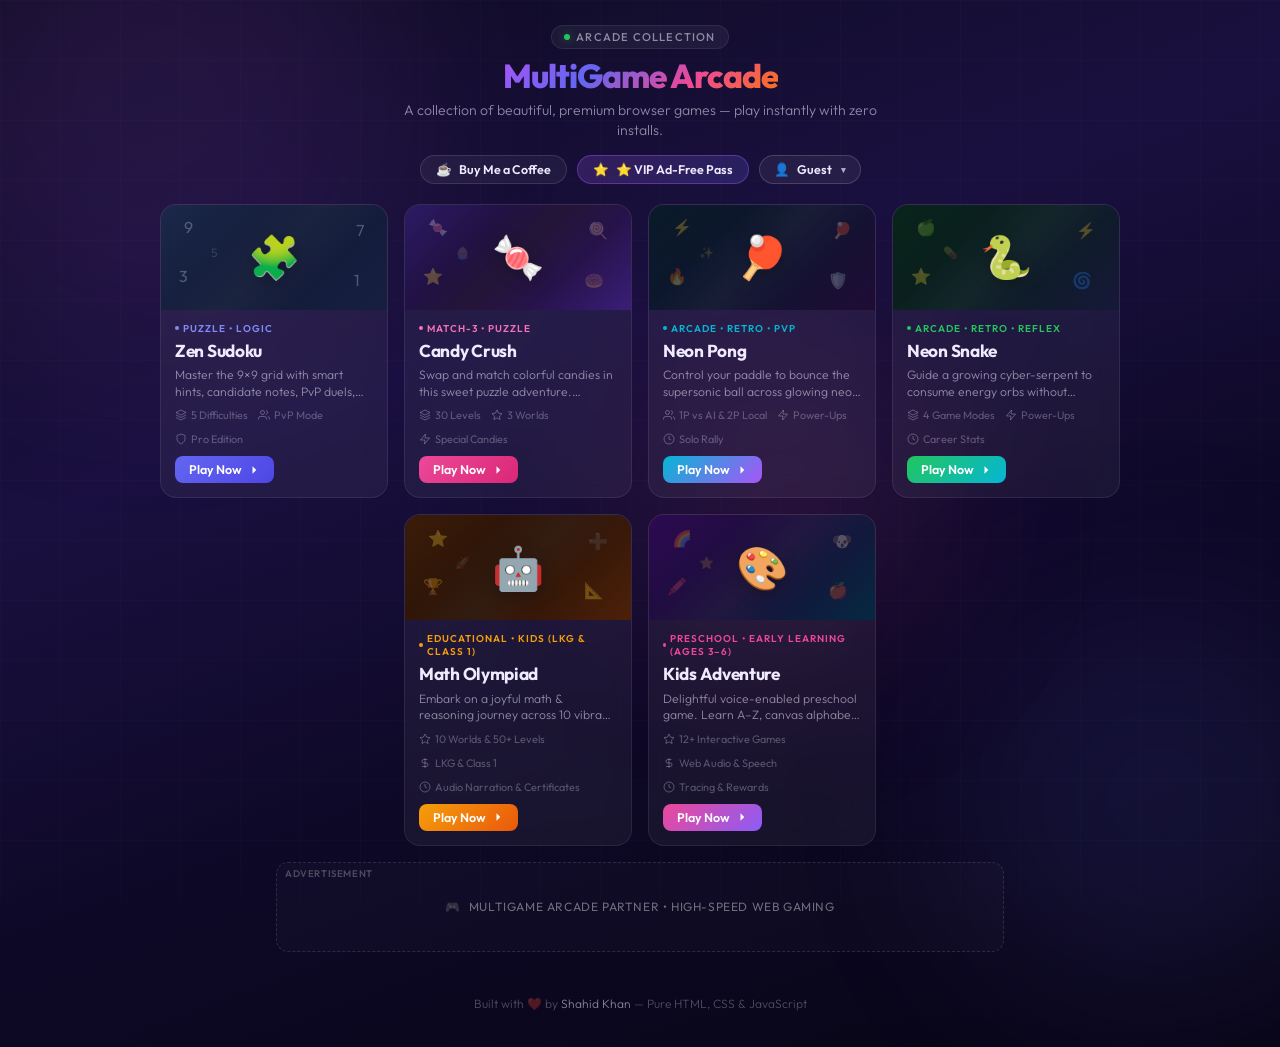
<file: index.html>
<!DOCTYPE html>
<html lang="en">

<head>
  <meta charset="UTF-8" />
  <meta name="viewport" content="width=device-width, initial-scale=1.0" />
  <meta name="description"
    content="MultiGame Arcade — Choose from a collection of beautiful, premium browser games including Zen Sudoku, Candy Crush, Neon Pong, and Neon Snake." />
  <title>MultiGame Arcade — Play Premium Browser Games</title>

  <link rel="preconnect" href="https://fonts.googleapis.com">
  <link rel="preconnect" href="https://fonts.gstatic.com" crossorigin>
  <link
    href="https://fonts.googleapis.com/css2?family=Outfit:wght@300;400;500;600;700;800&family=Fredoka:wght@400;500;600;700&display=swap"
    rel="stylesheet">
  <link rel="stylesheet" href="shared/arcade-ads.css" />

  <style>
    /* ============= Reset & Base ============= */
    *,
    *::before,
    *::after {
      margin: 0;
      padding: 0;
      box-sizing: border-box;
    }

    :root {
      --bg-deep: #0a0a1a;
      --bg-gradient: linear-gradient(160deg, #0e0b1f 0%, #1a1040 35%, #0d0825 65%, #080515 100%);
      --glass: rgba(255, 255, 255, 0.05);
      --glass-border: rgba(255, 255, 255, 0.08);
      --glass-hover: rgba(255, 255, 255, 0.1);
      --text: #f0eaff;
      --text-secondary: rgba(240, 234, 255, 0.55);
      --text-muted: rgba(240, 234, 255, 0.3);
      --accent-1: #a855f7;
      --accent-2: #6366f1;
      --accent-3: #ec4899;
      --font: 'Outfit', sans-serif;
      --font-display: 'Fredoka', sans-serif;
      --ease: cubic-bezier(0.4, 0, 0.2, 1);
      --ease-bounce: cubic-bezier(0.34, 1.56, 0.64, 1);
    }

    html {
      font-size: 16px;
      -webkit-text-size-adjust: 100%;
    }

    body {
      font-family: var(--font);
      background: var(--bg-gradient);
      color: var(--text);
      min-height: 100dvh;
      overflow-x: hidden;
      -webkit-font-smoothing: antialiased;
      display: flex;
      flex-direction: column;
      align-items: center;
      position: relative;
    }

    /* ============= Ambient Background ============= */
    .ambient-orb {
      position: fixed;
      border-radius: 50%;
      filter: blur(100px);
      opacity: 0.12;
      pointer-events: none;
      z-index: 0;
      animation: orbFloat 20s ease-in-out infinite alternate;
    }

    .orb-1 {
      width: 500px;
      height: 500px;
      background: var(--accent-1);
      top: -150px;
      left: -100px;
      animation-delay: 0s;
    }

    .orb-2 {
      width: 400px;
      height: 400px;
      background: var(--accent-2);
      bottom: -100px;
      right: -80px;
      animation-delay: -8s;
    }

    .orb-3 {
      width: 300px;
      height: 300px;
      background: var(--accent-3);
      top: 40%;
      left: 50%;
      animation-delay: -14s;
    }

    @keyframes orbFloat {
      0% {
        transform: translate(0, 0) scale(1);
      }

      33% {
        transform: translate(30px, -20px) scale(1.05);
      }

      66% {
        transform: translate(-20px, 15px) scale(0.95);
      }

      100% {
        transform: translate(10px, -10px) scale(1.02);
      }
    }

    /* Grid pattern overlay */
    .grid-pattern {
      position: fixed;
      inset: 0;
      background-image:
        linear-gradient(rgba(255, 255, 255, 0.015) 1px, transparent 1px),
        linear-gradient(90deg, rgba(255, 255, 255, 0.015) 1px, transparent 1px);
      background-size: 60px 60px;
      pointer-events: none;
      z-index: 0;
    }

    /* ============= Content ============= */
    .content {
      position: relative;
      z-index: 1;
      width: 100%;
      max-width: 1240px;
      padding: 24px 20px 36px;
      display: flex;
      flex-direction: column;
      align-items: center;
    }

    /* ============= Header ============= */
    .header {
      position: relative;
      z-index: 100;
      text-align: center;
      margin-bottom: 20px;
    }

    .header-badge {
      display: inline-flex;
      align-items: center;
      gap: 6px;
      padding: 4px 12px;
      background: var(--glass);
      border: 1px solid var(--glass-border);
      border-radius: 20px;
      font-size: 0.7rem;
      font-weight: 500;
      color: var(--text-secondary);
      letter-spacing: 1.2px;
      text-transform: uppercase;
      margin-bottom: 8px;
      backdrop-filter: blur(8px);
    }

    .header-badge .dot {
      width: 6px;
      height: 6px;
      background: #22c55e;
      border-radius: 50%;
      box-shadow: 0 0 8px rgba(34, 197, 94, 0.5);
      animation: dotPulse 2s ease-in-out infinite;
    }

    @keyframes dotPulse {

      0%,
      100% {
        opacity: 1;
        transform: scale(1);
      }

      50% {
        opacity: 0.6;
        transform: scale(0.8);
      }
    }

    .header h1 {
      font-family: var(--font);
      font-size: clamp(1.6rem, 2.6vw, 2.2rem);
      font-weight: 800;
      line-height: 1.15;
      letter-spacing: -1px;
      margin-bottom: 6px;
    }

    .header h1 .gradient-text {
      background: linear-gradient(135deg, #a855f7, #6366f1, #ec4899, #f97316);
      -webkit-background-clip: text;
      -webkit-text-fill-color: transparent;
      background-clip: text;
    }

    .header p {
      font-size: 0.88rem;
      color: var(--text-secondary);
      font-weight: 300;
      max-width: 480px;
      margin: 0 auto;
      line-height: 1.4;
    }

    /* ============= Game Cards Grid ============= */
    .games-grid {
      display: flex;
      flex-wrap: wrap;
      justify-content: center;
      gap: 16px;
      width: 100%;
    }

    /* ============= Game Card ============= */
    .game-card {
      position: relative;
      display: flex;
      flex-direction: column;
      flex: 0 1 228px;
      width: 228px;
      background: var(--glass);
      border: 1px solid var(--glass-border);
      border-radius: 16px;
      overflow: hidden;
      cursor: pointer;
      text-decoration: none;
      color: inherit;
      transition: all 0.3s var(--ease);
      backdrop-filter: blur(12px);
    }

    .game-card:hover {
      transform: translateY(-5px) scale(1.02);
      border-color: rgba(255, 255, 255, 0.18);
      box-shadow:
        0 14px 36px rgba(0, 0, 0, 0.35),
        0 0 24px var(--card-glow, rgba(168, 85, 247, 0.15));
    }

    .game-card:active {
      transform: translateY(-2px) scale(1.01);
    }

    /* Card preview area */
    .card-preview {
      position: relative;
      height: 105px;
      overflow: hidden;
      display: flex;
      align-items: center;
      justify-content: center;
    }

    .card-preview-bg {
      position: absolute;
      inset: 0;
      opacity: 0.9;
      transition: transform 0.5s var(--ease);
    }

    .game-card:hover .card-preview-bg {
      transform: scale(1.08);
    }

    /* Sudoku card preview */
    .card-sudoku .card-preview-bg {
      background: linear-gradient(135deg, #1a2a4a 0%, #0f1b35 50%, #162040 100%);
    }

    .card-candy .card-preview-bg {
      background: linear-gradient(135deg, #2d1b69 0%, #1a0a2e 50%, #3d1f7c 100%);
    }

    .card-pong .card-preview-bg {
      background: linear-gradient(135deg, #071b26 0%, #0c142b 50%, #1f0b35 100%);
    }

    .card-snake .card-preview-bg {
      background: linear-gradient(135deg, #052614 0%, #081d1e 50%, #151838 100%);
    }

    .card-olympiad .card-preview-bg {
      background: linear-gradient(135deg, #3d1c02 0%, #2b1202 50%, #522204 100%);
    }

    .card-kids-learning .card-preview-bg {
      background: linear-gradient(135deg, #2e0854 0%, #170d38 50%, #032b43 100%);
    }

    .card-preview-icon {
      position: relative;
      z-index: 2;
      font-size: 42px;
      line-height: 1;
      filter: drop-shadow(0 3px 8px rgba(0, 0, 0, 0.35));
      transition: transform 0.35s var(--ease-bounce);
    }

    .game-card:hover .card-preview-icon {
      transform: scale(1.12) rotate(-3deg);
    }

    /* Decorative floating elements in card preview */
    .card-decor {
      position: absolute;
      font-size: 16px;
      opacity: 0.28;
      animation: decorFloat 6s ease-in-out infinite alternate;
      pointer-events: none;
      z-index: 1;
    }

    .card-decor:nth-child(2) {
      top: 12%;
      left: 10%;
      animation-delay: -1s;
    }

    .card-decor:nth-child(3) {
      top: 58%;
      left: 8%;
      animation-delay: -3s;
    }

    .card-decor:nth-child(4) {
      top: 15%;
      right: 10%;
      animation-delay: -2s;
    }

    .card-decor:nth-child(5) {
      top: 62%;
      right: 12%;
      animation-delay: -4s;
    }

    .card-decor:nth-child(6) {
      top: 38%;
      left: 22%;
      animation-delay: -0.5s;
      font-size: 12px;
      opacity: 0.15;
    }

    @keyframes decorFloat {
      0% {
        transform: translateY(0) rotate(0deg);
      }

      100% {
        transform: translateY(-8px) rotate(12deg);
      }
    }

    /* Shimmer overlay on preview */
    .card-preview::after {
      content: '';
      position: absolute;
      inset: 0;
      background: linear-gradient(135deg,
          transparent 30%,
          rgba(255, 255, 255, 0.04) 50%,
          transparent 70%);
      z-index: 3;
    }

    /* Card body */
    .card-body {
      padding: 12px 14px 14px;
      display: flex;
      flex-direction: column;
      gap: 6px;
      flex-grow: 1;
    }

    .card-tag {
      display: inline-flex;
      align-items: center;
      gap: 4px;
      font-size: 0.62rem;
      font-weight: 600;
      letter-spacing: 1px;
      text-transform: uppercase;
      color: var(--tag-color, var(--accent-1));
      width: fit-content;
    }

    .card-tag .tag-dot {
      width: 4px;
      height: 4px;
      border-radius: 50%;
      background: currentColor;
    }

    .card-title {
      font-family: var(--font);
      font-size: 1.08rem;
      font-weight: 700;
      letter-spacing: -0.3px;
      line-height: 1.2;
    }

    .card-desc {
      font-size: 0.76rem;
      color: var(--text-secondary);
      line-height: 1.35;
      font-weight: 300;
      display: -webkit-box;
      -webkit-line-clamp: 2;
      -webkit-box-orient: vertical;
      overflow: hidden;
    }

    .card-meta {
      display: flex;
      gap: 10px;
      margin-top: 2px;
      flex-wrap: wrap;
    }

    .meta-item {
      display: flex;
      align-items: center;
      gap: 4px;
      font-size: 0.68rem;
      color: var(--text-muted);
      font-weight: 400;
    }

    .meta-item svg {
      width: 12px;
      height: 12px;
      stroke: currentColor;
      fill: none;
      stroke-width: 2;
    }

    /* Play button */
    .card-play {
      margin-top: 4px;
      display: inline-flex;
      align-items: center;
      justify-content: center;
      gap: 6px;
      padding: 6px 14px;
      background: var(--play-bg, linear-gradient(135deg, #a855f7, #6366f1));
      border: none;
      border-radius: 8px;
      color: white;
      font-family: var(--font);
      font-size: 0.78rem;
      font-weight: 600;
      cursor: pointer;
      transition: all 0.25s var(--ease);
      width: fit-content;
      pointer-events: none;
      /* Card click handles navigation */
    }

    .card-play svg {
      width: 12px;
      height: 12px;
      fill: currentColor;
      transition: transform 0.2s var(--ease);
    }

    .game-card:hover .card-play {
      box-shadow: 0 4px 14px rgba(168, 85, 247, 0.35);
    }

    .game-card:hover .card-play svg {
      transform: translateX(2px);
    }

    /* Card-specific glow colors */
    .card-sudoku {
      --card-glow: rgba(99, 102, 241, 0.15);
      --tag-color: #818cf8;
      --play-bg: linear-gradient(135deg, #6366f1, #4f46e5);
    }

    .card-candy {
      --card-glow: rgba(236, 72, 153, 0.15);
      --tag-color: #f472b6;
      --play-bg: linear-gradient(135deg, #ec4899, #db2777);
    }

    .card-pong {
      --card-glow: rgba(6, 182, 212, 0.2);
      --tag-color: #06b6d4;
      --play-bg: linear-gradient(135deg, #06b6d4, #a855f7);
    }

    .card-snake {
      --card-glow: rgba(34, 197, 94, 0.2);
      --tag-color: #22c55e;
      --play-bg: linear-gradient(135deg, #22c55e, #06b6d4);
    }

    .card-olympiad {
      --card-glow: rgba(245, 158, 11, 0.25);
      --tag-color: #f59e0b;
      --play-bg: linear-gradient(135deg, #f59e0b, #ea580c);
    }

    .card-kids-learning {
      --card-glow: rgba(236, 72, 153, 0.28);
      --tag-color: #ec4899;
      --play-bg: linear-gradient(135deg, #ec4899, #8b5cf6);
    }

    /* ============= Footer ============= */
    .footer {
      margin-top: 28px;
      text-align: center;
      color: var(--text-muted);
      font-size: 0.75rem;
      font-weight: 300;
    }

    .footer a {
      color: var(--text-secondary);
      text-decoration: none;
      transition: color 0.2s;
    }

    .footer a:hover {
      color: var(--accent-1);
    }

    /* ============= Animations ============= */
    .game-card {
      opacity: 0;
      transform: translateY(20px);
      animation: cardReveal 0.5s var(--ease) forwards;
    }

    .game-card:nth-child(1) {
      animation-delay: 0.08s;
    }

    .game-card:nth-child(2) {
      animation-delay: 0.16s;
    }

    .game-card:nth-child(3) {
      animation-delay: 0.24s;
    }

    .game-card:nth-child(4) {
      animation-delay: 0.32s;
    }

    @keyframes cardReveal {
      to {
        opacity: 1;
        transform: translateY(0);
      }
    }

    .header {
      opacity: 0;
      transform: translateY(16px);
      animation: fadeUp 0.4s var(--ease) 0s forwards;
    }

    @keyframes fadeUp {
      to {
        opacity: 1;
        transform: translateY(0);
      }
    }

    /* ============= Responsive Breakpoints ============= */
    @media (max-width: 1100px) {
      .games-grid {
        gap: 14px;
      }

      .game-card {
        flex: 0 1 210px;
        width: 210px;
      }
    }

    @media (max-width: 768px) {
      .content {
        padding: 16px 12px 24px;
      }

      .header {
        margin-bottom: 14px;
      }

      .header-badge {
        font-size: 0.62rem;
        padding: 3px 10px;
        margin-bottom: 6px;
      }

      .header h1 {
        font-size: 1.4rem;
        margin-bottom: 4px;
      }

      .header p {
        font-size: 0.76rem;
        line-height: 1.35;
      }

      .games-grid {
        gap: 10px;
      }

      .game-card {
        flex: 0 1 calc((100% - 12px) / 2);
        width: calc((100% - 12px) / 2);
        max-width: 200px;
        border-radius: 12px;
      }

      .card-preview {
        height: 72px;
      }

      .card-preview-icon {
        font-size: 30px;
      }

      .card-decor {
        font-size: 11px;
      }

      .card-body {
        padding: 8px 10px 10px;
        gap: 4px;
      }

      .card-tag {
        font-size: 0.55rem;
        letter-spacing: 0.5px;
      }

      .card-title {
        font-size: 0.88rem;
      }

      .card-desc {
        font-size: 0.68rem;
        -webkit-line-clamp: 1;
      }

      .card-meta {
        display: none;
      }

      .card-play {
        padding: 4px 10px;
        font-size: 0.7rem;
        border-radius: 6px;
        gap: 4px;
      }

      .card-play svg {
        width: 10px;
        height: 10px;
      }

      .footer {
        margin-top: 20px;
        font-size: 0.7rem;
      }
    }

    .header-monetization-row {
      display: flex;
      align-items: center;
      justify-content: center;
      gap: 10px;
      margin-top: 14px;
      flex-wrap: wrap;
    }

    .monetize-pill {
      display: inline-flex;
      align-items: center;
      gap: 7px;
      background: rgba(255, 255, 255, 0.05);
      border: 1px solid rgba(255, 255, 255, 0.12);
      border-radius: 999px;
      padding: 6px 15px;
      font-size: 0.78rem;
      font-weight: 600;
      color: var(--text);
      text-decoration: none;
      cursor: pointer;
      transition: all 0.25s var(--ease);
      font-family: var(--font);
    }

    .monetize-pill:hover {
      background: rgba(255, 255, 255, 0.12);
      transform: translateY(-1px);
    }

    .pill-coffee:hover {
      border-color: rgba(251, 191, 36, 0.5);
      box-shadow: 0 4px 14px rgba(251, 191, 36, 0.25);
    }

    .pill-vip {
      background: linear-gradient(135deg, rgba(168, 85, 247, 0.2), rgba(99, 102, 241, 0.2));
      border-color: rgba(168, 85, 247, 0.4);
    }

    .pill-vip:hover {
      box-shadow: 0 4px 14px rgba(168, 85, 247, 0.35);
    }

    /* User Profile Menu Dropdown */
    .user-menu-wrapper {
      position: relative;
      display: inline-block;
      z-index: 1000;
    }

    .pill-user {
      background: rgba(255, 255, 255, 0.06);
      border-color: rgba(255, 255, 255, 0.16);
      padding: 6px 14px;
      user-select: none;
    }

    .pill-user:hover {
      background: rgba(255, 255, 255, 0.12);
      border-color: rgba(255, 255, 255, 0.28);
    }

    .pill-user.pill-admin {
      background: linear-gradient(135deg, rgba(255, 215, 0, 0.15), rgba(245, 158, 11, 0.15));
      border-color: rgba(255, 215, 0, 0.45);
      color: #ffd700;
      box-shadow: 0 0 12px rgba(255, 215, 0, 0.2);
    }

    .user-dropdown-menu {
      position: absolute;
      top: calc(100% + 8px);
      right: 0;
      width: 250px;
      background: rgba(15, 19, 32, 0.95);
      backdrop-filter: blur(16px);
      border: 1px solid rgba(255, 255, 255, 0.12);
      border-radius: 14px;
      padding: 12px;
      box-shadow: 0 15px 35px rgba(0, 0, 0, 0.7), 0 0 20px rgba(0, 240, 255, 0.1);
      z-index: 99999;
      animation: dropdownFade 0.2s ease-out;
      display: flex;
      flex-direction: column;
      gap: 8px;
    }

    .user-dropdown-menu.hidden {
      display: none !important;
    }

    @keyframes dropdownFade {
      from {
        opacity: 0;
        transform: translateY(-6px);
      }

      to {
        opacity: 1;
        transform: translateY(0);
      }
    }

    .user-dropdown-header {
      display: flex;
      align-items: center;
      gap: 10px;
      padding: 6px 8px 10px 8px;
      border-bottom: 1px solid rgba(255, 255, 255, 0.08);
    }

    .user-dropdown-avatar {
      font-size: 24px;
      line-height: 1;
    }

    .user-dropdown-meta {
      display: flex;
      flex-direction: column;
      overflow: hidden;
    }

    .user-dropdown-meta strong {
      font-size: 0.85rem;
      color: #fff;
      white-space: nowrap;
      overflow: hidden;
      text-overflow: ellipsis;
    }

    .badge-role {
      font-size: 0.68rem;
      color: #94a3b8;
    }

    .badge-admin-role {
      color: #ffd700;
      font-weight: 700;
    }

    .user-dropdown-item {
      display: flex;
      align-items: center;
      gap: 10px;
      width: 100%;
      background: transparent;
      border: none;
      border-radius: 8px;
      padding: 9px 10px;
      color: #e2e8f0;
      font-family: inherit;
      font-size: 0.8rem;
      font-weight: 500;
      cursor: pointer;
      text-align: left;
      transition: all 0.2s;
    }

    .user-dropdown-item:hover {
      background: rgba(255, 255, 255, 0.08);
      color: #fff;
    }

    .btn-analytics-item {
      background: rgba(0, 240, 255, 0.08);
      border: 1px solid rgba(0, 240, 255, 0.25);
      color: #00f0ff;
    }

    .btn-analytics-item:hover {
      background: rgba(0, 240, 255, 0.16);
      border-color: #00f0ff;
      color: #fff;
    }

    .item-text {
      flex: 1;
    }

    .item-title {
      font-size: 0.8rem;
      font-weight: 700;
      color: #fff;
    }

    .item-sub {
      font-size: 0.68rem;
      color: #94a3b8;
    }

    .badge-admin {
      font-size: 0.62rem;
      font-weight: 800;
      background: rgba(255, 215, 0, 0.2);
      color: #ffd700;
      border: 1px solid rgba(255, 215, 0, 0.4);
      padding: 2px 5px;
      border-radius: 4px;
      letter-spacing: 0.5px;
    }

    .dropdown-divider {
      height: 1px;
      background: rgba(255, 255, 255, 0.08);
      margin: 2px 0;
    }

    @media (prefers-reduced-motion: reduce) {

      *,
      *::before,
      *::after {
        animation-duration: 0.01ms !important;
        transition-duration: 0.01ms !important;
      }
    }
  </style>
</head>

<body data-arcade-portal="true">

  <!-- Ambient background -->
  <div class="ambient-orb orb-1" aria-hidden="true"></div>
  <div class="ambient-orb orb-2" aria-hidden="true"></div>
  <div class="ambient-orb orb-3" aria-hidden="true"></div>
  <div class="grid-pattern" aria-hidden="true"></div>

  <div class="content">
    <!-- Header -->
    <header class="header">
      <div class="header-badge">
        <span class="dot"></span>
        <span>Arcade Collection</span>
      </div>
      <h1><span class="gradient-text">MultiGame Arcade</span></h1>
      <p>A collection of beautiful, premium browser games — play instantly with zero installs.</p>

      <div class="header-monetization-row">
        <a href="https://buymeacoffee.com/shahid.caps6" target="_blank" rel="noopener" class="monetize-pill pill-coffee"
          id="btn-coffee">
          <span>☕</span>
          <span>Buy Me a Coffee</span>
        </a>
        <button class="monetize-pill pill-vip" id="btn-vip-pass">
          <span>⭐</span>
          <span id="vip-pass-text">VIP Ad-Free Pass</span>
        </button>

        <!-- User Menu (Analytics option strictly visible only to shahid_adm) -->
        <div class="user-menu-wrapper" id="arcade-user-menu-wrap">
          <button class="monetize-pill pill-user" id="btn-user-pill" aria-haspopup="true" aria-expanded="false"
            title="Current Player">
            <span id="user-pill-icon">👤</span>
            <span id="user-pill-name">Guest</span>
            <span style="font-size: 0.7em; opacity: 0.7; margin-left: 2px;">▾</span>
          </button>
          <div class="user-dropdown-menu hidden" id="arcade-user-dropdown">
            <div class="user-dropdown-header">
              <span class="user-dropdown-avatar" id="dropdown-avatar">👤</span>
              <div class="user-dropdown-meta">
                <strong id="dropdown-username">Guest</strong>
                <span id="dropdown-badge" class="badge-role">Standard Player</span>
              </div>
            </div>

            <!-- ANALYTICS: STRICTLY DISPLAYED ONLY IF LOGGED IN AS shahid_adm -->
            <div id="dropdown-analytics-container" class="hidden">
              <button class="user-dropdown-item btn-analytics-item" id="btn-open-analytics-menu">
                <span style="font-size: 1.1rem;">📊</span>
                <div class="item-text">
                  <div class="item-title">Arcade Analytics</div>
                  <div class="item-sub">Game usage & popularity</div>
                </div>
                <span class="badge-admin">ADMIN</span>
              </button>
            </div>

            <div class="dropdown-divider"></div>
            <button class="user-dropdown-item" id="btn-user-auth">
              <span id="user-auth-icon">🔑</span>
              <span id="user-auth-label">Switch / Login User</span>
            </button>
          </div>
        </div>
      </div>
    </header>

    <!-- Game Cards -->
    <div class="games-grid">

      <!-- Zen Sudoku -->
      <a href="sudoku/" class="game-card card-sudoku" id="card-sudoku">
        <div class="card-preview">
          <div class="card-preview-bg"></div>
          <span class="card-decor">9</span>
          <span class="card-decor">3</span>
          <span class="card-decor">7</span>
          <span class="card-decor">1</span>
          <span class="card-decor">5</span>
          <div class="card-preview-icon">🧩</div>
        </div>
        <div class="card-body">
          <span class="card-tag"><span class="tag-dot"></span> Puzzle • Logic</span>
          <h2 class="card-title">Zen Sudoku</h2>
          <p class="card-desc">Master the 9×9 grid with smart hints, candidate notes, PvP duels, and 5 difficulty
            levels. Features ambient audio and career stats.</p>
          <div class="card-meta">
            <span class="meta-item">
              <svg viewBox="0 0 24 24">
                <path d="M12 2L2 7l10 5 10-5-10-5zM2 17l10 5 10-5M2 12l10 5 10-5" />
              </svg>
              5 Difficulties
            </span>
            <span class="meta-item">
              <svg viewBox="0 0 24 24">
                <path d="M17 21v-2a4 4 0 00-4-4H5a4 4 0 00-4 4v2" />
                <circle cx="9" cy="7" r="4" />
                <path d="M23 21v-2a4 4 0 00-3-3.87M16 3.13a4 4 0 010 7.75" />
              </svg>
              PvP Mode
            </span>
            <span class="meta-item">
              <svg viewBox="0 0 24 24">
                <path d="M12 22s8-4 8-10V5l-8-3-8 3v7c0 6 8 10 8 10z" />
              </svg>
              Pro Edition
            </span>
          </div>
          <div class="card-play">
            Play Now
            <svg viewBox="0 0 16 16">
              <path d="M6 3l5 5-5 5V3z" />
            </svg>
          </div>
        </div>
      </a>

      <!-- Candy Crush -->
      <a href="candy-crush/" class="game-card card-candy" id="card-candy">
        <div class="card-preview">
          <div class="card-preview-bg"></div>
          <span class="card-decor">🍬</span>
          <span class="card-decor">⭐</span>
          <span class="card-decor">🍭</span>
          <span class="card-decor">🍩</span>
          <span class="card-decor">🧁</span>
          <div class="card-preview-icon">🍬</div>
        </div>
        <div class="card-body">
          <span class="card-tag"><span class="tag-dot"></span> Match-3 • Puzzle</span>
          <h2 class="card-title">Candy Crush</h2>
          <p class="card-desc">Swap and match colorful candies in this sweet puzzle adventure. Cascade combos, special
            candies, and 30 levels of sugary fun.</p>
          <div class="card-meta">
            <span class="meta-item">
              <svg viewBox="0 0 24 24">
                <path d="M12 2L2 7l10 5 10-5-10-5zM2 17l10 5 10-5M2 12l10 5 10-5" />
              </svg>
              30 Levels
            </span>
            <span class="meta-item">
              <svg viewBox="0 0 24 24">
                <polygon
                  points="12 2 15.09 8.26 22 9.27 17 14.14 18.18 21.02 12 17.77 5.82 21.02 7 14.14 2 9.27 8.91 8.26 12 2" />
              </svg>
              3 Worlds
            </span>
            <span class="meta-item">
              <svg viewBox="0 0 24 24">
                <path d="M13 2L3 14h9l-1 8 10-12h-9l1-8z" />
              </svg>
              Special Candies
            </span>
          </div>
          <div class="card-play">
            Play Now
            <svg viewBox="0 0 16 16">
              <path d="M6 3l5 5-5 5V3z" />
            </svg>
          </div>
        </div>
      </a>

      <!-- Neon Pong -->
      <a href="pong/" class="game-card card-pong" id="card-pong">
        <div class="card-preview">
          <div class="card-preview-bg"></div>
          <span class="card-decor">⚡</span>
          <span class="card-decor">🔥</span>
          <span class="card-decor">🏓</span>
          <span class="card-decor">🛡️</span>
          <span class="card-decor">✨</span>
          <div class="card-preview-icon">🏓</div>
        </div>
        <div class="card-body">
          <span class="card-tag"><span class="tag-dot"></span> Arcade • Retro • PvP</span>
          <h2 class="card-title">Neon Pong</h2>
          <p class="card-desc">Control your paddle to bounce the supersonic ball across glowing neon arenas. Solo vs 4
            AI difficulties, 2-player local battle, and solo target rally with power-ups.</p>
          <div class="card-meta">
            <span class="meta-item">
              <svg viewBox="0 0 24 24">
                <path d="M17 21v-2a4 4 0 00-4-4H5a4 4 0 00-4 4v2" />
                <circle cx="9" cy="7" r="4" />
                <path d="M23 21v-2a4 4 0 00-3-3.87M16 3.13a4 4 0 010 7.75" />
              </svg>
              1P vs AI & 2P Local
            </span>
            <span class="meta-item">
              <svg viewBox="0 0 24 24">
                <polygon points="13 2 3 14 12 14 11 22 21 10 12 10 13 2" />
              </svg>
              Power-Ups
            </span>
            <span class="meta-item">
              <svg viewBox="0 0 24 24">
                <circle cx="12" cy="12" r="10" />
                <path d="M12 6v6l4 2" />
              </svg>
              Solo Rally
            </span>
          </div>
          <div class="card-play">
            Play Now
            <svg viewBox="0 0 16 16">
              <path d="M6 3l5 5-5 5V3z" />
            </svg>
          </div>
        </div>
      </a>

      <!-- Neon Snake -->
      <a href="snake/" class="game-card card-snake" id="card-snake">
        <div class="card-preview">
          <div class="card-preview-bg"></div>
          <span class="card-decor">🍏</span>
          <span class="card-decor">⭐</span>
          <span class="card-decor">⚡</span>
          <span class="card-decor">🌀</span>
          <span class="card-decor">💊</span>
          <div class="card-preview-icon">🐍</div>
        </div>
        <div class="card-body">
          <span class="card-tag"><span class="tag-dot"></span> Arcade • Retro • Reflex</span>
          <h2 class="card-title">Neon Snake</h2>
          <p class="card-desc">Guide a growing cyber-serpent to consume energy orbs without crashing into walls or
            itself. Features 4 game modes, power-ups, maze obstacles, and synthesized audio.</p>
          <div class="card-meta">
            <span class="meta-item">
              <svg viewBox="0 0 24 24">
                <path d="M12 2L2 7l10 5 10-5-10-5zM2 17l10 5 10-5M2 12l10 5 10-5" />
              </svg>
              4 Game Modes
            </span>
            <span class="meta-item">
              <svg viewBox="0 0 24 24">
                <polygon points="13 2 3 14 12 14 11 22 21 10 12 10 13 2" />
              </svg>
              Power-Ups
            </span>
            <span class="meta-item">
              <svg viewBox="0 0 24 24">
                <circle cx="12" cy="12" r="10" />
                <path d="M12 6v6l4 2" />
              </svg>
              Career Stats
            </span>
          </div>
          <div class="card-play">
            Play Now
            <svg viewBox="0 0 16 16">
              <path d="M6 3l5 5-5 5V3z" />
            </svg>
          </div>
        </div>
      </a>

      <!-- Math Olympiad Adventure -->
      <a href="math-olympiad/" class="game-card card-olympiad" id="card-olympiad">
        <div class="card-preview">
          <div class="card-preview-bg"></div>
          <span class="card-decor">⭐</span>
          <span class="card-decor">🏆</span>
          <span class="card-decor">➕</span>
          <span class="card-decor">📐</span>
          <span class="card-decor">🚀</span>
          <div class="card-preview-icon">🤖</div>
        </div>
        <div class="card-body">
          <span class="card-tag"><span class="tag-dot"></span> Educational • Kids (LKG & Class 1)</span>
          <h2 class="card-title">Math Olympiad</h2>
          <p class="card-desc">Embark on a joyful math & reasoning journey across 10 vibrant worlds. Features voice
            narration, animated mascots, 250+ challenges, daily quests, and official printable certificates.</p>
          <div class="card-meta">
            <span class="meta-item">
              <svg viewBox="0 0 24 24">
                <polygon
                  points="12 2 15.09 8.26 22 9.27 17 14.14 18.18 21.02 12 17.77 5.82 21.02 7 14.14 2 9.27 8.91 8.26 12 2" />
              </svg>
              10 Worlds & 50+ Levels
            </span>
            <span class="meta-item">
              <svg viewBox="0 0 24 24">
                <path d="M12 2v20M17 5H9.5a3.5 3.5 0 0 0 0 7h5a3.5 3.5 0 0 1 0 7H6" />
              </svg>
              LKG & Class 1
            </span>
            <span class="meta-item">
              <svg viewBox="0 0 24 24">
                <circle cx="12" cy="12" r="10" />
                <path d="M12 6v6l4 2" />
              </svg>
              Audio Narration & Certificates
            </span>
          </div>
          <div class="card-play">
            Play Now
            <svg viewBox="0 0 16 16">
              <path d="M6 3l5 5-5 5V3z" />
            </svg>
          </div>
        </div>
      </a>

      <!-- Kids Learning Adventure -->
      <a href="kids-learning/" class="game-card card-kids-learning" id="card-kids-learning">
        <div class="card-preview">
          <div class="card-preview-bg"></div>
          <span class="card-decor">🌈</span>
          <span class="card-decor">🖍️</span>
          <span class="card-decor">🐶</span>
          <span class="card-decor">🍎</span>
          <span class="card-decor">⭐</span>
          <div class="card-preview-icon">🎨</div>
        </div>
        <div class="card-body">
          <span class="card-tag"><span class="tag-dot"></span> Preschool • Early Learning (Ages 3–6)</span>
          <h2 class="card-title">Kids Adventure</h2>
          <p class="card-desc">Delightful voice-enabled preschool game. Learn A–Z, canvas alphabet tracing, 3-letter
            words, animal sounds, fruits, vegetables, colors, numbers, shapes, matching pairs, and daily challenges.</p>
          <div class="card-meta">
            <span class="meta-item">
              <svg viewBox="0 0 24 24">
                <polygon
                  points="12 2 15.09 8.26 22 9.27 17 14.14 18.18 21.02 12 17.77 5.82 21.02 7 14.14 2 9.27 8.91 8.26 12 2" />
              </svg>
              12+ Interactive Games
            </span>
            <span class="meta-item">
              <svg viewBox="0 0 24 24">
                <path d="M12 2v20M17 5H9.5a3.5 3.5 0 0 0 0 7h5a3.5 3.5 0 0 1 0 7H6" />
              </svg>
              Web Audio & Speech
            </span>
            <span class="meta-item">
              <svg viewBox="0 0 24 24">
                <circle cx="12" cy="12" r="10" />
                <path d="M12 6v6l4 2" />
              </svg>
              Tracing & Rewards
            </span>
          </div>
          <div class="card-play">
            Play Now
            <svg viewBox="0 0 16 16">
              <path d="M6 3l5 5-5 5V3z" />
            </svg>
          </div>
        </div>
      </a>

    </div>

    <!-- Responsive Banner Slot -->
    <div class="arcade-banner-slot" id="arcade-home-banner">
      <div style="display: flex; align-items: center; gap: 8px;">
        <span>🎮</span>
        <span>MultiGame Arcade Partner • High-Speed Web Gaming</span>
      </div>
    </div>

    <!-- Footer -->
    <footer class="footer">
      <p>Built with ❤️ by <a href="https://github.com/TechyShahid" target="_blank">Shahid Khan</a> — Pure HTML, CSS &
        JavaScript</p>
    </footer>
  </div>

  <!-- VIP Pass Modal -->
  <div id="modal-vip" class="arcade-reward-prompt-modal hidden">
    <div class="arcade-reward-card">
      <div class="arcade-reward-icon">⭐</div>
      <h3 class="arcade-reward-title">MultiGame VIP Pass</h3>
      <p class="arcade-reward-desc">Enjoy an ad-free arcade experience, unlimited Sudoku hints, and instant bonus
        revives across all games.</p>
      <div class="arcade-reward-actions">
        <button class="arcade-reward-btn-watch" id="btn-toggle-vip">⭐ Toggle VIP Mode</button>
        <button class="arcade-reward-btn-cancel" id="btn-close-vip">Close</button>
      </div>
    </div>
  </div>

  <script src="shared/arcade-ads.js"></script>
  <script src="shared/arcade-fullscreen.js"></script>
  <script src="shared/arcade-analytics.js"></script>
  <script>
    (function () {
      const btnVip = document.getElementById('btn-vip-pass');
      const modalVip = document.getElementById('modal-vip');
      const btnCloseVip = document.getElementById('btn-close-vip');
      const btnToggleVip = document.getElementById('btn-toggle-vip');
      const vipText = document.getElementById('vip-pass-text');

      function updateVipUI() {
        const isVip = window.ArcadeAds && window.ArcadeAds.isAdFree();
        if (vipText) vipText.textContent = isVip ? '⭐ VIP Active (Ad-Free)' : '⭐ VIP Ad-Free Pass';
        if (btnToggleVip) btnToggleVip.textContent = isVip ? 'Disable VIP (Enable Ads)' : '⭐ Activate Free VIP Preview';
      }

      btnVip?.addEventListener('click', () => {
        updateVipUI();
        modalVip?.classList.remove('hidden');
      });

      btnCloseVip?.addEventListener('click', () => {
        modalVip?.classList.add('hidden');
      });

      btnToggleVip?.addEventListener('click', () => {
        if (window.ArcadeAds) {
          const current = window.ArcadeAds.isAdFree();
          window.ArcadeAds.setAdFree(!current);
          updateVipUI();
        }
      });

      updateVipUI();
    })();
  </script>
</body>

</html>
</file>
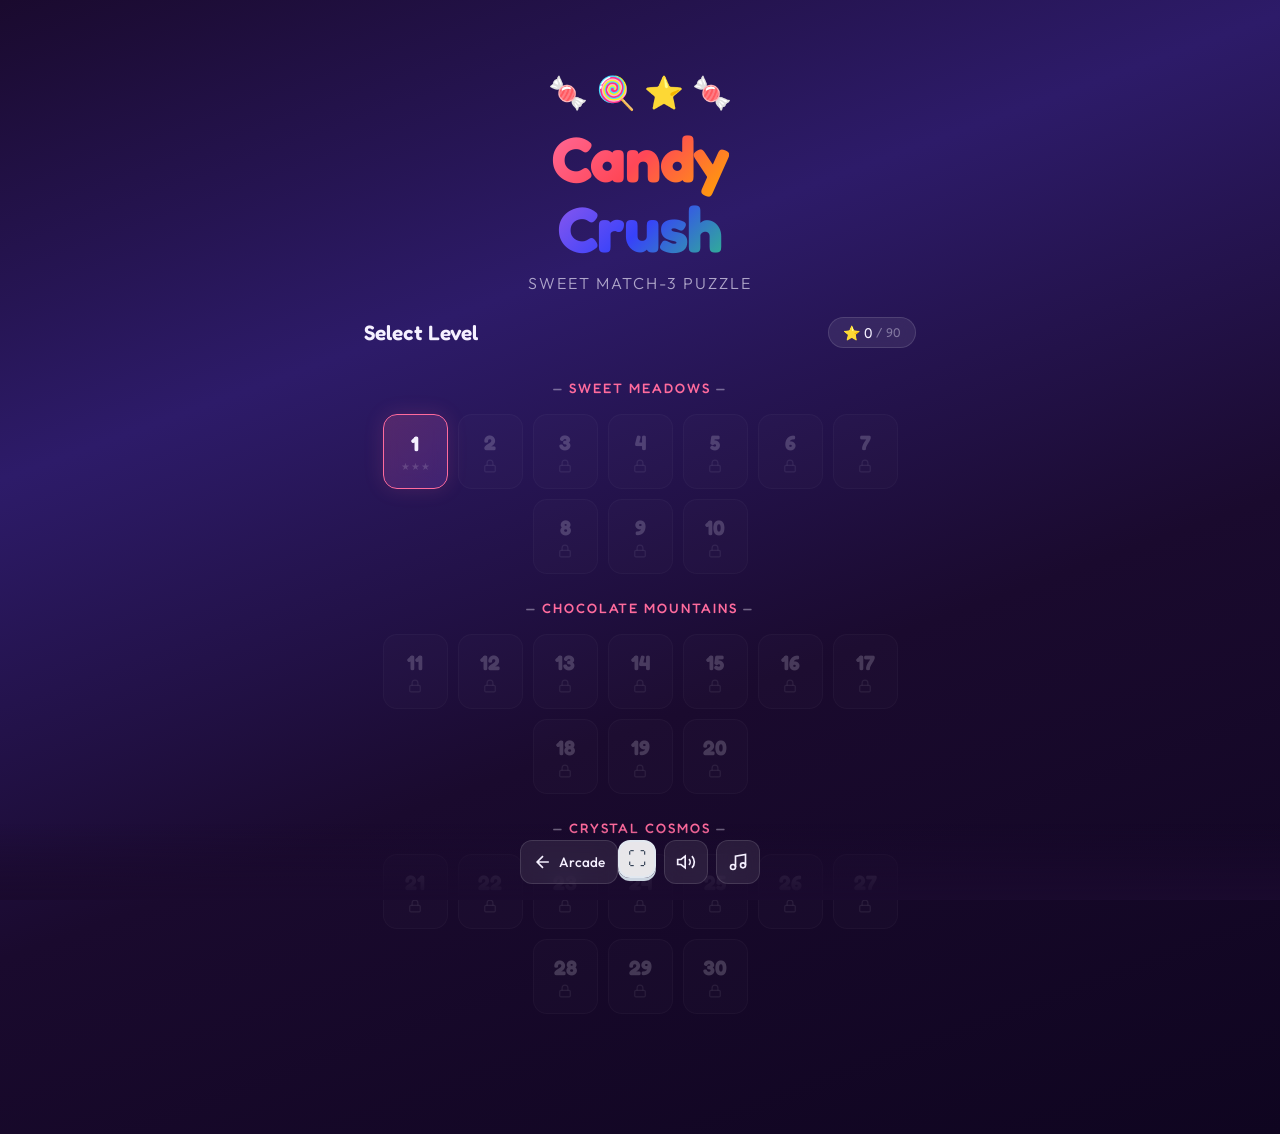
<file: candy-crush/index.html>
<!DOCTYPE html>
<html lang="en">
<head>
  <meta charset="UTF-8" />
  <meta name="viewport" content="width=device-width, initial-scale=1.0, maximum-scale=1.0, user-scalable=no" />
  <meta name="description" content="Candy Crush — A beautiful match-3 puzzle game with special candies, cascading combos, and 30 levels of sugary fun." />
  <title>Candy Crush — Sweet Match-3 Puzzle</title>

  <!-- Google Fonts -->
  <link rel="preconnect" href="https://fonts.googleapis.com">
  <link rel="preconnect" href="https://fonts.gstatic.com" crossorigin>
  <link href="https://fonts.googleapis.com/css2?family=Fredoka:wght@400;500;600;700&family=Outfit:wght@300;400;500;600;700&display=swap" rel="stylesheet">

  <link rel="stylesheet" href="style.css" />
  <link rel="stylesheet" href="../shared/arcade-ads.css" />
  <link rel="stylesheet" href="../shared/arcade-fullscreen.css" />
</head>
<body>
  <!-- Background candy particles -->
  <div id="bg-particles" class="bg-particles" aria-hidden="true"></div>

  <!-- Screen flash overlay -->
  <div id="screen-flash-overlay"></div>

  <div class="app-wrapper">

    <!-- ======================== -->
    <!-- SCREEN: Start / Level Map -->
    <!-- ======================== -->
    <div id="screen-start" class="screen screen-active">
      <div class="start-container">
        <div class="logo-section">
          <div class="logo-candy-wrapper">
            <span class="logo-candy c0">🍬</span>
            <span class="logo-candy c1">🍭</span>
            <span class="logo-candy c2">⭐</span>
            <span class="logo-candy c3">🍬</span>
          </div>
          <h1 class="game-title">
            <span class="title-candy">Candy</span>
            <span class="title-crush">Crush</span>
          </h1>
          <p class="game-subtitle">Sweet Match-3 Puzzle</p>
        </div>

        <div class="level-map-section">
          <div class="level-map-header">
            <h2>Select Level</h2>
            <div class="total-stars-badge">
              <span class="star-icon">⭐</span>
              <span id="total-stars-count">0</span>
              <span class="star-max">/ 90</span>
            </div>
          </div>

          <div id="level-map" class="level-map">
            <!-- Level buttons rendered by JS -->
          </div>
        </div>

        <div class="start-footer">
          <a href="../" class="icon-btn" title="Back to MultiGame Arcade" aria-label="Back to Arcade" style="text-decoration: none; color: inherit; display: inline-flex; align-items: center; justify-content: center; gap: 6px; padding: 0 12px; width: auto; font-size: 0.85rem; font-weight: 500;">
            <svg viewBox="0 0 24 24" width="18" height="18" fill="none" stroke="currentColor" stroke-width="2">
              <path d="M19 12H5M12 19l-7-7 7-7"/>
            </svg>
            <span>Arcade</span>
          </a>
          <div class="sound-toggles">
            <button class="icon-btn btn-arcade-fullscreen" title="Toggle Fullscreen Mode" aria-label="Toggle Fullscreen Mode">⛶</button>
            <button id="btn-sfx-toggle" class="icon-btn" aria-label="Toggle sound effects" title="Sound Effects">
              <svg viewBox="0 0 24 24" fill="none" stroke="currentColor" stroke-width="2">
                <path d="M11 5L6 9H2v6h4l5 4V5z"></path>
                <path d="M19.07 4.93a10 10 0 010 14.14M15.54 8.46a5 5 0 010 7.07"></path>
              </svg>
            </button>
            <button id="btn-music-toggle" class="icon-btn" aria-label="Toggle music" title="Music">
              <svg viewBox="0 0 24 24" fill="none" stroke="currentColor" stroke-width="2">
                <path d="M9 18V5l12-2v13"></path>
                <circle cx="6" cy="18" r="3"></circle>
                <circle cx="18" cy="16" r="3"></circle>
              </svg>
            </button>
          </div>
        </div>
      </div>
    </div>

    <!-- ======================== -->
    <!-- SCREEN: Game Board -->
    <!-- ======================== -->
    <div id="screen-game" class="screen">
      <!-- Game Header / HUD -->
      <header class="game-header">
        <a href="../" class="icon-btn" title="Exit to MultiGame Arcade" aria-label="Exit to Arcade" style="text-decoration: none; color: inherit; display: inline-flex; align-items: center; justify-content: center; font-size: 1.1rem;">🎮</a>
        <button id="btn-back" class="icon-btn" aria-label="Back to levels" title="Back to Levels">
          <svg viewBox="0 0 24 24" fill="none" stroke="currentColor" stroke-width="2">
            <path d="M19 12H5M12 19l-7-7 7-7"></path>
          </svg>
        </button>
        <button class="icon-btn btn-arcade-fullscreen" title="Toggle Fullscreen Mode" aria-label="Toggle Fullscreen Mode">⛶</button>

        <div class="hud-bar">
          <div class="hud-item hud-level">
            <span class="hud-label" id="level-number">Level 1</span>
            <span class="hud-value" id="level-name">Sweet Start</span>
          </div>

          <div class="hud-item hud-score">
            <span class="hud-label">Score</span>
            <span class="hud-value" id="score-value">0</span>
          </div>

          <div class="hud-item hud-moves">
            <span class="hud-label">Moves</span>
            <span class="hud-value" id="moves-value">30</span>
          </div>

          <div class="hud-item hud-target">
            <span class="hud-label">Target</span>
            <span class="hud-value" id="target-value">1000</span>
          </div>
        </div>
      </header>

      <!-- Progress Bar -->
      <div class="progress-container">
        <div class="progress-track">
          <div class="progress-fill" id="progress-fill"></div>
          <div class="progress-star progress-star-1">⭐</div>
          <div class="progress-star progress-star-2">⭐</div>
          <div class="progress-star progress-star-3">⭐</div>
        </div>
      </div>

      <!-- Combo Text -->
      <div id="combo-text" class="combo-text" aria-hidden="true"></div>

      <!-- Game Board -->
      <div class="board-wrapper">
        <div id="game-board" class="game-board"></div>
      </div>

      <!-- Shuffle hint -->
      <div id="shuffle-msg" class="shuffle-msg hidden">
        <span>No moves available!</span>
        <button id="btn-shuffle" class="btn btn-glow">Shuffle Board</button>
      </div>
    </div>

    <!-- ======================== -->
    <!-- MODAL: Level Complete -->
    <!-- ======================== -->
    <div id="modal-victory" class="modal-overlay">
      <div class="modal glass-panel modal-victory">
        <div class="confetti-container" id="confetti-container"></div>
        <h2 class="modal-title victory-title">Level Complete!</h2>
        <div id="victory-stars" class="victory-stars"></div>
        <div class="victory-score">
          <span class="label">Score</span>
          <span class="value" id="victory-score">0</span>
        </div>
        <div class="modal-actions">
          <button id="btn-next-level" class="btn btn-primary btn-glow">Next Level</button>
          <button id="btn-victory-replay" class="btn btn-secondary">Replay</button>
          <button id="btn-victory-menu" class="btn btn-ghost">Levels</button>
          <a href="../" class="btn btn-ghost" style="text-decoration: none; display: inline-flex; align-items: center; justify-content: center; gap: 6px;">🎮 Exit to Arcade</a>
        </div>
      </div>
    </div>

    <!-- ======================== -->
    <!-- MODAL: Game Over -->
    <!-- ======================== -->
    <div id="modal-gameover" class="modal-overlay">
      <div class="modal glass-panel modal-gameover">
        <h2 class="modal-title gameover-title">Out of Moves!</h2>
        <p class="gameover-subtitle">So close! Try again?</p>
        <div class="gameover-score">
          <span class="label">Score</span>
          <span class="value" id="gameover-score">0</span>
        </div>
        <div class="modal-actions">
          <button id="btn-gameover-ad-moves" class="btn btn-primary btn-glow" style="background: linear-gradient(135deg, #a855f7, #ec4899); margin-bottom: 8px;">🎁 Watch Ad for +5 Moves</button>
          <button id="btn-gameover-retry" class="btn btn-secondary">Try Again</button>
          <button id="btn-gameover-menu" class="btn btn-ghost">Levels</button>
          <a href="../" class="btn btn-ghost" style="text-decoration: none; display: inline-flex; align-items: center; justify-content: center; gap: 6px;">🎮 Exit to Arcade</a>
        </div>
      </div>
    </div>

  </div>

  <!-- App Script -->
  <script src="../shared/arcade-ads.js"></script>
  <script src="../shared/arcade-fullscreen.js"></script>
  <script src="../shared/arcade-analytics.js"></script>
  <script type="module" src="js/app.js"></script>
</body>
</html>
</file>
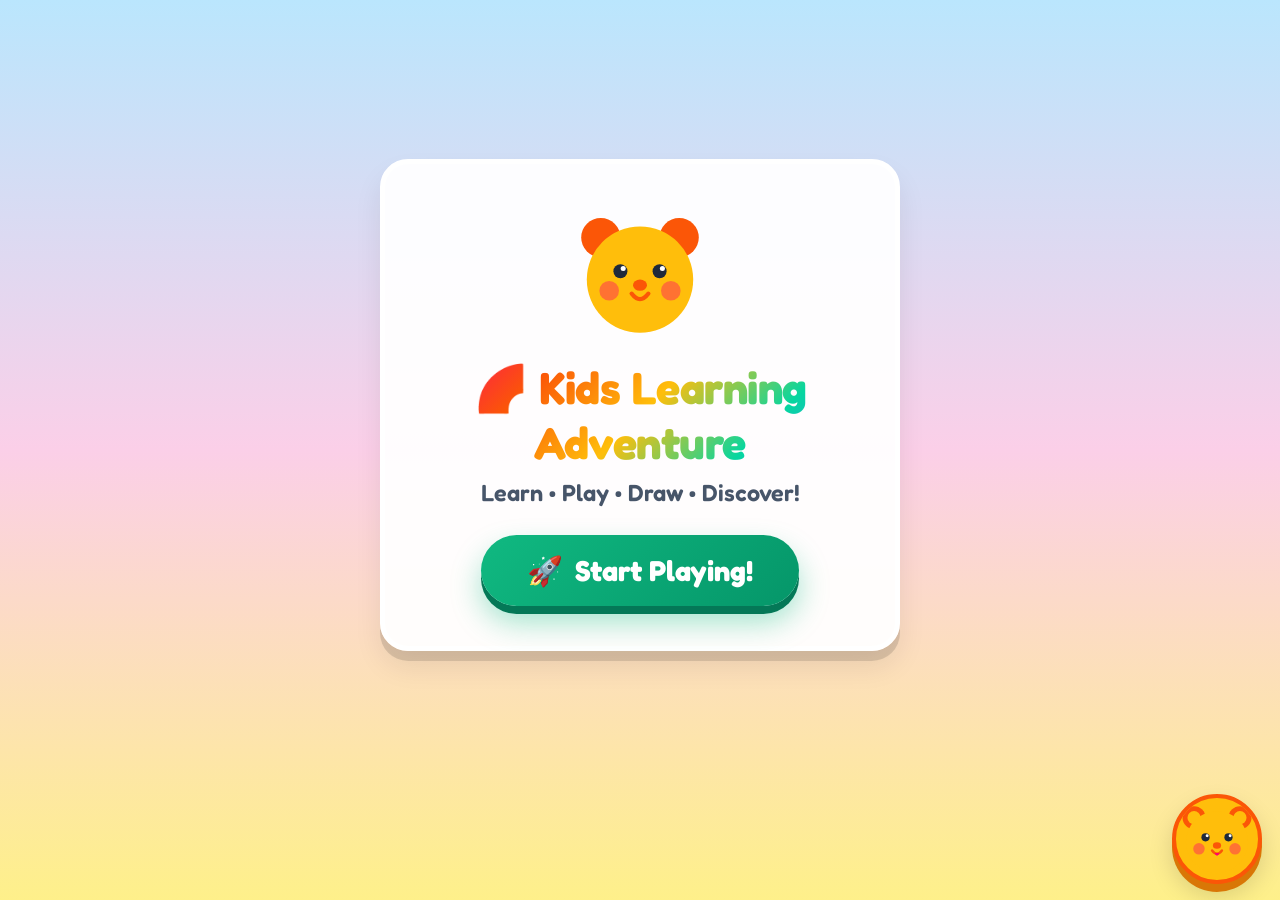
<file: kids-learning/index.html>
<!DOCTYPE html>
<html lang="en">
<head>
  <meta charset="UTF-8" />
  <meta name="viewport" content="width=device-width, initial-scale=1.0, maximum-scale=1.0, user-scalable=no" />
  <meta name="description" content="Kids Learning Adventure — Colorful, voice-enabled preschool educational game for children aged 3–6 years." />
  <title>Kids Learning Adventure 🌈 Learn • Play • Draw • Discover!</title>

  <!-- Google Fonts: Fredoka & Quicksand -->
  <link rel="preconnect" href="https://fonts.googleapis.com">
  <link rel="preconnect" href="https://fonts.gstatic.com" crossorigin>
  <link href="https://fonts.googleapis.com/css2?family=Fredoka:wght@400;500;600;700&family=Quicksand:wght@500;600;700;800&display=swap" rel="stylesheet">

  <link rel="stylesheet" href="style.css" />
  <link rel="stylesheet" href="../shared/arcade-fullscreen.css" onerror="this.remove()" />
</head>
<body>

  <!-- Sky Decoration: Floating Clouds -->
  <div class="sky-bg-decoration">
    <div class="cloud cloud-1"></div>
    <div class="cloud cloud-2"></div>
    <div class="cloud cloud-3"></div>
  </div>

  <!-- Confetti Canvas Overlay -->
  <canvas id="confetti-canvas"></canvas>

  <!-- Badge Toast Notification (Compact, Auto-dismissing, tap to close) -->
  <div id="badge-toast" class="badge-toast" title="Tap to close">
    <span id="badge-toast-icon" class="badge-toast-icon">🏆</span>
    <div class="badge-toast-body">
      <h4 id="badge-toast-title">Badge Unlocked!</h4>
      <p id="badge-toast-desc">Great job on your learning adventure!</p>
    </div>
    <button class="btn-toast-close" id="btn-toast-close" aria-label="Close notification">✕</button>
  </div>

  <!-- Global Header -->
  <header id="global-header" class="global-header" style="display:none;">
    <div class="header-left">
      <a href="../" class="header-btn btn-arcade-exit" id="btn-arcade-exit" title="Exit to Arcade">
        <span class="btn-icon">🎮</span>
        <span class="btn-text">Arcade</span>
      </a>
      <button class="header-btn btn-nav-home" id="btn-header-home" title="Go to Home Screen">
        <span class="btn-icon">🏠</span>
        <span class="btn-text">Home</span>
      </button>
      <button class="header-btn btn-nav-back" id="btn-header-back" title="Go Back">
        <span class="btn-icon">⬅️</span>
        <span class="btn-text">Back</span>
      </button>
    </div>

    <div class="header-right">
      <div class="header-star-chip" id="header-star-chip" title="My Rewards & Stars">
        <span>⭐</span>
        <span class="stat-star-count">0</span>
      </div>
      <button class="btn-toggle-audio active" id="btn-toggle-voice" title="Toggle Voice Narration">
        <span class="btn-icon">🗣️</span>
        <span class="btn-text">Voice</span>
      </button>
      <button class="btn-toggle-audio" id="btn-choose-voice" title="Choose Friendly Voice">
        <span class="btn-icon">🎙️</span>
        <span class="btn-text">Voices</span>
      </button>
      <button class="btn-toggle-audio active" id="btn-toggle-sound" title="Toggle Sound FX">
        <span class="btn-icon">🔔</span>
        <span class="btn-text">Sounds</span>
      </button>
      <button class="header-btn btn-parent-zone" id="btn-open-parent-zone" title="Parent Zone">
        <span class="btn-icon">👨‍👩‍👧</span>
        <span class="btn-text">Parents</span>
      </button>
    </div>
  </header>

  <!-- Mascot "Buddy" Widget -->
  <aside class="mascot-container" id="mascot-container">
    <div class="mascot-bubble" id="mascot-bubble">Hi! Let's learn and play! 🌈</div>
    <div class="mascot-avatar" id="mascot-buddy" title="Buddy the Mascot">
      <svg class="buddy-svg" viewBox="0 0 100 100">
        <!-- Ears -->
        <circle cx="22" cy="24" r="14" fill="#FB5607" />
        <circle cx="22" cy="24" r="8" fill="#FFBE0B" />
        <circle cx="78" cy="24" r="14" fill="#FB5607" />
        <circle cx="78" cy="24" r="8" fill="#FFBE0B" />
        <!-- Head -->
        <circle cx="50" cy="54" r="38" fill="#FFBE0B" />
        <!-- Cheeks -->
        <circle cx="28" cy="62" r="7" fill="#FF006E" opacity="0.4" />
        <circle cx="72" cy="62" r="7" fill="#FF006E" opacity="0.4" />
        <!-- Eyes -->
        <circle cx="36" cy="48" r="5" fill="#1E293B" />
        <circle cx="38" cy="46" r="1.8" fill="#ffffff" />
        <circle cx="64" cy="48" r="5" fill="#1E293B" />
        <circle cx="66" cy="46" r="1.8" fill="#ffffff" />
        <!-- Cute Nose & Smile -->
        <ellipse cx="50" cy="58" rx="5" ry="4" fill="#FB5607" />
        <path d="M 44 64 Q 50 72 56 64" stroke="#FB5607" stroke-width="3" fill="none" stroke-linecap="round" />
        <!-- Tongue -->
        <path d="M 47 67 Q 50 74 53 67 Z" fill="#FF006E" />
      </svg>
    </div>
  </aside>

  <!-- =============================================================
       SCREENS
       ============================================================= -->

  <!-- 1. SPLASH SCREEN -->
  <section class="app-screen" id="screen-splash">
    <div class="splash-logo-card">
      <div class="splash-mascot-img">
        <svg viewBox="0 0 100 100" style="width:100%;height:100%;">
          <circle cx="22" cy="24" r="14" fill="#FB5607" />
          <circle cx="78" cy="24" r="14" fill="#FB5607" />
          <circle cx="50" cy="54" r="38" fill="#FFBE0B" />
          <circle cx="28" cy="62" r="7" fill="#FF006E" opacity="0.4" />
          <circle cx="72" cy="62" r="7" fill="#FF006E" opacity="0.4" />
          <circle cx="36" cy="48" r="5" fill="#1E293B" />
          <circle cx="38" cy="46" r="1.8" fill="#ffffff" />
          <circle cx="64" cy="48" r="5" fill="#1E293B" />
          <circle cx="66" cy="46" r="1.8" fill="#ffffff" />
          <ellipse cx="50" cy="58" rx="5" ry="4" fill="#FB5607" />
          <path d="M 44 64 Q 50 72 56 64" stroke="#FB5607" stroke-width="3" fill="none" stroke-linecap="round" />
        </svg>
      </div>
      <h1 class="splash-title">🌈 Kids Learning Adventure</h1>
      <p class="splash-subtitle">Learn • Play • Draw • Discover!</p>
      <button class="btn-big-play" id="btn-splash-start">
        <span>🚀</span>
        <span>Start Playing!</span>
      </button>
    </div>
  </section>

  <!-- 2. HOME SCREEN -->
  <section class="app-screen" id="screen-home">
    <div class="home-hero">
      <h1 class="home-title">🌈 Kids Learning Adventure</h1>
      <p class="home-subtitle">Learn • Play • Draw • Discover!</p>
    </div>

    <!-- Daily Challenge Banner -->
    <div class="daily-challenge-banner" id="btn-daily-challenge">
      <div class="daily-banner-info">
        <h3>🌟 Today's 5-Mission Challenge</h3>
        <p>Complete 5 fun preschool activities and win +10 Stars!</p>
      </div>
      <button class="btn-play-daily">Play Now ⭐</button>
    </div>

    <!-- 13 Fun Categories Grid -->
    <div class="category-grid">
      <!-- 1. Learn ABC -->
      <div class="category-card card-abc" data-route="screen-learn-abc">
        <div class="category-icon-wrap">✏️</div>
        <h3 class="category-name">Learn ABC</h3>
        <p class="category-desc">A–Z with pictures & voice</p>
      </div>

      <!-- 2. Draw ABC -->
      <div class="category-card card-draw" data-route="screen-draw-abc">
        <div class="category-icon-wrap">🖍️</div>
        <h3 class="category-name">Draw ABC</h3>
        <p class="category-desc">Trace letters on canvas</p>
      </div>

      <!-- 3. 3 Letter Words -->
      <div class="category-card card-words" data-route="screen-words">
        <div class="category-icon-wrap">🔤</div>
        <h3 class="category-name">3 Letter Words</h3>
        <p class="category-desc">CAT, DOG, SUN & trace</p>
      </div>

      <!-- 4. Animals -->
      <div class="category-card card-animals" data-route="screen-quiz" data-quiz-category="animals">
        <div class="category-icon-wrap">🐶</div>
        <h3 class="category-name">Animals</h3>
        <p class="category-desc">Identify 15+ cute animals</p>
      </div>

      <!-- 5. Animal Sounds -->
      <div class="category-card card-sounds" data-route="screen-animal-sounds">
        <div class="category-icon-wrap">🔊</div>
        <h3 class="category-name">Animal Sounds</h3>
        <p class="category-desc">Listen and guess who made it</p>
      </div>

      <!-- 6. Fruits -->
      <div class="category-card card-fruits" data-route="screen-quiz" data-quiz-category="fruits">
        <div class="category-icon-wrap">🍎</div>
        <h3 class="category-name">Fruits</h3>
        <p class="category-desc">Yummy apples, bananas, mangoes</p>
      </div>

      <!-- 7. Vegetables -->
      <div class="category-card card-veggies" data-route="screen-quiz" data-quiz-category="vegetables">
        <div class="category-icon-wrap">🥕</div>
        <h3 class="category-name">Vegetables</h3>
        <p class="category-desc">Healthy carrots, corn, peas</p>
      </div>

      <!-- 8. Colors -->
      <div class="category-card card-colors" data-route="screen-quiz" data-quiz-category="colors">
        <div class="category-icon-wrap">🎨</div>
        <h3 class="category-name">Colors</h3>
        <p class="category-desc">Red, Blue, Yellow, Green & more</p>
      </div>

      <!-- 9. Numbers -->
      <div class="category-card card-numbers" data-route="screen-numbers">
        <div class="category-icon-wrap">🔢</div>
        <h3 class="category-name">Numbers</h3>
        <p class="category-desc">Count stars & solve 1–20</p>
      </div>

      <!-- 10. Shapes -->
      <div class="category-card card-shapes" data-route="screen-quiz" data-quiz-category="shapes">
        <div class="category-icon-wrap">🔺</div>
        <h3 class="category-name">Shapes</h3>
        <p class="category-desc">Circle, Square, Star, Heart</p>
      </div>

      <!-- 11. General Knowledge -->
      <div class="category-card card-gk" data-route="screen-quiz" data-quiz-category="gk">
        <div class="category-icon-wrap">🧠</div>
        <h3 class="category-name">General Knowledge</h3>
        <p class="category-desc">Fun questions for little minds</p>
      </div>

      <!-- 12. Match & Connect -->
      <div class="category-card card-match" data-route="screen-matching">
        <div class="category-icon-wrap">🧩</div>
        <h3 class="category-name">Match Pairs</h3>
        <p class="category-desc">Connect pictures with words</p>
      </div>

      <!-- 13. Memory Flip -->
      <div class="category-card card-memory" data-route="screen-memory">
        <div class="category-icon-wrap">🃏</div>
        <h3 class="category-name">Memory Game</h3>
        <p class="category-desc">Flip cards & find matching pairs</p>
      </div>
    </div>
  </section>

  <!-- 3. LEARN ABC FLASHCARD SCREEN -->
  <section class="app-screen" id="screen-learn-abc">
    <div class="learn-abc-container">
      <div class="flashcard">
        <div class="flashcard-top">
          <span class="flashcard-counter" id="abc-card-counter">1 / 26</span>
          <button class="btn-flashcard-picker" id="btn-abc-open-picker">🔤 All Letters</button>
        </div>
        <div class="flashcard-letter" id="abc-card-letter">A</div>
        <div class="flashcard-emoji" id="abc-card-emoji">🍎</div>
        <h2 class="flashcard-word" id="abc-card-word">Apple</h2>
        <p class="flashcard-phonics" id="abc-card-phonics">A is for Apple! Crunchy sweet apple!</p>

        <div class="flashcard-nav">
          <button class="btn-circle-nav" id="btn-abc-prev" title="Previous Letter">⬅️</button>
          <button class="btn-speak-action" id="btn-abc-speak">
            <span>🔊</span>
            <span>Listen</span>
          </button>
          <button class="btn-circle-nav" id="btn-abc-next" title="Next Letter">➡️</button>
        </div>
      </div>
    </div>
  </section>

  <!-- 4. DRAW / TRACE ABC SCREEN -->
  <section class="app-screen" id="screen-draw-abc">
    <div class="draw-screen-wrap">
      <div class="draw-top-bar">
        <div class="draw-title-area">
          <button class="btn-circle-nav" id="btn-draw-prev-letter" style="width:46px;height:46px;font-size:1.2rem;">⬅️</button>
          <span class="draw-title-text">Trace the Letter</span>
          <button class="btn-circle-nav" id="btn-draw-next-letter" style="width:46px;height:46px;font-size:1.2rem;">➡️</button>
        </div>
        <div class="draw-progress-bar">
          <div class="draw-progress-fill" id="draw-progress-fill"></div>
        </div>
      </div>

      <div class="canvas-tablet-container">
        <canvas id="draw-letter-canvas"></canvas>
        <div class="tracing-guide-hand" id="tracing-guide-hand">👉</div>
      </div>

      <div class="draw-toolbar">
        <div class="draw-palette">
          <button class="draw-color-btn btn-rainbow active" data-color="rainbow" title="Magic Rainbow"></button>
          <button class="draw-color-btn" data-color="#FF4D6D" style="background:#FF4D6D;" title="Cherry Red"></button>
          <button class="draw-color-btn" data-color="#3A86FF" style="background:#3A86FF;" title="Sky Blue"></button>
          <button class="draw-color-btn" data-color="#06D6A0" style="background:#06D6A0;" title="Mint Green"></button>
          <button class="draw-color-btn" data-color="#FFB703" style="background:#FFB703;" title="Sun Yellow"></button>
          <button class="draw-color-btn" data-color="#8338EC" style="background:#8338EC;" title="Violet"></button>
        </div>
        <div class="draw-actions">
          <button class="btn-tool-action btn-draw-undo" id="btn-draw-undo">↩️ Undo</button>
          <button class="btn-tool-action btn-draw-clear" id="btn-draw-clear">🧹 Clear</button>
        </div>
      </div>
    </div>
  </section>

  <!-- 5. DRAW 3-LETTER WORDS SCREEN -->
  <section class="app-screen" id="screen-words">
    <div class="draw-screen-wrap">
      <div class="draw-top-bar">
        <div class="draw-title-area">
          <button class="btn-circle-nav" id="btn-words-prev" style="width:46px;height:46px;font-size:1.2rem;" title="Previous Word">⬅️</button>
          <div class="draw-word-header">
            <span class="draw-word-emoji" id="draw-word-emoji">🐱</span>
            <span class="draw-title-text" id="draw-word-title">CAT</span>
          </div>
          <button class="btn-circle-nav" id="btn-words-next" style="width:46px;height:46px;font-size:1.2rem;" title="Next Word">➡️</button>
        </div>
        <div id="draw-word-indicator" class="draw-word-indicator"></div>
        <div class="draw-progress-bar" style="max-width:140px;">
          <div class="draw-progress-fill" id="draw-words-progress-fill"></div>
        </div>
      </div>

      <div class="words-quick-list" id="words-quick-list"></div>

      <div class="canvas-tablet-container" style="margin-top:8px;">
        <canvas id="draw-words-canvas"></canvas>
        <div class="tracing-guide-hand" id="words-guide-hand">👉</div>
      </div>

      <div class="draw-toolbar">
        <div class="draw-palette">
          <button class="draw-color-btn btn-rainbow active" data-color="rainbow" title="Magic Rainbow"></button>
          <button class="draw-color-btn" data-color="#FF4D6D" style="background:#FF4D6D;" title="Cherry Red"></button>
          <button class="draw-color-btn" data-color="#3A86FF" style="background:#3A86FF;" title="Sky Blue"></button>
          <button class="draw-color-btn" data-color="#06D6A0" style="background:#06D6A0;" title="Mint Green"></button>
          <button class="draw-color-btn" data-color="#FFB703" style="background:#FFB703;" title="Sun Yellow"></button>
          <button class="draw-color-btn" data-color="#8338EC" style="background:#8338EC;" title="Violet"></button>
        </div>
        <div class="draw-actions">
          <button class="btn-tool-action btn-draw-next-step" id="btn-words-next-step" title="Next Letter or Word">Next ➡️</button>
          <button class="btn-tool-action btn-draw-undo" id="btn-words-undo">↩️ Undo</button>
          <button class="btn-tool-action btn-draw-clear" id="btn-words-clear">🧹 Clear</button>
        </div>
      </div>
    </div>
  </section>

  <!-- 6. MULTIPLE CHOICE QUIZ SCREEN (Animals, Fruits, Veggies, Colors, Shapes, GK) -->
  <section class="app-screen" id="screen-quiz">
    <div class="quiz-container">
      <div class="game-nav-bar">
        <button class="btn-circle-nav" id="btn-quiz-prev" style="width:46px;height:46px;font-size:1.2rem;" title="Previous Question">⬅️</button>
        <span class="game-nav-counter" id="quiz-counter">Question 1</span>
        <button class="btn-circle-nav" id="btn-quiz-next" style="width:46px;height:46px;font-size:1.2rem;" title="Next Question">➡️</button>
      </div>
      <div class="quiz-card">
        <h2 class="quiz-title" id="quiz-title">Who is this?</h2>
        <p class="quiz-prompt" id="quiz-prompt">What animal is this?</p>
        <div class="quiz-display-emoji" id="quiz-display-emoji">🐘</div>
        <div class="quiz-options-grid" id="quiz-options-grid"></div>
        <div class="quiz-nav-footer">
          <button class="btn-quiz-next-action" id="btn-quiz-next-action">Next Question ➡️</button>
        </div>
      </div>
    </div>
  </section>

  <!-- 7. ANIMAL SOUNDS SCREEN -->
  <section class="app-screen" id="screen-animal-sounds">
    <div class="sound-game-card">
      <div class="game-nav-bar">
        <button class="btn-circle-nav" id="btn-sound-prev" style="width:46px;height:46px;font-size:1.2rem;" title="Previous Sound">⬅️</button>
        <span class="game-nav-counter" id="sound-counter">Round 1</span>
        <button class="btn-circle-nav" id="btn-sound-next" style="width:46px;height:46px;font-size:1.2rem;" title="Next Sound">➡️</button>
      </div>
      <h2 class="quiz-title">🔊 Guess the Animal!</h2>
      <p class="quiz-prompt">Tap the button to hear the sound, then choose the animal!</p>
      <button class="btn-listen-sound" id="btn-play-animal-sound" title="Play Animal Sound">
        <span>🔊</span>
      </button>
      <div class="sound-options-grid" id="sound-options-grid"></div>
      <div class="quiz-nav-footer">
        <button class="btn-quiz-next-action" id="btn-sound-next-action">Next Animal ➡️</button>
      </div>
    </div>
  </section>

  <!-- 8. NUMBERS & COUNTING SCREEN -->
  <section class="app-screen" id="screen-numbers">
    <div class="numbers-card">
      <div class="game-nav-bar">
        <button class="btn-circle-nav" id="btn-numbers-prev" style="width:46px;height:46px;font-size:1.2rem;" title="Previous Number">⬅️</button>
        <span class="game-nav-counter" id="numbers-counter">Question 1</span>
        <button class="btn-circle-nav" id="btn-numbers-next" style="width:46px;height:46px;font-size:1.2rem;" title="Next Number">➡️</button>
      </div>
      <h2 class="quiz-title">🔢 Numbers Adventure</h2>
      <p class="quiz-prompt" id="numbers-prompt">How many can you count?</p>
      <div class="numbers-display-area" id="numbers-display-area"></div>
      <div class="numbers-options-grid" id="numbers-options-grid"></div>
      <div class="quiz-nav-footer">
        <button class="btn-quiz-next-action" id="btn-numbers-next-action">Next ➡️</button>
      </div>
    </div>
  </section>

  <!-- 9. MATCHING & CONNECT SCREEN -->
  <section class="app-screen" id="screen-matching">
    <div class="matching-container" style="max-width:680px;margin:0 auto;width:100%;">
      <div class="game-nav-bar">
        <button class="btn-circle-nav" id="btn-match-prev" style="width:46px;height:46px;font-size:1.2rem;" title="Previous Round">⬅️</button>
        <span class="game-nav-counter" id="match-counter">Round 1</span>
        <button class="btn-circle-nav" id="btn-match-next" style="width:46px;height:46px;font-size:1.2rem;" title="Next Round">➡️</button>
      </div>
      <div style="text-align:center;margin-bottom:18px;">
        <h2 class="quiz-title">🧩 Match & Connect</h2>
        <p class="quiz-prompt">Tap an item on the left, then find its matching pair on the right!</p>
      </div>
      <div class="matching-board">
        <div class="match-column" id="match-left-col"></div>
        <div class="match-column" id="match-right-col"></div>
      </div>
      <div class="quiz-nav-footer">
        <button class="btn-quiz-next-action" id="btn-match-next-action">Next Round ➡️</button>
      </div>
    </div>
  </section>

  <!-- 10. MEMORY FLIP CARDS SCREEN -->
  <section class="app-screen" id="screen-memory">
    <div class="memory-container" style="max-width:580px;margin:0 auto;width:100%;">
      <div class="game-nav-bar">
        <button class="btn-circle-nav" id="btn-memory-prev" style="width:46px;height:46px;font-size:1.2rem;" title="Previous Game">⬅️</button>
        <span class="game-nav-counter" id="memory-counter">Round 1</span>
        <button class="btn-circle-nav" id="btn-memory-next" style="width:46px;height:46px;font-size:1.2rem;" title="Next Game">➡️</button>
      </div>
      <div style="text-align:center;margin-bottom:18px;">
        <h2 class="quiz-title">🃏 Memory Match</h2>
        <p class="quiz-prompt">Flip cards and find the matching pairs!</p>
      </div>
      <div class="memory-board-wrap">
        <div class="memory-cards-grid" id="memory-cards-grid"></div>
      </div>
      <div class="quiz-nav-footer">
        <button class="btn-quiz-next-action" id="btn-memory-next-action">Next Game ➡️</button>
      </div>
    </div>
  </section>

  <!-- 11. TODAY'S DAILY CHALLENGE SCREEN -->
  <section class="app-screen" id="screen-daily">
    <div style="text-align:center;margin-bottom:18px;">
      <div class="game-nav-bar" style="max-width:540px;margin:0 auto 10px;">
        <button class="btn-circle-nav" id="btn-daily-prev" style="width:46px;height:46px;font-size:1.2rem;" title="Previous Mission">⬅️</button>
        <span class="game-nav-counter" id="daily-counter">Mission 1 of 5</span>
        <button class="btn-circle-nav" id="btn-daily-next" style="width:46px;height:46px;font-size:1.2rem;" title="Next Mission">➡️</button>
      </div>
      <div class="draw-progress-bar" style="margin:10px auto;max-width:320px;">
        <div class="draw-progress-fill" id="daily-challenge-progress-fill" style="width:20%;"></div>
      </div>
    </div>
    <div class="quiz-container" id="daily-interactive-container">
      <div class="quiz-card">
        <h2 class="quiz-title" id="daily-step-title">Mission</h2>
        <p class="quiz-prompt" id="daily-step-prompt">Ready to learn?</p>
        <div class="quiz-display-emoji" id="daily-step-emoji">⭐</div>
        <div class="quiz-options-grid" id="daily-step-options"></div>
        <div class="quiz-nav-footer">
          <button class="btn-quiz-next-action" id="btn-daily-next-action">Next Mission ➡️</button>
        </div>
      </div>
    </div>
  </section>

  <!-- =============================================================
       MODALS
       ============================================================= -->

  <!-- Modal: Rewards & Badges -->
  <div class="app-modal" id="modal-rewards">
    <div class="modal-content-card">
      <button class="btn-modal-close" id="btn-close-rewards">✕</button>
      <h2 class="quiz-title">⭐ My Rewards & Badges</h2>
      <p class="quiz-prompt">You have earned <strong class="stat-star-count" style="color:#B45309;font-size:1.6rem;">0</strong> Stars!</p>
      <div class="badges-grid" id="rewards-badges-grid"></div>
    </div>
  </div>

  <!-- Modal: Parent Gate (Math Question) -->
  <div class="app-modal" id="modal-parent-gate">
    <div class="modal-content-card">
      <button class="btn-modal-close" id="btn-close-parent-gate">✕</button>
      <h2 class="quiz-title">👨‍👩‍👧 Parent Zone Gate</h2>
      <p class="quiz-prompt" id="parent-gate-question">Parents Only: What is 4 + 4?</p>
      <div class="gate-options-row" id="parent-gate-options"></div>
    </div>
  </div>

  <!-- Modal: Parent Zone Dashboard -->
  <div class="app-modal" id="modal-parent-zone">
    <div class="modal-content-card">
      <button class="btn-modal-close" id="btn-close-parent-zone">✕</button>
      <div style="font-size:4rem;margin-bottom:6px;">👨‍👩‍👧‍👦 📊</div>
      <h2 class="quiz-title">Grown-Up Dashboard</h2>
      <p class="quiz-prompt">Track your child's educational progress</p>
      <div class="parent-stats-list" id="parent-zone-stats-list"></div>
      <button class="btn-reset-danger" id="btn-parent-reset-progress">🗑️ Reset Learning Progress</button>
    </div>
  </div>

  <!-- Modal: Tracing Success -->
  <div class="app-modal" id="modal-tracing-success">
    <div class="modal-content-card">
      <div style="font-size:5rem;margin-bottom:8px;">🌟 ⭐ 🌟</div>
      <h2 class="quiz-title" id="tracing-modal-title">Great Tracing!</h2>
      <p class="quiz-prompt" id="tracing-modal-sub">You earned 3 Stars!</p>
      <div style="display:flex;gap:12px;justify-content:center;margin-top:16px;flex-wrap:wrap;">
        <button class="btn-tool-action" id="btn-tracing-prev" style="padding:12px 24px;font-size:1.1rem;background:#64748B;color:#fff;">⬅️ Previous Letter</button>
        <button class="btn-big-play" id="btn-tracing-next" style="padding:12px 30px;font-size:1.15rem;">Next Letter ➡️</button>
      </div>
    </div>
  </div>

  <!-- Modal: Word Assembly Animation (C + A + T -> CAT) -->
  <div class="app-modal" id="modal-word-assembly">
    <div class="modal-content-card">
      <div id="assembly-emoji" style="font-size:5.5rem;">🐱</div>
      <div class="assembly-letters-row" id="assembly-letters"></div>
      <div class="assembly-result-word" id="assembly-result">CAT</div>
      <p class="quiz-prompt" style="margin-top:10px;">C - A - T makes CAT!</p>
      <div style="display:flex;gap:12px;justify-content:center;margin-top:16px;flex-wrap:wrap;">
        <button class="btn-tool-action" id="btn-words-assembly-prev" style="padding:12px 24px;font-size:1.1rem;background:#64748B;color:#fff;">⬅️ Prev Word</button>
        <button class="btn-big-play" id="btn-close-word-assembly" style="padding:12px 30px;font-size:1.15rem;">Next Word ➡️</button>
      </div>
    </div>
  </div>

  <!-- Modal: Daily Challenge Completed -->
  <div class="app-modal" id="modal-daily-complete">
    <div class="modal-content-card">
      <div style="font-size:5.5rem;">🎉 🏆 🎉</div>
      <h2 class="quiz-title">Today's Challenge Complete!</h2>
      <p class="quiz-prompt">Hooray! You finished all 5 missions and won <strong style="color:#B45309;font-size:1.5rem;">+10 Stars</strong>!</p>
      <button class="btn-big-play" id="btn-close-daily-modal" style="margin-top:16px;padding:14px 36px;font-size:1.3rem;">Back to Home 🏠</button>
    </div>
  </div>

  <!-- Modal: All Alphabet Letters Picker -->
  <div class="app-modal" id="modal-abc-picker">
    <div class="modal-content-card" style="max-width:680px;">
      <button class="btn-modal-close" id="btn-close-abc-picker">✕</button>
      <h2 class="quiz-title">Choose Any Letter</h2>
      <div class="abc-picker-grid" id="abc-picker-grid" style="display:grid;grid-template-columns:repeat(auto-fill,minmax(70px,1fr));gap:10px;margin-top:16px;"></div>
    </div>
  </div>

  <!-- Modal: Choose Cheerful Voice -->
  <div class="app-modal" id="modal-voice-picker">
    <div class="modal-content-card" style="max-width:540px;">
      <button class="btn-modal-close" id="btn-close-voice-picker">✕</button>
      <div style="font-size:3.5rem;margin-bottom:6px;">🎙️ ✨</div>
      <h2 class="quiz-title">Choose Cheerful Voice</h2>
      <div id="voice-picker-list" class="voice-picker-list" style="display:flex;flex-direction:column;gap:12px;margin-top:16px;max-height:280px;overflow-y:auto;padding:4px;"></div>

      <!-- Speaking Pace Controls -->
      <div style="margin-top:16px;padding:12px 16px;background:#F8FAFC;border-radius:18px;border:2px dashed #CBD5E1;text-align:center;">
        <div style="font-weight:800;font-size:0.95rem;color:#475569;margin-bottom:8px;">🗣️ Speaking Pace:</div>
        <div id="voice-speed-buttons" style="display:flex;justify-content:center;gap:8px;flex-wrap:wrap;">
          <button class="btn-tool-action btn-speed-choice" data-speed="0.75" style="padding:8px 14px;font-size:0.88rem;background:#E2E8F0;color:#334155;">🐢 Very Slow</button>
          <button class="btn-tool-action btn-speed-choice active-speed" data-speed="0.82" style="padding:8px 14px;font-size:0.88rem;background:#10B981;color:#ffffff;">🌟 Gentle & Clear</button>
          <button class="btn-tool-action btn-speed-choice" data-speed="0.94" style="padding:8px 14px;font-size:0.88rem;background:#E2E8F0;color:#334155;">🐰 Normal</button>
        </div>
      </div>
    </div>
  </div>

  <!-- =============================================================
       SCRIPTS
       ============================================================= -->
  <script src="js/data.js"></script>
  <script src="js/audio.js"></script>
  <script src="js/mascot.js"></script>
  <script src="js/drawing.js"></script>
  <script src="js/rewards.js"></script>
  <script src="js/games.js"></script>
  <script src="js/app.js"></script>
  <script src="../shared/arcade-fullscreen.js" onerror="this.remove()"></script>
  <script src="../shared/arcade-analytics.js" onerror="this.remove()"></script>
</body>
</html>
</file>
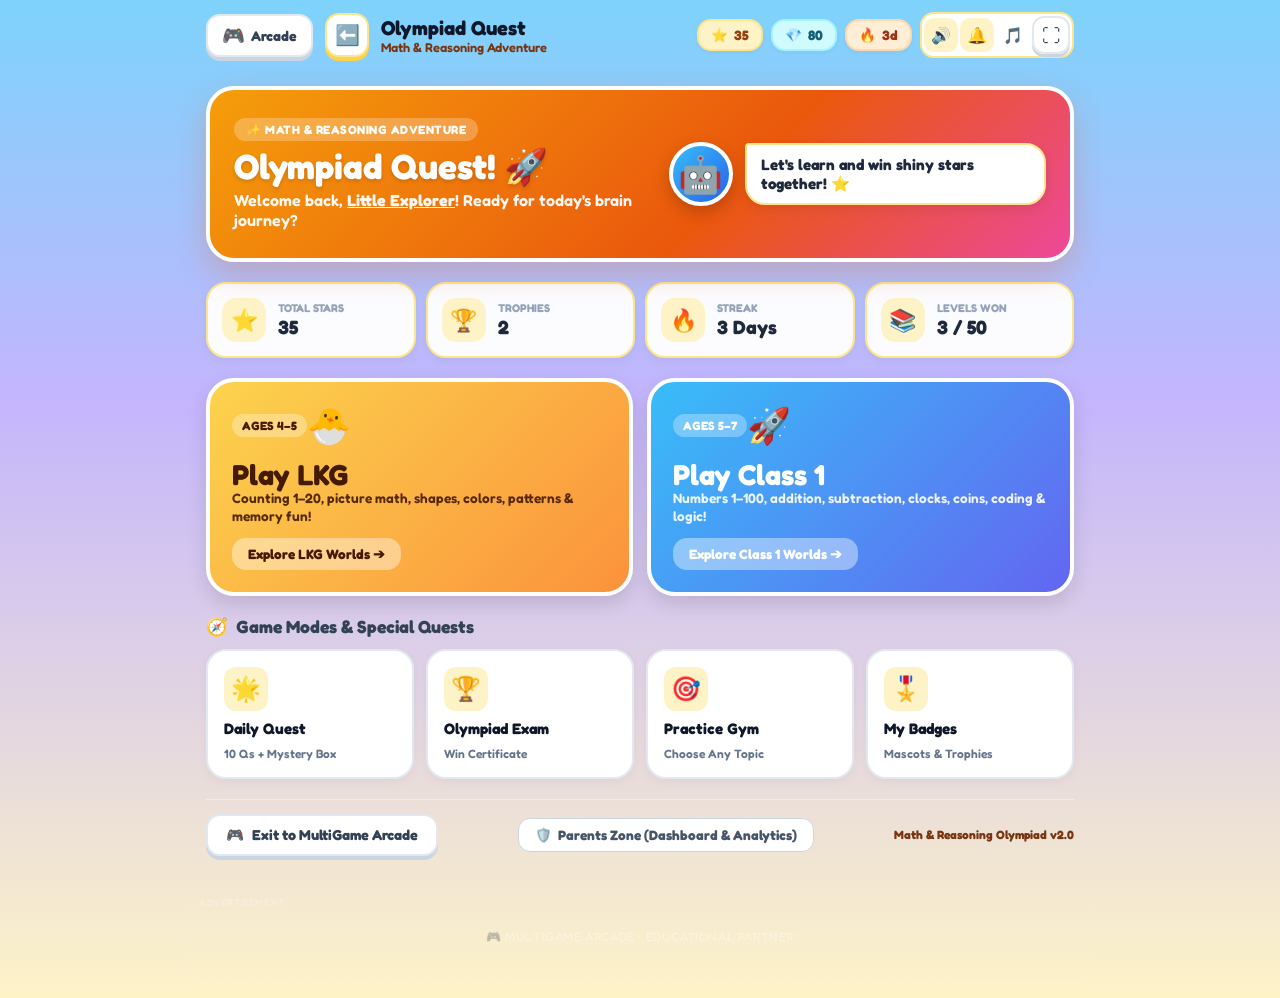
<file: math-olympiad/index.html>
<!DOCTYPE html>
<html lang="en">
<head>
  <meta charset="UTF-8" />
  <meta name="viewport" content="width=device-width, initial-scale=1.0, maximum-scale=1.0, user-scalable=no" />
  <meta name="description" content="Math & Reasoning Olympiad Adventure — Educational learning game for LKG and Class 1 kids." />
  <title>Math & Reasoning Olympiad Adventure — Kids Fun Learning Game</title>

  <!-- Google Fonts: Fredoka & Quicksand -->
  <link rel="preconnect" href="https://fonts.googleapis.com">
  <link rel="preconnect" href="https://fonts.gstatic.com" crossorigin>
  <link href="https://fonts.googleapis.com/css2?family=Fredoka:wght@400;500;600;700&family=Quicksand:wght@500;600;700&display=swap" rel="stylesheet">

  <link rel="stylesheet" href="style.css?v=2.1" />
  <link rel="stylesheet" href="../shared/arcade-ads.css" />
  <link rel="stylesheet" href="../shared/arcade-fullscreen.css" />
</head>
<body>

  <!-- ======================== -->
  <!-- GLOBAL HEADER            -->
  <!-- ======================== -->
  <header id="game-header" class="game-header">
    <div class="header-left">
      <a href="../" class="btn-arcade-exit" id="btn-arcade-exit" title="Exit to MultiGame Arcade">
        <span class="exit-icon">🎮</span>
        <span class="exit-text">Arcade</span>
      </a>
      <button id="btn-header-back" class="btn-back" title="Go Back">⬅️</button>
      <div class="header-titles">
        <h2 id="header-title">Olympiad Quest</h2>
        <p id="header-subtitle">Math & Reasoning Adventure</p>
      </div>
    </div>

    <div class="header-stats">
      <div class="stat-chip stars">
        <span>⭐</span>
        <span id="stat-stars">0</span>
      </div>
      <div class="stat-chip gems">
        <span>💎</span>
        <span id="stat-gems">0</span>
      </div>
      <div class="stat-chip streak">
        <span>🔥</span>
        <span id="stat-streak">1d</span>
      </div>

      <div class="header-audio-controls">
        <button id="btn-toggle-speech" class="btn-icon-toggle active" title="Toggle Voice Narration">🔊</button>
        <button id="btn-toggle-sound" class="btn-icon-toggle active" title="Toggle Sound Effects">🔔</button>
        <button id="btn-toggle-music" class="btn-icon-toggle" title="Toggle Soft Music">🎵</button>
        <button id="btn-header-fullscreen" class="btn-arcade-fullscreen" title="Toggle Fullscreen Mode">⛶</button>
      </div>
    </div>
  </header>

  <!-- ======================== -->
  <!-- SCREEN: HOME             -->
  <!-- ======================== -->
  <main id="screen-home" class="screen screen-active">
    <div class="hero-card">
      <div>
        <span class="hero-tag">✨ Math & Reasoning Adventure</span>
        <h1>Olympiad Quest! 🚀</h1>
        <p>Welcome back, <strong id="home-child-name" style="text-decoration: underline;">Little Explorer</strong>! Ready for today's brain journey?</p>
      </div>
      <div class="mascot-box" id="home-mascot-box">
        <div class="mascot-avatar animate-bounce" id="home-mascot-avatar">🤖</div>
        <div class="mascot-bubble" id="home-mascot-bubble">
          Let's learn and win shiny stars together! ⭐
        </div>
      </div>
    </div>

    <!-- Overview Ribbon -->
    <div class="overview-grid">
      <div class="overview-card">
        <div class="overview-icon">⭐</div>
        <div class="overview-info">
          <span>Total Stars</span>
          <strong id="overview-stars">0</strong>
        </div>
      </div>
      <div class="overview-card">
        <div class="overview-icon">🏆</div>
        <div class="overview-info">
          <span>Trophies</span>
          <strong id="overview-trophies">0</strong>
        </div>
      </div>
      <div class="overview-card">
        <div class="overview-icon">🔥</div>
        <div class="overview-info">
          <span>Streak</span>
          <strong id="overview-streak">1 Day</strong>
        </div>
      </div>
      <div class="overview-card">
        <div class="overview-icon">📚</div>
        <div class="overview-info">
          <span>Levels Won</span>
          <strong id="overview-levels">0 / 50</strong>
        </div>
      </div>
    </div>

    <!-- Grade Selectors -->
    <div class="grade-launcher">
      <button id="btn-play-lkg" class="btn-grade lkg">
        <div class="grade-top">
          <span class="grade-age">Ages 4–5</span>
          <span class="grade-emoji">🐣</span>
        </div>
        <div>
          <h2>Play LKG</h2>
          <p>Counting 1–20, picture math, shapes, colors, patterns & memory fun!</p>
        </div>
        <div class="grade-cta">
          <span>Explore LKG Worlds ➔</span>
        </div>
      </button>

      <button id="btn-play-class1" class="btn-grade class1">
        <div class="grade-top">
          <span class="grade-age">Ages 5–7</span>
          <span class="grade-emoji">🚀</span>
        </div>
        <div>
          <h2>Play Class 1</h2>
          <p>Numbers 1–100, addition, subtraction, clocks, coins, coding & logic!</p>
        </div>
        <div class="grade-cta">
          <span>Explore Class 1 Worlds ➔</span>
        </div>
      </button>
    </div>

    <!-- Modes Section -->
    <div class="modes-section">
      <h3><span>🧭</span> Game Modes & Special Quests</h3>
      <div class="modes-grid">
        <button id="btn-mode-daily" class="mode-btn">
          <div class="mode-icon">🌟</div>
          <h4>Daily Quest</h4>
          <p>10 Qs + Mystery Box</p>
        </button>

        <button id="btn-mode-olympiad" class="mode-btn">
          <div class="mode-icon">🏆</div>
          <h4>Olympiad Exam</h4>
          <p>Win Certificate</p>
        </button>

        <button id="btn-mode-practice" class="mode-btn">
          <div class="mode-icon">🎯</div>
          <h4>Practice Gym</h4>
          <p>Choose Any Topic</p>
        </button>

        <button id="btn-mode-badges" class="mode-btn">
          <div class="mode-icon">🎖️</div>
          <h4>My Badges</h4>
          <p>Mascots & Trophies</p>
        </button>
      </div>
    </div>

    <!-- Footer links -->
    <div class="home-footer-row">
      <a href="../" class="btn-arcade-exit-bottom" id="btn-home-exit" title="Exit to MultiGame Arcade">
        <span>🎮</span> Exit to MultiGame Arcade
      </a>
      <button id="btn-mode-parent" style="background: white; border: 1px solid #cbd5e1; padding: 8px 16px; border-radius: 12px; font-weight: 800; font-size: 0.85rem; color: #475569; display: flex; align-items: center; gap: 6px;">
        <span>🛡️</span> Parents Zone (Dashboard & Analytics)
      </button>
      <span style="font-size: 0.75rem; font-weight: 700; color: #78350f;">Math & Reasoning Olympiad v2.0</span>
    </div>
  </main>

  <!-- ======================== -->
  <!-- SCREEN: WORLDS MAP       -->
  <!-- ======================== -->
  <main id="screen-worlds" class="screen">
    <div style="width: 100%; background: white; border: 4px solid #fde68a; border-radius: 24px; padding: 18px 24px; display: flex; justify-content: space-between; align-items: center; box-shadow: 0 4px 12px rgba(0,0,0,0.06);">
      <div>
        <span style="font-size: 0.75rem; font-weight: 900; text-transform: uppercase; color: #d97706;">Adventure Map</span>
        <h2 id="worlds-map-title" style="font-size: 1.8rem; font-weight: 900; color: #1e293b;">LKG Adventure Worlds 🗺️</h2>
        <p style="font-size: 0.85rem; font-weight: 600; color: #64748b;">Complete levels to unlock new worlds and collect golden trophies!</p>
      </div>
      <div class="stat-chip stars" style="font-size: 1rem; padding: 8px 16px;">
        <span>⭐</span> <span id="worlds-total-stars">0 Stars</span>
      </div>
    </div>

    <div id="worlds-list" class="worlds-container">
      <!-- Worlds rendered by JS -->
    </div>
  </main>

  <!-- ======================== -->
  <!-- SCREEN: ACTIVE GAMEPLAY  -->
  <!-- ======================== -->
  <main id="screen-game" class="screen">
    <div class="progress-container">
      <div style="display: flex; align-items: center; gap: 8px;">
        <span id="game-progress-text" style="font-size: 0.85rem; font-weight: 900; background: white; padding: 4px 12px; border-radius: 999px; border: 1px solid #fde68a;">Question 1 / 5</span>
        <span id="game-stars-preview" style="font-size: 16px;">⭐⭐⭐</span>
      </div>
      <div style="display: flex; align-items: center; gap: 8px;">
        <span id="game-score-badge" style="font-size: 0.85rem; font-weight: 900; background: #ecfdf5; color: #047857; padding: 4px 10px; border-radius: 999px; border: 1px solid #a7f3d0;">+0 pts</span>
        <button id="btn-game-hint" class="btn-hint">💡 Hint (3)</button>
      </div>
    </div>

    <div class="progress-track" style="width: 100%; max-width: 680px;">
      <div id="game-progress-fill" class="progress-fill" style="width: 20%;"></div>
    </div>

    <div class="game-play-card">
      <div class="question-top">
        <h3 id="game-q-text" class="question-text">How many red apples can you count?</h3>
        <div class="question-actions">
          <button id="btn-game-speak" class="btn-speak" title="Read Question Aloud (Voice Narration)" aria-label="Read question aloud">🗣️</button>
          <button id="btn-game-mute" class="btn-game-mute" title="Mute Audio (Silence Voice & Sounds)" aria-label="Mute audio">🔊</button>
        </div>
      </div>

      <div id="game-visual-arena" class="visual-arena">
        <!-- Visual counting / Picture math rendered by JS -->
      </div>

      <div id="game-answers-grid" class="answers-grid">
        <!-- Answer buttons rendered by JS -->
      </div>

      <div id="game-feedback-box" class="feedback-box correct" style="display: none;">
        <div class="feedback-top">
          <div id="feedback-icon" class="feedback-icon">🎉</div>
          <div class="feedback-msg">
            <h4 id="feedback-title">Awesome Job! ⭐</h4>
            <p id="feedback-desc">There are 3 delicious red apples!</p>
          </div>
        </div>
        <button id="btn-game-next" class="btn-next-q">Next Question ➔</button>
      </div>
    </div>

    <div class="mascot-box" style="margin-top: 6px;">
      <div class="mascot-avatar" id="game-mascot-avatar" style="width: 48px; height: 48px; font-size: 26px;">🤖</div>
      <div class="mascot-bubble" id="game-mascot-msg" style="font-size: 0.85rem;">
        Take your time, tap the answer when you are ready!
      </div>
    </div>
  </main>

  <!-- ======================== -->
  <!-- SCREEN: OLYMPIAD EXAM    -->
  <!-- ======================== -->
  <main id="screen-olympiad" class="screen">
    <!-- Intro state -->
    <div id="olympiad-intro" class="hero-card" style="background: linear-gradient(135deg, #8b5cf6, #ec4899); text-align: center; align-items: center; max-width: 680px;">
      <div style="width: 80px; height: 80px; border-radius: 50%; background: white; font-size: 44px; display: flex; align-items: center; justify-content: center; box-shadow: 0 6px 16px rgba(0,0,0,0.2);">
        🏆
      </div>
      <div>
        <span class="hero-tag" style="background: rgba(255,255,255,0.2);">Official Kids Challenge</span>
        <h1 style="font-size: 2.2rem; margin-top: 8px;">Grand Olympiad Exam</h1>
        <p style="margin: 6px auto; font-size: 0.95rem;">Test your brain power across Math, Logic, Patterns, and Shapes. Complete the challenge to earn an official certificate!</p>
      </div>

      <div style="display: flex; gap: 12px; margin: 12px 0;">
        <div style="background: rgba(255,255,255,0.2); padding: 10px 18px; border-radius: 14px; text-align: center;">
          <span style="font-size: 0.75rem; font-weight: 800; display: block; opacity: 0.9;">QUESTIONS</span>
          <strong id="oly-intro-count" style="font-size: 1.4rem;">20 Challenges</strong>
        </div>
        <div style="background: rgba(255,255,255,0.2); padding: 10px 18px; border-radius: 14px; text-align: center;">
          <span style="font-size: 0.75rem; font-weight: 800; display: block; opacity: 0.9;">PACING</span>
          <strong style="font-size: 1.4rem;">Fun & Gentle ⏱️</strong>
        </div>
      </div>

      <button id="btn-start-olympiad-exam" style="background: white; color: #6b21a8; font-weight: 900; font-size: 1.2rem; padding: 16px 36px; border-radius: 20px; box-shadow: 0 6px 0 rgba(0,0,0,0.15); display: flex; align-items: center; gap: 8px;">
        <span>Begin Olympiad Exam 🚀</span>
      </button>
    </div>

    <!-- Exam Results -->
    <div id="olympiad-results" class="hero-card" style="background: white; color: #1e293b; border: 4px solid #fde68a; text-align: center; align-items: center; max-width: 680px; display: none;">
      <div style="font-size: 60px;">🎖️</div>
      <h2 style="font-size: 2rem; font-weight: 900;">Olympiad Completed! 🎉</h2>
      <p id="oly-res-rank" style="font-size: 1.2rem; font-weight: 900; color: #7c3aed;">Junior Math Wizard 🏆</p>

      <div style="display: grid; grid-template-columns: repeat(3, 1fr); gap: 10px; width: 100%; margin: 16px 0;">
        <div style="background: #fef3c7; border: 2px solid #fde68a; padding: 12px; border-radius: 16px;">
          <span style="font-size: 0.75rem; font-weight: 800; color: #92400e;">SCORE</span>
          <div id="oly-res-score" style="font-size: 1.4rem; font-weight: 900; color: #78350f;">190 pts</div>
        </div>
        <div style="background: #ecfdf5; border: 2px solid #a7f3d0; padding: 12px; border-radius: 16px;">
          <span style="font-size: 0.75rem; font-weight: 800; color: #065f46;">ACCURACY</span>
          <div id="oly-res-acc" style="font-size: 1.4rem; font-weight: 900; color: #047857;">95%</div>
        </div>
        <div style="background: #e0f2fe; border: 2px solid #bae6fd; padding: 12px; border-radius: 16px;">
          <span style="font-size: 0.75rem; font-weight: 800; color: #0369a1;">CORRECT</span>
          <div id="oly-res-correct" style="font-size: 1.4rem; font-weight: 900; color: #0284c7;">19 / 20</div>
        </div>
      </div>

      <div style="display: flex; gap: 12px; width: 100%; justify-content: center;">
        <button id="btn-view-certificate" style="background: linear-gradient(135deg, #f59e0b, #ea580c); color: white; padding: 14px 28px; border-radius: 16px; font-weight: 900; font-size: 1.1rem; box-shadow: 0 4px 0 #d97706; display: flex; align-items: center; gap: 8px;">
          <span>📜 View / Print Certificate</span>
        </button>
        <button id="btn-oly-back-home" style="background: #f1f5f9; color: #334155; padding: 14px 24px; border-radius: 16px; font-weight: 800; font-size: 1rem;">
          Back Home
        </button>
      </div>
    </div>
  </main>

  <!-- ======================== -->
  <!-- SCREEN: PRACTICE GYM     -->
  <!-- ======================== -->
  <main id="screen-practice" class="screen">
    <div style="width: 100%; max-width: 680px; background: white; border: 4px solid #10b981; border-radius: 28px; padding: 24px; box-shadow: 0 8px 24px rgba(0,0,0,0.08); display: flex; flex-direction: column; gap: 18px;">
      <h2 style="font-size: 1.6rem; font-weight: 900; color: #065f46;">🎯 Practice Gym</h2>

      <!-- Grade Selection -->
      <div>
        <label style="font-size: 0.8rem; font-weight: 900; text-transform: uppercase; color: #047857; display: block; margin-bottom: 8px;">1. Select Grade:</label>
        <div style="display: flex; gap: 10px;">
          <button id="practice-grade-lkg" class="btn-grade lkg" style="flex: 1; padding: 12px; border-radius: 16px; font-size: 1.1rem; font-weight: 900; text-align: center;">🐣 LKG (Ages 4–5)</button>
          <button id="practice-grade-class1" class="btn-grade class1" style="flex: 1; padding: 12px; border-radius: 16px; font-size: 1.1rem; font-weight: 900; text-align: center; opacity: 0.6;">🚀 Class 1 (Ages 5–7)</button>
        </div>
      </div>

      <!-- Topic Selection -->
      <div>
        <label style="font-size: 0.8rem; font-weight: 900; text-transform: uppercase; color: #047857; display: block; margin-bottom: 8px;">2. Choose Topic:</label>
        <div id="practice-topics-grid" style="display: grid; grid-template-columns: repeat(2, 1fr); gap: 8px;">
          <!-- Topics rendered by JS -->
        </div>
      </div>

      <!-- Difficulty Selection -->
      <div>
        <label style="font-size: 0.8rem; font-weight: 900; text-transform: uppercase; color: #047857; display: block; margin-bottom: 8px;">3. Select Difficulty:</label>
        <div style="display: flex; gap: 8px;">
          <button id="diff-easy" class="btn-icon-toggle active" style="flex: 1; height: 42px; border-radius: 12px; font-weight: 900; font-size: 1rem;">🌱 Easy</button>
          <button id="diff-medium" class="btn-icon-toggle" style="flex: 1; height: 42px; border-radius: 12px; font-weight: 900; font-size: 1rem;">⚡ Medium</button>
          <button id="diff-hard" class="btn-icon-toggle" style="flex: 1; height: 42px; border-radius: 12px; font-weight: 900; font-size: 1rem;">🔥 Hard</button>
        </div>
      </div>

      <button id="btn-start-practice-run" style="width: 100%; padding: 16px; background: linear-gradient(135deg, #10b981, #059669); color: white; border-radius: 18px; font-weight: 900; font-size: 1.2rem; box-shadow: 0 5px 0 #047857;">
        Start Practice Workout! 🚀
      </button>
    </div>
  </main>

  <!-- ======================== -->
  <!-- SCREEN: DAILY CHALLENGE  -->
  <!-- ======================== -->
  <main id="screen-daily" class="screen">
    <div class="hero-card" style="background: linear-gradient(135deg, #f59e0b, #ea580c); text-align: center; align-items: center; max-width: 640px;">
      <div style="font-size: 60px;">🎁</div>
      <span class="hero-tag">Special Daily Workout</span>
      <h1 style="font-size: 2.2rem; margin-top: 6px;">Today's 11-Question Quest</h1>
      <p style="font-size: 0.95rem; max-width: 440px;">Complete 5 Math questions + 5 Reasoning challenges + 1 Mystery Bonus Puzzle to open the Daily Mystery Gift!</p>

      <div style="display: flex; gap: 8px; width: 100%; margin: 12px 0;">
        <div style="flex: 1; background: rgba(255,255,255,0.2); padding: 10px; border-radius: 14px;">
          <span style="font-size: 0.75rem; font-weight: 800; display: block;">PART 1</span>
          <strong>5 Math ➕</strong>
        </div>
        <div style="flex: 1; background: rgba(255,255,255,0.2); padding: 10px; border-radius: 14px;">
          <span style="font-size: 0.75rem; font-weight: 800; display: block;">PART 2</span>
          <strong>5 Logic 🧩</strong>
        </div>
        <div style="flex: 1; background: rgba(255,255,255,0.2); padding: 10px; border-radius: 14px;">
          <span style="font-size: 0.75rem; font-weight: 800; display: block;">PART 3</span>
          <strong>1 Bonus 🎁</strong>
        </div>
      </div>

      <button id="btn-start-daily-quest" style="background: white; color: #ea580c; font-weight: 900; font-size: 1.2rem; padding: 16px 36px; border-radius: 18px; box-shadow: 0 5px 0 rgba(0,0,0,0.15);">
        Start Daily Quest! 🌟
      </button>
    </div>
  </main>

  <!-- ======================== -->
  <!-- SCREEN: BADGES & MASCOTS -->
  <!-- ======================== -->
  <main id="screen-badges" class="screen">
    <div style="width: 100%; max-width: 760px; background: white; border: 4px solid #f472b6; border-radius: 28px; padding: 24px; box-shadow: 0 8px 24px rgba(0,0,0,0.06); display: flex; flex-direction: column; gap: 20px;">
      <!-- Profile Header -->
      <div style="display: flex; justify-content: space-between; align-items: center; padding-bottom: 14px; border-bottom: 2px solid #fdf2f8;">
        <div style="display: flex; align-items: center; gap: 12px;">
          <div id="badges-mascot-avatar" style="width: 56px; height: 56px; border-radius: 16px; background: #fef3c7; border: 2px solid #fde68a; display: flex; align-items: center; justify-content: center; font-size: 32px;">🤖</div>
          <div>
            <span style="font-size: 0.75rem; font-weight: 800; color: #94a3b8; text-transform: uppercase;">Explorer Name</span>
            <div style="display: flex; align-items: center; gap: 8px;">
              <input id="input-child-name" type="text" value="Little Explorer" maxlength="20" style="font-family: inherit; font-size: 1.3rem; font-weight: 900; color: #1e293b; border: 2px solid #fde68a; border-radius: 10px; padding: 2px 8px; width: 180px;" />
              <button id="btn-save-child-name" style="background: #10b981; color: white; padding: 6px 12px; border-radius: 10px; font-weight: 800; font-size: 0.8rem;">Save</button>
            </div>
          </div>
        </div>
      </div>

      <!-- Mascots list -->
      <div>
        <h4 style="font-size: 1rem; font-weight: 900; color: #be185d; margin-bottom: 8px;">Choose Your Mascot Companion:</h4>
        <div id="mascots-picker-grid" style="display: grid; grid-template-columns: repeat(2, 1fr); gap: 10px;">
          <!-- Rendered by JS -->
        </div>
      </div>

      <!-- Badges Grid -->
      <div>
        <h4 style="font-size: 1rem; font-weight: 900; color: #be185d; margin-bottom: 8px;">Earned Badges & Achievements:</h4>
        <div id="badges-showcase-grid" style="display: grid; grid-template-columns: repeat(2, 1fr); gap: 10px;">
          <!-- Rendered by JS -->
        </div>
      </div>
    </div>
  </main>

  <!-- ======================== -->
  <!-- SCREEN: PARENT DASHBOARD -->
  <!-- ======================== -->
  <main id="screen-parent" class="screen">
    <div style="width: 100%; max-width: 760px; background: white; border: 4px solid #94a3b8; border-radius: 28px; padding: 24px; box-shadow: 0 8px 24px rgba(0,0,0,0.06); display: flex; flex-direction: column; gap: 20px;">
      <div style="display: flex; justify-content: space-between; align-items: center; padding-bottom: 12px; border-bottom: 1px solid #e2e8f0;">
        <div>
          <span style="font-size: 0.75rem; font-weight: 800; color: #94a3b8; text-transform: uppercase;">Parent Zone • Analytics</span>
          <h2 id="parent-student-name" style="font-size: 1.6rem; font-weight: 900; color: #0f172a;">Little Explorer</h2>
          <p id="parent-grade-label" style="font-size: 0.85rem; font-weight: 600; color: #64748b;">Grade: Lower Kindergarten (LKG)</p>
        </div>
        <div style="text-align: right;">
          <span style="font-size: 0.75rem; font-weight: 800; color: #94a3b8; text-transform: uppercase;">Learning Time</span>
          <div id="parent-learning-time" style="font-size: 1.4rem; font-weight: 900; color: #0f172a;">12 mins</div>
        </div>
      </div>

      <!-- Metrics 3 columns -->
      <div style="display: grid; grid-template-columns: repeat(3, 1fr); gap: 10px;">
        <div style="background: #ecfdf5; border: 2px solid #a7f3d0; border-radius: 16px; padding: 12px;">
          <span style="font-size: 0.75rem; font-weight: 800; color: #065f46; text-transform: uppercase;">Overall Accuracy</span>
          <div id="parent-stat-acc" style="font-size: 1.6rem; font-weight: 900; color: #047857;">88%</div>
        </div>
        <div style="background: #fef3c7; border: 2px solid #fde68a; border-radius: 16px; padding: 12px;">
          <span style="font-size: 0.75rem; font-weight: 800; color: #92400e; text-transform: uppercase;">Strongest Topic</span>
          <div id="parent-stat-strong" style="font-size: 1.1rem; font-weight: 900; color: #78350f;">Shapes ⭐</div>
        </div>
        <div style="background: #f3e8ff; border: 2px solid #e9d5ff; border-radius: 16px; padding: 12px;">
          <span style="font-size: 0.75rem; font-weight: 800; color: #6b21a8; text-transform: uppercase;">Practice Focus</span>
          <div id="parent-stat-weak" style="font-size: 1.1rem; font-weight: 900; color: #581c87;">Patterns 📚</div>
        </div>
      </div>

      <!-- Topics Breakdown -->
      <div>
        <h4 style="font-size: 0.95rem; font-weight: 900; color: #334155; margin-bottom: 8px;">Topic Mastery Breakdown:</h4>
        <div id="parent-topics-bars" style="display: flex; flex-direction: column; gap: 8px;">
          <!-- Bars rendered by JS -->
        </div>
      </div>

      <!-- Reset Option -->
      <div style="display: flex; justify-content: space-between; align-items: center; padding-top: 14px; border-top: 1px solid #e2e8f0;">
        <span style="font-size: 0.75rem; font-weight: 600; color: #94a3b8;">Local data stored securely in browser.</span>
        <button id="btn-parent-reset" style="background: #fef2f2; color: #dc2626; border: 1px solid #fecaca; border-radius: 10px; padding: 6px 14px; font-size: 0.8rem; font-weight: 800;">
          Reset Child Progress
        </button>
      </div>
    </div>
  </main>

  <!-- ======================== -->
  <!-- MODAL: HINT              -->
  <!-- ======================== -->
  <div id="modal-hint" class="modal-overlay" style="display: none;">
    <div class="modal-dialog">
      <button id="btn-close-hint" class="btn-close-modal">✕</button>
      <div style="width: 56px; height: 56px; border-radius: 18px; background: #fef3c7; border: 2px solid #fde68a; display: flex; align-items: center; justify-content: center; font-size: 28px;">
        💡
      </div>
      <h3 style="font-size: 1.4rem; font-weight: 900; color: #78350f;">Friendly Hint! 💡</h3>
      <p id="hint-modal-text" style="font-size: 1rem; font-weight: 700; color: #334155; line-height: 1.4;">
        Count all the apples together!
      </p>
      <button id="btn-hint-confirm" style="width: 100%; padding: 14px; background: linear-gradient(135deg, #f59e0b, #ea580c); color: white; border-radius: 16px; font-weight: 900; font-size: 1.1rem; box-shadow: 0 4px 0 #d97706;">
        Got it! I can do this! 🚀
      </button>
    </div>
  </div>

  <!-- ======================== -->
  <!-- MODAL: LEVEL REWARD      -->
  <!-- ======================== -->
  <div id="modal-reward" class="modal-overlay" style="display: none;">
    <div class="modal-dialog">
      <div style="font-size: 60px; margin-top: -10px;">⭐</div>
      <h2 id="reward-modal-title" style="font-size: 1.8rem; font-weight: 900; color: #0f172a;">Level Completed! 🌟</h2>
      <p id="reward-modal-subtitle" style="font-size: 0.95rem; font-weight: 700; color: #d97706; margin-top: -8px;">Number Land • Level 1</p>

      <div id="reward-modal-stars" style="font-size: 36px; margin: 4px 0;">⭐⭐⭐</div>

      <div style="display: flex; gap: 10px; width: 100%;">
        <div style="flex: 1; background: #fef3c7; border: 2px solid #fde68a; border-radius: 14px; padding: 10px;">
          <span style="font-size: 0.75rem; font-weight: 800; color: #92400e;">SCORE</span>
          <div id="reward-modal-score" style="font-size: 1.3rem; font-weight: 900; color: #78350f;">+50</div>
        </div>
        <div style="flex: 1; background: #cffafe; border: 2px solid #a5f3fc; border-radius: 14px; padding: 10px;">
          <span style="font-size: 0.75rem; font-weight: 800; color: #155e75;">GEMS</span>
          <div id="reward-modal-gems" style="font-size: 1.3rem; font-weight: 900; color: #0891b2;">+10 💎</div>
        </div>
      </div>

      <div style="display: flex; flex-direction: column; gap: 8px; width: 100%; margin-top: 6px;">
        <button id="btn-reward-next-level" style="width: 100%; padding: 14px; background: linear-gradient(135deg, #10b981, #059669); color: white; border-radius: 16px; font-weight: 900; font-size: 1.15rem; box-shadow: 0 4px 0 #047857;">
          Next Level ➔
        </button>
        <button id="btn-reward-world-map" style="width: 100%; padding: 10px; background: #fef3c7; color: #78350f; border: 2px solid #fde68a; border-radius: 14px; font-weight: 800; font-size: 0.95rem;">
          Back to Worlds Map
        </button>
      </div>
    </div>
  </div>

  <!-- ======================== -->
  <!-- MODAL: PARENT GATE       -->
  <!-- ======================== -->
  <div id="modal-parent-gate" class="modal-overlay" style="display: none;">
    <div class="modal-dialog">
      <button id="btn-close-parent-gate" class="btn-close-modal">✕</button>
      <div style="width: 56px; height: 56px; border-radius: 18px; background: #f1f5f9; display: flex; align-items: center; justify-content: center; font-size: 26px;">
        🔒
      </div>
      <h3 style="font-size: 1.4rem; font-weight: 900; color: #0f172a;">Parents Zone Check</h3>
      <p style="font-size: 0.85rem; font-weight: 600; color: #64748b; margin-top: -6px;">
        Please solve this math question to confirm you are an adult:
      </p>

      <div id="parent-gate-question" style="font-size: 2rem; font-weight: 900; color: #0f172a; background: #f8fafc; border: 2px solid #e2e8f0; border-radius: 16px; padding: 10px 24px;">
        7 × 8 = ?
      </div>

      <div id="parent-gate-input" style="width: 180px; height: 48px; background: #fff; border: 2px solid #cbd5e1; border-radius: 12px; font-size: 1.6rem; font-weight: 900; display: flex; align-items: center; justify-content: center; letter-spacing: 4px;">
        --
      </div>

      <!-- Keypad -->
      <div style="display: grid; grid-template-columns: repeat(3, 1fr); gap: 6px; width: 220px;">
        <button class="btn-gate-key" data-digit="1" style="padding: 10px; background: #f1f5f9; border-radius: 10px; font-size: 1.2rem; font-weight: 900;">1</button>
        <button class="btn-gate-key" data-digit="2" style="padding: 10px; background: #f1f5f9; border-radius: 10px; font-size: 1.2rem; font-weight: 900;">2</button>
        <button class="btn-gate-key" data-digit="3" style="padding: 10px; background: #f1f5f9; border-radius: 10px; font-size: 1.2rem; font-weight: 900;">3</button>
        <button class="btn-gate-key" data-digit="4" style="padding: 10px; background: #f1f5f9; border-radius: 10px; font-size: 1.2rem; font-weight: 900;">4</button>
        <button class="btn-gate-key" data-digit="5" style="padding: 10px; background: #f1f5f9; border-radius: 10px; font-size: 1.2rem; font-weight: 900;">5</button>
        <button class="btn-gate-key" data-digit="6" style="padding: 10px; background: #f1f5f9; border-radius: 10px; font-size: 1.2rem; font-weight: 900;">6</button>
        <button class="btn-gate-key" data-digit="7" style="padding: 10px; background: #f1f5f9; border-radius: 10px; font-size: 1.2rem; font-weight: 900;">7</button>
        <button class="btn-gate-key" data-digit="8" style="padding: 10px; background: #f1f5f9; border-radius: 10px; font-size: 1.2rem; font-weight: 900;">8</button>
        <button class="btn-gate-key" data-digit="9" style="padding: 10px; background: #f1f5f9; border-radius: 10px; font-size: 1.2rem; font-weight: 900;">9</button>
        <button id="btn-gate-clear" style="padding: 10px; background: #fee2e2; color: #b91c1c; border-radius: 10px; font-size: 0.9rem; font-weight: 900;">C</button>
        <button class="btn-gate-key" data-digit="0" style="padding: 10px; background: #f1f5f9; border-radius: 10px; font-size: 1.2rem; font-weight: 900;">0</button>
        <button id="btn-gate-submit" style="padding: 10px; background: #10b981; color: white; border-radius: 10px; font-size: 1.2rem; font-weight: 900;">✓</button>
      </div>
    </div>
  </div>

  <!-- ======================== -->
  <!-- MODAL: CERTIFICATE       -->
  <!-- ======================== -->
  <div id="modal-certificate" class="modal-overlay" style="display: none;">
    <div class="modal-dialog" style="max-width: 640px;">
      <button id="btn-close-cert" class="btn-close-modal">✕</button>

      <!-- Printable Certificate Frame -->
      <div id="certificate-print-zone" class="certificate-frame">
        <div style="font-size: 40px; margin-bottom: 4px;">🏆</div>
        <span style="font-size: 0.8rem; font-weight: 900; text-transform: uppercase; color: #b45309; letter-spacing: 1px;">Official Distinction Certificate</span>
        <h2 class="cert-title">Math & Reasoning Olympiad</h2>
        <p style="font-size: 0.95rem; font-style: italic; color: #64748b; margin-top: 4px;">This certificate of excellence is proudly presented to</p>
        <div id="cert-child-name" class="cert-name">Little Explorer</div>
        <p style="font-size: 0.95rem; font-weight: 700; color: #475569; max-width: 440px; margin: 0 auto;">
          For outstanding critical reasoning, logic, and mathematical excellence in <strong id="cert-grade-title">Lower Kindergarten (LKG)</strong>.
        </p>

        <div class="cert-stats">
          <div>
            <span style="font-size: 0.7rem; font-weight: 800; color: #94a3b8; display: block;">SCORE</span>
            <strong id="cert-score-val" style="font-size: 1.2rem; color: #d97706;">190 pts</strong>
          </div>
          <div style="border-left: 1px solid #fde68a; border-right: 1px solid #fde68a; padding: 0 16px;">
            <span style="font-size: 0.7rem; font-weight: 800; color: #94a3b8; display: block;">RATING</span>
            <strong style="font-size: 1.2rem; color: #d97706;">⭐⭐⭐</strong>
          </div>
          <div>
            <span style="font-size: 0.7rem; font-weight: 800; color: #94a3b8; display: block;">HONOR</span>
            <strong id="cert-honor-val" style="font-size: 1.2rem; color: #7c3aed;">Math Prodigy</strong>
          </div>
        </div>

        <div style="display: flex; justify-content: space-between; align-items: center; margin-top: 14px; font-size: 0.85rem; font-weight: 700; color: #64748b; padding: 0 10px;">
          <span>📅 Date: <strong id="cert-date-val">Today</strong></span>
          <span>Seal of Honor: 🏅 Certified</span>
        </div>
      </div>

      <div style="display: flex; gap: 10px; width: 100%;">
        <button id="btn-print-certificate" style="flex: 1; padding: 14px; background: linear-gradient(135deg, #f59e0b, #ea580c); color: white; border-radius: 16px; font-weight: 900; font-size: 1.1rem; box-shadow: 0 4px 0 #d97706;">
          🖨️ Print / Save PDF
        </button>
        <button id="btn-dismiss-cert" style="padding: 14px 20px; background: #f1f5f9; color: #475569; border-radius: 16px; font-weight: 800;">
          Close
        </button>
      </div>
    </div>
  </div>

  <!-- Shared Arcade Ads Placeholder (Matches other games in multigame) -->
  <div class="arcade-banner-slot" style="margin-top: 20px; max-width: 900px; width: 100%;">
    <span>🎮 MultiGame Arcade • Educational Partner</span>
  </div>

  <!-- Arcade Fullscreen & Zoom Lock Controller -->
  <script src="../shared/arcade-fullscreen.js"></script>
  <script src="../shared/arcade-analytics.js"></script>

  <!-- Vanilla App Script -->
  <script type="module" src="js/app.js?v=2.1"></script>
</body>
</html>
</file>
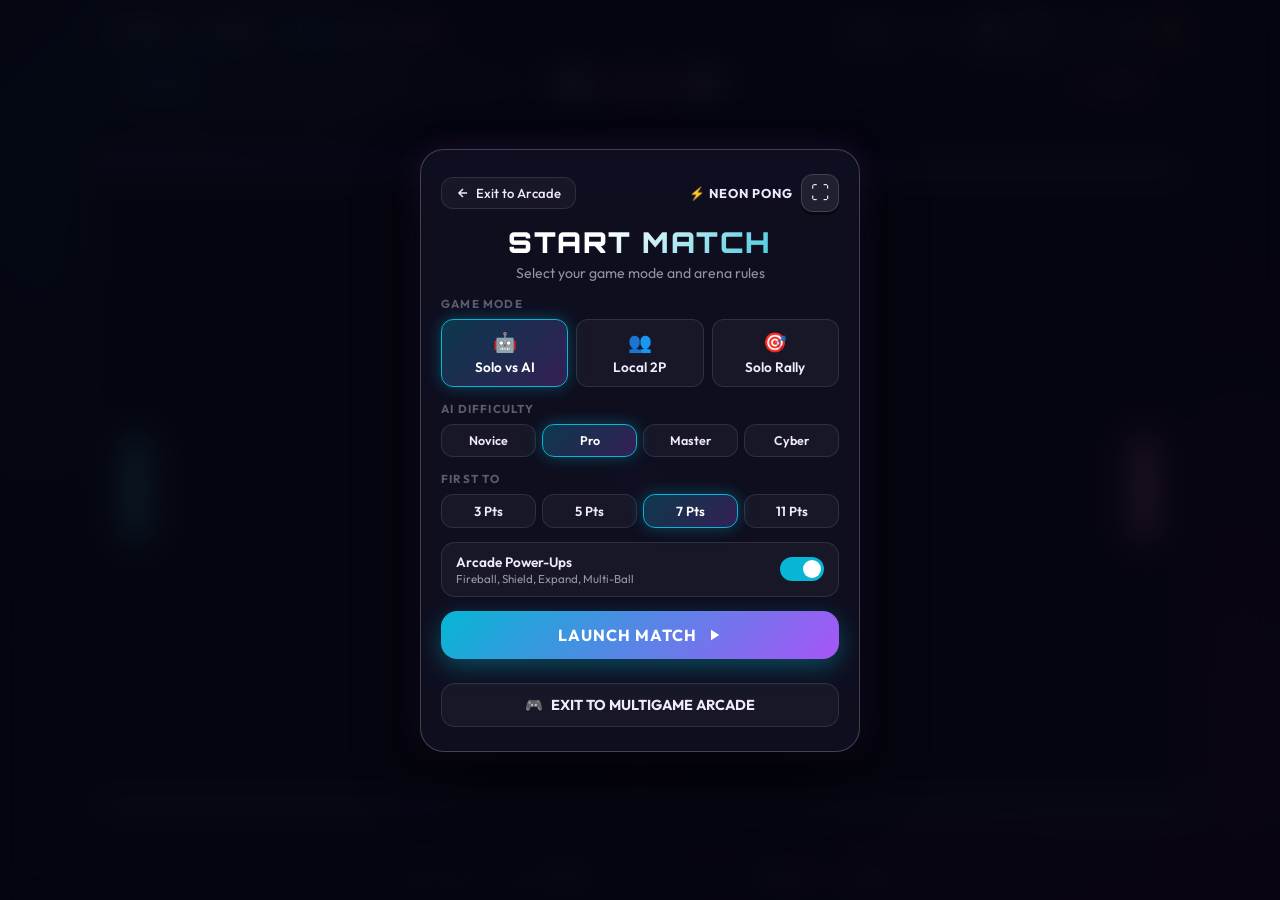
<file: pong/index.html>
<!DOCTYPE html>
<html lang="en">
<head>
  <meta charset="UTF-8" />
  <meta name="viewport" content="width=device-width, initial-scale=1.0, maximum-scale=1.0, user-scalable=no, viewport-fit=cover" />
  <meta name="description" content="Neon Pong — Control your paddle to bounce the supersonic ball across glowing arcade arenas. Features Solo vs AI, Local 2-Player, Target Rally, power-ups, and retro synthesized audio." />
  <title>Neon Pong — MultiGame Arcade</title>

  <!-- Google Fonts -->
  <link rel="preconnect" href="https://fonts.googleapis.com">
  <link rel="preconnect" href="https://fonts.gstatic.com" crossorigin>
  <link href="https://fonts.googleapis.com/css2?family=Fredoka:wght@500;600;700&family=Orbitron:wght@500;700;900&family=Outfit:wght@300;400;500;600;700;800&display=swap" rel="stylesheet">

  <link rel="stylesheet" href="style.css" />
  <link rel="stylesheet" href="../shared/arcade-ads.css" />
  <link rel="stylesheet" href="../shared/arcade-fullscreen.css" />
</head>
<body data-theme="neon">

  <!-- Ambient lighting orbs -->
  <div class="ambient-lighting" aria-hidden="true">
    <div class="orb orb-left"></div>
    <div class="orb orb-right"></div>
  </div>

  <!-- CRT scanline overlay -->
  <div id="crt-overlay" aria-hidden="true"></div>

  <div class="app-viewport">

    <!-- Top Navigation Bar -->
    <header class="top-nav">
      <div class="nav-left">
        <a href="../" class="btn-arcade-back" title="Back to MultiGame Arcade" id="btn-back-arcade">
          <svg viewBox="0 0 24 24"><path d="M19 12H5M12 19l-7-7 7-7"/></svg>
          <span class="back-text">Arcade</span>
        </a>
        <button id="btn-top-back-menu" class="btn-arcade-back" title="Back to Launch Menu" style="cursor: pointer;" onclick="document.getElementById('modal-start')?.classList.remove('hidden')">
          <span>⚙️ Menu</span>
        </button>
        <div class="logo-badge">
          <span class="title">NEON PONG</span>
        </div>
      </div>

      <div class="nav-right">
        <!-- Visual Theme Dropdown -->
        <select id="select-theme" class="theme-dropdown" aria-label="Visual Theme">
          <option value="neon">⚡ Neon</option>
          <option value="synthwave">🌅 Synthwave</option>
          <option value="crt">📟 1972 CRT</option>
          <option value="electric">🌌 Electric</option>
        </select>

        <!-- Stats button -->
        <button id="btn-stats-open" class="icon-btn" title="Career Statistics" aria-label="Career Statistics">
          📊
        </button>

        <!-- Audio Toggles -->
        <button id="btn-sfx-toggle" class="icon-btn active" title="Toggle Sound FX" aria-label="Toggle Sound FX">
          🔊
        </button>
        <button id="btn-music-toggle" class="icon-btn" title="Toggle Synthwave Beat" aria-label="Toggle Synthwave Beat">
          🎵
        </button>

        <!-- Fullscreen toggle -->
        <button id="btn-fullscreen" class="icon-btn btn-arcade-fullscreen" title="Toggle Fullscreen" aria-label="Toggle Fullscreen">
          ⛶
        </button>

        <!-- Pause button -->
        <button id="btn-pause-toggle" class="icon-btn" title="Pause Match (P / Esc)" aria-label="Pause Match">
          ⏸️
        </button>
      </div>
    </header>

    <!-- Scoreboard HUD -->
    <section class="hud-bar" aria-label="Scoreboard">
      <div class="hud-player left">
        <span class="player-label" id="label-p1">PLAYER</span>
      </div>

      <!-- PvP Score display -->
      <div class="score-display" id="pvp-scores">
        <span class="score-val" id="score-left">0</span>
        <div class="hud-center">
          <div class="rally-badge">
            <span>RALLY</span>
            <span class="num" id="hud-rally">0</span>
          </div>
        </div>
        <span class="score-val" id="score-right">0</span>
      </div>

      <!-- Solo Rally HUD -->
      <div class="rally-hud hidden" id="rally-mode-hud">
        <div class="rally-points">
          <span id="rally-score">0</span> <span style="font-size: 0.8rem; color: var(--text-dim);">PTS</span>
        </div>
        <div class="rally-lives" id="rally-lives">❤️❤️❤️</div>
      </div>

      <div class="hud-player right">
        <span class="player-label" id="label-p2">AI (PRO)</span>
      </div>
    </section>

    <!-- Arena Court Container -->
    <main class="arena-wrapper" id="arena-container">
      <canvas id="pong-canvas"></canvas>
    </main>

    <!-- Match Start Modal (Global Overlay) -->
    <div class="modal-overlay" id="modal-start">
      <div class="modal-card">
        <div class="modal-header">
          <div style="display: flex; justify-content: space-between; align-items: center; margin-bottom: 12px; gap: 8px;">
            <a href="../" class="btn-arcade-back" id="btn-modal-exit-arcade" title="Exit to MultiGame Arcade">
              <svg viewBox="0 0 24 24"><path d="M19 12H5M12 19l-7-7 7-7"/></svg>
              <span>Exit to Arcade</span>
            </a>
            <div style="display: flex; align-items: center; gap: 8px;">
              <span style="font-size: 0.8rem; font-weight: 700; color: var(--accent-neon); letter-spacing: 1px;">⚡ NEON PONG</span>
              <button class="icon-btn btn-arcade-fullscreen" title="Toggle Fullscreen Mode" aria-label="Toggle Fullscreen Mode">⛶</button>
            </div>
          </div>
          <h2>START MATCH</h2>
          <p>Select your game mode and arena rules</p>
        </div>

        <!-- Mode Select -->
        <div class="config-group">
          <span class="group-label">Game Mode</span>
          <div class="pill-grid">
            <button class="pill-btn mode-btn active" data-mode="1p" id="mode-1p">
              <span class="icon">🤖</span>
              <span>Solo vs AI</span>
            </button>
            <button class="pill-btn mode-btn" data-mode="2p" id="mode-2p">
              <span class="icon">👥</span>
              <span>Local 2P</span>
            </button>
            <button class="pill-btn mode-btn" data-mode="rally" id="mode-rally">
              <span class="icon">🎯</span>
              <span>Solo Rally</span>
            </button>
          </div>
        </div>

        <!-- AI Difficulty -->
        <div class="config-group" id="difficulty-section">
          <span class="group-label">AI Difficulty</span>
          <div class="pill-grid-4">
            <button class="pill-btn diff-btn" data-diff="novice">Novice</button>
            <button class="pill-btn diff-btn active" data-diff="pro">Pro</button>
            <button class="pill-btn diff-btn" data-diff="master">Master</button>
            <button class="pill-btn diff-btn" data-diff="cyber">Cyber</button>
          </div>
        </div>

        <!-- Target Score -->
        <div class="config-group" id="target-score-section">
          <span class="group-label">First To</span>
          <div class="pill-grid-score">
            <button class="pill-btn score-btn" data-score="3">3 Pts</button>
            <button class="pill-btn score-btn" data-score="5">5 Pts</button>
            <button class="pill-btn score-btn active" data-score="7">7 Pts</button>
            <button class="pill-btn score-btn" data-score="11">11 Pts</button>
          </div>
        </div>

        <!-- Power-ups switch -->
        <div class="toggle-row">
          <div class="toggle-info">
            <span class="toggle-title">Arcade Power-Ups</span>
            <span class="toggle-desc">Fireball, Shield, Expand, Multi-Ball</span>
          </div>
          <label class="switch">
            <input type="checkbox" id="toggle-powerups" checked />
            <span class="slider"></span>
          </label>
        </div>

        <!-- Launch Button -->
        <button class="btn-primary" id="btn-start-match">
          <span>LAUNCH MATCH</span>
          <svg width="18" height="18" viewBox="0 0 24 24" fill="currentColor"><path d="M8 5v14l11-7z"/></svg>
        </button>

        <!-- Exit Button directly on the launch card -->
        <a href="../" class="btn-secondary" id="btn-start-exit-arcade" style="margin-top: 10px; text-decoration: none; display: flex; align-items: center; justify-content: center; gap: 8px; width: 100%; padding: 12px; font-weight: 700;" title="Exit to MultiGame Arcade">
          <span>🎮</span> EXIT TO MULTIGAME ARCADE
        </a>
      </div>
    </div>

    <!-- Pause Modal (Global Overlay) -->
    <div class="modal-overlay hidden" id="modal-pause">
      <div class="modal-card" style="max-width: 360px;">
        <div class="modal-header">
          <h2>MATCH PAUSED</h2>
          <p>Take a breath</p>
        </div>
        <button class="btn-primary" id="btn-resume">RESUME</button>
        <button class="btn-secondary" id="btn-restart">RESTART MATCH</button>
        <button class="btn-secondary" id="btn-quit">QUIT TO MENU</button>
        <a href="../" class="btn-secondary" style="text-decoration: none; display: flex; align-items: center; justify-content: center; gap: 8px; margin-top: 8px;" title="Exit to MultiGame Arcade">
          <span>🎮</span> EXIT TO ARCADE
        </a>
      </div>
    </div>

    <!-- Game Over Modal (Global Overlay) -->
    <div class="modal-overlay hidden" id="modal-gameover">
      <div class="modal-card" style="max-width: 400px;">
        <div class="modal-header">
          <h2 id="gameover-title">VICTORY!</h2>
          <p id="gameover-subtitle">A legendary performance</p>
        </div>

        <div style="text-align: center; margin: 4px 0;">
          <div id="gameover-final-score" style="font-family: var(--font-main); font-size: 2.5rem; font-weight: 900; color: var(--p1-color);">
            7 - 4
          </div>
        </div>

        <div class="stats-grid">
          <div class="stat-box">
            <span class="stat-label">Longest Rally</span>
            <span class="stat-value" id="stat-max-rally">14</span>
          </div>
          <div class="stat-box">
            <span class="stat-label">Peak Speed</span>
            <span class="stat-value" id="stat-top-speed">15.2 px/f</span>
          </div>
        </div>

        <button class="btn-primary" id="btn-pong-revive" style="background: linear-gradient(135deg, #a855f7, #6366f1); margin-bottom: 8px; display: none;">⚡ CONTINUE RALLY (WATCH AD)</button>
        <button class="btn-primary" id="btn-play-again">PLAY AGAIN</button>
        <button class="btn-secondary" id="btn-gameover-menu" style="margin-top: 8px;">BACK TO MENU</button>
        <a href="../" class="btn-secondary" style="text-decoration: none; display: flex; align-items: center; justify-content: center; gap: 8px; margin-top: 8px;" title="Exit to MultiGame Arcade">
          <span>🎮</span> EXIT TO ARCADE
        </a>
      </div>
    </div>

    <!-- Career Statistics Modal (Global Overlay) -->
    <div class="modal-overlay hidden" id="modal-stats">
      <div class="modal-card" style="max-width: 420px;">
        <div class="modal-header">
          <h2>CAREER STATS</h2>
          <p>Your lifetime Pong achievements</p>
        </div>

        <div class="stats-grid">
          <div class="stat-box">
            <span class="stat-label">Matches Played</span>
            <span class="stat-value" id="stat-played">0</span>
          </div>
          <div class="stat-box">
            <span class="stat-label">Player Wins</span>
            <span class="stat-value" id="stat-wins">0</span>
          </div>
          <div class="stat-box">
            <span class="stat-label">Best Rally Record</span>
            <span class="stat-value" id="stat-best-rally">0</span>
          </div>
          <div class="stat-box">
            <span class="stat-label">Record Ball Speed</span>
            <span class="stat-value" id="stat-record-speed">0</span>
          </div>
          <div class="stat-box" style="grid-column: span 2;">
            <span class="stat-label">Rally Mode High Score</span>
            <span class="stat-value" id="stat-high-rally" style="color: #fbbf24;">0</span>
          </div>
        </div>

        <button class="btn-secondary" id="btn-stats-close">CLOSE</button>
      </div>
    </div>

    <!-- Mobile Virtual Touch Controls (ergonomic vertical touch area on phones) -->
    <div class="mobile-controls-panel" id="mobile-controls">
      <!-- Player 1 Controls -->
      <div class="mobile-ctrl-group p1-ctrls" id="ctrls-p1">
        <div class="touch-slider-wrapper" id="touch-track-p1">
          <div class="touch-slider-track vertical-track">
            <div class="track-center-line"></div>
            <div class="touch-slider-handle vertical-handle" id="touch-handle-p1"></div>
          </div>
          <span class="touch-slider-label">↕ SLIDE PADDLE</span>
        </div>
        <div class="touch-btn-pair vertical-btns">
          <button class="touch-action-btn" id="btn-touch-up-p1" aria-label="Move Up">▲</button>
          <button class="touch-action-btn" id="btn-touch-down-p1" aria-label="Move Down">▼</button>
        </div>
      </div>

      <!-- Player 2 Controls (Active in Local 2P Mode) -->
      <div class="mobile-ctrl-group p2-ctrls hidden" id="ctrls-p2">
        <div class="touch-btn-pair vertical-btns">
          <button class="touch-action-btn p2-btn" id="btn-touch-up-p2" aria-label="Player 2 Move Up">▲</button>
          <button class="touch-action-btn p2-btn" id="btn-touch-down-p2" aria-label="Player 2 Move Down">▼</button>
        </div>
        <div class="touch-slider-wrapper" id="touch-track-p2">
          <div class="touch-slider-track vertical-track p2-track">
            <div class="track-center-line"></div>
            <div class="touch-slider-handle vertical-handle p2-handle" id="touch-handle-p2"></div>
          </div>
          <span class="touch-slider-label">↕ P2 SLIDE</span>
        </div>
      </div>
    </div>

    <!-- Mobile Landscape Orientation Tip Banner -->
    <div class="rotate-hint-banner" id="rotate-hint">
      <span>🔄 Tip: Rotate to Landscape for wide arcade view</span>
      <button class="btn-dismiss-hint" id="btn-dismiss-rotate" aria-label="Dismiss">✕</button>
    </div>

    <!-- Footer Controls Guide -->
    <footer class="footer-hint">
      <span>Controls: <span class="kbd-badge">W</span> / <span class="kbd-badge">S</span> or <span class="kbd-badge">↑</span> / <span class="kbd-badge">↓</span> • <span class="kbd-badge">Mouse</span> • Touch drag sides on mobile • <span class="kbd-badge">Space</span> Serve • <span class="kbd-badge">Esc</span> Pause</span>
    </footer>

  </div>

  <script src="../shared/arcade-ads.js"></script>
  <script src="../shared/arcade-fullscreen.js"></script>
  <script src="../shared/arcade-analytics.js"></script>
  <script type="module" src="js/app.js"></script>
</body>
</html>
</file>
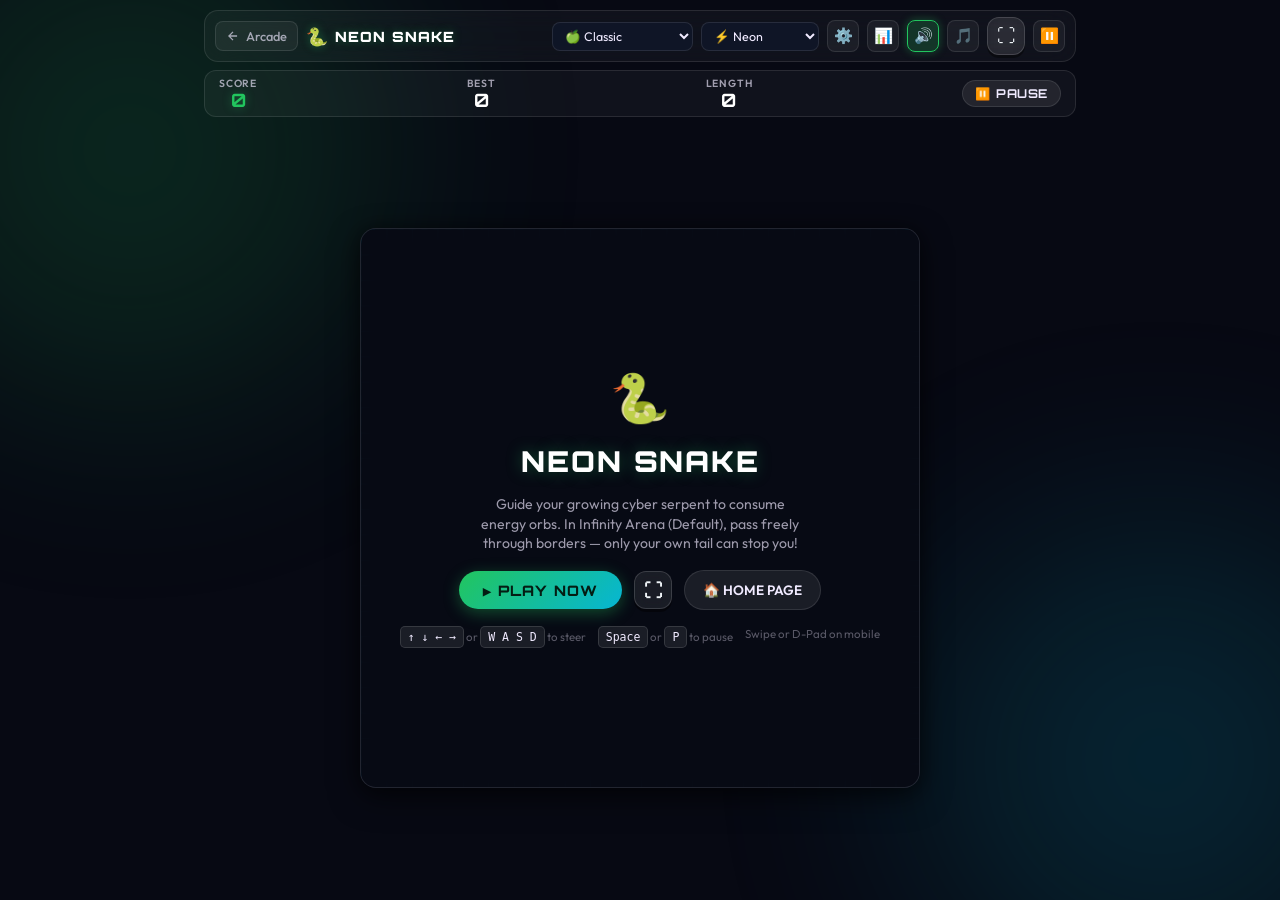
<file: snake/index.html>
<!DOCTYPE html>
<html lang="en">
<head>
  <meta charset="UTF-8" />
  <meta name="viewport" content="width=device-width, initial-scale=1.0, maximum-scale=1.0, user-scalable=no, viewport-fit=cover" />
  <meta name="description" content="Neon Snake — Guide a growing cyber-serpent to consume energy orbs, dodge obstacles and laser walls, and claim high-score supremacy in this premium arcade game." />
  <title>Neon Snake — MultiGame Arcade</title>

  <!-- Google Fonts -->
  <link rel="preconnect" href="https://fonts.googleapis.com">
  <link rel="preconnect" href="https://fonts.gstatic.com" crossorigin>
  <link href="https://fonts.googleapis.com/css2?family=Fredoka:wght@500;600;700&family=Orbitron:wght@500;700;900&family=Outfit:wght@300;400;500;600;700;800&display=swap" rel="stylesheet">

  <link rel="stylesheet" href="style.css" />
  <link rel="stylesheet" href="../shared/arcade-ads.css" />
  <link rel="stylesheet" href="../shared/arcade-fullscreen.css" />
</head>
<body data-theme="neon">

  <!-- Ambient lighting orbs -->
  <div class="ambient-lighting" aria-hidden="true">
    <div class="orb orb-left"></div>
    <div class="orb orb-right"></div>
  </div>

  <!-- CRT scanline overlay -->
  <div id="crt-overlay" aria-hidden="true"></div>

  <div class="app-viewport">

    <!-- Top Navigation Bar -->
    <header class="top-nav">
      <div class="nav-left">
        <a href="../" class="btn-arcade-back" title="Back to MultiGame Arcade" id="btn-back-arcade">
          <svg viewBox="0 0 24 24"><path d="M19 12H5M12 19l-7-7 7-7"/></svg>
          <span class="back-text">Arcade</span>
        </a>
        <div class="logo-badge">
          <span class="logo-icon">🐍</span>
          <span class="title">NEON SNAKE</span>
        </div>
      </div>

      <div class="nav-right">
        <!-- Game Mode Selector -->
        <select id="select-mode" class="mode-dropdown" aria-label="Game Mode">
          <option value="classic">🍏 Classic</option>
          <option value="arcade">⚡ Arcade Power</option>
          <option value="maze">🌀 Maze & Portals</option>
          <option value="timeattack">⏱️ Time Attack</option>
        </select>

        <!-- Visual Theme Dropdown -->
        <select id="select-theme" class="theme-dropdown" aria-label="Visual Theme">
          <option value="neon">⚡ Neon</option>
          <option value="synthwave">🌅 Synthwave</option>
          <option value="crt">📟 1997 CRT</option>
          <option value="ember">🔥 Ember</option>
        </select>

        <!-- Settings button -->
        <button id="btn-settings-open" class="icon-btn" title="Game Settings" aria-label="Game Settings">
          ⚙️
        </button>

        <!-- Stats button -->
        <button id="btn-stats-open" class="icon-btn" title="Career Statistics" aria-label="Career Statistics">
          📊
        </button>

        <!-- Audio Toggles -->
        <button id="btn-sfx-toggle" class="icon-btn active" title="Toggle Sound FX (M)" aria-label="Toggle Sound FX">
          🔊
        </button>
        <button id="btn-music-toggle" class="icon-btn" title="Toggle Synthwave Beat" aria-label="Toggle Synthwave Beat">
          🎵
        </button>

        <!-- Fullscreen toggle -->
        <button id="btn-fullscreen" class="icon-btn btn-arcade-fullscreen" title="Toggle Fullscreen" aria-label="Toggle Fullscreen">
          ⛶
        </button>

        <!-- Pause button -->
        <button id="btn-pause-toggle" class="icon-btn" title="Pause Match (Space / P)" aria-label="Pause Match">
          ⏸️
        </button>
      </div>
    </header>

    <!-- Scoreboard HUD -->
    <section class="hud-bar" aria-label="Scoreboard">
      <div class="hud-stat">
        <span class="hud-label">Score</span>
        <span class="hud-val" id="hud-score">0</span>
      </div>

      <div class="hud-stat">
        <span class="hud-label">Best</span>
        <span class="hud-val" id="hud-high-score">0</span>
      </div>

      <div class="hud-stat">
        <span class="hud-label">Length</span>
        <span class="hud-val" id="hud-length">4</span>
      </div>

      <!-- Dedicated HUD Pause Button -->
      <button id="btn-hud-pause" class="btn-hud-pause" title="Pause / Resume Game (Space / P)" aria-label="Pause Game">
        <span class="pause-icon" id="hud-pause-icon">⏸️</span>
        <span class="pause-text" id="hud-pause-text">PAUSE</span>
      </button>

      <!-- Combo Indicator -->
      <div class="combo-badge hidden" id="combo-badge">
        <span>COMBO</span>
        <span id="combo-val">×2</span>
      </div>

      <!-- Time Attack Timer -->
      <div class="timeattack-hud hidden" id="timeattack-hud">
        ⏱️ <span id="timeattack-val">1:30</span>
      </div>
    </section>

    <!-- Active Power-up Progress Bar -->
    <div class="powerup-banner hidden" id="powerup-hud">
      <span id="powerup-name">⚡ TURBO BOOST</span>
      <div class="powerup-bar">
        <div class="powerup-bar-fill" id="powerup-bar-fill"></div>
      </div>
    </div>

    <!-- Main Game Area -->
    <main class="game-area">
      <div class="canvas-container" id="canvas-container">
        <canvas id="game-canvas"></canvas>

        <!-- Start Overlay -->
        <div class="overlay-screen" id="start-overlay">
          <div style="font-size: 3rem;">🐍</div>
          <h1>NEON SNAKE</h1>
          <p>Guide your growing cyber serpent to consume energy orbs. In Infinity Arena (Default), pass freely through borders — only your own tail can stop you!</p>
          <div class="start-actions-row">
            <button class="btn-primary" id="btn-start-game">
              <span>▶ PLAY NOW</span>
            </button>
            <button class="btn-secondary btn-arcade-fullscreen" title="Toggle Fullscreen Mode" aria-label="Toggle Fullscreen Mode" style="cursor: pointer;">
              ⛶
            </button>
            <a href="../" class="btn-secondary btn-home-link" id="btn-home-start" title="Return to MultiGame Arcade">
              <span>🏠 HOME PAGE</span>
            </a>
          </div>
          <div class="controls-hint">
            <span><span class="key-chip">↑ ↓ ← →</span> or <span class="key-chip">W A S D</span> to steer</span>
            <span><span class="key-chip">Space</span> or <span class="key-chip">P</span> to pause</span>
            <span>Swipe or D-Pad on mobile</span>
          </div>
        </div>
      </div>

      <!-- On-Screen Virtual D-Pad for Mobile & Tablets -->
      <div class="mobile-controls" id="mobile-controls" aria-label="Touch D-Pad">
        <div class="dpad-container">
          <button class="dpad-btn" id="dpad-up" aria-label="Up">▲</button>
          <button class="dpad-btn" id="dpad-left" aria-label="Left">◀</button>
          <button class="dpad-btn dpad-pause-btn" id="dpad-pause" title="Pause Game" aria-label="Pause">⏸️</button>
          <button class="dpad-btn" id="dpad-right" aria-label="Right">▶</button>
          <button class="dpad-btn" id="dpad-down" aria-label="Down">▼</button>
        </div>
      </div>
    </main>

  </div>

  <!-- Game Over Modal -->
  <div class="modal-overlay hidden" id="modal-gameover" role="dialog" aria-modal="true" aria-labelledby="gameover-title">
    <div class="modal-content">
      <div style="font-size: 2.5rem;">💥</div>
      <h2 class="modal-title" id="gameover-title">GAME OVER</h2>
      <p class="modal-subtitle" id="gameover-reason">Crashed into perimeter wall!</p>

      <div id="gameover-high-notice" style="display: none; color: var(--accent-gold); font-weight: 700; font-size: 0.9rem;">
        🏆 NEW HIGH SCORE!
      </div>

      <div class="stats-grid">
        <div class="stat-box">
          <span class="stat-box-label">Final Score</span>
          <span class="stat-box-val" id="gameover-score">0</span>
        </div>
        <div class="stat-box">
          <span class="stat-box-label">Final Length</span>
          <span class="stat-box-val" id="gameover-length">0</span>
        </div>
        <div class="stat-box">
          <span class="stat-box-label">Orbs Eaten</span>
          <span class="stat-box-val" id="gameover-food">0</span>
        </div>
        <div class="stat-box">
          <span class="stat-box-label">Best Record</span>
          <span class="stat-box-val" id="hud-high-score-copy">--</span>
        </div>
      </div>

      <div class="modal-actions-stacked">
        <button class="btn-primary" id="btn-revive-gameover" style="background: linear-gradient(135deg, #a855f7, #6366f1); margin-bottom: 8px;">
          ⚡ REVIVE SNAKE (WATCH AD)
        </button>
        <button class="btn-primary" id="btn-restart-gameover">
          🔄 PLAY AGAIN
        </button>
        <div class="modal-actions-row">
          <button class="btn-secondary" id="btn-quit-gameover" title="Quit to Main Menu">
            🚪 QUIT GAME
          </button>
          <a href="../" class="btn-secondary btn-home-link" id="btn-home-gameover" title="Return to MultiGame Arcade">
            🏠 HOME PAGE
          </a>
        </div>
      </div>
    </div>
  </div>

  <!-- Pause Modal -->
  <div class="modal-overlay hidden" id="modal-pause" role="dialog" aria-modal="true">
    <div class="modal-content">
      <div style="font-size: 2.5rem;">⏸️</div>
      <h2 class="modal-title">MATCH PAUSED</h2>
      <p class="modal-subtitle">Take a breather, neon pilot.</p>
      <div class="modal-actions-stacked">
        <div class="modal-actions-row">
          <button class="btn-primary" id="btn-resume">▶ RESUME</button>
          <button class="btn-secondary" id="btn-restart-pause">🔄 RESTART</button>
        </div>
        <div class="modal-actions-row">
          <button class="btn-secondary" id="btn-quit-pause" title="Quit to Main Menu">
            🚪 QUIT GAME
          </button>
          <a href="../" class="btn-secondary btn-home-link" id="btn-home-pause" title="Return to MultiGame Arcade">
            🏠 HOME PAGE
          </a>
        </div>
      </div>
    </div>
  </div>

  <!-- Career Statistics Modal -->
  <div class="modal-overlay hidden" id="modal-stats" role="dialog" aria-modal="true">
    <div class="modal-content">
      <h2 class="modal-title">📊 CAREER STATS</h2>
      <p class="modal-subtitle">Your all-time cyber serpent records</p>

      <div class="stats-grid">
        <div class="stat-box">
          <span class="stat-box-label">Games Played</span>
          <span class="stat-box-val" id="stat-games-played">0</span>
        </div>
        <div class="stat-box">
          <span class="stat-box-label">Max Length</span>
          <span class="stat-box-val" id="stat-max-length">4</span>
        </div>
        <div class="stat-box">
          <span class="stat-box-label">Classic Best</span>
          <span class="stat-box-val" id="stat-high-classic">0</span>
        </div>
        <div class="stat-box">
          <span class="stat-box-label">Arcade Best</span>
          <span class="stat-box-val" id="stat-high-arcade">0</span>
        </div>
        <div class="stat-box">
          <span class="stat-box-label">Maze Best</span>
          <span class="stat-box-val" id="stat-high-maze">0</span>
        </div>
        <div class="stat-box">
          <span class="stat-box-label">Time Attack Best</span>
          <span class="stat-box-val" id="stat-high-timeattack">0</span>
        </div>
        <div class="stat-box">
          <span class="stat-box-label">Energy Orbs</span>
          <span class="stat-box-val" id="stat-total-food">0</span>
        </div>
        <div class="stat-box">
          <span class="stat-box-label">Golden Stars</span>
          <span class="stat-box-val" id="stat-total-golden">0</span>
        </div>
      </div>

      <button class="btn-secondary" id="btn-stats-close">CLOSE</button>
    </div>
  </div>

  <!-- Settings Modal -->
  <div class="modal-overlay hidden" id="modal-settings" role="dialog" aria-modal="true">
    <div class="modal-content">
      <h2 class="modal-title">⚙️ GAME SETTINGS</h2>
      <p class="modal-subtitle">Configure arena rules & difficulty</p>

      <div class="settings-list">
        <div class="setting-item">
          <label for="setting-difficulty">Game Speed / Difficulty</label>
          <select id="setting-difficulty">
            <option value="chill">Chill (Casual)</option>
            <option value="normal" selected>Normal (Classic)</option>
            <option value="hard">Insane (Turbo)</option>
            <option value="dynamic">Dynamic (Ramps up)</option>
          </select>
        </div>

        <div class="setting-item">
          <label for="setting-map">Arena Layout</label>
          <select id="setting-map">
            <option value="infinity" selected>🌌 Infinity (No Walls — Wrap)</option>
            <option value="open">🛡️ Classic (Solid Walls)</option>
            <option value="box">📦 The Box (Corner Blocks)</option>
            <option value="cross">➕ Crossroads</option>
            <option value="pillars">🏛️ Twin Pillars</option>
            <option value="portals">🌀 Wormhole Portals</option>
          </select>
        </div>

        <div class="setting-item">
          <label for="setting-walls">Solid Perimeter Walls</label>
          <label class="toggle-switch">
            <input type="checkbox" id="setting-walls">
            <span class="slider"></span>
          </label>
        </div>
      </div>

      <button class="btn-primary" id="btn-settings-close">SAVE & CLOSE</button>
    </div>
  </div>

  <!-- JavaScript Modules -->
  <script src="../shared/arcade-ads.js"></script>
  <script src="../shared/arcade-fullscreen.js"></script>
  <script src="../shared/arcade-analytics.js"></script>
  <script src="js/audio.js"></script>
  <script src="js/particles.js"></script>
  <script src="js/game.js"></script>
  <script src="js/app.js"></script>
</body>
</html>
</file>
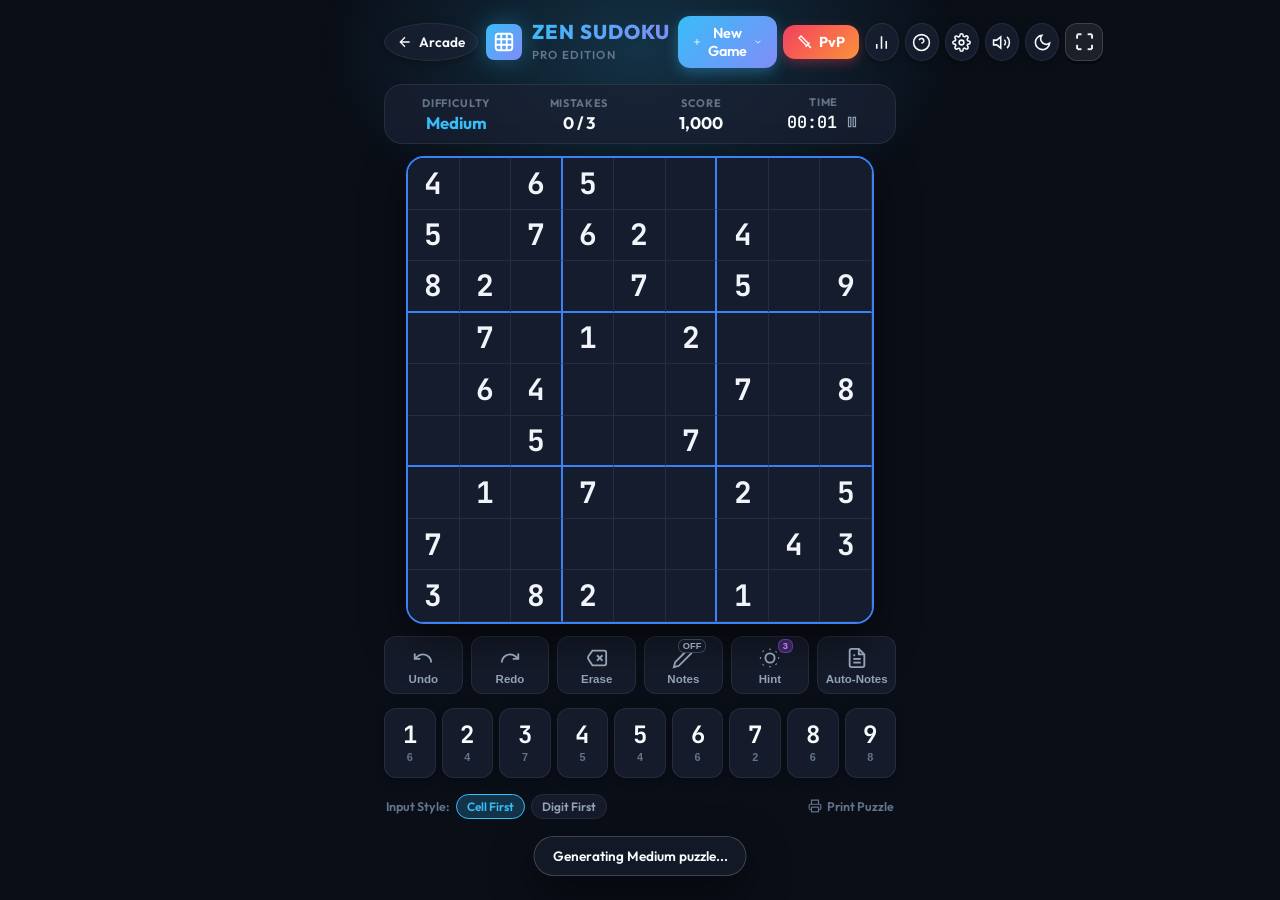
<file: sudoku/index.html>
<!DOCTYPE html>
<html lang="en" data-theme="dark">
<head>
  <meta charset="UTF-8" />
  <meta name="viewport" content="width=device-width, initial-scale=1.0, maximum-scale=1.0, user-scalable=no" />
  <meta name="description" content="Zen Sudoku — Modern, beautiful, and intelligent Sudoku game with procedural puzzle generation, candidate notes, smart hints, and statistics." />
  <title>Zen Sudoku — Master the 9x9 Grid</title>
  
  <!-- Modern Google Fonts -->
  <link rel="preconnect" href="https://fonts.googleapis.com">
  <link rel="preconnect" href="https://fonts.gstatic.com" crossorigin>
  <link href="https://fonts.googleapis.com/css2?family=JetBrains+Mono:wght@400;500;600;700&family=Outfit:wght@300;400;500;600;700;800&display=swap" rel="stylesheet">
  
  <link rel="stylesheet" href="style.css?v=2.1" />
  <link rel="stylesheet" href="../shared/arcade-ads.css" />
  <link rel="stylesheet" href="../shared/arcade-fullscreen.css" />
</head>
<body>
  <!-- Confetti Canvas overlay for game victory -->
  <canvas id="confetti-canvas"></canvas>

  <div class="app-container">
    <!-- Top App Navigation Header -->
    <header class="app-header">
      <div class="header-left">
        <a href="../" id="btn-exit-game" class="btn btn-icon btn-exit" title="Exit to MultiGame Arcade" aria-label="Exit to MultiGame Arcade" style="width: auto; padding: 0 12px; gap: 6px; display: inline-flex; align-items: center; text-decoration: none;">
          <svg viewBox="0 0 24 24" fill="none" stroke="currentColor" stroke-width="2" style="width: 16px; height: 16px;">
            <path d="M19 12H5M12 19l-7-7 7-7"/>
          </svg>
          <span style="font-size: 0.85rem; font-weight: 600;">Arcade</span>
        </a>
        <a href="../" class="brand" title="Back to MultiGame Arcade" style="text-decoration: none; color: inherit;">
          <div class="brand-icon">
            <svg viewBox="0 0 24 24" fill="none" stroke="currentColor" stroke-width="2">
              <rect x="3" y="3" width="18" height="18" rx="3"></rect>
              <path d="M3 9h18M3 15h18M9 3v18M15 3v18"></path>
            </svg>
          </div>
          <div class="brand-text">
            <h1>ZEN SUDOKU</h1>
            <span class="brand-subtitle">Pro Edition</span>
          </div>
        </a>
      </div>

      <div class="header-actions">
        <!-- New Game Dropdown -->
        <div class="dropdown-wrapper">
          <button id="btn-new-game-dropdown" class="btn btn-primary" aria-label="Start a new game">
            <svg class="icon" viewBox="0 0 24 24" fill="none" stroke="currentColor" stroke-width="2">
              <path d="M12 5v14M5 12h14"></path>
            </svg>
            <span>New Game</span>
            <svg class="chevron" viewBox="0 0 24 24" fill="none" stroke="currentColor" stroke-width="2">
              <path d="M6 9l6 6 6-6"></path>
            </svg>
          </button>
          <div id="difficulty-menu" class="dropdown-menu">
            <button class="dropdown-item" data-diff="beginner">
              <span class="diff-title">Beginner</span>
              <span class="diff-desc">50 clues • Relaxed</span>
            </button>
            <button class="dropdown-item" data-diff="easy">
              <span class="diff-title">Easy</span>
              <span class="diff-desc">40 clues • Casual</span>
            </button>
            <button class="dropdown-item active" data-diff="medium">
              <span class="diff-title">Medium</span>
              <span class="diff-desc">33 clues • Standard</span>
            </button>
            <button class="dropdown-item" data-diff="hard">
              <span class="diff-title">Hard</span>
              <span class="diff-desc">28 clues • Challenging</span>
            </button>
            <button class="dropdown-item" data-diff="expert">
              <span class="diff-title">Expert</span>
              <span class="diff-desc">24 clues • Master</span>
            </button>
            <div class="dropdown-divider"></div>
            <button class="dropdown-item" id="btn-custom-board-trigger">
              <span class="diff-title">Custom / Solver</span>
              <span class="diff-desc">Input your own puzzle</span>
            </button>
          </div>
        </div>

        <!-- PvP Mode Button -->
        <button id="btn-pvp-mode" class="btn btn-pvp desktop-only" title="Player vs Player" aria-label="Player vs Player">
          <svg class="icon" viewBox="0 0 24 24" fill="none" stroke="currentColor" stroke-width="2">
            <path d="m14.5 17.5-11.5-11.5 3-3 11.5 11.5z"></path>
            <path d="m13 19 6-6"></path>
            <path d="m16 16 4 4"></path>
            <path d="m19 21 2-2"></path>
          </svg>
          <span class="pvp-btn-text">PvP</span>
        </button>

        <!-- Quick Action Buttons (Desktop) -->
        <button id="btn-stats" class="btn btn-icon desktop-only" title="Statistics" aria-label="Open Statistics">
          <svg viewBox="0 0 24 24" fill="none" stroke="currentColor" stroke-width="2">
            <path d="M18 20V10M12 20V4M6 20v-6"></path>
          </svg>
        </button>

        <button id="btn-rules" class="btn btn-icon desktop-only" title="How to Play" aria-label="How to Play">
          <svg viewBox="0 0 24 24" fill="none" stroke="currentColor" stroke-width="2">
            <circle cx="12" cy="12" r="10"></circle>
            <path d="M9.09 9a3 3 0 0 1 5.83 1c0 2-3 3-3 3"></path>
            <line x1="12" y1="17" x2="12.01" y2="17"></line>
          </svg>
        </button>

        <button id="btn-settings" class="btn btn-icon desktop-only" title="Settings" aria-label="Settings">
          <svg viewBox="0 0 24 24" fill="none" stroke="currentColor" stroke-width="2">
            <circle cx="12" cy="12" r="3"></circle>
            <path d="M19.4 15a1.65 1.65 0 0 0 .33 1.82l.06.06a2 2 0 0 1 0 2.83 2 2 0 0 1-2.83 0l-.06-.06a1.65 1.65 0 0 0-1.82-.33 1.65 1.65 0 0 0-1 1.51V21a2 2 0 0 1-2 2 2 2 0 0 1-2-2v-.09A1.65 1.65 0 0 0 9 19.4a1.65 1.65 0 0 0-1.82.33l-.06.06a2 2 0 0 1-2.83 0 2 2 0 0 1 0-2.83l.06-.06a1.65 1.65 0 0 0 .33-1.82 1.65 1.65 0 0 0-1.51-1H3a2 2 0 0 1-2-2 2 2 0 0 1 2-2h.09A1.65 1.65 0 0 0 4.6 9a1.65 1.65 0 0 0-.33-1.82l-.06-.06a2 2 0 0 1 0-2.83 2 2 0 0 1 2.83 0l.06.06a1.65 1.65 0 0 0 1.82.33H9a1.65 1.65 0 0 0 1-1.51V3a2 2 0 0 1 2-2 2 2 0 0 1 2 2v.09a1.65 1.65 0 0 0 1 1.51 1.65 1.65 0 0 0 1.82-.33l.06-.06a2 2 0 0 1 2.83 0 2 2 0 0 1 0 2.83l-.06.06a1.65 1.65 0 0 0-.33 1.82V9a1.65 1.65 0 0 0 1.51 1H21a2 2 0 0 1 2 2 2 2 0 0 1-2 2h-.09a1.65 1.65 0 0 0-1.51 1z"></path>
          </svg>
        </button>

        <button id="btn-sound-toggle" class="btn btn-icon" title="Toggle Sound" aria-label="Toggle Sound">
          <svg class="sound-on-icon" viewBox="0 0 24 24" fill="none" stroke="currentColor" stroke-width="2">
            <polygon points="11 5 6 9 2 9 2 15 6 15 11 19 11 5"></polygon>
            <path d="M19.07 4.93a10 10 0 0 1 0 14.14M15.54 8.46a5 5 0 0 1 0 7.07"></path>
          </svg>
          <svg class="sound-off-icon hidden" viewBox="0 0 24 24" fill="none" stroke="currentColor" stroke-width="2">
            <polygon points="11 5 6 9 2 9 2 15 6 15 11 19 11 5"></polygon>
            <line x1="23" y1="9" x2="17" y2="15"></line>
            <line x1="17" y1="9" x2="23" y2="15"></line>
          </svg>
        </button>

        <button id="btn-theme-toggle" class="btn btn-icon desktop-only" title="Switch Theme" aria-label="Switch Theme">
          <svg class="theme-icon theme-moon" viewBox="0 0 24 24" fill="none" stroke="currentColor" stroke-width="2">
            <path d="M21 12.79A9 9 0 1 1 11.21 3 7 7 0 0 0 21 12.79z"></path>
          </svg>
          <svg class="theme-icon theme-sun hidden" viewBox="0 0 24 24" fill="none" stroke="currentColor" stroke-width="2">
            <circle cx="12" cy="12" r="5"></circle>
            <line x1="12" y1="1" x2="12" y2="3"></line>
            <line x1="12" y1="21" x2="12" y2="23"></line>
            <line x1="4.22" y1="4.22" x2="5.64" y2="5.64"></line>
            <line x1="18.36" y1="18.36" x2="19.78" y2="19.78"></line>
            <line x1="1" y1="12" x2="3" y2="12"></line>
            <line x1="21" y1="12" x2="23" y2="12"></line>
            <line x1="4.22" y1="19.78" x2="5.64" y2="18.36"></line>
            <line x1="18.36" y1="5.64" x2="19.78" y2="4.22"></line>
          </svg>
          <svg class="theme-icon theme-emerald-icon hidden" viewBox="0 0 24 24" fill="none" stroke="currentColor" stroke-width="2">
            <polygon points="12 2 2 7 12 12 22 7 12 2"></polygon>
            <polyline points="2 17 12 22 22 17"></polyline>
            <polyline points="2 12 12 17 22 12"></polyline>
          </svg>
        </button>

        <button id="btn-sudoku-fullscreen" class="btn btn-icon btn-arcade-fullscreen" title="Toggle Fullscreen" aria-label="Toggle Fullscreen">
          ⛶
        </button>

        <!-- Mobile More Menu Dropdown -->
        <div class="dropdown-wrapper mobile-only">
          <button id="btn-mobile-menu" class="btn btn-icon" title="Menu" aria-label="Open menu">
            <svg viewBox="0 0 24 24" fill="none" stroke="currentColor" stroke-width="2">
              <circle cx="12" cy="12" r="1"></circle>
              <circle cx="12" cy="5" r="1"></circle>
              <circle cx="12" cy="19" r="1"></circle>
            </svg>
          </button>
          <div id="mobile-menu-dropdown" class="dropdown-menu">
            <button class="dropdown-item" id="btn-mobile-pvp">
              <span class="diff-title">⚔️ Player vs Player</span>
              <span class="diff-desc">Local Duel & Online Race</span>
            </button>
            <button class="dropdown-item" id="btn-mobile-stats">
              <span class="diff-title">Career Statistics</span>
              <span class="diff-desc">Win rates & best times</span>
            </button>
            <button class="dropdown-item" id="btn-mobile-rules">
              <span class="diff-title">How to Play</span>
              <span class="diff-desc">Rules & keyboard shortcuts</span>
            </button>
            <button class="dropdown-item" id="btn-mobile-settings">
              <span class="diff-title">Settings</span>
              <span class="diff-desc">Assistance, sound & themes</span>
            </button>
            <div class="dropdown-divider"></div>
            <button class="dropdown-item" id="btn-mobile-custom">
              <span class="diff-title">Custom / Solver</span>
              <span class="diff-desc">Input your own puzzle</span>
            </button>
            <button class="dropdown-item" id="btn-mobile-auto-notes">
              <span class="diff-title">Auto-Fill Candidates</span>
              <span class="diff-desc">Fill valid pencil notes</span>
            </button>
            <div class="dropdown-divider"></div>
            <button class="dropdown-item btn-arcade-fullscreen" id="btn-mobile-fullscreen">
              <span class="diff-title">⛶ Fullscreen Mode</span>
              <span class="diff-desc">Toggle immersive fullscreen</span>
            </button>
            <a href="../" class="dropdown-item" id="btn-mobile-exit" style="text-decoration: none; color: inherit;">
              <span class="diff-title">🚪 Exit to Arcade</span>
              <span class="diff-desc">Return to game selection</span>
            </a>
          </div>
        </div>
      </div>
    </header>

    <!-- Main Game Board Container -->
    <main class="game-main">
      <!-- Solo Status Bar -->
      <section id="solo-status-bar" class="game-status-bar">
        <div class="status-item diff-tag">
          <span class="status-label">Difficulty</span>
          <span id="current-diff-badge" class="status-value highlight">Medium</span>
        </div>

        <div class="status-item mistakes-box" id="mistakes-container">
          <span class="status-label">Mistakes</span>
          <span id="mistakes-badge" class="status-value">0 / 3</span>
        </div>

        <div class="status-item score-box">
          <span class="status-label">Score</span>
          <span id="score-badge" class="status-value">1,000</span>
        </div>

        <div class="status-item timer-box">
          <span class="status-label">Time</span>
          <div class="timer-wrapper">
            <span id="timer-display" class="status-value mono">00:00</span>
            <button id="btn-pause" class="btn-pause" title="Pause Game" aria-label="Pause Game">
              <svg viewBox="0 0 24 24" fill="none" stroke="currentColor" stroke-width="2">
                <rect x="6" y="4" width="4" height="16"></rect>
                <rect x="14" y="4" width="4" height="16"></rect>
              </svg>
            </button>
          </div>
        </div>
      </section>

      <!-- PvP Local Battle HUD -->
      <section id="pvp-local-hud" class="game-status-bar pvp-local-hud hidden">
        <div class="pvp-player-card p1-card active" id="pvp-p1-card">
          <div class="pvp-player-header">
            <span class="pvp-dot p1-dot"></span>
            <span class="pvp-name">Player 1</span>
          </div>
          <div class="pvp-score" id="pvp-p1-score">0 pts</div>
          <span class="pvp-sub" id="pvp-p1-cells">0 cells</span>
        </div>

        <div class="pvp-center-clock">
          <span class="pvp-turn-label" id="pvp-turn-indicator">P1 Turn</span>
          <div class="pvp-shot-clock mono" id="pvp-shot-clock">30s</div>
          <button id="btn-exit-pvp-local" class="btn-pvp-exit" title="Exit Battle">Exit</button>
        </div>

        <div class="pvp-player-card p2-card" id="pvp-p2-card">
          <div class="pvp-player-header">
            <span class="pvp-dot p2-dot"></span>
            <span class="pvp-name">Player 2</span>
          </div>
          <div class="pvp-score" id="pvp-p2-score">0 pts</div>
          <span class="pvp-sub" id="pvp-p2-cells">0 cells</span>
        </div>
      </section>

      <!-- PvP Online Race HUD -->
      <section id="pvp-online-hud" class="game-status-bar pvp-online-hud hidden">
        <div class="pvp-race-item">
          <div class="pvp-race-header">
            <span class="pvp-race-name highlight">You</span>
            <span class="pvp-race-pct mono" id="pvp-my-pct">0%</span>
          </div>
          <div class="pvp-bar-track">
            <div class="pvp-bar-fill my-fill" id="pvp-my-bar" style="width: 0%"></div>
          </div>
        </div>

        <div class="pvp-vs-badge">
          <span>VS</span>
          <button id="btn-exit-pvp-online" class="btn-pvp-exit" title="Leave Match">Exit</button>
        </div>

        <div class="pvp-race-item">
          <div class="pvp-race-header">
            <span class="pvp-race-name opponent">Opponent</span>
            <span class="pvp-race-pct mono" id="pvp-opp-pct">0%</span>
          </div>
          <div class="pvp-bar-track">
            <div class="pvp-bar-fill opp-fill" id="pvp-opp-bar" style="width: 0%"></div>
          </div>
        </div>
      </section>

      <!-- Smart Hint Banner -->
      <div id="hint-banner" class="hint-banner hidden">
        <div class="hint-icon">
          <svg viewBox="0 0 24 24" fill="none" stroke="currentColor" stroke-width="2">
            <line x1="9" y1="18" x2="15" y2="18"></line>
            <line x1="10" y1="22" x2="14" y2="22"></line>
            <path d="M15.09 14c.18-.98.65-1.74 1.41-2.5A4.65 4.65 0 0 0 18 8 6 6 0 0 0 6 8c0 1 .23 2.23 1.5 3.5A4.61 4.61 0 0 1 8.91 14"></path>
          </svg>
        </div>
        <div class="hint-content">
          <div id="hint-text" class="hint-text">Naked Single deduction available</div>
        </div>
        <button id="btn-apply-hint" class="btn btn-sm btn-accent">Apply</button>
        <button id="btn-close-hint" class="btn-close-hint" aria-label="Dismiss hint">×</button>
      </div>

      <!-- Sudoku Board & Pause Overlay -->
      <div class="board-wrapper">
        <div id="sudoku-grid" class="sudoku-grid" role="grid" aria-label="Sudoku Board 9 by 9">
          <!-- 81 Cells dynamically constructed by JavaScript -->
        </div>

        <!-- Pause Overlay -->
        <div id="pause-overlay" class="pause-overlay hidden">
          <div class="pause-content">
            <div class="pause-icon">
              <svg viewBox="0 0 24 24" fill="none" stroke="currentColor" stroke-width="2">
                <circle cx="12" cy="12" r="10"></circle>
                <polygon points="10 8 16 12 10 16 10 8" fill="currentColor"></polygon>
              </svg>
            </div>
            <h2>Game Paused</h2>
            <p>Take a breath and resume when ready</p>
            <div style="display: flex; flex-direction: column; gap: 10px; width: 100%; max-width: 240px; margin: 0 auto;">
              <button id="btn-resume" class="btn btn-primary btn-lg">Resume Game</button>
              <a href="../" class="btn btn-secondary" style="text-decoration: none;">Exit to Arcade</a>
            </div>
          </div>
        </div>
      </div>

      <!-- Game Controls Bar (Undo, Erase, Notes, Hint) -->
      <section class="game-controls">
        <button id="btn-undo" class="control-btn" title="Undo (Z)" aria-label="Undo move">
          <div class="control-icon">
            <svg viewBox="0 0 24 24" fill="none" stroke="currentColor" stroke-width="2">
              <path d="M3 7v6h6"></path>
              <path d="M21 17a9 9 0 0 0-9-9 9 9 0 0 0-6 2.3L3 13"></path>
            </svg>
          </div>
          <span class="control-label">Undo</span>
        </button>

        <button id="btn-redo" class="control-btn" title="Redo (Y)" aria-label="Redo move">
          <div class="control-icon">
            <svg viewBox="0 0 24 24" fill="none" stroke="currentColor" stroke-width="2">
              <path d="M21 7v6h-6"></path>
              <path d="M3 17a9 9 0 0 1 9-9 9 9 0 0 1 6 2.3l3 2.7"></path>
            </svg>
          </div>
          <span class="control-label">Redo</span>
        </button>

        <button id="btn-erase" class="control-btn" title="Erase (Backspace/Del)" aria-label="Erase cell">
          <div class="control-icon">
            <svg viewBox="0 0 24 24" fill="none" stroke="currentColor" stroke-width="2">
              <path d="M20 20H7L3 14c-1-1.5-1-3 0-4.5L7 4h13a2 2 0 0 1 2 2v12a2 2 0 0 1-2 2Z"></path>
              <line x1="18" y1="9" x2="12" y2="15"></line>
              <line x1="12" y1="9" x2="18" y2="15"></line>
            </svg>
          </div>
          <span class="control-label">Erase</span>
        </button>

        <button id="btn-notes" class="control-btn" title="Pencil Notes (N)" aria-label="Toggle pencil notes mode">
          <div class="control-icon">
            <svg viewBox="0 0 24 24" fill="none" stroke="currentColor" stroke-width="2">
              <path d="M17 3a2.828 2.828 0 1 1 4 4L7.5 20.5 2 22l1.5-5.5L17 3z"></path>
            </svg>
            <span id="notes-badge" class="badge-mini">OFF</span>
          </div>
          <span class="control-label">Notes</span>
        </button>

        <button id="btn-hint" class="control-btn" title="Smart Hint (H)" aria-label="Get a smart hint">
          <div class="control-icon">
            <svg viewBox="0 0 24 24" fill="none" stroke="currentColor" stroke-width="2">
              <path d="M12 2v1M12 21v1M4.22 4.22l.71.71M18.36 18.36l.71.71M1 12h1M21 12h1M4.22 19.78l.71-.71M18.36 5.64l.71-.71"></path>
              <circle cx="12" cy="12" r="5"></circle>
            </svg>
            <span id="hint-badge" class="badge-mini" style="background: rgba(168, 85, 247, 0.25); color: #c084fc; border: 1px solid rgba(168, 85, 247, 0.4);">3</span>
          </div>
          <span class="control-label">Hint</span>
        </button>

        <button id="btn-auto-notes" class="control-btn" title="Auto Fill Candidates" aria-label="Auto Fill Candidates">
          <div class="control-icon">
            <svg viewBox="0 0 24 24" fill="none" stroke="currentColor" stroke-width="2">
              <path d="M14 2H6a2 2 0 0 0-2 2v16a2 2 0 0 0 2 2h12a2 2 0 0 0 2-2V8z"></path>
              <polyline points="14 2 14 8 20 8"></polyline>
              <line x1="16" y1="13" x2="8" y2="13"></line>
              <line x1="16" y1="17" x2="8" y2="17"></line>
              <polyline points="10 9 9 9 8 9"></polyline>
            </svg>
          </div>
          <span class="control-label">Auto-Notes</span>
        </button>
      </section>

      <!-- Keypad with Remaining Count Badges -->
      <section class="game-keypad" id="game-keypad" aria-label="Number Input Pad">
        <button class="keypad-btn" data-num="1">
          <span class="key-digit">1</span>
          <span class="key-count" data-count-for="1">9</span>
        </button>
        <button class="keypad-btn" data-num="2">
          <span class="key-digit">2</span>
          <span class="key-count" data-count-for="2">9</span>
        </button>
        <button class="keypad-btn" data-num="3">
          <span class="key-digit">3</span>
          <span class="key-count" data-count-for="3">9</span>
        </button>
        <button class="keypad-btn" data-num="4">
          <span class="key-digit">4</span>
          <span class="key-count" data-count-for="4">9</span>
        </button>
        <button class="keypad-btn" data-num="5">
          <span class="key-digit">5</span>
          <span class="key-count" data-count-for="5">9</span>
        </button>
        <button class="keypad-btn" data-num="6">
          <span class="key-digit">6</span>
          <span class="key-count" data-count-for="6">9</span>
        </button>
        <button class="keypad-btn" data-num="7">
          <span class="key-digit">7</span>
          <span class="key-count" data-count-for="7">9</span>
        </button>
        <button class="keypad-btn" data-num="8">
          <span class="key-digit">8</span>
          <span class="key-count" data-count-for="8">9</span>
        </button>
        <button class="keypad-btn" data-num="9">
          <span class="key-digit">9</span>
          <span class="key-count" data-count-for="9">9</span>
        </button>
      </section>

      <!-- Secondary Input Mode Options -->
      <div class="input-mode-bar">
        <div class="mode-toggle">
          <span class="mode-label">Input Style:</span>
          <button id="btn-mode-cell" class="btn-pill active" title="Select cell first, then tap digit">Cell First</button>
          <button id="btn-mode-digit" class="btn-pill" title="Select digit first, then tap cells to place">Digit First</button>
        </div>
        <button id="btn-print-puzzle" class="btn-text-action" title="Print puzzle sheet">
          <svg viewBox="0 0 24 24" fill="none" stroke="currentColor" stroke-width="2">
            <polyline points="6 9 6 2 18 2 18 9"></polyline>
            <path d="M6 18H4a2 2 0 0 1-2-2v-5a2 2 0 0 1 2-2h16a2 2 0 0 1 2 2v5a2 2 0 0 1-2 2h-2"></path>
            <rect x="6" y="14" width="12" height="8"></rect>
          </svg>
          Print Puzzle
        </button>
      </div>
    </main>
  </div>

  <!-- MODALS -->

  <!-- Victory / Game Completed Modal -->
  <div id="modal-victory" class="modal-backdrop hidden" role="dialog" aria-modal="true">
    <div class="modal-card modal-victory-card">
      <div class="victory-header">
        <div class="trophy-icon">🏆</div>
        <h2>Splendid Victory!</h2>
        <p class="subtitle">You have conquered the grid.</p>
      </div>

      <div class="victory-stats-grid">
        <div class="vstat-item">
          <span class="vstat-label">Difficulty</span>
          <span id="vstat-diff" class="vstat-value highlight">Medium</span>
        </div>
        <div class="vstat-item">
          <span class="vstat-label">Total Time</span>
          <span id="vstat-time" class="vstat-value mono">05:24</span>
        </div>
        <div class="vstat-item">
          <span class="vstat-label">Mistakes</span>
          <span id="vstat-mistakes" class="vstat-value">1</span>
        </div>
        <div class="vstat-item">
          <span class="vstat-label">Final Score</span>
          <span id="vstat-score" class="vstat-value highlight">1,450</span>
        </div>
      </div>

      <div class="modal-actions">
        <button id="btn-victory-new" class="btn btn-primary btn-lg">Play Another</button>
        <button id="btn-victory-share" class="btn btn-secondary">Share Score</button>
        <a href="../" class="btn btn-secondary" style="text-decoration: none;">Exit</a>
      </div>
    </div>
  </div>

  <!-- Game Over (3 Mistakes) Modal -->
  <div id="modal-gameover" class="modal-backdrop hidden" role="dialog" aria-modal="true">
    <div class="modal-card">
      <div class="modal-icon text-danger">⚠️</div>
      <h2>Game Over</h2>
      <p>You have reached the limit of 3 mistakes.</p>
      <div class="modal-actions vertical">
        <button id="btn-gameover-ad-revive" class="btn btn-primary" style="background: linear-gradient(135deg, #a855f7, #ec4899); box-shadow: 0 4px 15px rgba(236, 72, 153, 0.4);">⚡ Watch Ad to Revive (-1 Mistake)</button>
        <button id="btn-gameover-revive" class="btn btn-secondary">Continue in Casual Mode</button>
        <button id="btn-gameover-restart" class="btn btn-secondary">Restart Puzzle</button>
        <button id="btn-gameover-new" class="btn btn-secondary">New Puzzle</button>
        <a href="../" class="btn btn-danger-ghost" style="text-decoration: none;">Exit to Arcade</a>
      </div>
    </div>
  </div>

  <!-- Statistics Modal -->
  <div id="modal-stats" class="modal-backdrop hidden" role="dialog" aria-modal="true">
    <div class="modal-card modal-lg">
      <div class="modal-header">
        <h2>Career Statistics</h2>
        <button class="modal-close" data-close-modal="modal-stats">×</button>
      </div>

      <div class="stats-tabs">
        <button class="stats-tab active" data-stats-tab="beginner">Beginner</button>
        <button class="stats-tab" data-stats-tab="easy">Easy</button>
        <button class="stats-tab" data-stats-tab="medium">Medium</button>
        <button class="stats-tab" data-stats-tab="hard">Hard</button>
        <button class="stats-tab" data-stats-tab="expert">Expert</button>
      </div>

      <div class="stats-content">
        <div class="stats-metric-grid">
          <div class="metric-card">
            <span class="metric-num" id="stat-played">0</span>
            <span class="metric-label">Games Played</span>
          </div>
          <div class="metric-card">
            <span class="metric-num" id="stat-winrate">0%</span>
            <span class="metric-label">Win Rate</span>
          </div>
          <div class="metric-card">
            <span class="metric-num mono" id="stat-best-time">--:--</span>
            <span class="metric-label">Best Time</span>
          </div>
          <div class="metric-card">
            <span class="metric-num mono" id="stat-avg-time">--:--</span>
            <span class="metric-label">Average Time</span>
          </div>
          <div class="metric-card">
            <span class="metric-num" id="stat-streak">0</span>
            <span class="metric-label">Current Streak</span>
          </div>
          <div class="metric-card">
            <span class="metric-num" id="stat-best-streak">0</span>
            <span class="metric-label">Best Streak</span>
          </div>
        </div>
      </div>

      <div class="modal-footer">
        <button id="btn-reset-stats" class="btn btn-danger-ghost">Reset All Stats</button>
        <button class="btn btn-secondary" data-close-modal="modal-stats">Close</button>
      </div>
    </div>
  </div>

  <!-- Settings Modal -->
  <div id="modal-settings" class="modal-backdrop hidden" role="dialog" aria-modal="true">
    <div class="modal-card">
      <div class="modal-header">
        <h2>Settings</h2>
        <button class="modal-close" data-close-modal="modal-settings">×</button>
      </div>

      <div class="settings-list">
        <!-- Theme selection -->
        <div class="setting-item">
          <div class="setting-info">
            <span class="setting-title">Visual Theme</span>
            <span class="setting-desc">Select your color scheme</span>
          </div>
          <select id="setting-theme-select" class="custom-select">
            <option value="dark">Midnight Dark</option>
            <option value="light">Porcelain Light</option>
            <option value="emerald">Matrix Emerald</option>
          </select>
        </div>

        <!-- Sound switch -->
        <div class="setting-item">
          <div class="setting-info">
            <span class="setting-title">Sound Effects</span>
            <span class="setting-desc">Soft audio clicks and victory fanfares</span>
          </div>
          <label class="toggle-switch">
            <input type="checkbox" id="set-sound" checked />
            <span class="slider"></span>
          </label>
        </div>

        <!-- Highlight duplicates -->
        <div class="setting-item">
          <div class="setting-info">
            <span class="setting-title">Highlight Conflicts</span>
            <span class="setting-desc">Instantly mark conflicting numbers in red</span>
          </div>
          <label class="toggle-switch">
            <input type="checkbox" id="set-duplicates" checked />
            <span class="slider"></span>
          </label>
        </div>

        <!-- Highlight peers -->
        <div class="setting-item">
          <div class="setting-info">
            <span class="setting-title">Highlight Row, Column & Box</span>
            <span class="setting-desc">Subtle background illumination for current cell peers</span>
          </div>
          <label class="toggle-switch">
            <input type="checkbox" id="set-peers" checked />
            <span class="slider"></span>
          </label>
        </div>

        <!-- Highlight identical numbers -->
        <div class="setting-item">
          <div class="setting-info">
            <span class="setting-title">Highlight Matching Numbers</span>
            <span class="setting-desc">Highlight identical numbers across the entire board</span>
          </div>
          <label class="toggle-switch">
            <input type="checkbox" id="set-same-numbers" checked />
            <span class="slider"></span>
          </label>
        </div>

        <!-- Auto-remove notes -->
        <div class="setting-item">
          <div class="setting-info">
            <span class="setting-title">Auto-Remove Notes</span>
            <span class="setting-desc">Automatically clear candidate pencil marks in peers</span>
          </div>
          <label class="toggle-switch">
            <input type="checkbox" id="set-auto-remove" checked />
            <span class="slider"></span>
          </label>
        </div>

        <!-- 3-Mistake Challenge Limit -->
        <div class="setting-item">
          <div class="setting-info">
            <span class="setting-title">Mistake Limit (3 Strikes)</span>
            <span class="setting-desc">Game ends after 3 mistakes. Disable for casual play.</span>
          </div>
          <label class="toggle-switch">
            <input type="checkbox" id="set-mistake-limit" checked />
            <span class="slider"></span>
          </label>
        </div>
      </div>

      <div class="modal-footer">
        <button class="btn btn-primary" data-close-modal="modal-settings">Done</button>
      </div>
    </div>
  </div>

  <!-- How to Play / Rules Modal -->
  <div id="modal-rules" class="modal-backdrop hidden" role="dialog" aria-modal="true">
    <div class="modal-card modal-lg">
      <div class="modal-header">
        <h2>How to Play Sudoku</h2>
        <button class="modal-close" data-close-modal="modal-rules">×</button>
      </div>

      <div class="rules-body">
        <div class="rule-section">
          <h3>The Objective</h3>
          <p>Fill the 9×9 grid so that every row, column, and 3×3 square box contains the numbers from <strong>1 to 9</strong> without repetition.</p>
        </div>

        <div class="rule-cards">
          <div class="rule-card">
            <div class="rule-icon">1️⃣</div>
            <h4>Rows & Columns</h4>
            <p>Each horizontal row and vertical column must contain every digit 1 through 9 exactly once.</p>
          </div>
          <div class="rule-card">
            <div class="rule-icon">⏹️</div>
            <h4>3×3 Boxes</h4>
            <p>Each of the nine 3×3 sub-grids outlined in thick borders must also contain 1 through 9.</p>
          </div>
          <div class="rule-card">
            <div class="rule-icon">✏️</div>
            <h4>Pencil Notes</h4>
            <p>Press <kbd>N</kbd> or click <strong>Notes</strong> to scribble candidate digits when a cell has multiple possibilities.</p>
          </div>
        </div>

        <div class="rule-section">
          <h3>Keyboard Shortcuts</h3>
          <ul class="shortcuts-list">
            <li><kbd>1</kbd> - <kbd>9</kbd> : Enter number / candidate</li>
            <li><kbd>Arrow Keys</kbd> / <kbd>W</kbd><kbd>A</kbd><kbd>S</kbd><kbd>D</kbd> : Navigate cells</li>
            <li><kbd>Delete</kbd> / <kbd>Backspace</kbd> : Erase cell</li>
            <li><kbd>N</kbd> : Toggle pencil notes mode</li>
            <li><kbd>H</kbd> : Get a smart hint</li>
            <li><kbd>Ctrl</kbd> + <kbd>Z</kbd> / <kbd>U</kbd> : Undo</li>
            <li><kbd>Ctrl</kbd> + <kbd>Y</kbd> : Redo</li>
            <li><kbd>Space</kbd> / <kbd>P</kbd> : Pause game</li>
          </ul>
        </div>
      </div>

      <div class="modal-footer">
        <button class="btn btn-primary" data-close-modal="modal-rules">Got it!</button>
      </div>
    </div>
  </div>

  <!-- Custom Puzzle / Solver Modal -->
  <div id="modal-custom" class="modal-backdrop hidden" role="dialog" aria-modal="true">
    <div class="modal-card modal-lg">
      <div class="modal-header">
        <h2>Custom Board & Solver</h2>
        <button class="modal-close" data-close-modal="modal-custom">×</button>
      </div>

      <div class="custom-body">
        <p>Paste an 81-character puzzle string (using digits 1-9 and 0 or '.' for blanks), or click "Load Empty Grid" to enter numbers manually.</p>
        <textarea id="custom-puzzle-input" class="custom-textarea" placeholder="Example: 003020600900305001001806400008102900700000008006708200002609500800203009005010300" rows="3"></textarea>

        <div class="custom-actions">
          <button id="btn-load-custom-string" class="btn btn-primary">Load & Play</button>
          <button id="btn-solve-custom-string" class="btn btn-secondary">Solve Puzzle</button>
          <button id="btn-clear-custom-board" class="btn btn-danger-ghost">Clear Board</button>
        </div>
        <div id="custom-error-msg" class="custom-error hidden"></div>
      </div>

      <div class="modal-footer">
        <button class="btn btn-secondary" data-close-modal="modal-custom">Close</button>
      </div>
    </div>
  </div>

  <!-- PvP Mode Selector Modal -->
  <div id="modal-pvp-select" class="modal-backdrop hidden" role="dialog" aria-modal="true">
    <div class="modal-card modal-lg">
      <div class="modal-header">
        <h2>⚔️ Player vs Player Mode</h2>
        <button class="modal-close" data-close-modal="modal-pvp-select">×</button>
      </div>

      <div class="pvp-modes-grid">
        <!-- Local Pass & Play Mode Card -->
        <div class="pvp-mode-card">
          <div class="pvp-mode-icon">📱</div>
          <h3>Local Turn Battle</h3>
          <p class="pvp-mode-desc">Pass & play on this device. Take turns placing numbers. Earn combo points for completing rows, columns, and 3x3 boxes!</p>
          
          <div class="pvp-mode-settings">
            <div class="pvp-setting-row">
              <label>Turn Shot Clock:</label>
              <select id="pvp-shot-clock-select" class="custom-select">
                <option value="15">15 Seconds (Speed)</option>
                <option value="30" selected>30 Seconds (Standard)</option>
                <option value="60">60 Seconds (Relaxed)</option>
                <option value="0">No Timer (Casual)</option>
              </select>
            </div>
            <div class="pvp-setting-row">
              <label>Difficulty:</label>
              <select id="pvp-local-diff-select" class="custom-select">
                <option value="easy">Easy (Casual Duel)</option>
                <option value="medium" selected>Medium (Standard)</option>
                <option value="hard">Hard (Pro Battle)</option>
              </select>
            </div>
          </div>

          <button type="button" id="btn-start-local-pvp" class="btn btn-primary btn-full">Start Local Duel</button>
        </div>

        <!-- Online 1v1 Race Card -->
        <div class="pvp-mode-card">
          <div class="pvp-mode-icon">🌐</div>
          <h3>Online 1v1 Race</h3>
          <p class="pvp-mode-desc">Challenge a friend across two devices. Race on the exact same board in real-time with zero-latency WebRTC peer connections!</p>

          <div class="pvp-online-actions">
            <button type="button" id="btn-open-online-host" class="btn btn-accent btn-full">Create Match Room</button>
            <div class="pvp-divider"><span>OR</span></div>
            <div class="pvp-join-box">
              <input type="text" id="input-join-code" class="custom-input" placeholder="Room Code (e.g. ZEN42)" maxlength="6" />
              <button type="button" id="btn-join-online-room" class="btn btn-secondary">Join</button>
            </div>
          </div>
        </div>
      </div>

      <div class="modal-footer">
        <button type="button" class="btn btn-secondary" data-close-modal="modal-pvp-select">Cancel</button>
      </div>
    </div>
  </div>

  <!-- PvP Online Lobby Modal -->
  <div id="modal-pvp-online-lobby" class="modal-backdrop hidden" role="dialog" aria-modal="true">
    <div class="modal-card">
      <div class="modal-header">
        <h2>Online 1v1 Lobby</h2>
        <button class="modal-close" data-close-modal="modal-pvp-online-lobby">×</button>
      </div>

      <div class="lobby-content">
        <div class="lobby-code-box">
          <span class="lobby-code-label">Room Code</span>
          <div class="lobby-code-display" id="lobby-code-display">-----</div>
          <p class="lobby-code-hint">Share this code or link with your friend to join!</p>
        </div>

        <div class="lobby-actions">
          <button id="btn-copy-room-link" class="btn btn-primary btn-full">📋 Copy Room Link</button>
        </div>

        <div class="lobby-status-box">
          <div class="loading-spinner"></div>
          <span id="lobby-status-text">Waiting for opponent to connect...</span>
        </div>
      </div>

      <div class="modal-footer">
        <button id="btn-cancel-lobby" class="btn btn-secondary" data-close-modal="modal-pvp-online-lobby">Cancel</button>
      </div>
    </div>
  </div>

  <!-- PvP Match Result Modal -->
  <div id="modal-pvp-result" class="modal-backdrop hidden" role="dialog" aria-modal="true">
    <div class="modal-card modal-victory-card">
      <div class="victory-header">
        <div class="trophy-icon" id="pvp-result-icon">🏆</div>
        <h2 id="pvp-result-title">Player 1 Victorious!</h2>
        <p class="subtitle" id="pvp-result-subtitle">Supreme mastery of the numbers.</p>
      </div>

      <div class="pvp-result-scores">
        <div class="pvp-result-col p1-col">
          <h4 id="pvp-res-p1-name">Player 1</h4>
          <div class="pvp-res-score" id="pvp-res-p1-score">0 pts</div>
          <span class="pvp-res-sub" id="pvp-res-p1-sub">0 cells captured</span>
        </div>
        <div class="pvp-vs-sep">VS</div>
        <div class="pvp-result-col p2-col">
          <h4 id="pvp-res-p2-name">Player 2</h4>
          <div class="pvp-res-score" id="pvp-res-p2-score">0 pts</div>
          <span class="pvp-res-sub" id="pvp-res-p2-sub">0 cells captured</span>
        </div>
      </div>

      <div class="modal-actions">
        <button id="btn-pvp-rematch" class="btn btn-primary btn-lg">Rematch</button>
        <button id="btn-pvp-exit-solo" class="btn btn-secondary">Solo Mode</button>
      </div>
    </div>
  </div>

  <!-- Toast Notification System -->
  <div id="toast-container" class="toast-container"></div>

  <!-- Modular Scripts -->
  <script src="../shared/arcade-ads.js"></script>
  <script src="../shared/arcade-fullscreen.js"></script>
  <script src="../shared/arcade-analytics.js"></script>
  <script type="module" src="js/app.js"></script>
</body>
</html>
</file>
<file: shared/arcade-ads.css>
/* ==========================================================================
   MultiGame Arcade — Unified Ads & Monetization Stylesheet
   ========================================================================== */

:root {
  --ad-overlay-bg: rgba(7, 8, 18, 0.94);
  --ad-accent: #a855f7;
  --ad-accent-glow: rgba(168, 85, 247, 0.35);
  --ad-gold: #fbbf24;
  --ad-text: #f3f4f6;
  --ad-muted: #9ca3af;
}

/* Simulated Ad Modal Overlay */
.arcade-ad-overlay {
  position: fixed;
  inset: 0;
  z-index: 999999;
  background: var(--ad-overlay-bg);
  backdrop-filter: blur(12px);
  -webkit-backdrop-filter: blur(12px);
  display: flex;
  align-items: center;
  justify-content: center;
  padding: 16px;
  animation: adFadeIn 0.25s ease-out forwards;
  font-family: 'Outfit', -apple-system, BlinkMacSystemFont, sans-serif;
  color: var(--ad-text);
  user-select: none;
  -webkit-user-select: none;
}

.arcade-ad-overlay.hidden {
  display: none !important;
}

@keyframes adFadeIn {
  from { opacity: 0; transform: scale(0.98); }
  to { opacity: 1; transform: scale(1); }
}

.arcade-ad-container {
  position: relative;
  width: 100%;
  max-width: 520px;
  background: linear-gradient(170deg, #18192e 0%, #0d0e1c 100%);
  border: 1px solid rgba(255, 255, 255, 0.12);
  border-radius: 20px;
  box-shadow: 0 25px 60px -15px rgba(0, 0, 0, 0.7), 0 0 40px var(--ad-accent-glow);
  overflow: hidden;
  display: flex;
  flex-direction: column;
}

/* Header with Badge & Timer */
.arcade-ad-header {
  display: flex;
  align-items: center;
  justify-content: space-between;
  padding: 14px 18px;
  background: rgba(255, 255, 255, 0.03);
  border-bottom: 1px solid rgba(255, 255, 255, 0.06);
}

.arcade-ad-badge {
  display: inline-flex;
  align-items: center;
  gap: 6px;
  font-size: 0.75rem;
  font-weight: 700;
  letter-spacing: 0.06em;
  text-transform: uppercase;
  color: var(--ad-accent);
  background: rgba(168, 85, 247, 0.12);
  border: 1px solid rgba(168, 85, 247, 0.3);
  padding: 4px 10px;
  border-radius: 999px;
}

.arcade-ad-badge.rewarded {
  color: var(--ad-gold);
  background: rgba(251, 191, 36, 0.12);
  border-color: rgba(251, 191, 36, 0.3);
}

.arcade-ad-timer {
  font-size: 0.85rem;
  font-weight: 600;
  color: var(--ad-muted);
  display: flex;
  align-items: center;
  gap: 6px;
}

.arcade-ad-timer strong {
  color: #fff;
  font-variant-numeric: tabular-nums;
}

/* Ad Body / Video Player Simulation */
.arcade-ad-video-screen {
  position: relative;
  aspect-ratio: 16 / 9;
  background: radial-gradient(circle at center, #26194a 0%, #0c0919 100%);
  display: flex;
  flex-direction: column;
  align-items: center;
  justify-content: center;
  text-align: center;
  padding: 24px;
  overflow: hidden;
}

.arcade-ad-pulse-ring {
  position: absolute;
  width: 140px;
  height: 140px;
  border-radius: 50%;
  border: 2px dashed rgba(168, 85, 247, 0.35);
  animation: adRotate 12s linear infinite;
}

@keyframes adRotate {
  from { transform: rotate(0deg); }
  to { transform: rotate(360deg); }
}

.arcade-ad-icon {
  font-size: 3.2rem;
  margin-bottom: 12px;
  filter: drop-shadow(0 6px 16px var(--ad-accent-glow));
  animation: adBounce 2s ease-in-out infinite;
}

@keyframes adBounce {
  0%, 100% { transform: translateY(0); }
  50% { transform: translateY(-8px); }
}

.arcade-ad-title {
  font-size: 1.15rem;
  font-weight: 700;
  color: #fff;
  margin-bottom: 6px;
  letter-spacing: -0.01em;
}

.arcade-ad-subtitle {
  font-size: 0.82rem;
  color: var(--ad-muted);
  max-width: 320px;
  line-height: 1.4;
}

/* Progress bar along bottom of video */
.arcade-ad-progress-bar {
  position: absolute;
  bottom: 0;
  left: 0;
  height: 4px;
  background: linear-gradient(90deg, #6366f1, #a855f7, #ec4899);
  width: 0%;
  transition: width 0.1s linear;
}

/* Footer / Action Controls */
.arcade-ad-footer {
  padding: 14px 18px;
  display: flex;
  align-items: center;
  justify-content: space-between;
  background: rgba(255, 255, 255, 0.02);
}

.arcade-ad-sponsor-info {
  font-size: 0.72rem;
  color: var(--ad-muted);
}

.arcade-ad-btn-skip,
.arcade-ad-btn-close {
  background: rgba(255, 255, 255, 0.08);
  border: 1px solid rgba(255, 255, 255, 0.15);
  color: #fff;
  font-size: 0.82rem;
  font-weight: 600;
  padding: 8px 18px;
  border-radius: 999px;
  cursor: pointer;
  transition: all 0.2s ease;
  font-family: inherit;
}

.arcade-ad-btn-skip:disabled {
  opacity: 0.4;
  cursor: not-allowed;
}

.arcade-ad-btn-skip:not(:disabled):hover,
.arcade-ad-btn-close:hover {
  background: rgba(255, 255, 255, 0.18);
  transform: translateY(-1px);
}

.arcade-ad-btn-claim {
  background: linear-gradient(135deg, #10b981, #059669);
  color: #fff;
  border: none;
  font-size: 0.86rem;
  font-weight: 700;
  padding: 9px 20px;
  border-radius: 999px;
  cursor: pointer;
  box-shadow: 0 4px 14px rgba(16, 185, 129, 0.4);
  animation: adClaimGlow 1.6s ease-in-out infinite alternate;
}

@keyframes adClaimGlow {
  from { box-shadow: 0 4px 14px rgba(16, 185, 129, 0.4); }
  to { box-shadow: 0 6px 22px rgba(16, 185, 129, 0.7); }
}

/* Rewarded Prompt Dialog (e.g., "Out of Moves" or "Need 3 Hints") */
.arcade-reward-prompt-modal {
  position: fixed;
  inset: 0;
  z-index: 999990;
  background: rgba(5, 6, 14, 0.85);
  backdrop-filter: blur(8px);
  -webkit-backdrop-filter: blur(8px);
  display: flex;
  align-items: center;
  justify-content: center;
  padding: 16px;
  font-family: 'Outfit', sans-serif;
  animation: adFadeIn 0.2s ease-out;
}

.arcade-reward-prompt-modal.hidden {
  display: none !important;
}

.arcade-reward-card {
  width: 100%;
  max-width: 400px;
  background: linear-gradient(170deg, #1f1a3a 0%, #110e24 100%);
  border: 1px solid rgba(236, 72, 153, 0.3);
  box-shadow: 0 20px 50px rgba(0, 0, 0, 0.6), 0 0 30px rgba(236, 72, 153, 0.2);
  border-radius: 24px;
  padding: 26px 22px;
  text-align: center;
  color: #fff;
}

.arcade-reward-icon {
  font-size: 3rem;
  margin-bottom: 12px;
  display: inline-block;
}

.arcade-reward-title {
  font-size: 1.3rem;
  font-weight: 700;
  margin-bottom: 8px;
  color: #fff;
}

.arcade-reward-desc {
  font-size: 0.88rem;
  color: rgba(255, 255, 255, 0.75);
  line-height: 1.45;
  margin-bottom: 22px;
}

.arcade-reward-actions {
  display: flex;
  flex-direction: column;
  gap: 10px;
}

.arcade-reward-btn-watch {
  background: linear-gradient(135deg, #a855f7 0%, #ec4899 100%);
  border: none;
  color: #fff;
  font-weight: 700;
  font-size: 0.95rem;
  padding: 12px 20px;
  border-radius: 14px;
  cursor: pointer;
  display: flex;
  align-items: center;
  justify-content: center;
  gap: 8px;
  transition: all 0.2s ease;
  box-shadow: 0 6px 20px rgba(236, 72, 153, 0.35);
}

.arcade-reward-btn-watch:hover {
  transform: translateY(-2px);
  box-shadow: 0 8px 25px rgba(236, 72, 153, 0.5);
}

.arcade-reward-btn-cancel {
  background: transparent;
  border: none;
  color: rgba(255, 255, 255, 0.55);
  font-size: 0.82rem;
  padding: 8px;
  cursor: pointer;
}

.arcade-reward-btn-cancel:hover {
  color: #fff;
}

/* Rewarded Success Toast */
.arcade-toast-reward {
  position: fixed;
  top: 24px;
  left: 50%;
  transform: translateX(-50%) translateY(-20px);
  z-index: 1000000;
  background: linear-gradient(135deg, #10b981, #059669);
  color: #fff;
  padding: 10px 22px;
  border-radius: 999px;
  font-size: 0.88rem;
  font-weight: 700;
  box-shadow: 0 8px 24px rgba(16, 185, 129, 0.45);
  display: flex;
  align-items: center;
  gap: 8px;
  opacity: 0;
  pointer-events: none;
  transition: all 0.3s cubic-bezier(0.34, 1.56, 0.64, 1);
}

.arcade-toast-reward.show {
  opacity: 1;
  transform: translateX(-50%) translateY(0);
}

/* Banner Ads Container Placeholder */
.arcade-banner-slot {
  width: 100%;
  max-width: 728px;
  min-height: 90px;
  margin: 16px auto;
  background: rgba(255, 255, 255, 0.02);
  border: 1px dashed rgba(255, 255, 255, 0.12);
  border-radius: 12px;
  display: flex;
  align-items: center;
  justify-content: center;
  position: relative;
  overflow: hidden;
  color: rgba(255, 255, 255, 0.4);
  font-size: 0.75rem;
  letter-spacing: 0.05em;
  text-transform: uppercase;
}

.arcade-banner-slot::before {
  content: 'ADVERTISEMENT';
  position: absolute;
  top: 4px;
  left: 8px;
  font-size: 0.6rem;
  color: rgba(255, 255, 255, 0.25);
  font-weight: 600;
}

@media (max-width: 768px) {
  .arcade-banner-slot {
    max-width: 320px;
    min-height: 50px;
  }
}
</file>
<file: candy-crush/style.css>
/* =============================================
   🍬 CANDY CRUSH — Premium Stylesheet
   ============================================= */

/* ---------- CSS Custom Properties ---------- */
:root {
  /* Core Palette */
  --bg-primary: #1a0a2e;
  --bg-secondary: #16082a;
  --bg-gradient: linear-gradient(160deg, #1a0a2e 0%, #2d1b69 30%, #1a0a2e 60%, #0f0520 100%);
  --surface: rgba(255, 255, 255, 0.06);
  --surface-hover: rgba(255, 255, 255, 0.1);
  --glass: rgba(255, 255, 255, 0.08);
  --glass-border: rgba(255, 255, 255, 0.12);
  --glass-strong: rgba(255, 255, 255, 0.12);

  /* Text */
  --text-primary: #f5f0ff;
  --text-secondary: rgba(245, 240, 255, 0.65);
  --text-muted: rgba(245, 240, 255, 0.4);

  /* Candy Colors */
  --candy-red: #ff4757;
  --candy-orange: #ffa502;
  --candy-yellow: #ffd32a;
  --candy-green: #2ed573;
  --candy-blue: #3742fa;
  --candy-purple: #a55eea;

  /* Accents */
  --accent-pink: #ff6b9d;
  --accent-gold: #ffd700;
  --accent-glow: rgba(255, 107, 157, 0.4);

  /* Dimensions */
  --header-height: 60px;
  --board-gap: 3px;
  --cell-radius: 12px;
  --modal-radius: 24px;

  /* Fonts */
  --font-display: 'Fredoka', sans-serif;
  --font-body: 'Outfit', sans-serif;

  /* Transitions */
  --ease-bounce: cubic-bezier(0.34, 1.56, 0.64, 1);
  --ease-smooth: cubic-bezier(0.4, 0, 0.2, 1);
}

/* ---------- Reset & Base ---------- */
*, *::before, *::after {
  margin: 0;
  padding: 0;
  box-sizing: border-box;
}

html {
  font-size: 16px;
  -webkit-text-size-adjust: 100%;
}

body {
  font-family: var(--font-body);
  background: var(--bg-gradient);
  color: var(--text-primary);
  min-height: 100dvh;
  overflow-x: hidden;
  -webkit-font-smoothing: antialiased;
  user-select: none;
  -webkit-user-select: none;
}

/* ---------- Background Particles ---------- */
.bg-particles {
  position: fixed;
  inset: 0;
  pointer-events: none;
  z-index: 0;
  overflow: hidden;
}

.bg-candy-particle {
  position: absolute;
  bottom: -40px;
  animation: floatUp linear infinite;
  filter: blur(1px);
}

@keyframes floatUp {
  0% {
    transform: translateY(0) rotate(0deg);
    opacity: 0;
  }
  10% {
    opacity: var(--particle-opacity, 0.2);
  }
  90% {
    opacity: var(--particle-opacity, 0.2);
  }
  100% {
    transform: translateY(calc(-100vh - 60px)) rotate(360deg);
    opacity: 0;
  }
}

/* ---------- App Wrapper ---------- */
.app-wrapper {
  position: relative;
  z-index: 1;
  min-height: 100dvh;
}

/* ---------- Screen Management ---------- */
.screen {
  display: none;
  min-height: 100dvh;
}

.screen-active {
  display: flex;
  flex-direction: column;
  animation: screenFadeIn 0.4s var(--ease-smooth);
}

@keyframes screenFadeIn {
  from { opacity: 0; transform: scale(0.97); }
  to { opacity: 1; transform: scale(1); }
}

/* =============================================
   START SCREEN / LEVEL MAP
   ============================================= */
.start-container {
  flex: 1;
  display: flex;
  flex-direction: column;
  align-items: center;
  padding: 24px 16px;
  max-width: 600px;
  margin: 0 auto;
  width: 100%;
}

/* Logo Section */
.logo-section {
  text-align: center;
  padding: 32px 0 24px;
}

.logo-candy-wrapper {
  display: flex;
  justify-content: center;
  gap: 8px;
  margin-bottom: 12px;
}

.logo-candy {
  font-size: 32px;
  display: inline-block;
  animation: candyBounce 2s var(--ease-bounce) infinite;
}

.logo-candy.c0 { animation-delay: 0s; }
.logo-candy.c1 { animation-delay: 0.15s; }
.logo-candy.c2 { animation-delay: 0.3s; }
.logo-candy.c3 { animation-delay: 0.45s; }

@keyframes candyBounce {
  0%, 100% { transform: translateY(0) scale(1); }
  25% { transform: translateY(-12px) scale(1.1); }
  50% { transform: translateY(0) scale(1); }
}

.game-title {
  font-family: var(--font-display);
  font-size: clamp(2.5rem, 8vw, 4rem);
  font-weight: 700;
  line-height: 1.1;
  letter-spacing: -1px;
}

.title-candy {
  background: linear-gradient(135deg, #ff6b9d, #ff4757, #ffa502);
  -webkit-background-clip: text;
  -webkit-text-fill-color: transparent;
  background-clip: text;
  text-shadow: none;
}

.title-crush {
  display: block;
  background: linear-gradient(135deg, #a55eea, #3742fa, #2ed573);
  -webkit-background-clip: text;
  -webkit-text-fill-color: transparent;
  background-clip: text;
  text-shadow: none;
}

.game-subtitle {
  font-family: var(--font-body);
  font-size: 1rem;
  color: var(--text-secondary);
  margin-top: 8px;
  letter-spacing: 2px;
  text-transform: uppercase;
  font-weight: 300;
}

/* Level Map Section */
.level-map-section {
  flex: 1;
  width: 100%;
  overflow-y: auto;
  padding-bottom: 80px;
}

.level-map-header {
  display: flex;
  justify-content: space-between;
  align-items: center;
  margin-bottom: 16px;
}

.level-map-header h2 {
  font-family: var(--font-display);
  font-size: 1.3rem;
  font-weight: 600;
}

.total-stars-badge {
  display: flex;
  align-items: center;
  gap: 4px;
  background: var(--glass);
  border: 1px solid var(--glass-border);
  border-radius: 20px;
  padding: 6px 14px;
  font-family: var(--font-display);
  font-size: 0.9rem;
  backdrop-filter: blur(10px);
}

.star-icon {
  font-size: 14px;
}

.star-max {
  color: var(--text-muted);
  font-size: 0.8rem;
}

/* Level Map Grid */
.level-map {
  display: flex;
  flex-wrap: wrap;
  gap: 10px;
  justify-content: center;
}

.world-header {
  width: 100%;
  padding: 16px 0 8px;
}

.world-header h3 {
  font-family: var(--font-display);
  font-size: 0.85rem;
  font-weight: 500;
  color: var(--accent-pink);
  text-transform: uppercase;
  letter-spacing: 2px;
  text-align: center;
}

.world-header h3::before,
.world-header h3::after {
  content: '— ';
  color: var(--text-muted);
}
.world-header h3::after {
  content: ' —';
}

.level-btn {
  position: relative;
  width: 58px;
  height: 68px;
  border: none;
  border-radius: 14px;
  cursor: pointer;
  display: flex;
  flex-direction: column;
  align-items: center;
  justify-content: center;
  gap: 4px;
  font-family: var(--font-display);
  transition: all 0.25s var(--ease-smooth);
  outline: none;
}

.level-btn.level-unlocked {
  background: var(--glass-strong);
  border: 1.5px solid var(--glass-border);
  color: var(--text-primary);
  backdrop-filter: blur(8px);
}

.level-btn.level-unlocked:hover {
  background: var(--surface-hover);
  transform: translateY(-3px) scale(1.05);
  border-color: var(--accent-pink);
  box-shadow: 0 8px 25px rgba(255, 107, 157, 0.2);
}

.level-btn.level-unlocked:active {
  transform: translateY(-1px) scale(0.98);
}

.level-btn.level-current {
  background: linear-gradient(135deg, rgba(255, 107, 157, 0.2), rgba(167, 94, 234, 0.2));
  border-color: var(--accent-pink);
  box-shadow: 0 0 20px rgba(255, 107, 157, 0.15);
  animation: levelPulse 2s ease-in-out infinite;
}

@keyframes levelPulse {
  0%, 100% { box-shadow: 0 0 15px rgba(255, 107, 157, 0.15); }
  50% { box-shadow: 0 0 25px rgba(255, 107, 157, 0.3); }
}

.level-btn.level-locked {
  background: rgba(255, 255, 255, 0.03);
  border: 1.5px solid rgba(255, 255, 255, 0.06);
  color: var(--text-muted);
  cursor: not-allowed;
  opacity: 0.5;
}

.level-num {
  font-size: 1.15rem;
  font-weight: 700;
}

.lock-icon {
  width: 14px;
  height: 14px;
  opacity: 0.4;
}

.level-stars {
  display: flex;
  gap: 1px;
  font-size: 10px;
}

.star-sm.star-earned {
  color: var(--accent-gold);
  text-shadow: 0 0 6px rgba(255, 215, 0, 0.5);
}

.star-sm.star-empty {
  color: rgba(255, 255, 255, 0.15);
}

/* Start Footer */
.start-footer {
  position: fixed;
  bottom: 0;
  left: 0;
  right: 0;
  display: flex;
  justify-content: center;
  padding: 16px;
  background: linear-gradient(transparent, var(--bg-primary));
  z-index: 10;
}

.sound-toggles {
  display: flex;
  gap: 8px;
}

/* ---------- Icon Button ---------- */
.icon-btn {
  width: 44px;
  height: 44px;
  border: 1.5px solid var(--glass-border);
  border-radius: 12px;
  background: var(--glass);
  color: var(--text-primary);
  cursor: pointer;
  display: flex;
  align-items: center;
  justify-content: center;
  transition: all 0.2s var(--ease-smooth);
  backdrop-filter: blur(8px);
}

.icon-btn svg {
  width: 20px;
  height: 20px;
}

.icon-btn:hover {
  background: var(--surface-hover);
  border-color: var(--accent-pink);
}

.icon-btn.toggled-off {
  opacity: 0.4;
}

.icon-btn.toggled-off::after {
  content: '';
  position: absolute;
  width: 28px;
  height: 2px;
  background: var(--candy-red);
  transform: rotate(-45deg);
  border-radius: 2px;
}

/* ---------- Button Styles ---------- */
.btn {
  font-family: var(--font-display);
  font-size: 1rem;
  font-weight: 600;
  padding: 12px 28px;
  border: none;
  border-radius: 14px;
  cursor: pointer;
  transition: all 0.25s var(--ease-smooth);
  position: relative;
  overflow: hidden;
}

.btn-primary {
  background: linear-gradient(135deg, #ff6b9d, #ff4757);
  color: white;
  box-shadow: 0 4px 15px rgba(255, 71, 87, 0.3);
}

.btn-primary:hover {
  transform: translateY(-2px);
  box-shadow: 0 8px 25px rgba(255, 71, 87, 0.4);
}

.btn-primary:active {
  transform: translateY(0);
}

.btn-secondary {
  background: var(--glass-strong);
  border: 1.5px solid var(--glass-border);
  color: var(--text-primary);
  backdrop-filter: blur(8px);
}

.btn-secondary:hover {
  background: var(--surface-hover);
  border-color: var(--accent-pink);
}

.btn-ghost {
  background: transparent;
  color: var(--text-secondary);
  border: 1px solid transparent;
}

.btn-ghost:hover {
  color: var(--text-primary);
  background: var(--surface);
}

.btn-glow {
  animation: btnGlow 2s ease-in-out infinite;
}

@keyframes btnGlow {
  0%, 100% { box-shadow: 0 4px 15px rgba(255, 71, 87, 0.3); }
  50% { box-shadow: 0 4px 30px rgba(255, 71, 87, 0.5), 0 0 40px rgba(255, 107, 157, 0.2); }
}

/* =============================================
   GAME SCREEN
   ============================================= */
#screen-game {
  padding: 0 8px;
  align-items: center;
}

/* Game Header / HUD */
.game-header {
  width: 100%;
  max-width: 520px;
  display: flex;
  align-items: center;
  gap: 12px;
  padding: 12px 4px 8px;
}

.hud-bar {
  flex: 1;
  display: flex;
  gap: 4px;
  background: var(--glass);
  border: 1px solid var(--glass-border);
  border-radius: 16px;
  padding: 8px 12px;
  backdrop-filter: blur(12px);
}

.hud-item {
  flex: 1;
  display: flex;
  flex-direction: column;
  align-items: center;
  gap: 2px;
}

.hud-label {
  font-size: 0.65rem;
  font-weight: 500;
  color: var(--text-muted);
  text-transform: uppercase;
  letter-spacing: 1px;
}

.hud-value {
  font-family: var(--font-display);
  font-size: 1.05rem;
  font-weight: 700;
  color: var(--text-primary);
}

.hud-level .hud-value {
  font-size: 0.75rem;
  font-weight: 500;
  color: var(--text-secondary);
  max-width: 80px;
  overflow: hidden;
  text-overflow: ellipsis;
  white-space: nowrap;
}

.hud-score .hud-value {
  color: var(--accent-gold);
}

.hud-moves .hud-value {
  color: var(--candy-green);
}

.hud-moves.moves-warning .hud-value {
  color: var(--candy-red);
  animation: movesFlash 0.6s ease-in-out infinite alternate;
}

@keyframes movesFlash {
  from { opacity: 1; transform: scale(1); }
  to { opacity: 0.7; transform: scale(1.15); }
}

/* Progress Bar */
.progress-container {
  width: 100%;
  max-width: 520px;
  padding: 4px 4px 8px;
}

.progress-track {
  position: relative;
  height: 10px;
  background: rgba(255, 255, 255, 0.06);
  border-radius: 10px;
  overflow: visible;
}

.progress-fill {
  height: 100%;
  width: 0%;
  background: linear-gradient(90deg, var(--accent-pink), var(--accent-gold));
  border-radius: 10px;
  transition: width 0.5s var(--ease-smooth);
  position: relative;
  box-shadow: 0 0 12px rgba(255, 107, 157, 0.4);
}

.progress-star {
  position: absolute;
  top: 50%;
  transform: translateY(-50%);
  font-size: 16px;
  filter: drop-shadow(0 0 4px rgba(255, 215, 0, 0.5));
  transition: all 0.3s;
}

.progress-star-1 { left: 33%; }
.progress-star-2 { left: 66%; }
.progress-star-3 { left: 96%; }

/* Combo Text */
.combo-text {
  font-family: var(--font-display);
  font-size: clamp(1.5rem, 5vw, 2.5rem);
  font-weight: 700;
  text-align: center;
  height: 40px;
  line-height: 40px;
  background: linear-gradient(135deg, var(--accent-gold), var(--accent-pink), var(--candy-purple));
  -webkit-background-clip: text;
  -webkit-text-fill-color: transparent;
  background-clip: text;
  opacity: 0;
  pointer-events: none;
}

.combo-text.combo-animate {
  animation: comboPopIn 0.8s var(--ease-bounce);
}

@keyframes comboPopIn {
  0% { opacity: 0; transform: scale(0.3) translateY(20px); }
  30% { opacity: 1; transform: scale(1.2) translateY(-5px); }
  60% { opacity: 1; transform: scale(1) translateY(0); }
  100% { opacity: 0; transform: scale(0.9) translateY(-15px); }
}

/* Board Wrapper */
.board-wrapper {
  width: 100%;
  max-width: 520px;
  aspect-ratio: 1;
  display: flex;
  align-items: center;
  justify-content: center;
  padding: 4px;
}

/* =============================================
   GAME BOARD
   ============================================= */
.game-board {
  display: grid;
  grid-template-columns: repeat(var(--board-cols, 8), 1fr);
  grid-template-rows: repeat(var(--board-rows, 8), 1fr);
  gap: var(--board-gap);
  width: 100%;
  aspect-ratio: 1;
  background: var(--glass);
  border: 1.5px solid var(--glass-border);
  border-radius: 18px;
  padding: 6px;
  backdrop-filter: blur(16px);
  box-shadow:
    0 8px 32px rgba(0, 0, 0, 0.3),
    inset 0 1px 0 rgba(255, 255, 255, 0.05);
}

/* Candy Cell */
.candy-cell {
  position: relative;
  border-radius: var(--cell-radius);
  display: flex;
  align-items: center;
  justify-content: center;
  cursor: pointer;
  transition: transform 0.15s var(--ease-smooth);
  background: rgba(255, 255, 255, 0.03);
  overflow: visible;
}

.candy-cell svg {
  width: 80%;
  height: 80%;
  pointer-events: none;
  filter: drop-shadow(0 2px 4px rgba(0, 0, 0, 0.2));
}

.candy-cell .special-overlay {
  position: absolute;
  inset: 0;
  width: 100%;
  height: 100%;
}

.candy-cell:hover {
  transform: scale(1.08);
  z-index: 2;
}

.candy-cell:active {
  transform: scale(0.95);
}

/* Candy Type Background Glows */
.candy-type-0 { background: rgba(255, 71, 87, 0.12); }
.candy-type-1 { background: rgba(255, 165, 2, 0.12); }
.candy-type-2 { background: rgba(255, 211, 42, 0.12); }
.candy-type-3 { background: rgba(46, 213, 115, 0.12); }
.candy-type-4 { background: rgba(55, 66, 250, 0.12); }
.candy-type-5 { background: rgba(165, 94, 234, 0.12); }

/* Selected State */
.candy-selected {
  transform: scale(1.1);
  z-index: 3;
  box-shadow: 0 0 0 3px var(--accent-pink), 0 0 20px rgba(255, 107, 157, 0.4);
  border-radius: var(--cell-radius);
}

/* Special candy glow */
.candy-special {
  animation: specialGlow 1.5s ease-in-out infinite alternate;
}

.candy-striped_h,
.candy-striped_v {
  box-shadow: inset 0 0 8px rgba(255, 255, 255, 0.2);
}

.candy-wrapped {
  box-shadow: inset 0 0 10px rgba(255, 215, 0, 0.3);
}

.candy-color_bomb {
  box-shadow: inset 0 0 12px rgba(255, 255, 255, 0.3);
  animation: colorBombPulse 1s ease-in-out infinite alternate;
}

@keyframes specialGlow {
  from { filter: brightness(1); }
  to { filter: brightness(1.2); }
}

@keyframes colorBombPulse {
  from { filter: brightness(1) hue-rotate(0deg); }
  to { filter: brightness(1.3) hue-rotate(30deg); }
}

/* =============================================
   CANDY ANIMATIONS
   ============================================= */

/* Spawn - bounce in */
.candy-spawn {
  animation: candySpawnIn 0.4s var(--ease-bounce) both;
}

@keyframes candySpawnIn {
  0% {
    opacity: 0;
    transform: scale(0) translateY(-30px);
  }
  60% {
    opacity: 1;
    transform: scale(1.1) translateY(3px);
  }
  100% {
    opacity: 1;
    transform: scale(1) translateY(0);
  }
}

/* Swap animation */
.candy-swapping {
  animation: candySwap 0.25s var(--ease-smooth) forwards;
  z-index: 10;
}

@keyframes candySwap {
  0% { transform: translate(0, 0); }
  100% { transform: translate(var(--swap-x, 0), var(--swap-y, 0)); }
}

/* Pop / match animation */
.candy-pop {
  animation: candyPop 0.3s var(--ease-smooth) forwards;
  z-index: 5;
}

@keyframes candyPop {
  0% {
    transform: scale(1);
    opacity: 1;
  }
  40% {
    transform: scale(1.3);
    opacity: 0.8;
  }
  100% {
    transform: scale(0);
    opacity: 0;
  }
}

/* Drop / gravity fall */
.candy-drop {
  animation: candyDrop 0.35s var(--ease-bounce) both;
}

@keyframes candyDrop {
  0% {
    transform: translateY(var(--drop-distance, -100%));
  }
  100% {
    transform: translateY(0);
  }
}

/* Shake (invalid swap) */
.candy-shake {
  animation: candyShake 0.4s ease;
}

@keyframes candyShake {
  0%, 100% { transform: translateX(0); }
  20% { transform: translateX(-6px); }
  40% { transform: translateX(6px); }
  60% { transform: translateX(-4px); }
  80% { transform: translateX(4px); }
}

/* Empty cell */
.candy-empty {
  background: rgba(255, 255, 255, 0.015) !important;
  cursor: default;
}

/* =============================================
   PARTICLE EFFECTS
   ============================================= */
.pop-particle {
  position: absolute;
  width: 6px;
  height: 6px;
  border-radius: 50%;
  background: var(--particle-color, #fff);
  pointer-events: none;
  z-index: 20;
  animation: particleBurst 0.5s ease-out forwards;
  box-shadow: 0 0 6px var(--particle-color, #fff);
}

@keyframes particleBurst {
  0% {
    transform: translate(0, 0) scale(1);
    opacity: 1;
  }
  100% {
    transform:
      translate(
        calc(cos(var(--particle-angle, 0deg)) * var(--particle-distance, 30px)),
        calc(sin(var(--particle-angle, 0deg)) * var(--particle-distance, 30px))
      )
      scale(0);
    opacity: 0;
  }
}

/* Floating score */
.floating-score {
  position: absolute;
  top: 0;
  left: 50%;
  transform: translateX(-50%);
  font-family: var(--font-display);
  font-size: 0.85rem;
  font-weight: 700;
  color: var(--accent-gold);
  text-shadow: 0 0 8px rgba(255, 215, 0, 0.6);
  pointer-events: none;
  z-index: 30;
  animation: scoreFloat 0.9s ease-out forwards;
  white-space: nowrap;
}

@keyframes scoreFloat {
  0% {
    opacity: 1;
    transform: translateX(-50%) translateY(0) scale(0.5);
  }
  20% {
    transform: translateX(-50%) translateY(-10px) scale(1.2);
  }
  100% {
    opacity: 0;
    transform: translateX(-50%) translateY(-50px) scale(0.8);
  }
}

/* Screen Flash */
.screen-flash {
  position: fixed;
  inset: 0;
  background: radial-gradient(circle, rgba(255, 255, 255, 0.3), transparent);
  pointer-events: none;
  z-index: 100;
  animation: flashFade 0.5s ease-out forwards;
}

@keyframes flashFade {
  from { opacity: 1; }
  to { opacity: 0; }
}

/* =============================================
   MODALS
   ============================================= */
.modal-overlay {
  position: fixed;
  inset: 0;
  background: rgba(10, 5, 20, 0.8);
  backdrop-filter: blur(8px);
  display: flex;
  align-items: center;
  justify-content: center;
  z-index: 200;
  opacity: 0;
  pointer-events: none;
  transition: opacity 0.3s var(--ease-smooth);
}

.modal-overlay.modal-open {
  opacity: 1;
  pointer-events: all;
}

.modal {
  position: relative;
  max-width: 380px;
  width: 90%;
  padding: 36px 32px;
  text-align: center;
  transform: scale(0.9) translateY(20px);
  transition: transform 0.4s var(--ease-bounce);
}

.modal-open .modal {
  transform: scale(1) translateY(0);
}

.glass-panel {
  background: var(--glass-strong);
  border: 1px solid var(--glass-border);
  border-radius: var(--modal-radius);
  backdrop-filter: blur(20px);
  box-shadow: 0 24px 64px rgba(0, 0, 0, 0.4);
}

.modal-title {
  font-family: var(--font-display);
  font-size: 1.8rem;
  font-weight: 700;
  margin-bottom: 20px;
}

.victory-title {
  background: linear-gradient(135deg, var(--accent-gold), var(--accent-pink));
  -webkit-background-clip: text;
  -webkit-text-fill-color: transparent;
  background-clip: text;
}

.gameover-title {
  color: var(--candy-red);
}

.gameover-subtitle {
  color: var(--text-secondary);
  margin-bottom: 16px;
  font-size: 0.95rem;
}

/* Victory Stars */
.victory-stars {
  display: flex;
  justify-content: center;
  gap: 12px;
  margin-bottom: 20px;
}

.star {
  font-size: 3rem;
  display: inline-block;
}

.star-earned {
  color: var(--accent-gold);
  animation: starEarned 0.5s var(--ease-bounce) both;
  filter: drop-shadow(0 0 12px rgba(255, 215, 0, 0.6));
}

.star-empty {
  color: rgba(255, 255, 255, 0.1);
}

@keyframes starEarned {
  0% { transform: scale(0) rotate(-30deg); opacity: 0; }
  60% { transform: scale(1.3) rotate(10deg); opacity: 1; }
  100% { transform: scale(1) rotate(0deg); opacity: 1; }
}

/* Score display in modals */
.victory-score,
.gameover-score {
  margin-bottom: 24px;
}

.victory-score .label,
.gameover-score .label {
  display: block;
  font-size: 0.75rem;
  color: var(--text-muted);
  text-transform: uppercase;
  letter-spacing: 1px;
  margin-bottom: 4px;
}

.victory-score .value,
.gameover-score .value {
  font-family: var(--font-display);
  font-size: 2rem;
  font-weight: 700;
  color: var(--accent-gold);
}

.modal-actions {
  display: flex;
  flex-direction: column;
  gap: 10px;
}

/* Confetti in modal */
.confetti-container {
  position: absolute;
  inset: 0;
  pointer-events: none;
  overflow: hidden;
  border-radius: var(--modal-radius);
}

/* Shuffle Message */
.shuffle-msg {
  display: flex;
  align-items: center;
  gap: 12px;
  padding: 12px 20px;
  background: var(--glass);
  border: 1px solid var(--candy-orange);
  border-radius: 14px;
  margin-top: 12px;
  animation: slideUp 0.3s var(--ease-smooth);
}

.shuffle-msg span {
  font-family: var(--font-display);
  font-size: 0.9rem;
  color: var(--candy-orange);
}

.shuffle-msg .btn {
  font-size: 0.85rem;
  padding: 8px 16px;
}

.hidden {
  display: none !important;
}

@keyframes slideUp {
  from { opacity: 0; transform: translateY(10px); }
  to { opacity: 1; transform: translateY(0); }
}

/* =============================================
   RESPONSIVE
   ============================================= */

/* Small phones */
@media (max-width: 380px) {
  .game-board {
    padding: 4px;
    border-radius: 14px;
  }

  .candy-cell {
    border-radius: 8px;
  }

  .hud-value {
    font-size: 0.9rem;
  }

  .level-btn {
    width: 50px;
    height: 60px;
  }

  :root {
    --board-gap: 2px;
    --cell-radius: 8px;
  }
}

/* Tablets and up */
@media (min-width: 768px) {
  .start-container {
    padding: 40px 24px;
  }

  .board-wrapper {
    max-width: 480px;
  }

  .game-header {
    max-width: 480px;
  }

  .progress-container {
    max-width: 480px;
  }

  .level-btn {
    width: 65px;
    height: 75px;
  }

  .level-btn .level-num {
    font-size: 1.3rem;
  }
}

/* Desktop */
@media (min-width: 1024px) {
  .board-wrapper {
    max-width: 500px;
  }

  .candy-cell:hover {
    transform: scale(1.12);
  }
}

/* Prevent pull-to-refresh on mobile */
@media (pointer: coarse) {
  body {
    overscroll-behavior: none;
  }
}

/* Reduce motion for accessibility */
@media (prefers-reduced-motion: reduce) {
  *, *::before, *::after {
    animation-duration: 0.01ms !important;
    animation-iteration-count: 1 !important;
    transition-duration: 0.01ms !important;
  }
}
</file>
<file: shared/arcade-fullscreen.css>
/* ============================================================
   MultiGame Arcade — Fullscreen & Game Mode Styles
   ============================================================ */

/* Lock body in game mode to eliminate browser elastic bounce & accidental scrolling */
body.arcade-game-mode {
  overscroll-behavior: none;
  -webkit-touch-callout: none;
  -webkit-user-select: none;
  user-select: none;
  touch-action: manipulation;
}

/* Fullscreen Toggle Button */
.btn-arcade-fullscreen {
  display: inline-flex;
  align-items: center;
  justify-content: center;
  width: 38px;
  height: 38px;
  min-width: 38px;
  padding: 0;
  border-radius: 12px;
  background: rgba(255, 255, 255, 0.9);
  border: 2px solid #e2e8f0;
  box-shadow: 0 3px 0 #cbd5e1;
  color: #334155;
  cursor: pointer;
  font-size: 1.15rem;
  transition: all 0.15s ease;
  user-select: none;
  vertical-align: middle;
}

.btn-arcade-fullscreen:hover {
  background: #ffffff;
  border-color: #cbd5e1;
  color: #0f172a;
  transform: translateY(-1px);
  box-shadow: 0 4px 0 #94a3b8;
}

.btn-arcade-fullscreen:active {
  transform: translateY(2px);
  box-shadow: 0 1px 0 #cbd5e1;
}

/* Dark theme variation for games like Pong, Snake, Sudoku Dark */
[data-theme="dark"] .btn-arcade-fullscreen,
[data-theme="neon"] .btn-arcade-fullscreen,
body.dark-mode .btn-arcade-fullscreen {
  background: rgba(255, 255, 255, 0.08);
  border: 1px solid rgba(255, 255, 255, 0.15);
  box-shadow: 0 3px 0 rgba(0, 0, 0, 0.4);
  color: #f1f5f9;
  backdrop-filter: blur(8px);
}

[data-theme="dark"] .btn-arcade-fullscreen:hover,
[data-theme="neon"] .btn-arcade-fullscreen:hover,
body.dark-mode .btn-arcade-fullscreen:hover {
  background: rgba(255, 255, 255, 0.16);
  border-color: rgba(255, 255, 255, 0.3);
  color: #ffffff;
  box-shadow: 0 4px 0 rgba(0, 0, 0, 0.5);
}

[data-theme="dark"] .btn-arcade-fullscreen:active,
[data-theme="neon"] .btn-arcade-fullscreen:active,
body.dark-mode .btn-arcade-fullscreen:active {
  transform: translateY(2px);
  box-shadow: none;
}

/* In Fullscreen mode, ensure root container spans viewport seamlessly */
:fullscreen body,
:-webkit-full-screen body {
  width: 100vw;
  height: 100vh;
  margin: 0;
  padding: 0;
  overflow-x: hidden;
}
</file>
<file: kids-learning/style.css>
/**
 * Kids Learning Adventure — Style System
 * Cheerful, colorful, touch-friendly preschool children's UI (Ages 3-6)
 */

@import url('https://fonts.googleapis.com/css2?family=Fredoka:wght@400;500;600;700&family=Quicksand:wght@500;600;700;800&display=swap');

:root {
  --primary-blue: #3A86FF;
  --primary-pink: #FF006E;
  --primary-yellow: #FFBE0B;
  --primary-orange: #FB5607;
  --primary-purple: #8338EC;
  --primary-green: #06D6A0;
  --bg-gradient: linear-gradient(180deg, #BAE6FD 0%, #FBCFE8 50%, #FEF08A 100%);
  --card-bg: rgba(255, 255, 255, 0.94);
  --card-shadow: 0 10px 0 rgba(0, 0, 0, 0.12), 0 16px 28px rgba(0, 0, 0, 0.08);
  --btn-shadow: 0 6px 0 rgba(0, 0, 0, 0.18);
  --font-main: 'Fredoka', 'Quicksand', sans-serif;
  --radius-lg: 28px;
  --radius-md: 20px;
  --radius-sm: 14px;
}

* {
  box-sizing: border-box;
  margin: 0;
  padding: 0;
  user-select: none;
  -webkit-user-select: none;
  -webkit-tap-highlight-color: transparent;
}

html, body {
  width: 100%;
  height: 100%;
  min-height: 100vh;
  font-family: var(--font-main);
  background: var(--bg-gradient);
  background-attachment: fixed;
  color: #2B2D42;
  overflow-x: hidden;
  font-size: 18px;
}

/* -------------------------------------------------------------
   BACKGROUND DECORATIONS: Animated Clouds & Sparkles
   ------------------------------------------------------------- */
.sky-bg-decoration {
  position: fixed;
  top: 0;
  left: 0;
  width: 100%;
  height: 100%;
  pointer-events: none;
  z-index: 0;
  overflow: hidden;
}

.cloud {
  position: absolute;
  background: rgba(255, 255, 255, 0.55);
  border-radius: 100px;
  filter: blur(1px);
}
.cloud::before, .cloud::after {
  content: '';
  position: absolute;
  background: rgba(255, 255, 255, 0.55);
  border-radius: 50%;
}

.cloud-1 {
  width: 160px;
  height: 55px;
  top: 8%;
  left: -180px;
  animation: floatCloud 32s linear infinite;
}
.cloud-1::before { width: 70px; height: 70px; top: -35px; left: 25px; }
.cloud-1::after { width: 50px; height: 50px; top: -20px; right: 25px; }

.cloud-2 {
  width: 220px;
  height: 70px;
  top: 25%;
  left: -250px;
  animation: floatCloud 45s linear infinite 14s;
}
.cloud-2::before { width: 90px; height: 90px; top: -45px; left: 35px; }
.cloud-2::after { width: 65px; height: 65px; top: -25px; right: 35px; }

.cloud-3 {
  width: 180px;
  height: 60px;
  top: 60%;
  left: -200px;
  animation: floatCloud 38s linear infinite 7s;
}
.cloud-3::before { width: 75px; height: 75px; top: -35px; left: 30px; }
.cloud-3::after { width: 55px; height: 55px; top: -25px; right: 30px; }

@keyframes floatCloud {
  0% { transform: translateX(0); }
  100% { transform: translateX(calc(100vw + 350px)); }
}

/* -------------------------------------------------------------
   CONFETTI CANVAS
   ------------------------------------------------------------- */
#confetti-canvas {
  position: fixed;
  top: 0;
  left: 0;
  width: 100%;
  height: 100%;
  pointer-events: none;
  z-index: 9999;
}

/* -------------------------------------------------------------
   GLOBAL HEADER
   ------------------------------------------------------------- */
.global-header {
  position: sticky;
  top: 0;
  z-index: 100;
  display: flex;
  align-items: center;
  justify-content: space-between;
  padding: 12px 20px;
  background: rgba(255, 255, 255, 0.88);
  backdrop-filter: blur(12px);
  -webkit-backdrop-filter: blur(12px);
  border-bottom: 3px solid rgba(255, 255, 255, 0.7);
  box-shadow: 0 4px 16px rgba(0, 0, 0, 0.06);
}

.header-left, .header-right {
  display: flex;
  align-items: center;
  gap: 12px;
}

.header-btn {
  display: inline-flex;
  align-items: center;
  justify-content: center;
  gap: 6px;
  min-height: 48px;
  padding: 8px 16px;
  border-radius: 99px;
  border: none;
  font-family: var(--font-main);
  font-size: 1.05rem;
  font-weight: 700;
  color: #ffffff;
  cursor: pointer;
  box-shadow: var(--btn-shadow);
  transition: transform 0.15s ease, box-shadow 0.15s ease;
  text-decoration: none;
}
.header-btn:active {
  transform: translateY(3px);
  box-shadow: 0 2px 0 rgba(0, 0, 0, 0.2);
}

.btn-arcade-exit { background: #64748B; }
.btn-nav-back { background: #3B82F6; }
.btn-nav-home { background: #10B981; }

.header-star-chip {
  display: inline-flex;
  align-items: center;
  gap: 6px;
  background: #FFFBEB;
  border: 3px solid #FDE047;
  padding: 6px 18px;
  border-radius: 99px;
  font-weight: 800;
  font-size: 1.25rem;
  color: #B45309;
  box-shadow: 0 4px 0 #FCD34D;
  cursor: pointer;
  transition: transform 0.2s ease;
}
.header-star-chip.star-bump {
  animation: starBumpAnim 0.6s cubic-bezier(0.175, 0.885, 0.32, 1.275);
}
@keyframes starBumpAnim {
  0% { transform: scale(1); }
  50% { transform: scale(1.35) rotate(8deg); }
  100% { transform: scale(1); }
}

.btn-toggle-audio {
  background: #F1F5F9;
  color: #334155;
  border: 2px solid #CBD5E1;
  padding: 8px 14px;
  border-radius: 99px;
  font-size: 0.95rem;
  font-weight: 700;
  cursor: pointer;
  box-shadow: 0 3px 0 #94A3B8;
}
.btn-toggle-audio.active {
  background: #E0E7FF;
  border-color: #6366F1;
  color: #4338CA;
  box-shadow: 0 3px 0 #6366F1;
}

.btn-parent-zone {
  background: #8B5CF6;
  color: #ffffff;
}

/* -------------------------------------------------------------
   MASCOT "BUDDY" WIDGET
   ------------------------------------------------------------- */
.mascot-container {
  position: fixed;
  bottom: 16px;
  right: 18px;
  z-index: 95;
  display: flex;
  flex-direction: column;
  align-items: flex-end;
  pointer-events: none;
}

.mascot-bubble {
  max-width: 250px;
  background: #ffffff;
  border: 3px solid #3A86FF;
  border-radius: 20px;
  padding: 12px 18px;
  font-weight: 700;
  font-size: 1rem;
  color: #1E293B;
  box-shadow: 0 8px 20px rgba(58, 134, 255, 0.25);
  margin-bottom: 8px;
  position: relative;
  opacity: 0;
  transform: translateY(10px) scale(0.9);
  transition: opacity 0.3s ease, transform 0.3s cubic-bezier(0.175, 0.885, 0.32, 1.275);
  pointer-events: auto;
}
.mascot-bubble.visible {
  opacity: 1;
  transform: translateY(0) scale(1);
}
.mascot-bubble::after {
  content: '';
  position: absolute;
  bottom: -12px;
  right: 32px;
  border-width: 12px 10px 0;
  border-style: solid;
  border-color: #3A86FF transparent;
  display: block;
  width: 0;
}

.mascot-avatar {
  width: 90px;
  height: 90px;
  background: #FFBE0B;
  border: 4px solid #FB5607;
  border-radius: 50%;
  box-shadow: 0 8px 0 #D97706, 0 12px 24px rgba(0, 0, 0, 0.15);
  cursor: pointer;
  pointer-events: auto;
  position: relative;
  overflow: hidden;
  transition: transform 0.2s ease;
  animation: mascotBreath 3.5s ease-in-out infinite;
}
.mascot-avatar:active {
  transform: scale(0.92);
}

@keyframes mascotBreath {
  0%, 100% { transform: translateY(0) scale(1); }
  50% { transform: translateY(-5px) scale(1.03); }
}

.mascot-avatar.mood-jump {
  animation: mascotJumpAnim 0.85s cubic-bezier(0.175, 0.885, 0.32, 1.275);
}
@keyframes mascotJumpAnim {
  0% { transform: translateY(0) scale(1); }
  35% { transform: translateY(-35px) scale(1.15) rotate(-6deg); }
  70% { transform: translateY(-15px) scale(1.08) rotate(4deg); }
  100% { transform: translateY(0) scale(1); }
}

.buddy-svg {
  width: 100%;
  height: 100%;
}

/* -------------------------------------------------------------
   APP SCREENS CONTAINER
   ------------------------------------------------------------- */
.app-screen {
  display: none;
  position: relative;
  z-index: 1;
  width: 100%;
  max-width: 1150px;
  margin: 0 auto;
  padding: 24px 18px 120px;
  animation: screenFadeIn 0.35s ease forwards;
}
.app-screen.active-screen {
  display: block;
}

@keyframes screenFadeIn {
  from { opacity: 0; transform: translateY(12px); }
  to { opacity: 1; transform: translateY(0); }
}

/* -------------------------------------------------------------
   SCREEN: SPLASH
   ------------------------------------------------------------- */
#screen-splash {
  display: none;
  min-height: 90vh;
  flex-direction: column;
  align-items: center;
  justify-content: center;
  text-align: center;
  padding: 40px 20px;
}
#screen-splash.active-screen {
  display: flex;
}

.splash-logo-card {
  background: var(--card-bg);
  border-radius: var(--radius-lg);
  padding: 40px 32px;
  box-shadow: var(--card-shadow);
  border: 5px solid #ffffff;
  max-width: 520px;
  width: 100%;
}

.splash-mascot-img {
  width: 140px;
  height: 140px;
  margin: 0 auto 16px;
  animation: floatMascot 2.5s ease-in-out infinite;
}
@keyframes floatMascot {
  0%, 100% { transform: translateY(0); }
  50% { transform: translateY(-12px) rotate(3deg); }
}

.splash-title {
  font-size: 2.5rem;
  font-weight: 800;
  background: linear-gradient(135deg, #FF006E, #FB5607, #FFBE0B, #06D6A0, #3A86FF);
  -webkit-background-clip: text;
  -webkit-text-fill-color: transparent;
  margin-bottom: 8px;
  letter-spacing: -0.5px;
}

.splash-subtitle {
  font-size: 1.3rem;
  font-weight: 600;
  color: #475569;
  margin-bottom: 28px;
}

.btn-big-play {
  display: inline-flex;
  align-items: center;
  justify-content: center;
  gap: 12px;
  background: linear-gradient(135deg, #10B981 0%, #059669 100%);
  color: #ffffff;
  border: none;
  padding: 18px 46px;
  font-size: 1.6rem;
  font-weight: 800;
  font-family: var(--font-main);
  border-radius: 99px;
  cursor: pointer;
  box-shadow: 0 8px 0 #047857, 0 16px 30px rgba(16, 185, 129, 0.4);
  transition: transform 0.15s ease, box-shadow 0.15s ease;
  animation: pulseStartBtn 2s infinite ease-in-out;
}
.btn-big-play:hover {
  transform: translateY(-2px);
}
.btn-big-play:active {
  transform: translateY(4px);
  box-shadow: 0 4px 0 #047857;
}

@keyframes pulseStartBtn {
  0%, 100% { transform: scale(1); }
  50% { transform: scale(1.05); }
}

/* -------------------------------------------------------------
   SCREEN: HOME (Adventure Hub)
   ------------------------------------------------------------- */
.home-hero {
  text-align: center;
  margin-bottom: 24px;
}
.home-title {
  font-size: 2.4rem;
  font-weight: 800;
  color: #1E293B;
  text-shadow: 0 2px 0 rgba(255, 255, 255, 0.8);
}
.home-subtitle {
  font-size: 1.25rem;
  font-weight: 600;
  color: #475569;
  margin-top: 4px;
}

/* Today's Challenge Banner */
.daily-challenge-banner {
  background: linear-gradient(135deg, #8B5CF6 0%, #EC4899 100%);
  border-radius: var(--radius-md);
  padding: 18px 24px;
  display: flex;
  align-items: center;
  justify-content: space-between;
  color: #ffffff;
  box-shadow: 0 8px 0 #6D28D9, 0 16px 28px rgba(139, 92, 246, 0.35);
  margin-bottom: 28px;
  cursor: pointer;
  transition: transform 0.2s ease;
}
.daily-challenge-banner:hover {
  transform: translateY(-3px);
}
.daily-challenge-banner:active {
  transform: translateY(2px);
}
.daily-banner-info h3 {
  font-size: 1.4rem;
  font-weight: 800;
}
.daily-banner-info p {
  font-size: 1rem;
  opacity: 0.92;
}
.btn-play-daily {
  background: #FDE047;
  color: #854D0E;
  border: none;
  font-family: var(--font-main);
  font-size: 1.15rem;
  font-weight: 800;
  padding: 10px 22px;
  border-radius: 99px;
  box-shadow: 0 4px 0 #EAB308;
  cursor: pointer;
}

/* Category Grid */
.category-grid {
  display: grid;
  grid-template-columns: repeat(auto-fill, minmax(240px, 1fr));
  gap: 20px;
}

.category-card {
  background: var(--card-bg);
  border-radius: var(--radius-md);
  padding: 24px 18px;
  text-align: center;
  box-shadow: var(--card-shadow);
  border: 4px solid #ffffff;
  cursor: pointer;
  transition: transform 0.2s cubic-bezier(0.175, 0.885, 0.32, 1.275), box-shadow 0.2s ease;
  position: relative;
  overflow: hidden;
  display: flex;
  flex-direction: column;
  align-items: center;
  gap: 8px;
}
.category-card:hover {
  transform: translateY(-6px) scale(1.02);
  box-shadow: 0 14px 0 rgba(0, 0, 0, 0.12), 0 20px 32px rgba(0, 0, 0, 0.1);
}
.category-card:active {
  transform: translateY(3px) scale(0.98);
  box-shadow: 0 4px 0 rgba(0, 0, 0, 0.12);
}

.category-icon-wrap {
  width: 82px;
  height: 82px;
  border-radius: 50%;
  display: flex;
  align-items: center;
  justify-content: center;
  font-size: 2.7rem;
  background: var(--cat-color-soft, #EEF2FF);
  border: 3px solid var(--cat-color, #4338CA);
  margin-bottom: 6px;
  transition: transform 0.25s ease;
}
.category-card:hover .category-icon-wrap {
  transform: scale(1.15) rotate(5deg);
}

.category-name {
  font-size: 1.35rem;
  font-weight: 800;
  color: #1E293B;
}
.category-desc {
  font-size: 0.92rem;
  font-weight: 600;
  color: #64748B;
}

/* Distinct Category Accents */
.card-abc { --cat-color: #EF4444; --cat-color-soft: #FEE2E2; }
.card-draw { --cat-color: #EC4899; --cat-color-soft: #FCE7F3; }
.card-words { --cat-color: #F59E0B; --cat-color-soft: #FEF3C7; }
.card-animals { --cat-color: #10B981; --cat-color-soft: #D1FAE5; }
.card-sounds { --cat-color: #06B6D4; --cat-color-soft: #CFFAFE; }
.card-fruits { --cat-color: #F43F5E; --cat-color-soft: #FFE4E6; }
.card-veggies { --cat-color: #84CC16; --cat-color-soft: #ECFCCB; }
.card-colors { --cat-color: #8B5CF6; --cat-color-soft: #EDE9FE; }
.card-numbers { --cat-color: #3B82F6; --cat-color-soft: #DBEAFE; }
.card-shapes { --cat-color: #6366F1; --cat-color-soft: #E0E7FF; }
.card-gk { --cat-color: #D946EF; --cat-color-soft: #FAE8FF; }
.card-match { --cat-color: #14B8A6; --cat-color-soft: #CCFBF1; }
.card-memory { --cat-color: #F97316; --cat-color-soft: #FFEDD5; }

/* -------------------------------------------------------------
   SCREEN: LEARN ABC FLASHCARDS
   ------------------------------------------------------------- */
.learn-abc-container {
  display: flex;
  flex-direction: column;
  align-items: center;
  max-width: 650px;
  margin: 0 auto;
}

.flashcard {
  width: 100%;
  background: var(--card-bg);
  border-radius: var(--radius-lg);
  padding: 32px 24px;
  box-shadow: var(--card-shadow);
  border: 5px solid #ffffff;
  text-align: center;
  position: relative;
  display: flex;
  flex-direction: column;
  align-items: center;
  gap: 12px;
}

.flashcard-top {
  width: 100%;
  display: flex;
  justify-content: space-between;
  align-items: center;
}

.flashcard-counter {
  font-weight: 800;
  color: #64748B;
  background: #F1F5F9;
  padding: 4px 14px;
  border-radius: 99px;
  font-size: 0.95rem;
}

.btn-flashcard-picker {
  background: #E2E8F0;
  border: none;
  font-family: var(--font-main);
  font-weight: 700;
  padding: 6px 14px;
  border-radius: 99px;
  cursor: pointer;
}

.flashcard-letter {
  font-size: 6rem;
  font-weight: 900;
  line-height: 1;
  text-shadow: 0 4px 0 rgba(0, 0, 0, 0.08);
}

.flashcard-emoji {
  font-size: 6.5rem;
  filter: drop-shadow(0 8px 12px rgba(0, 0, 0, 0.12));
  animation: floatMascot 3s ease-in-out infinite;
}

.flashcard-word {
  font-size: 2.8rem;
  font-weight: 800;
  color: #1E293B;
}

.flashcard-phonics {
  font-size: 1.3rem;
  font-weight: 600;
  color: #475569;
  max-width: 90%;
}

.flashcard-nav {
  margin-top: 24px;
  display: flex;
  align-items: center;
  gap: 18px;
}

.btn-circle-nav {
  width: 64px;
  height: 64px;
  border-radius: 50%;
  background: #3B82F6;
  color: #ffffff;
  border: none;
  font-size: 1.6rem;
  display: flex;
  align-items: center;
  justify-content: center;
  cursor: pointer;
  box-shadow: 0 6px 0 #1D4ED8;
  transition: transform 0.15s ease;
}
.btn-circle-nav:active {
  transform: translateY(4px);
  box-shadow: 0 2px 0 #1D4ED8;
}

.btn-speak-action {
  background: #10B981;
  color: #ffffff;
  border: none;
  font-family: var(--font-main);
  font-size: 1.3rem;
  font-weight: 800;
  padding: 14px 28px;
  border-radius: 99px;
  cursor: pointer;
  box-shadow: 0 6px 0 #047857;
  display: flex;
  align-items: center;
  gap: 8px;
  transition: transform 0.15s ease;
}
.btn-speak-action:active {
  transform: translateY(4px);
  box-shadow: 0 2px 0 #047857;
}

/* -------------------------------------------------------------
   SCREEN: DRAW & TRACE ABC / WORDS
   ------------------------------------------------------------- */
.draw-screen-wrap {
  display: flex;
  flex-direction: column;
  align-items: center;
  max-width: 780px;
  margin: 0 auto;
  gap: 16px;
}

.draw-top-bar {
  width: 100%;
  display: flex;
  align-items: center;
  justify-content: space-between;
  background: var(--card-bg);
  padding: 12px 20px;
  border-radius: var(--radius-md);
  box-shadow: var(--card-shadow);
}

.draw-title-area {
  display: flex;
  align-items: center;
  gap: 12px;
}
.draw-title-text {
  font-size: 1.5rem;
  font-weight: 800;
  color: #1E293B;
}

.draw-progress-bar {
  flex: 1;
  max-width: 200px;
  height: 16px;
  background: #E2E8F0;
  border-radius: 99px;
  overflow: hidden;
  margin: 0 16px;
}
.draw-progress-fill {
  width: 0%;
  height: 100%;
  background: linear-gradient(90deg, #10B981, #06D6A0);
  border-radius: 99px;
  transition: width 0.2s ease;
}

.canvas-tablet-container {
  position: relative;
  width: 100%;
  height: 420px;
  background: #ffffff;
  border-radius: var(--radius-lg);
  box-shadow: var(--card-shadow);
  border: 8px solid #F8FAFC;
  overflow: hidden;
  touch-action: none;
}

#draw-letter-canvas,
#draw-words-canvas {
  width: 100%;
  height: 100%;
  display: block;
  cursor: crosshair;
  touch-action: none;
}

/* Animated Guide Hand */
.tracing-guide-hand {
  position: absolute;
  top: 0;
  left: 0;
  font-size: 2.6rem;
  pointer-events: none;
  z-index: 10;
  transition: transform 0.08s linear, opacity 0.2s ease;
  filter: drop-shadow(0 4px 6px rgba(0, 0, 0, 0.2));
}

/* Drawing Toolbar */
.draw-toolbar {
  width: 100%;
  display: flex;
  flex-wrap: wrap;
  align-items: center;
  justify-content: space-between;
  background: var(--card-bg);
  padding: 12px 18px;
  border-radius: var(--radius-md);
  box-shadow: var(--card-shadow);
  gap: 12px;
}

.draw-palette {
  display: flex;
  align-items: center;
  gap: 10px;
}

.draw-color-btn {
  width: 44px;
  height: 44px;
  border-radius: 50%;
  border: 3px solid #ffffff;
  cursor: pointer;
  box-shadow: 0 4px 0 rgba(0, 0, 0, 0.15);
  transition: transform 0.15s ease;
}
.draw-color-btn.active {
  transform: scale(1.2);
  border-color: #1E293B;
}
.btn-rainbow {
  background: linear-gradient(135deg, red, orange, yellow, green, blue, purple);
}

.draw-actions {
  display: flex;
  align-items: center;
  gap: 10px;
}

.btn-tool-action {
  padding: 10px 18px;
  border-radius: 99px;
  border: none;
  font-family: var(--font-main);
  font-weight: 700;
  font-size: 1rem;
  cursor: pointer;
  box-shadow: var(--btn-shadow);
}
.btn-tool-action:active {
  transform: translateY(3px);
}
.btn-draw-clear { background: #EF4444; color: #ffffff; }
.btn-draw-undo { background: #F59E0B; color: #ffffff; }
.btn-draw-next-step { background: linear-gradient(135deg, #10B981, #059669); color: #ffffff; }

/* 3-Letter Word Specific Indicator */
.draw-word-header {
  display: flex;
  align-items: center;
  justify-content: center;
  gap: 14px;
  margin-bottom: 8px;
}
.draw-word-emoji {
  font-size: 3rem;
}
.word-step-pill {
  display: inline-flex;
  align-items: center;
  justify-content: center;
  font-size: 2rem;
  font-weight: 800;
  padding: 6px 18px;
  border-radius: 16px;
  background: #F1F5F9;
  color: #64748B;
  margin: 0 4px;
  cursor: pointer;
  border: 3px solid transparent;
  transition: all 0.2s cubic-bezier(0.34, 1.56, 0.64, 1);
  user-select: none;
}
.word-step-pill:hover {
  background: #E2E8F0;
  transform: translateY(-2px);
}
.word-step-pill.active-letter {
  background: #3B82F6;
  color: #ffffff;
  border-color: #2563EB;
  transform: scale(1.15);
  box-shadow: 0 6px 16px rgba(59, 130, 246, 0.35);
}
.word-step-pill.completed-letter {
  background: #10B981;
  color: #ffffff;
  border-color: #059669;
}

.words-quick-list {
  display: flex;
  flex-wrap: wrap;
  justify-content: center;
  gap: 10px;
  margin-top: 12px;
}
.word-chip-btn {
  display: inline-flex;
  align-items: center;
  gap: 6px;
  background: #ffffff;
  border: 2px solid #E2E8F0;
  padding: 8px 16px;
  border-radius: 99px;
  font-family: var(--font-main);
  font-weight: 700;
  cursor: pointer;
}
.word-chip-btn.active {
  border-color: #3B82F6;
  background: #EFF6FF;
  color: #1D4ED8;
}

/* -------------------------------------------------------------
   SCREEN: QUIZ (Animals, Fruits, Veggies, Colors, Shapes, GK)
   ------------------------------------------------------------- */
.quiz-container {
  display: flex;
  flex-direction: column;
  align-items: center;
  max-width: 680px;
  margin: 0 auto;
  width: 100%;
}

.game-nav-bar {
  width: 100%;
  display: flex;
  align-items: center;
  justify-content: space-between;
  margin-bottom: 14px;
  padding: 0 4px;
}

.game-nav-counter {
  font-family: var(--font-main);
  font-weight: 800;
  font-size: 1.15rem;
  color: #334155;
  background: #ffffff;
  padding: 8px 18px;
  border-radius: 99px;
  border: 2px solid #E2E8F0;
  box-shadow: 0 2px 8px rgba(0, 0, 0, 0.06);
}

.quiz-nav-footer {
  margin-top: 22px;
  display: flex;
  justify-content: center;
  width: 100%;
}

.btn-quiz-next-action {
  display: inline-flex;
  align-items: center;
  justify-content: center;
  gap: 8px;
  padding: 14px 36px;
  font-family: var(--font-main);
  font-size: 1.25rem;
  font-weight: 800;
  color: #ffffff;
  background: linear-gradient(135deg, #10B981 0%, #059669 100%);
  border: none;
  border-radius: 99px;
  cursor: pointer;
  box-shadow: 0 6px 0 #047857, 0 10px 20px rgba(16, 185, 129, 0.35);
  transition: transform 0.15s ease, box-shadow 0.15s ease;
}

.btn-quiz-next-action:hover {
  transform: translateY(-2px);
  box-shadow: 0 8px 0 #047857, 0 14px 24px rgba(16, 185, 129, 0.4);
}

.btn-quiz-next-action:active {
  transform: translateY(3px);
  box-shadow: 0 2px 0 #047857;
}

.btn-quiz-next-action.pulse-hint {
  animation: pulseNextBtn 1.4s infinite;
}

@keyframes pulseNextBtn {
  0% { transform: scale(1); box-shadow: 0 6px 0 #047857, 0 10px 20px rgba(16, 185, 129, 0.35); }
  50% { transform: scale(1.06); box-shadow: 0 8px 0 #047857, 0 14px 28px rgba(16, 185, 129, 0.55); }
  100% { transform: scale(1); box-shadow: 0 6px 0 #047857, 0 10px 20px rgba(16, 185, 129, 0.35); }
}

.btn-circle-nav.pulse-hint {
  animation: pulseCircleNav 1.4s infinite;
}

@keyframes pulseCircleNav {
  0% { transform: scale(1); box-shadow: 0 4px 0 #CBD5E1; }
  50% { transform: scale(1.15); box-shadow: 0 6px 16px rgba(16, 185, 129, 0.5); }
  100% { transform: scale(1); box-shadow: 0 4px 0 #CBD5E1; }
}

.matching-container,
.memory-container {
  display: flex;
  flex-direction: column;
  align-items: center;
  width: 100%;
  margin: 0 auto;
}

.quiz-card {
  width: 100%;
  background: var(--card-bg);
  border-radius: var(--radius-lg);
  padding: 32px 24px;
  box-shadow: var(--card-shadow);
  border: 5px solid #ffffff;
  text-align: center;
}

.quiz-title {
  font-size: 1.8rem;
  font-weight: 800;
  color: #1E293B;
  margin-bottom: 8px;
}

.quiz-prompt {
  font-size: 1.35rem;
  font-weight: 600;
  color: #475569;
  margin-bottom: 20px;
}

.quiz-display-emoji {
  font-size: 6rem;
  margin-bottom: 24px;
  display: inline-block;
  animation: floatMascot 3s ease-in-out infinite;
}

.quiz-options-grid {
  display: grid;
  grid-template-columns: 1fr;
  gap: 14px;
  width: 100%;
}

.quiz-option-btn {
  display: flex;
  align-items: center;
  justify-content: center;
  gap: 14px;
  min-height: 72px;
  padding: 14px 24px;
  background: var(--opt-color, #ffffff);
  border: 3px solid #E2E8F0;
  border-radius: var(--radius-md);
  font-family: var(--font-main);
  font-size: 1.45rem;
  font-weight: 800;
  color: #1E293B;
  cursor: pointer;
  box-shadow: var(--btn-shadow);
  transition: transform 0.15s ease, border-color 0.2s ease;
}
.quiz-option-btn:hover {
  border-color: #3B82F6;
  transform: translateY(-2px);
}
.quiz-option-btn:active {
  transform: translateY(3px);
}

.quiz-opt-emoji {
  font-size: 2.2rem;
}

.quiz-option-btn.correct-choice {
  background: #10B981 !important;
  color: #ffffff !important;
  border-color: #047857 !important;
  animation: correctBounce 0.6s cubic-bezier(0.175, 0.885, 0.32, 1.275);
}
@keyframes correctBounce {
  0% { transform: scale(1); }
  50% { transform: scale(1.08); }
  100% { transform: scale(1); }
}

.quiz-option-btn.wrong-choice {
  background: #FEE2E2 !important;
  border-color: #EF4444 !important;
  animation: wrongWobble 0.5s ease;
}
@keyframes wrongWobble {
  0%, 100% { transform: translateX(0); }
  25% { transform: translateX(-8px); }
  75% { transform: translateX(8px); }
}

/* -------------------------------------------------------------
   SCREEN: ANIMAL SOUNDS GAME
   ------------------------------------------------------------- */
.sound-game-card {
  width: 100%;
  max-width: 640px;
  margin: 0 auto;
  background: var(--card-bg);
  border-radius: var(--radius-lg);
  padding: 32px 24px;
  box-shadow: var(--card-shadow);
  border: 5px solid #ffffff;
  text-align: center;
}

.btn-listen-sound {
  width: 120px;
  height: 120px;
  border-radius: 50%;
  background: linear-gradient(135deg, #06B6D4 0%, #0891B2 100%);
  color: #ffffff;
  border: none;
  font-size: 3.5rem;
  display: inline-flex;
  align-items: center;
  justify-content: center;
  cursor: pointer;
  box-shadow: 0 8px 0 #0E7490, 0 16px 28px rgba(6, 182, 212, 0.4);
  margin: 20px 0 28px;
  transition: transform 0.15s ease;
}
.btn-listen-sound:active {
  transform: translateY(4px);
  box-shadow: 0 4px 0 #0E7490;
}
.btn-listen-sound.pulse-playing {
  animation: soundPulse 0.8s infinite alternate;
}
@keyframes soundPulse {
  0% { transform: scale(1); box-shadow: 0 8px 0 #0E7490, 0 0 0 0 rgba(6, 182, 212, 0.7); }
  100% { transform: scale(1.12); box-shadow: 0 8px 0 #0E7490, 0 0 0 24px rgba(6, 182, 212, 0); }
}

.sound-options-grid {
  display: grid;
  grid-template-columns: repeat(auto-fit, minmax(160px, 1fr));
  gap: 16px;
}

.sound-option-btn {
  display: flex;
  flex-direction: column;
  align-items: center;
  gap: 8px;
  padding: 20px 12px;
  background: #ffffff;
  border: 3px solid #E2E8F0;
  border-radius: var(--radius-md);
  cursor: pointer;
  box-shadow: var(--btn-shadow);
  transition: transform 0.15s ease, border-color 0.2s ease;
}
.sound-option-btn:hover {
  border-color: #06B6D4;
  transform: translateY(-3px);
}
.sound-opt-emoji {
  font-size: 3.8rem;
}
.sound-opt-text {
  font-family: var(--font-main);
  font-size: 1.35rem;
  font-weight: 800;
  color: #1E293B;
}

/* -------------------------------------------------------------
   SCREEN: NUMBERS & COUNTING
   ------------------------------------------------------------- */
.numbers-card {
  width: 100%;
  max-width: 680px;
  margin: 0 auto;
  background: var(--card-bg);
  border-radius: var(--radius-lg);
  padding: 32px 24px;
  box-shadow: var(--card-shadow);
  border: 5px solid #ffffff;
  text-align: center;
}

.numbers-display-area {
  min-height: 140px;
  background: #F8FAFC;
  border-radius: var(--radius-md);
  border: 3px dashed #CBD5E1;
  display: flex;
  flex-wrap: wrap;
  align-items: center;
  justify-content: center;
  padding: 20px;
  gap: 14px;
  margin: 18px 0 24px;
}

.counting-item {
  font-size: 3.2rem;
  display: inline-block;
  animation: countItemPop 0.5s cubic-bezier(0.175, 0.885, 0.32, 1.275) backwards;
}
@keyframes countItemPop {
  0% { transform: scale(0); opacity: 0; }
  100% { transform: scale(1); opacity: 1; }
}

.number-sequence-row {
  display: flex;
  align-items: center;
  justify-content: center;
  gap: 12px;
}
.sequence-num-box {
  width: 60px;
  height: 60px;
  background: #3B82F6;
  color: #ffffff;
  font-size: 2rem;
  font-weight: 800;
  border-radius: 14px;
  display: flex;
  align-items: center;
  justify-content: center;
  box-shadow: 0 4px 0 #1D4ED8;
}
.sequence-num-box.mystery-box {
  background: #F59E0B;
  box-shadow: 0 4px 0 #B45309;
  animation: pulseStartBtn 1.5s infinite;
}
.sequence-arrow {
  font-size: 1.6rem;
  color: #94A3B8;
}

.numbers-options-grid {
  display: flex;
  justify-content: center;
  gap: 18px;
}

.number-option-btn {
  width: 80px;
  height: 80px;
  border-radius: 20px;
  background: #ffffff;
  border: 3px solid #CBD5E1;
  font-family: var(--font-main);
  font-size: 2.2rem;
  font-weight: 800;
  color: #1E293B;
  cursor: pointer;
  box-shadow: var(--btn-shadow);
  transition: transform 0.15s ease, border-color 0.2s ease;
}
.number-option-btn:hover {
  border-color: #3B82F6;
  transform: translateY(-3px);
}
.number-option-btn:active {
  transform: translateY(3px);
}

/* -------------------------------------------------------------
   SCREEN: MATCHING GAME
   ------------------------------------------------------------- */
.matching-board {
  width: 100%;
  max-width: 680px;
  margin: 0 auto;
  display: grid;
  grid-template-columns: 1fr 1fr;
  gap: 28px;
}

.match-column {
  display: flex;
  flex-direction: column;
  gap: 16px;
}

.match-card {
  min-height: 80px;
  background: var(--card-bg);
  border-radius: var(--radius-md);
  border: 4px solid #ffffff;
  box-shadow: var(--card-shadow);
  display: flex;
  align-items: center;
  justify-content: center;
  font-family: var(--font-main);
  font-size: 2rem;
  font-weight: 800;
  cursor: pointer;
  transition: transform 0.15s ease, border-color 0.2s ease, background 0.2s ease;
}
.match-card:hover {
  transform: scale(1.03);
}
.match-card.selected {
  border-color: #3A86FF;
  background: #EFF6FF;
  transform: scale(1.02);
}
.match-card.matched {
  background: #ECFDF5;
  border-color: #10B981;
  color: #065F46;
  pointer-events: none;
  opacity: 0.85;
}

/* -------------------------------------------------------------
   SCREEN: MEMORY FLIP GAME
   ------------------------------------------------------------- */
.memory-board-wrap {
  width: 100%;
  max-width: 580px;
  margin: 0 auto;
}

.memory-cards-grid {
  display: grid;
  grid-template-columns: repeat(4, 1fr);
  gap: 16px;
  width: 100%;
}

.memory-card {
  aspect-ratio: 1 / 1;
  perspective: 1000px;
  cursor: pointer;
}

.memory-card-inner {
  position: relative;
  width: 100%;
  height: 100%;
  transform-style: preserve-3d;
  transition: transform 0.45s cubic-bezier(0.175, 0.885, 0.32, 1.275);
  border-radius: var(--radius-md);
  box-shadow: var(--card-shadow);
}

.memory-card.flipped .memory-card-inner,
.memory-card.matched .memory-card-inner {
  transform: rotateY(180deg);
}

.memory-card-front, .memory-card-back {
  position: absolute;
  width: 100%;
  height: 100%;
  backface-visibility: hidden;
  -webkit-backface-visibility: hidden;
  border-radius: var(--radius-md);
  display: flex;
  align-items: center;
  justify-content: center;
  border: 4px solid #ffffff;
}

.memory-card-front {
  background: linear-gradient(135deg, #F59E0B 0%, #EF4444 100%);
  color: #ffffff;
}
.memory-star-pattern {
  font-size: 2.5rem;
}

.memory-card-back {
  background: #ffffff;
  transform: rotateY(180deg);
}
.memory-emoji {
  font-size: 3.2rem;
}

.memory-card.matched .memory-card-back {
  background: #ECFDF5;
  border-color: #10B981;
}

/* -------------------------------------------------------------
   MODALS: Fullscreen Glassmorphic Overlays
   ------------------------------------------------------------- */
.app-modal {
  display: none;
  position: fixed;
  top: 0;
  left: 0;
  width: 100%;
  height: 100%;
  background: rgba(15, 23, 42, 0.6);
  backdrop-filter: blur(8px);
  -webkit-backdrop-filter: blur(8px);
  z-index: 500;
  align-items: center;
  justify-content: center;
  padding: 20px;
}
.app-modal.visible {
  display: flex;
  animation: modalFadeIn 0.25s ease forwards;
}

@keyframes modalFadeIn {
  from { opacity: 0; }
  to { opacity: 1; }
}

.modal-content-card {
  background: #ffffff;
  border-radius: var(--radius-lg);
  padding: 32px 24px;
  max-width: 580px;
  width: 100%;
  max-height: 85vh;
  overflow-y: auto;
  box-shadow: 0 20px 40px rgba(0, 0, 0, 0.25);
  border: 6px solid #ffffff;
  text-align: center;
  position: relative;
  animation: modalPopIn 0.3s cubic-bezier(0.175, 0.885, 0.32, 1.275) forwards;
}

@keyframes modalPopIn {
  from { transform: scale(0.85); }
  to { transform: scale(1); }
}

.btn-modal-close {
  position: absolute;
  top: 16px;
  right: 18px;
  width: 44px;
  height: 44px;
  border-radius: 50%;
  border: none;
  background: #F1F5F9;
  font-size: 1.4rem;
  font-weight: 800;
  color: #64748B;
  cursor: pointer;
}

/* Badges Grid in Rewards Modal */
.badges-grid {
  display: grid;
  grid-template-columns: repeat(auto-fill, minmax(130px, 1fr));
  gap: 14px;
  margin-top: 20px;
}

.badge-card {
  background: #F8FAFC;
  border-radius: 16px;
  padding: 16px 10px;
  border: 2px solid #E2E8F0;
  display: flex;
  flex-direction: column;
  align-items: center;
  gap: 6px;
}
.badge-card.unlocked {
  background: #FFFBEB;
  border-color: #FCD34D;
}
.badge-icon-wrap {
  position: relative;
  font-size: 2.6rem;
}
.badge-check {
  position: absolute;
  top: -4px;
  right: -8px;
  font-size: 1rem;
}
.badge-name {
  font-size: 0.95rem;
  font-weight: 800;
  color: #1E293B;
}
.badge-desc {
  font-size: 0.75rem;
  color: #64748B;
}
.badge-progress-bar {
  width: 100%;
  height: 8px;
  background: #E2E8F0;
  border-radius: 99px;
  overflow: hidden;
}
.badge-progress-fill {
  height: 100%;
  background: #10B981;
}
.badge-count {
  font-size: 0.75rem;
  font-weight: 700;
  color: #64748B;
}

/* Parent Zone Stats List */
.parent-stats-list {
  display: flex;
  flex-direction: column;
  gap: 10px;
  margin: 20px 0;
  text-align: left;
}
.parent-stat-row {
  display: flex;
  justify-content: space-between;
  padding: 10px 14px;
  background: #F8FAFC;
  border-radius: 12px;
}

.btn-reset-danger {
  background: #EF4444;
  color: #ffffff;
  border: none;
  font-family: var(--font-main);
  font-weight: 700;
  padding: 12px 24px;
  border-radius: 99px;
  cursor: pointer;
  box-shadow: 0 4px 0 #B91C1C;
}

/* Word Assembly Animation Screen Modal */
.assembly-letters-row {
  display: flex;
  align-items: center;
  justify-content: center;
  gap: 8px;
  font-size: 4rem;
  font-weight: 900;
  margin: 20px 0;
}
.bounce-letter {
  display: inline-block;
  color: #3B82F6;
  animation: letterBounceIn 0.8s cubic-bezier(0.175, 0.885, 0.32, 1.275) infinite alternate;
}
@keyframes letterBounceIn {
  from { transform: translateY(0); }
  to { transform: translateY(-16px) scale(1.1); }
}
.assembly-plus {
  color: #F59E0B;
  font-size: 2.5rem;
}
.assembly-result-word {
  font-size: 3.5rem;
  font-weight: 900;
  color: #10B981;
  letter-spacing: 4px;
}

/* Badge Toast Notification */
.badge-toast {
  display: none;
  position: fixed;
  top: 14px;
  left: 50%;
  transform: translateX(-50%) translateY(-25px);
  background: #FFFBEB;
  border: 3px solid #FCD34D;
  border-radius: 99px;
  padding: 6px 16px 6px 12px;
  box-shadow: 0 8px 24px rgba(0, 0, 0, 0.2);
  align-items: center;
  gap: 10px;
  z-index: 1000;
  opacity: 0;
  visibility: hidden;
  pointer-events: none;
  max-width: 90vw;
  transition: opacity 0.25s ease, transform 0.25s cubic-bezier(0.175, 0.885, 0.32, 1.275), visibility 0.25s ease;
  cursor: pointer;
}

.badge-toast.visible {
  display: flex;
  opacity: 1;
  visibility: visible;
  pointer-events: auto;
  transform: translateX(-50%) translateY(0);
}

.badge-toast-icon {
  font-size: 1.8rem;
  line-height: 1;
  flex-shrink: 0;
}

.badge-toast-body {
  text-align: left;
  line-height: 1.2;
}

.badge-toast-body h4 {
  font-size: 0.92rem;
  font-weight: 800;
  color: #92400E;
  margin: 0;
}

.badge-toast-body p {
  font-size: 0.76rem;
  color: #78350F;
  margin: 0;
  white-space: nowrap;
  overflow: hidden;
  text-overflow: ellipsis;
  max-width: 220px;
}

.btn-toast-close {
  background: transparent;
  border: none;
  font-size: 1rem;
  font-weight: 800;
  color: #92400E;
  cursor: pointer;
  padding: 4px;
  margin-left: 4px;
  opacity: 0.7;
}
.btn-toast-close:hover {
  opacity: 1;
}

@media (max-width: 768px) {
  .badge-toast {
    top: 8px;
    padding: 5px 12px 5px 8px;
    gap: 6px;
    max-width: 92vw;
  }
  .badge-toast-icon {
    font-size: 1.4rem;
  }
  .badge-toast-body h4 {
    font-size: 0.82rem;
  }
  .badge-toast-body p {
    font-size: 0.70rem;
    max-width: 150px;
  }
}

/* Parent Gate Arithmetic Options */
.gate-options-row {
  display: flex;
  justify-content: center;
  gap: 16px;
  margin-top: 18px;
}
.gate-opt-btn {
  width: 65px;
  height: 65px;
  border-radius: 16px;
  border: 3px solid #CBD5E1;
  background: #ffffff;
  font-family: var(--font-main);
  font-size: 1.8rem;
  font-weight: 800;
  color: #1E293B;
  cursor: pointer;
  box-shadow: var(--btn-shadow);
}
.gate-opt-btn.wrong {
  animation: wrongWobble 0.5s ease;
  border-color: #EF4444;
}

/* -------------------------------------------------------------
   RESPONSIVE DESIGN (Mobile & Tablet)
   ------------------------------------------------------------- */
@media (max-width: 860px) {
  .global-header {
    padding: 8px 10px;
    gap: 6px;
    box-sizing: border-box;
    width: 100%;
  }
  .header-left, .header-right {
    gap: 5px;
    flex-wrap: nowrap;
    flex-shrink: 0;
  }
  .header-btn .btn-text,
  .btn-toggle-audio .btn-text {
    display: none;
  }
  .header-btn,
  .btn-toggle-audio {
    width: 40px;
    height: 40px;
    min-height: 40px;
    min-width: 40px;
    padding: 0;
    border-radius: 50%;
    display: inline-flex;
    align-items: center;
    justify-content: center;
    font-size: 1.2rem;
    flex-shrink: 0;
    box-shadow: 0 4px 0 rgba(0, 0, 0, 0.16);
  }
  .header-star-chip {
    padding: 4px 10px;
    font-size: 1.05rem;
    gap: 4px;
    border-width: 2px;
    box-shadow: 0 3px 0 #FCD34D;
    flex-shrink: 0;
  }
}

@media (max-width: 768px) {
  html, body {
    font-size: 16px;
  }
  .category-grid {
    grid-template-columns: repeat(2, 1fr);
    gap: 14px;
  }
  .category-icon-wrap {
    width: 68px;
    height: 68px;
    font-size: 2.2rem;
  }
  .category-name {
    font-size: 1.15rem;
  }
  .category-desc {
    font-size: 0.82rem;
  }
  .canvas-tablet-container {
    height: 320px;
  }
  .memory-cards-grid {
    grid-template-columns: repeat(4, 1fr);
    gap: 10px;
  }
  .mascot-avatar {
    width: 74px;
    height: 74px;
  }
  .mascot-bubble {
    max-width: 200px;
    font-size: 0.9rem;
    padding: 8px 14px;
  }
}

@media (max-width: 480px) {
  .global-header {
    padding: 6px 8px;
    gap: 4px;
  }
  .header-left, .header-right {
    gap: 4px;
  }
  .header-btn,
  .btn-toggle-audio {
    width: 36px;
    height: 36px;
    min-height: 36px;
    min-width: 36px;
    font-size: 1.1rem;
  }
  .header-star-chip {
    padding: 3px 8px;
    font-size: 0.95rem;
    gap: 3px;
  }
  .category-grid {
    grid-template-columns: 1fr;
  }
  .canvas-tablet-container {
    height: 280px;
  }
  .matching-board {
    grid-template-columns: 1fr 1fr;
    gap: 14px;
  }
  .match-card {
    min-height: 68px;
    font-size: 1.6rem;
  }
}

@media (max-width: 380px) {
  .global-header {
    padding: 5px 4px;
    gap: 2px;
  }
  .header-left, .header-right {
    gap: 2px;
  }
  .header-btn,
  .btn-toggle-audio {
    width: 32px;
    height: 32px;
    min-height: 32px;
    min-width: 32px;
    font-size: 0.95rem;
  }
  .header-star-chip {
    padding: 2px 6px;
    font-size: 0.85rem;
  }
}

/* Alphabet Quick Picker Button */
.abc-picker-btn {
  display: flex;
  flex-direction: column;
  align-items: center;
  justify-content: center;
  background: #ffffff;
  border: 3px solid var(--btn-accent, #3B82F6);
  border-radius: 16px;
  padding: 10px;
  cursor: pointer;
  box-shadow: 0 4px 0 rgba(0, 0, 0, 0.1);
  transition: transform 0.15s ease;
}
.abc-picker-btn:hover {
  transform: scale(1.1);
}
.picker-letter {
  font-size: 1.8rem;
  font-weight: 800;
  color: var(--btn-accent, #3B82F6);
}
.picker-emoji {
  font-size: 1.6rem;
}

/* Voice Chooser Modal Items */
.voice-item-card {
  display: flex;
  align-items: center;
  justify-content: space-between;
  background: #F8FAFC;
  border: 3px solid #E2E8F0;
  border-radius: 18px;
  padding: 12px 18px;
  cursor: pointer;
  transition: transform 0.15s ease, border-color 0.2s ease, background 0.2s ease;
}
.voice-item-card:hover {
  border-color: #3B82F6;
  background: #EFF6FF;
  transform: translateY(-2px);
}
.voice-item-card.active-voice {
  border-color: #10B981;
  background: #ECFDF5;
  box-shadow: 0 4px 12px rgba(16, 185, 129, 0.2);
}
.voice-info-wrap {
  display: flex;
  align-items: center;
  gap: 12px;
  text-align: left;
}
.voice-avatar-emoji {
  font-size: 2.2rem;
}
.voice-name-text {
  font-size: 1.15rem;
  font-weight: 800;
  color: #1E293B;
}
.voice-sub-text {
  font-size: 0.82rem;
  color: #64748B;
  font-weight: 600;
}
.voice-select-btn {
  background: #3B82F6;
  color: #ffffff;
  border: none;
  font-family: var(--font-main);
  font-weight: 700;
  font-size: 0.95rem;
  padding: 8px 16px;
  border-radius: 99px;
  cursor: pointer;
  pointer-events: none;
}
.voice-item-card.active-voice .voice-select-btn {
  background: #10B981;
}
</file>
<file: math-olympiad/style.css>
/* ==========================================================
   Math & Reasoning Olympiad Adventure — Premium Kids Styles
   ========================================================== */

*, *::before, *::after {
  box-sizing: border-box;
  margin: 0;
  padding: 0;
  -webkit-tap-highlight-color: transparent;
}

:root {
  --font-main: 'Fredoka', 'Quicksand', -apple-system, sans-serif;
  --bg-gradient: linear-gradient(180deg, #7dd3fc 0%, #c4b5fd 40%, #fef3c7 100%);
  --amber: #f59e0b;
  --amber-dark: #d97706;
  --orange: #f97316;
  --green: #10b981;
  --green-dark: #059669;
  --blue: #0284c7;
  --blue-dark: #0369a1;
  --purple: #8b5cf6;
  --pink: #ec4899;
  --card-bg: rgba(255, 255, 255, 0.95);
  --radius-xl: 28px;
  --radius-lg: 20px;
  --radius-md: 14px;
}

body {
  font-family: var(--font-main);
  background: var(--bg-gradient);
  color: #1e293b;
  min-height: 100vh;
  min-height: 100dvh;
  overflow-x: hidden;
  user-select: none;
  -webkit-user-select: none;
  display: flex;
  flex-direction: column;
  align-items: center;
}

button {
  font-family: inherit;
  border: none;
  outline: none;
  cursor: pointer;
  touch-action: manipulation;
}

/* Screen Transitions */
.screen {
  display: none;
  width: 100%;
  max-width: 900px;
  padding: 16px;
  margin: 0 auto;
  flex-direction: column;
  align-items: center;
  gap: 20px;
  animation: popIn 0.3s cubic-bezier(0.16, 1, 0.3, 1) forwards;
}

.screen.screen-active {
  display: flex;
}

/* Animations */
@keyframes bounceGentle {
  0%, 100% { transform: translateY(0); }
  50% { transform: translateY(-7px); }
}

@keyframes pulseSubtle {
  0%, 100% { transform: scale(1); }
  50% { transform: scale(1.04); }
}

@keyframes wiggle {
  0%, 100% { transform: rotate(-3deg); }
  50% { transform: rotate(3deg); }
}

@keyframes popIn {
  0% { transform: scale(0.92); opacity: 0; }
  100% { transform: scale(1); opacity: 1; }
}

.animate-bounce { animation: bounceGentle 2s ease-in-out infinite; }
.animate-pulse { animation: pulseSubtle 2s ease-in-out infinite; }
.animate-wiggle { animation: wiggle 0.6s ease-in-out infinite; }

/* Top Header Bar */
.game-header {
  width: 100%;
  max-width: 900px;
  display: flex;
  align-items: center;
  justify-content: space-between;
  padding: 12px 16px;
  z-index: 20;
}

.header-left {
  display: flex;
  align-items: center;
  gap: 12px;
}

.btn-arcade-exit {
  display: inline-flex;
  align-items: center;
  gap: 6px;
  padding: 8px 14px;
  border-radius: var(--radius-md);
  background: white;
  border: 2px solid #e2e8f0;
  box-shadow: 0 4px 0 #cbd5e1;
  color: #334155;
  font-family: inherit;
  font-size: 0.88rem;
  font-weight: 800;
  text-decoration: none;
  cursor: pointer;
  transition: all 0.15s ease;
  user-select: none;
  white-space: nowrap;
}

.btn-arcade-exit:hover {
  background: #f8fafc;
  border-color: #cbd5e1;
  color: #0f172a;
  transform: translateY(-1px);
  box-shadow: 0 5px 0 #94a3b8;
}

.btn-arcade-exit:active {
  transform: translateY(3px);
  box-shadow: 0 1px 0 #cbd5e1;
}

.btn-arcade-exit .exit-icon {
  font-size: 1.15rem;
}

.btn-back {
  width: 44px;
  height: 44px;
  border-radius: var(--radius-md);
  background: white;
  border: 2px solid #fde68a;
  box-shadow: 0 4px 0 #fcd34d;
  font-size: 20px;
  display: flex;
  align-items: center;
  justify-content: center;
  transition: transform 0.15s;
}

.btn-back:active {
  transform: translateY(3px);
  box-shadow: none;
}

.header-titles h2 {
  font-size: 1.25rem;
  font-weight: 800;
  color: #0f172a;
  line-height: 1.2;
}

.header-titles p {
  font-size: 0.8rem;
  font-weight: 600;
  color: #78350f;
}

.header-stats {
  display: flex;
  align-items: center;
  gap: 8px;
}

.stat-chip {
  display: flex;
  align-items: center;
  gap: 6px;
  padding: 6px 12px;
  border-radius: var(--radius-md);
  font-weight: 800;
  font-size: 0.85rem;
  box-shadow: 0 2px 4px rgba(0,0,0,0.04);
}

.stat-chip.stars { background: #fef3c7; border: 2px solid #fde68a; color: #92400e; }
.stat-chip.gems { background: #cffafe; border: 2px solid #a5f3fc; color: #155e75; }
.stat-chip.streak { background: #ffedd5; border: 2px solid #fed7aa; color: #9a3412; }

.header-audio-controls {
  display: flex;
  align-items: center;
  background: white;
  border: 2px solid #fde68a;
  border-radius: var(--radius-md);
  padding: 2px;
  gap: 2px;
}

.btn-icon-toggle {
  background: transparent;
  width: 34px;
  height: 34px;
  border-radius: 10px;
  display: flex;
  align-items: center;
  justify-content: center;
  font-size: 16px;
  color: #64748b;
  transition: background 0.15s;
}

.btn-icon-toggle.active {
  background: #fef3c7;
  color: #d97706;
}

/* Hero Section */
.hero-card {
  position: relative;
  width: 100%;
  background: linear-gradient(135deg, #f59e0b 0%, #ea580c 60%, #ec4899 100%);
  border: 4px solid white;
  border-radius: var(--radius-xl);
  padding: 28px 24px;
  color: white;
  box-shadow: 0 12px 30px rgba(234, 88, 12, 0.25);
  display: flex;
  flex-direction: column;
  gap: 16px;
  overflow: hidden;
}

@media (min-width: 640px) {
  .hero-card {
    flex-direction: row;
    align-items: center;
    justify-content: space-between;
  }
}

.hero-tag {
  display: inline-flex;
  align-items: center;
  gap: 6px;
  background: rgba(255, 255, 255, 0.25);
  backdrop-filter: blur(4px);
  padding: 4px 12px;
  border-radius: 999px;
  font-size: 0.75rem;
  font-weight: 800;
  text-transform: uppercase;
  letter-spacing: 0.5px;
}

.hero-card h1 {
  font-size: 2.2rem;
  font-weight: 900;
  line-height: 1.1;
  margin-top: 6px;
  text-shadow: 0 2px 4px rgba(0,0,0,0.15);
}

.hero-card p {
  font-size: 1rem;
  font-weight: 600;
  opacity: 0.95;
  margin-top: 4px;
  max-width: 440px;
}

/* Mascot Component */
.mascot-box {
  display: flex;
  align-items: center;
  gap: 12px;
  cursor: pointer;
}

.mascot-avatar {
  width: 64px;
  height: 64px;
  border-radius: 50%;
  background: linear-gradient(135deg, #38bdf8, #2563eb);
  border: 4px solid white;
  box-shadow: 0 6px 16px rgba(0,0,0,0.2);
  display: flex;
  align-items: center;
  justify-content: center;
  font-size: 36px;
  flex-shrink: 0;
  transition: transform 0.2s;
}

.mascot-avatar:hover { transform: scale(1.08); }

.mascot-bubble {
  background: white;
  border: 2px solid #fde68a;
  box-shadow: 0 4px 12px rgba(0,0,0,0.08);
  border-radius: var(--radius-lg);
  border-top-left-radius: 4px;
  padding: 10px 14px;
  font-size: 0.95rem;
  font-weight: 700;
  color: #1e293b;
  position: relative;
  max-width: 320px;
}

/* Progress Overview Ribbon */
.overview-grid {
  width: 100%;
  display: grid;
  grid-template-columns: repeat(2, 1fr);
  gap: 10px;
}

@media (min-width: 640px) {
  .overview-grid {
    grid-template-columns: repeat(4, 1fr);
  }
}

.overview-card {
  background: var(--card-bg);
  border: 2px solid #fde68a;
  border-radius: var(--radius-lg);
  padding: 14px;
  display: flex;
  align-items: center;
  gap: 12px;
  box-shadow: 0 4px 10px rgba(0,0,0,0.04);
}

.overview-icon {
  width: 44px;
  height: 44px;
  border-radius: 14px;
  background: #fef3c7;
  display: flex;
  align-items: center;
  justify-content: center;
  font-size: 22px;
}

.overview-info span {
  font-size: 0.7rem;
  font-weight: 800;
  text-transform: uppercase;
  color: #94a3b8;
  display: block;
}

.overview-info strong {
  font-size: 1.2rem;
  font-weight: 900;
  color: #1e293b;
}

/* Main Grade Selectors */
.grade-launcher {
  width: 100%;
  display: flex;
  flex-direction: column;
  gap: 14px;
}

@media (min-width: 640px) {
  .grade-launcher {
    flex-direction: row;
  }
}

.btn-grade {
  flex: 1;
  padding: 22px;
  border-radius: var(--radius-xl);
  border: 4px solid white;
  box-shadow: 0 8px 20px rgba(0,0,0,0.12);
  text-align: left;
  display: flex;
  flex-direction: column;
  justify-content: space-between;
  gap: 12px;
  transition: transform 0.2s, box-shadow 0.2s;
}

.btn-grade:hover {
  transform: translateY(-4px);
  box-shadow: 0 14px 28px rgba(0,0,0,0.16);
}

.btn-grade:active {
  transform: translateY(2px);
}

.btn-grade.lkg {
  background: linear-gradient(135deg, #fcd34d 0%, #fb923c 100%);
  color: #451a03;
}

.btn-grade.class1 {
  background: linear-gradient(135deg, #38bdf8 0%, #6366f1 100%);
  color: white;
}

.grade-top {
  display: flex;
  align-items: center;
  justify-content: space-between;
}

.grade-age {
  background: rgba(255,255,255,0.3);
  backdrop-filter: blur(4px);
  padding: 4px 10px;
  border-radius: 999px;
  font-size: 0.75rem;
  font-weight: 800;
  text-transform: uppercase;
}

.grade-emoji { font-size: 2.2rem; }

.btn-grade h2 {
  font-size: 1.8rem;
  font-weight: 900;
  line-height: 1.1;
}

.btn-grade p {
  font-size: 0.85rem;
  font-weight: 600;
  opacity: 0.9;
  line-height: 1.3;
}

.grade-cta {
  align-self: flex-start;
  padding: 8px 16px;
  border-radius: var(--radius-md);
  background: rgba(255,255,255,0.4);
  font-weight: 800;
  font-size: 0.85rem;
  display: inline-flex;
  align-items: center;
  gap: 6px;
}

/* Modes Grid */
.modes-section {
  width: 100%;
}

.modes-section h3 {
  font-size: 1.1rem;
  font-weight: 900;
  color: #334155;
  margin-bottom: 12px;
  display: flex;
  align-items: center;
  gap: 8px;
}

.modes-grid {
  display: grid;
  grid-template-columns: repeat(2, 1fr);
  gap: 12px;
}

@media (min-width: 640px) {
  .modes-grid {
    grid-template-columns: repeat(4, 1fr);
  }
}

.mode-btn {
  background: white;
  border: 2px solid #e2e8f0;
  border-radius: var(--radius-lg);
  padding: 16px;
  text-align: left;
  display: flex;
  flex-direction: column;
  gap: 8px;
  box-shadow: 0 4px 12px rgba(0,0,0,0.04);
  transition: transform 0.2s, border-color 0.2s;
}

.mode-btn:hover {
  transform: translateY(-3px);
  border-color: #f59e0b;
}

.mode-icon {
  width: 44px;
  height: 44px;
  border-radius: 12px;
  background: #fef3c7;
  display: flex;
  align-items: center;
  justify-content: center;
  font-size: 24px;
}

.mode-btn h4 {
  font-size: 0.95rem;
  font-weight: 800;
  color: #0f172a;
}

.mode-btn p {
  font-size: 0.75rem;
  font-weight: 600;
  color: #64748b;
}

/* Home Footer */
.home-footer-row {
  width: 100%;
  display: flex;
  justify-content: space-between;
  align-items: center;
  padding-top: 14px;
  border-top: 1px solid rgba(255, 255, 255, 0.4);
  flex-wrap: wrap;
  gap: 12px;
}

.btn-arcade-exit-bottom {
  display: inline-flex;
  align-items: center;
  gap: 8px;
  padding: 10px 18px;
  border-radius: var(--radius-md);
  background: white;
  border: 2px solid #e2e8f0;
  box-shadow: 0 4px 0 #cbd5e1;
  color: #334155;
  font-family: inherit;
  font-size: 0.9rem;
  font-weight: 800;
  text-decoration: none;
  cursor: pointer;
  transition: all 0.15s ease;
}

.btn-arcade-exit-bottom:hover {
  background: #f8fafc;
  border-color: #cbd5e1;
  color: #0f172a;
  transform: translateY(-1px);
  box-shadow: 0 5px 0 #94a3b8;
}

.btn-arcade-exit-bottom:active {
  transform: translateY(3px);
  box-shadow: 0 1px 0 #cbd5e1;
}

/* Worlds Map Screen */
.worlds-container {
  width: 100%;
  display: flex;
  flex-direction: column;
  gap: 18px;
}

.world-card {
  width: 100%;
  border-radius: var(--radius-xl);
  border: 4px solid white;
  padding: 20px;
  color: white;
  box-shadow: 0 8px 24px rgba(0,0,0,0.12);
  display: flex;
  flex-direction: column;
  gap: 16px;
  transition: transform 0.2s;
}

.world-card.locked {
  background: #cbd5e1 !important;
  opacity: 0.75;
}

.world-header {
  display: flex;
  align-items: center;
  justify-content: space-between;
  gap: 12px;
}

.world-title-group {
  display: flex;
  align-items: center;
  gap: 14px;
}

.world-emoji {
  width: 58px;
  height: 58px;
  border-radius: 20px;
  background: rgba(255,255,255,0.25);
  display: flex;
  align-items: center;
  justify-content: center;
  font-size: 32px;
  flex-shrink: 0;
}

.world-titles h3 {
  font-size: 1.4rem;
  font-weight: 900;
  line-height: 1.1;
}

.world-titles p {
  font-size: 0.85rem;
  font-weight: 600;
  opacity: 0.95;
}

.world-stars-badge {
  background: rgba(0,0,0,0.2);
  padding: 6px 12px;
  border-radius: 999px;
  font-size: 0.85rem;
  font-weight: 800;
  display: flex;
  align-items: center;
  gap: 4px;
}

.levels-row {
  display: flex;
  align-items: center;
  gap: 10px;
  padding-top: 12px;
  border-top: 1px solid rgba(255,255,255,0.25);
  overflow-x: auto;
}

.btn-level-pin {
  width: 52px;
  height: 52px;
  border-radius: 16px;
  background: white;
  color: #1e293b;
  font-weight: 900;
  font-size: 1.1rem;
  box-shadow: 0 4px 0 rgba(0,0,0,0.15);
  display: flex;
  flex-direction: column;
  align-items: center;
  justify-content: center;
  flex-shrink: 0;
  transition: transform 0.15s;
}

.btn-level-pin:hover:not(:disabled) {
  transform: scale(1.1);
}

.btn-level-pin:active:not(:disabled) {
  transform: translateY(3px);
  box-shadow: none;
}

.btn-level-pin:disabled {
  background: rgba(255,255,255,0.4);
  color: rgba(255,255,255,0.6);
  cursor: not-allowed;
  box-shadow: none;
}

.pin-stars {
  font-size: 8px;
  margin-top: 2px;
  letter-spacing: 1px;
}

/* Active Game Question Screen */
.game-play-card {
  width: 100%;
  max-width: 680px;
  background: var(--card-bg);
  border: 4px solid #fde68a;
  border-radius: 36px;
  padding: 24px;
  box-shadow: 0 16px 36px rgba(245, 158, 11, 0.15);
  display: flex;
  flex-direction: column;
  gap: 20px;
}

.question-top {
  display: flex;
  align-items: flex-start;
  justify-content: space-between;
  gap: 16px;
}

.question-text {
  font-size: 1.4rem;
  font-weight: 900;
  color: #0f172a;
  line-height: 1.25;
  flex: 1;
}

.question-actions {
  display: flex;
  align-items: center;
  gap: 8px;
  flex-shrink: 0;
}

.btn-speak {
  width: 48px;
  height: 48px;
  border-radius: 16px;
  background: #fef3c7;
  border: 2px solid #fde68a;
  box-shadow: 0 4px 0 #fcd34d;
  font-size: 22px;
  display: flex;
  align-items: center;
  justify-content: center;
  flex-shrink: 0;
  cursor: pointer;
  transition: transform 0.15s, background 0.15s, box-shadow 0.15s;
}

.btn-speak:active {
  transform: translateY(3px);
  box-shadow: none;
}

.btn-game-mute {
  width: 48px;
  height: 48px;
  border-radius: 16px;
  background: white;
  border: 2px solid #cbd5e1;
  box-shadow: 0 4px 0 #94a3b8;
  font-size: 22px;
  display: flex;
  align-items: center;
  justify-content: center;
  flex-shrink: 0;
  cursor: pointer;
  transition: transform 0.15s, background 0.15s, border-color 0.15s, box-shadow 0.15s;
}

.btn-game-mute:hover {
  background: #f8fafc;
  border-color: #94a3b8;
}

.btn-game-mute:active {
  transform: translateY(3px);
  box-shadow: 0 1px 0 #94a3b8;
}

.btn-game-mute.muted {
  background: #fef2f2;
  border-color: #fca5a5;
  box-shadow: 0 4px 0 #ef4444;
  color: #dc2626;
}

.visual-arena {
  width: 100%;
  background: #fffbeb;
  border: 2px dashed #fde68a;
  border-radius: var(--radius-lg);
  padding: 20px;
  display: flex;
  flex-direction: column;
  align-items: center;
  justify-content: center;
  min-height: 110px;
  gap: 12px;
}

.visual-items-wrap {
  display: flex;
  flex-wrap: wrap;
  justify-content: center;
  align-items: center;
  gap: 12px;
}

.visual-tap-item {
  position: relative;
  font-size: 2.5rem;
  padding: 8px 12px;
  border-radius: 16px;
  background: transparent;
  cursor: pointer;
  transition: transform 0.15s;
}

.visual-tap-item:active { transform: scale(0.9); }

.visual-tap-item.tapped {
  background: #fef08a;
  transform: scale(1.1);
  box-shadow: 0 4px 10px rgba(0,0,0,0.08);
}

.visual-tap-item .tap-badge {
  position: absolute;
  top: -6px;
  right: -6px;
  width: 22px;
  height: 22px;
  border-radius: 50%;
  background: #d97706;
  color: white;
  font-size: 11px;
  font-weight: 900;
  display: flex;
  align-items: center;
  justify-content: center;
  border: 2px solid white;
}

.visual-card-pill {
  padding: 10px 18px;
  background: white;
  border: 2px solid #fde68a;
  border-radius: var(--radius-md);
  box-shadow: 0 3px 6px rgba(0,0,0,0.04);
  font-size: 1.6rem;
  font-weight: 900;
  color: #1e293b;
}

/* Answers Grid */
.answers-grid {
  display: flex;
  flex-wrap: wrap;
  gap: 10px;
  justify-content: center;
  width: 100%;
}

.btn-answer {
  flex: 0 0 calc(50% - 5px);
  width: calc(50% - 5px);
  max-width: calc(50% - 5px);
  min-height: 52px;
  box-sizing: border-box;
  padding: 12px 14px;
  border-radius: var(--radius-lg);
  font-size: 1.15rem;
  font-weight: 900;
  display: flex;
  align-items: center;
  gap: 10px;
  text-align: left;
  transition: transform 0.15s, box-shadow 0.15s;
  border: 2px solid transparent;
}

.btn-answer:active:not(:disabled) {
  transform: translateY(3px);
  box-shadow: none !important;
}

.btn-answer .opt-letter {
  width: 34px;
  height: 34px;
  border-radius: 10px;
  display: flex;
  align-items: center;
  justify-content: center;
  font-size: 0.95rem;
  font-weight: 900;
  flex-shrink: 0;
}

.btn-answer.opt-0 {
  background: #fef3c7;
  border-color: #f59e0b;
  color: #78350f;
  box-shadow: 0 5px 0 #d97706;
}
.btn-answer.opt-0 .opt-letter { background: #fde68a; color: #92400e; }

.btn-answer.opt-1 {
  background: #e0f2fe;
  border-color: #0ea5e9;
  color: #0369a1;
  box-shadow: 0 5px 0 #0284c7;
}
.btn-answer.opt-1 .opt-letter { background: #bae6fd; color: #075985; }

.btn-answer.opt-2 {
  background: #dcfce7;
  border-color: #10b981;
  color: #065f46;
  box-shadow: 0 5px 0 #059669;
}
.btn-answer.opt-2 .opt-letter { background: #bbf7d0; color: #047857; }

.btn-answer.opt-3 {
  background: #f3e8ff;
  border-color: #a855f7;
  color: #6b21a8;
  box-shadow: 0 5px 0 #7c3aed;
}
.btn-answer.opt-3 .opt-letter { background: #e9d5ff; color: #581c87; }

.btn-answer.correct {
  background: #10b981 !important;
  color: white !important;
  box-shadow: 0 5px 0 #047857 !important;
}
.btn-answer.correct .opt-letter { background: white !important; color: #047857 !important; }

.btn-answer.wrong {
  background: #fed7aa !important;
  color: #9a3412 !important;
  box-shadow: 0 3px 0 #c2410c !important;
  opacity: 0.9;
}

/* Feedback Card */
.feedback-box {
  padding: 12px 18px;
  border-radius: var(--radius-lg);
  display: flex;
  flex-direction: row;
  align-items: center;
  justify-content: space-between;
  gap: 12px;
  animation: popIn 0.3s cubic-bezier(0.16, 1, 0.3, 1) forwards;
}

.feedback-box.correct {
  background: #ecfdf5;
  border: 2px solid #a7f3d0;
  color: #065f46;
}

.feedback-box.wrong {
  background: #fffbeb;
  border: 2px solid #fde68a;
  color: #92400e;
}

.feedback-top {
  display: flex;
  align-items: center;
  gap: 12px;
  flex: 1;
  min-width: 0;
}

.feedback-icon { font-size: 26px; flex-shrink: 0; }

.feedback-msg {
  min-width: 0;
}

.feedback-msg h4 {
  font-size: 1.1rem;
  font-weight: 900;
  margin: 0;
}

.feedback-msg p {
  font-size: 0.88rem;
  font-weight: 600;
  margin-top: 2px;
  line-height: 1.35;
}

.btn-next-q {
  align-self: center;
  padding: 11px 22px;
  background: linear-gradient(135deg, #f59e0b, #ea580c);
  color: white;
  border-radius: var(--radius-md);
  font-weight: 900;
  font-size: 1.02rem;
  box-shadow: 0 4px 0 #d97706;
  display: inline-flex;
  align-items: center;
  gap: 8px;
  white-space: nowrap;
  flex-shrink: 0;
  transition: transform 0.15s;
}

.btn-next-q:active {
  transform: translateY(3px);
  box-shadow: none;
}

/* Progress bar inside gameplay */
.progress-container {
  width: 100%;
  max-width: 680px;
  display: flex;
  align-items: center;
  justify-content: space-between;
  gap: 12px;
}

.progress-track {
  flex: 1;
  height: 14px;
  background: rgba(255,255,255,0.75);
  border: 2px solid #fde68a;
  border-radius: 999px;
  overflow: hidden;
  padding: 2px;
}

.progress-fill {
  height: 100%;
  border-radius: 999px;
  background: linear-gradient(90deg, #f59e0b, #ec4899);
  transition: width 0.3s ease;
}

.btn-hint {
  padding: 8px 16px;
  background: #fef3c7;
  border: 2px solid #fde68a;
  box-shadow: 0 3px 0 #fcd34d;
  border-radius: var(--radius-md);
  font-weight: 900;
  font-size: 0.85rem;
  color: #78350f;
  display: flex;
  align-items: center;
  gap: 6px;
}

.btn-hint:active {
  transform: translateY(2px);
  box-shadow: none;
}

/* Modal Windows */
.modal-overlay {
  position: fixed;
  inset: 0;
  background: rgba(15, 23, 42, 0.6);
  backdrop-filter: blur(4px);
  display: flex;
  align-items: center;
  justify-content: center;
  padding: 16px;
  z-index: 100;
  animation: popIn 0.25s forwards;
}

.modal-dialog {
  width: 100%;
  max-width: 440px;
  background: white;
  border-radius: 36px;
  border: 4px solid #fde68a;
  box-shadow: 0 20px 40px rgba(0,0,0,0.25);
  padding: 28px 24px;
  text-align: center;
  display: flex;
  flex-direction: column;
  align-items: center;
  gap: 16px;
  position: relative;
}

.btn-close-modal {
  position: absolute;
  top: 16px;
  right: 16px;
  width: 36px;
  height: 36px;
  border-radius: 50%;
  background: #f1f5f9;
  font-size: 16px;
  display: flex;
  align-items: center;
  justify-content: center;
  color: #475569;
}

/* Printable Certificate Frame */
.certificate-frame {
  width: 100%;
  background: linear-gradient(135deg, #fffbeb, #ffffff, #fff7ed);
  border: 8px double #d97706;
  border-radius: 24px;
  padding: 28px 20px;
  text-align: center;
  position: relative;
}

.cert-title {
  font-size: 1.8rem;
  font-weight: 900;
  color: #1e293b;
  margin-top: 4px;
}

.cert-name {
  font-size: 2rem;
  font-weight: 900;
  color: #d97706;
  text-decoration: underline;
  text-underline-offset: 6px;
  margin: 12px 0;
}

.cert-stats {
  display: flex;
  justify-content: center;
  gap: 20px;
  margin: 16px 0;
  padding: 10px;
  background: white;
  border: 2px solid #fde68a;
  border-radius: 16px;
}

/* Print Styles */
@media print {
  body { background: white !important; }
  body * { visibility: hidden !important; }
  #certificate-print-zone, #certificate-print-zone * { visibility: visible !important; }
  #certificate-print-zone {
    position: fixed;
    left: 50%;
    top: 50%;
    transform: translate(-50%, -50%);
    width: 90vw;
    max-width: 800px;
    box-shadow: none !important;
  }
}

/* Exit Button & Header Mobile Queries */
@media (max-width: 580px) {
  .btn-arcade-exit {
    padding: 8px 10px;
  }
  .btn-arcade-exit .exit-text {
    display: none;
  }
  .header-stats .stat-chip.gems,
  .header-stats .stat-chip.streak {
    display: none;
  }
  .home-footer-row {
    flex-direction: column;
    align-items: stretch;
    text-align: center;
  }
  .btn-arcade-exit-bottom {
    justify-content: center;
  }
}

/* Mobile and Height-Constrained Gameplay: Zero-Scroll Experience */
@media (max-width: 640px), (max-height: 850px) {
  #screen-game {
    padding: 6px 10px;
    gap: 6px;
  }
  #screen-game .mascot-box {
    display: none !important;
  }
  #screen-game .progress-container {
    padding: 2px 0;
  }
  .game-play-card {
    padding: 10px 14px;
    gap: 8px;
    border-radius: 20px;
    border-width: 3px;
  }
  .question-top {
    gap: 8px;
  }
  .question-text {
    font-size: 1.05rem;
    line-height: 1.2;
  }
  .question-actions {
    gap: 6px;
  }
  .btn-speak,
  .btn-game-mute {
    width: 36px;
    height: 36px;
    font-size: 18px;
    border-radius: 10px;
  }
  .visual-arena {
    padding: 6px 10px;
    min-height: 52px;
    gap: 6px;
    border-radius: var(--radius-md);
  }
  .visual-items-wrap {
    gap: 6px;
  }
  .visual-tap-item {
    font-size: 1.7rem;
    padding: 2px 6px;
    border-radius: 10px;
  }
  .visual-card-pill {
    padding: 4px 10px;
    font-size: 1.15rem;
  }
  .answers-grid {
    gap: 6px;
  }
  .btn-answer {
    flex: 0 0 calc(50% - 3px);
    width: calc(50% - 3px);
    max-width: calc(50% - 3px);
    padding: 8px 10px;
    font-size: 0.98rem;
    gap: 8px;
    border-radius: 12px;
    min-height: 46px;
    box-sizing: border-box;
  }
  .btn-answer .opt-letter {
    width: 26px;
    height: 26px;
    font-size: 0.8rem;
    border-radius: 8px;
  }
  .feedback-box {
    padding: 8px 12px;
    flex-direction: row !important;
    align-items: center;
    justify-content: space-between;
    gap: 10px;
    border-radius: 14px;
  }
  .feedback-top {
    align-items: center;
    gap: 8px;
    flex: 1;
    min-width: 0;
  }
  .feedback-icon {
    font-size: 22px;
  }
  .feedback-msg h4 {
    font-size: 0.92rem;
    line-height: 1.2;
    margin: 0;
  }
  .feedback-msg p {
    font-size: 0.78rem;
    line-height: 1.2;
    margin-top: 2px;
  }
  .btn-next-q {
    padding: 9px 16px;
    font-size: 0.92rem;
    white-space: nowrap;
    flex-shrink: 0;
    align-self: center;
    border-radius: 10px;
  }
}

@media (max-width: 380px) {
  .btn-answer {
    font-size: 0.88rem;
    padding: 6px 8px;
  }
  .feedback-box {
    padding: 6px 8px;
    gap: 6px;
  }
  .btn-next-q {
    padding: 8px 12px;
    font-size: 0.85rem;
  }
}
</file>
<file: pong/style.css>
/* ==========================================================================
   NEON PONG — PREMIUM ARCADE STYLESHEET
   Pure Vanilla CSS with Design System Tokens, Glassmorphism, & Themes
   ========================================================================== */

@import url('https://fonts.googleapis.com/css2?family=Fredoka:wght@500;600;700&family=Orbitron:wght@500;700;900&family=Outfit:wght@300;400;500;600;700;800&display=swap');

/* ============= Reset & Variables ============= */
*, *::before, *::after {
  margin: 0;
  padding: 0;
  box-sizing: border-box;
  user-select: none;
  -webkit-user-select: none;
}

:root {
  --bg-deep: #080816;
  --bg-card: rgba(18, 18, 38, 0.75);
  --bg-glass: rgba(255, 255, 255, 0.04);
  --border-glass: rgba(255, 255, 255, 0.1);
  --border-glass-hover: rgba(255, 255, 255, 0.22);
  
  --p1-color: #06b6d4;
  --p1-glow: rgba(6, 182, 212, 0.35);
  --p2-color: #ec4899;
  --p2-glow: rgba(236, 72, 153, 0.35);
  --accent-purple: #a855f7;
  --accent-amber: #f59e0b;
  
  --text-main: #f0eaff;
  --text-dim: rgba(240, 234, 255, 0.6);
  --text-muted: rgba(240, 234, 255, 0.35);
  
  --font-main: 'Outfit', sans-serif;
  --font-display: 'Orbitron', monospace;
  --font-badge: 'Fredoka', sans-serif;
  
  --ease-spring: cubic-bezier(0.34, 1.56, 0.64, 1);
  --ease-smooth: cubic-bezier(0.4, 0, 0.2, 1);
}

/* Theme overrides */
body[data-theme="synthwave"] {
  --bg-deep: #130a21;
  --p1-color: #f43f5e;
  --p1-glow: rgba(244, 63, 94, 0.4);
  --p2-color: #f59e0b;
  --p2-glow: rgba(245, 158, 11, 0.4);
}

body[data-theme="crt"] {
  --bg-deep: #050d07;
  --p1-color: #22c55e;
  --p1-glow: rgba(34, 197, 94, 0.45);
  --p2-color: #4ade80;
  --p2-glow: rgba(74, 222, 128, 0.45);
  --font-display: 'Orbitron', monospace;
}

body[data-theme="electric"] {
  --bg-deep: #030d1b;
  --p1-color: #38bdf8;
  --p1-glow: rgba(56, 189, 248, 0.4);
  --p2-color: #818cf8;
  --p2-glow: rgba(129, 140, 248, 0.4);
}

html, body {
  width: 100%;
  height: 100dvh;
  overflow: hidden;
  background-color: var(--bg-deep);
  color: var(--text-main);
  font-family: var(--font-main);
  -webkit-font-smoothing: antialiased;
}

/* Ambient dynamic background lighting */
.ambient-lighting {
  position: fixed;
  inset: 0;
  pointer-events: none;
  z-index: 0;
  overflow: hidden;
}

.orb {
  position: absolute;
  border-radius: 50%;
  filter: blur(120px);
  opacity: 0.18;
  animation: orbDrift 20s infinite alternate ease-in-out;
}

.orb-left {
  width: 550px;
  height: 550px;
  background: var(--p1-color);
  top: -100px;
  left: -150px;
}

.orb-right {
  width: 550px;
  height: 550px;
  background: var(--p2-color);
  bottom: -100px;
  right: -150px;
  animation-delay: -10s;
}

@keyframes orbDrift {
  0% { transform: scale(1) translate(0, 0); }
  50% { transform: scale(1.1) translate(30px, 20px); }
  100% { transform: scale(0.95) translate(-20px, -20px); }
}

/* CRT Scanline Overlay */
#crt-overlay {
  display: none;
  position: fixed;
  inset: 0;
  pointer-events: none;
  z-index: 999;
  background: linear-gradient(rgba(18, 16, 16, 0) 50%, rgba(0, 0, 0, 0.35) 50%),
              linear-gradient(90deg, rgba(255, 0, 0, 0.03), rgba(0, 255, 0, 0.01), rgba(0, 0, 255, 0.03));
  background-size: 100% 4px, 6px 100%;
  box-shadow: inset 0 0 100px rgba(0, 0, 0, 0.8);
}

/* ============= Game Container ============= */
.app-viewport {
  position: relative;
  z-index: 1;
  width: 100%;
  height: 100dvh;
  display: flex;
  flex-direction: column;
  padding: 12px 16px 14px;
}

/* Top Bar Navigation & Actions */
.top-nav {
  display: flex;
  align-items: center;
  justify-content: space-between;
  width: 100%;
  max-width: 1100px;
  margin: 0 auto 10px;
  gap: 12px;
}

.nav-left, .nav-right {
  display: flex;
  align-items: center;
  gap: 10px;
}

.btn-arcade-back {
  display: inline-flex;
  align-items: center;
  gap: 6px;
  padding: 7px 14px;
  background: var(--bg-glass);
  border: 1px solid var(--border-glass);
  border-radius: 12px;
  color: var(--text-main);
  text-decoration: none;
  font-size: 0.82rem;
  font-weight: 500;
  backdrop-filter: blur(10px);
  transition: all 0.25s var(--ease-smooth);
}

.btn-arcade-back:hover {
  background: rgba(255, 255, 255, 0.1);
  border-color: var(--border-glass-hover);
  transform: translateX(-3px);
}

.btn-arcade-back svg {
  width: 14px;
  height: 14px;
  stroke: currentColor;
  stroke-width: 2.5;
  fill: none;
}

.logo-badge {
  display: flex;
  align-items: center;
  gap: 8px;
}

.logo-badge .title {
  font-family: var(--font-display);
  font-size: 1.25rem;
  font-weight: 900;
  letter-spacing: 2px;
  background: linear-gradient(90deg, var(--p1-color), var(--p2-color));
  -webkit-background-clip: text;
  -webkit-text-fill-color: transparent;
  text-transform: uppercase;
}

.icon-btn {
  display: inline-flex;
  align-items: center;
  justify-content: center;
  width: 36px;
  height: 36px;
  background: var(--bg-glass);
  border: 1px solid var(--border-glass);
  border-radius: 10px;
  color: var(--text-main);
  cursor: pointer;
  transition: all 0.2s var(--ease-smooth);
  backdrop-filter: blur(10px);
}

.icon-btn:hover {
  background: rgba(255, 255, 255, 0.12);
  border-color: var(--border-glass-hover);
  transform: translateY(-2px);
}

.icon-btn.active {
  color: var(--p1-color);
  border-color: var(--p1-color);
  box-shadow: 0 0 12px var(--p1-glow);
}

.theme-dropdown {
  background: var(--bg-glass);
  border: 1px solid var(--border-glass);
  border-radius: 10px;
  color: var(--text-main);
  padding: 6px 12px;
  font-size: 0.8rem;
  font-family: var(--font-main);
  cursor: pointer;
  backdrop-filter: blur(10px);
  outline: none;
}

.theme-dropdown option {
  background: #111126;
  color: #fff;
}

/* ============= Scoreboard HUD ============= */
.hud-bar {
  display: flex;
  align-items: center;
  justify-content: space-between;
  width: 100%;
  max-width: 1050px;
  margin: 0 auto 8px;
  padding: 6px 20px;
  background: rgba(255, 255, 255, 0.03);
  border: 1px solid var(--border-glass);
  border-radius: 16px;
  backdrop-filter: blur(12px);
}

.hud-player {
  display: flex;
  flex-direction: column;
}

.hud-player.left { align-items: flex-start; }
.hud-player.right { align-items: flex-end; }

.player-label {
  font-size: 0.72rem;
  font-weight: 700;
  letter-spacing: 1.5px;
  text-transform: uppercase;
}

.hud-player.left .player-label { color: var(--p1-color); }
.hud-player.right .player-label { color: var(--p2-color); }

.score-display {
  display: flex;
  align-items: center;
  gap: 14px;
}

.score-val {
  font-family: 'Outfit', sans-serif;
  font-size: 2.3rem;
  font-weight: 800;
  line-height: 1;
  font-variant-numeric: tabular-nums;
}

.hud-player.left .score-val {
  color: var(--p1-color);
  text-shadow: 0 0 15px var(--p1-glow);
}

.hud-player.right .score-val {
  color: var(--p2-color);
  text-shadow: 0 0 15px var(--p2-glow);
}

.score-colon {
  font-family: var(--font-display);
  font-size: 1.6rem;
  color: var(--text-muted);
}

.hud-center {
  display: flex;
  flex-direction: column;
  align-items: center;
}

.rally-badge {
  display: inline-flex;
  align-items: center;
  gap: 6px;
  padding: 4px 12px;
  background: rgba(168, 85, 247, 0.15);
  border: 1px solid rgba(168, 85, 247, 0.35);
  border-radius: 20px;
  font-size: 0.75rem;
  font-weight: 600;
  color: #d8b4fe;
}

.rally-badge span.num {
  font-family: var(--font-display);
  font-weight: 700;
  color: #fff;
}

/* Solo Rally HUD */
.rally-hud {
  display: flex;
  align-items: center;
  gap: 20px;
}

.rally-points {
  font-family: var(--font-display);
  font-size: 1.6rem;
  font-weight: 900;
  color: #fbbf24;
}

.rally-lives {
  font-size: 1.1rem;
  letter-spacing: 3px;
}

/* ============= Arena Court Container ============= */
.arena-wrapper {
  flex: 1;
  width: 100%;
  max-width: 1100px;
  margin: 0 auto;
  position: relative;
  display: flex;
  align-items: center;
  justify-content: center;
  border-radius: 20px;
  overflow: hidden;
  background: rgba(0, 0, 0, 0.25);
  border: 1px solid var(--border-glass);
  box-shadow: 0 10px 40px rgba(0, 0, 0, 0.5);
}

#pong-canvas {
  display: block;
  width: 100%;
  height: 100%;
  object-fit: contain;
  cursor: none; /* Cursor hidden on court for precision mouse paddle */
}

/* Touch Control Hints on Mobile */
.touch-hint {
  position: absolute;
  bottom: 12px;
  font-size: 0.72rem;
  color: var(--text-muted);
  pointer-events: none;
  text-align: center;
  letter-spacing: 1px;
}

/* ============= Modal Overlays ============= */
.modal-overlay {
  position: fixed;
  inset: 0;
  z-index: 1000;
  display: flex;
  align-items: center;
  justify-content: center;
  background: rgba(5, 5, 15, 0.88);
  backdrop-filter: blur(16px);
  -webkit-backdrop-filter: blur(16px);
  padding: 20px 16px;
  overflow-y: auto;
  -webkit-overflow-scrolling: touch;
  transition: opacity 0.3s ease, visibility 0.3s ease;
}

.modal-overlay.hidden {
  opacity: 0;
  visibility: hidden;
  pointer-events: none;
}

.modal-card {
  margin: auto;
  width: 100%;
  max-width: 440px;
  background: var(--bg-card);
  border: 1px solid var(--border-glass-hover);
  border-radius: 24px;
  padding: 24px 20px;
  box-shadow: 0 25px 60px rgba(0, 0, 0, 0.7),
              0 0 30px rgba(168, 85, 247, 0.15);
  display: flex;
  flex-direction: column;
  gap: 14px;
  animation: modalScale 0.35s var(--ease-spring);
  max-height: calc(100dvh - 32px);
  overflow-y: auto;
}

@keyframes modalScale {
  from { transform: scale(0.9) translateY(15px); opacity: 0; }
  to { transform: scale(1) translateY(0); opacity: 1; }
}

.modal-header {
  text-align: center;
}

.modal-header h2 {
  font-family: var(--font-display);
  font-size: 1.8rem;
  font-weight: 900;
  letter-spacing: 1.5px;
  background: linear-gradient(135deg, #fff 40%, var(--p1-color) 100%);
  -webkit-background-clip: text;
  -webkit-text-fill-color: transparent;
  text-transform: uppercase;
}

.modal-header p {
  color: var(--text-dim);
  font-size: 0.88rem;
  margin-top: 4px;
}

/* Mode Selection Tabs */
.config-group {
  display: flex;
  flex-direction: column;
  gap: 8px;
}

.group-label {
  font-size: 0.72rem;
  font-weight: 700;
  letter-spacing: 1.2px;
  text-transform: uppercase;
  color: var(--text-muted);
}

.pill-grid {
  display: grid;
  grid-template-columns: repeat(3, 1fr);
  gap: 8px;
}

.pill-btn {
  padding: 10px 8px;
  background: var(--bg-glass);
  border: 1px solid var(--border-glass);
  border-radius: 12px;
  color: var(--text-main);
  font-family: var(--font-main);
  font-size: 0.85rem;
  font-weight: 600;
  cursor: pointer;
  transition: all 0.2s var(--ease-smooth);
  display: flex;
  flex-direction: column;
  align-items: center;
  gap: 4px;
}

.pill-btn span.icon {
  font-size: 1.2rem;
}

.pill-btn:hover {
  background: rgba(255, 255, 255, 0.08);
  border-color: var(--border-glass-hover);
}

.pill-btn.active {
  background: linear-gradient(135deg, rgba(6, 182, 212, 0.25), rgba(168, 85, 247, 0.25));
  border-color: var(--p1-color);
  color: #fff;
  box-shadow: 0 0 15px var(--p1-glow);
}

/* 4-column pill grid for difficulty */
.pill-grid-4 {
  display: grid;
  grid-template-columns: repeat(4, 1fr);
  gap: 6px;
}

.pill-grid-4 .pill-btn {
  padding: 8px 4px;
  font-size: 0.78rem;
}

/* Target score pills */
.pill-grid-score {
  display: grid;
  grid-template-columns: repeat(4, 1fr);
  gap: 6px;
}

.pill-grid-score .pill-btn {
  padding: 8px 4px;
  font-size: 0.82rem;
}

/* Checkbox toggle */
.toggle-row {
  display: flex;
  align-items: center;
  justify-content: space-between;
  padding: 10px 14px;
  background: var(--bg-glass);
  border: 1px solid var(--border-glass);
  border-radius: 14px;
}

.toggle-info {
  display: flex;
  flex-direction: column;
}

.toggle-title {
  font-size: 0.85rem;
  font-weight: 600;
}

.toggle-desc {
  font-size: 0.72rem;
  color: var(--text-dim);
}

.switch {
  position: relative;
  display: inline-block;
  width: 44px;
  height: 24px;
}

.switch input { opacity: 0; width: 0; height: 0; }

.slider {
  position: absolute;
  cursor: pointer;
  inset: 0;
  background-color: rgba(255, 255, 255, 0.15);
  transition: .3s;
  border-radius: 24px;
}

.slider:before {
  position: absolute;
  content: "";
  height: 18px;
  width: 18px;
  left: 3px;
  bottom: 3px;
  background-color: white;
  transition: .3s;
  border-radius: 50%;
}

input:checked + .slider {
  background-color: var(--p1-color);
}

input:checked + .slider:before {
  transform: translateX(20px);
}

/* Primary Action Buttons */
.btn-primary {
  width: 100%;
  padding: 14px 20px;
  background: linear-gradient(135deg, var(--p1-color), var(--accent-purple));
  border: none;
  border-radius: 16px;
  color: white;
  font-family: var(--font-main);
  font-size: 1rem;
  font-weight: 700;
  letter-spacing: 1px;
  cursor: pointer;
  display: inline-flex;
  align-items: center;
  justify-content: center;
  gap: 8px;
  box-shadow: 0 8px 25px var(--p1-glow);
  transition: all 0.25s var(--ease-spring);
}

.btn-primary:hover {
  transform: translateY(-2px);
  box-shadow: 0 12px 30px var(--p1-glow);
}

.btn-primary:active {
  transform: translateY(0);
}

.btn-secondary {
  width: 100%;
  padding: 12px 18px;
  background: var(--bg-glass);
  border: 1px solid var(--border-glass);
  border-radius: 14px;
  color: var(--text-main);
  font-family: var(--font-main);
  font-size: 0.9rem;
  font-weight: 600;
  cursor: pointer;
  transition: all 0.2s var(--ease-smooth);
}

.btn-secondary:hover {
  background: rgba(255, 255, 255, 0.08);
  border-color: var(--border-glass-hover);
}

/* Stats Modal Grid */
.stats-grid {
  display: grid;
  grid-template-columns: repeat(2, 1fr);
  gap: 12px;
}

.stat-box {
  background: var(--bg-glass);
  border: 1px solid var(--border-glass);
  border-radius: 16px;
  padding: 14px;
  display: flex;
  flex-direction: column;
  gap: 4px;
}

.stat-label {
  font-size: 0.72rem;
  color: var(--text-muted);
  text-transform: uppercase;
  letter-spacing: 1px;
}

.stat-value {
  font-family: var(--font-display);
  font-size: 1.4rem;
  font-weight: 800;
  color: var(--text-main);
}

/* Controls Hint in Footer */
.footer-hint {
  text-align: center;
  font-size: 0.76rem;
  color: var(--text-muted);
  margin-top: 8px;
}

.kbd-badge {
  display: inline-block;
  padding: 2px 6px;
  background: rgba(255, 255, 255, 0.08);
  border: 1px solid rgba(255, 255, 255, 0.15);
  border-radius: 6px;
  font-family: monospace;
  font-size: 0.72rem;
  color: var(--text-main);
}

/* Utility classes */
.hidden {
  display: none !important;
}

/* ============= Mobile Virtual Touch Controls ============= */
.mobile-controls-panel {
  display: none;
  width: 100%;
  max-width: 520px;
  margin: 6px auto 0;
  gap: 14px;
  justify-content: center;
  align-items: center;
  touch-action: none;
}

.mobile-ctrl-group {
  display: flex;
  align-items: center;
  justify-content: center;
  gap: 16px;
  background: rgba(255, 255, 255, 0.03);
  border: 1px solid var(--border-glass);
  border-radius: 20px;
  padding: 8px 18px;
}

.touch-slider-wrapper {
  display: flex;
  flex-direction: column;
  align-items: center;
  gap: 4px;
}

.touch-slider-track.vertical-track {
  position: relative;
  width: 56px;
  height: 120px;
  background: rgba(255, 255, 255, 0.05);
  border: 1.5px solid var(--border-glass);
  border-radius: 18px;
  cursor: pointer;
  touch-action: none;
  display: flex;
  justify-content: center;
  box-shadow: inset 0 2px 8px rgba(0, 0, 0, 0.45);
}

.track-center-line {
  position: absolute;
  top: 10px;
  bottom: 10px;
  width: 2px;
  background: rgba(255, 255, 255, 0.12);
  border-radius: 1px;
  pointer-events: none;
}

.touch-slider-handle.vertical-handle {
  position: absolute;
  top: calc(50% - 15px);
  left: calc(50% - 22px);
  width: 44px;
  height: 30px;
  background: linear-gradient(135deg, var(--p1-color), var(--accent-purple));
  border-radius: 10px;
  box-shadow: 0 0 14px var(--p1-glow), 0 2px 6px rgba(0,0,0,0.4);
  pointer-events: none;
  transition: top 0.04s ease-out;
}

.touch-slider-track.p2-track .touch-slider-handle.vertical-handle {
  background: linear-gradient(135deg, var(--p2-color), var(--accent-amber));
  box-shadow: 0 0 14px var(--p2-glow), 0 2px 6px rgba(0,0,0,0.4);
}

.touch-slider-label {
  font-size: 0.65rem;
  font-weight: 700;
  letter-spacing: 1px;
  color: var(--text-dim);
  text-transform: uppercase;
  text-align: center;
}

.touch-btn-pair.vertical-btns {
  display: flex;
  flex-direction: column;
  gap: 10px;
}

.touch-action-btn {
  width: 46px;
  height: 46px;
  background: rgba(6, 182, 212, 0.14);
  border: 1.5px solid var(--p1-color);
  border-radius: 14px;
  color: var(--p1-color);
  font-size: 1.2rem;
  font-weight: 900;
  display: flex;
  align-items: center;
  justify-content: center;
  cursor: pointer;
  touch-action: none;
  transition: all 0.1s ease;
  user-select: none;
  box-shadow: 0 4px 12px rgba(0,0,0,0.25);
}

.touch-action-btn:active {
  background: var(--p1-color);
  color: #fff;
  transform: scale(0.92);
  box-shadow: 0 0 14px var(--p1-glow);
}

.touch-action-btn.p2-btn {
  background: rgba(236, 72, 153, 0.14);
  border-color: var(--p2-color);
  color: var(--p2-color);
}

.touch-action-btn.p2-btn:active {
  background: var(--p2-color);
  color: #fff;
  box-shadow: 0 0 14px var(--p2-glow);
}

/* Rotate Hint Banner */
.rotate-hint-banner {
  display: none;
  align-items: center;
  justify-content: space-between;
  width: 100%;
  max-width: 1100px;
  margin: 4px auto 0;
  padding: 4px 10px;
  background: rgba(168, 85, 247, 0.12);
  border: 1px solid rgba(168, 85, 247, 0.25);
  border-radius: 8px;
  font-size: 0.7rem;
  color: #e9d5ff;
}

.btn-dismiss-hint {
  background: none;
  border: none;
  color: rgba(255, 255, 255, 0.6);
  font-size: 0.85rem;
  cursor: pointer;
  padding: 2px 6px;
}

/* ============= Responsive Adjustments ============= */
@media (max-width: 768px) {
  .app-viewport {
    padding: 8px 10px 8px;
  }

  .top-nav {
    margin-bottom: 6px;
  }

  .hud-bar {
    padding: 4px 14px;
    margin-bottom: 6px;
  }

  .modal-card {
    padding: 22px 18px;
    border-radius: 20px;
    max-height: 92dvh;
    overflow-y: auto;
  }

  .modal-header h2 {
    font-size: 1.4rem;
  }

  .footer-hint {
    display: none; /* Hide keyboard shortcuts footer on mobile screens */
  }

  .mobile-controls-panel {
    display: flex;
  }

  .rotate-hint-banner {
    display: flex;
  }

  #pong-canvas {
    touch-action: none;
  }
}

@media (max-width: 520px) {
  .btn-arcade-back .back-text {
    display: none;
  }

  .btn-arcade-back {
    padding: 6px 10px;
  }

  .logo-badge .title {
    font-size: 0.95rem;
    letter-spacing: 0.5px;
  }

  .top-nav {
    gap: 6px;
  }

  .nav-right {
    gap: 4px;
  }

  .icon-btn {
    width: 32px;
    height: 32px;
    font-size: 0.82rem;
  }

  .theme-dropdown {
    max-width: 82px;
    padding: 4px 6px;
    font-size: 0.72rem;
  }

  .hud-bar {
    padding: 4px 10px;
  }

  .score-val {
    font-size: 1.7rem;
  }

  .player-label {
    font-size: 0.65rem;
  }

  /* 2x2 grid for difficulty & target score pills on phones */
  .pill-grid-4 {
    grid-template-columns: repeat(2, 1fr);
    gap: 6px;
  }

  .pill-grid-score {
    grid-template-columns: repeat(2, 1fr);
    gap: 6px;
  }

  .modal-overlay {
    padding: 10px 8px;
    align-items: flex-start;
  }

  .modal-card {
    margin: 4px auto 14px;
    padding: 16px 14px;
    border-radius: 20px;
    gap: 10px;
    max-height: calc(100dvh - 16px);
  }

  .modal-header h2 {
    font-size: 1.35rem;
    letter-spacing: 1px;
  }

  .modal-header p {
    font-size: 0.78rem;
    margin-top: 2px;
  }

  .config-group {
    gap: 5px;
  }

  .group-label {
    font-size: 0.68rem;
    letter-spacing: 1px;
  }

  .pill-btn {
    min-height: 40px;
    padding: 8px 4px;
    font-size: 0.82rem;
    border-radius: 10px;
  }

  .pill-btn span.icon {
    font-size: 1.1rem;
  }

  .toggle-row {
    padding: 8px 12px;
    border-radius: 12px;
  }

  .toggle-title {
    font-size: 0.82rem;
  }

  .toggle-desc {
    font-size: 0.68rem;
  }

  .btn-primary {
    padding: 12px 16px;
    font-size: 0.98rem;
    min-height: 44px;
    border-radius: 14px;
    margin-top: 2px;
  }
}

/* Landscape Mode for mobile phones */
@media (max-height: 520px) and (orientation: landscape) {
  .app-viewport {
    padding: 4px 8px 4px;
  }

  .top-nav {
    margin-bottom: 2px;
  }

  .hud-bar {
    margin-bottom: 2px;
    padding: 2px 12px;
  }

  .score-val {
    font-size: 1.4rem;
  }

  .mobile-controls-panel {
    display: none; /* In landscape, full direct touch on court is natural and immersive */
  }

  .rotate-hint-banner {
    display: none;
  }

  .modal-card {
    padding: 16px 20px;
    max-height: 96dvh;
    gap: 10px;
  }

  .modal-header h2 {
    font-size: 1.2rem;
  }

  .config-group {
    gap: 4px;
  }
}
</file>
<file: snake/style.css>
/* ==========================================================================
   NEON SNAKE — PREMIUM ARCADE STYLESHEET
   Pure Vanilla CSS with Design System Tokens, Glassmorphism, & Themes
   ========================================================================== */

@import url('https://fonts.googleapis.com/css2?family=Fredoka:wght@500;600;700&family=Orbitron:wght@500;700;900&family=Outfit:wght@300;400;500;600;700;800&display=swap');

/* ============= Reset & Variables ============= */
*, *::before, *::after {
  margin: 0;
  padding: 0;
  box-sizing: border-box;
  user-select: none;
  -webkit-user-select: none;
}

:root {
  --bg-deep: #070913;
  --bg-card: rgba(15, 23, 42, 0.75);
  --bg-glass: rgba(255, 255, 255, 0.04);
  --border-glass: rgba(255, 255, 255, 0.1);
  --border-glass-hover: rgba(255, 255, 255, 0.22);

  --accent-neon: #22c55e;
  --accent-glow: rgba(34, 197, 94, 0.35);
  --accent-cyan: #06b6d4;
  --accent-purple: #a855f7;
  --accent-gold: #facc15;
  --accent-pink: #ec4899;

  --text-main: #f0eaff;
  --text-dim: rgba(240, 234, 255, 0.65);
  --text-muted: rgba(240, 234, 255, 0.35);

  --font-main: 'Outfit', sans-serif;
  --font-display: 'Orbitron', monospace;
  --font-badge: 'Fredoka', sans-serif;

  --ease-spring: cubic-bezier(0.34, 1.56, 0.64, 1);
  --ease-smooth: cubic-bezier(0.4, 0, 0.2, 1);
}

/* Themes */
body[data-theme="synthwave"] {
  --bg-deep: #140924;
  --accent-neon: #ec4899;
  --accent-glow: rgba(236, 72, 153, 0.4);
  --accent-cyan: #8b5cf6;
}

body[data-theme="crt"] {
  --bg-deep: #030d06;
  --accent-neon: #22c55e;
  --accent-glow: rgba(34, 197, 94, 0.45);
  --accent-cyan: #4ade80;
}

body[data-theme="ember"] {
  --bg-deep: #120803;
  --accent-neon: #f97316;
  --accent-glow: rgba(249, 115, 22, 0.4);
  --accent-cyan: #ea580c;
}

html, body {
  width: 100%;
  height: 100dvh;
  overflow: hidden;
  background-color: var(--bg-deep);
  color: var(--text-main);
  font-family: var(--font-main);
  -webkit-font-smoothing: antialiased;
}

/* Ambient dynamic background lighting */
.ambient-lighting {
  position: fixed;
  inset: 0;
  pointer-events: none;
  z-index: 0;
  overflow: hidden;
}

.orb {
  position: absolute;
  border-radius: 50%;
  filter: blur(120px);
  opacity: 0.16;
  animation: orbDrift 20s infinite alternate ease-in-out;
}

.orb-left {
  width: 500px;
  height: 500px;
  background: var(--accent-neon);
  top: -100px;
  left: -120px;
}

.orb-right {
  width: 480px;
  height: 480px;
  background: var(--accent-cyan);
  bottom: -100px;
  right: -120px;
  animation-delay: -10s;
}

@keyframes orbDrift {
  0% { transform: scale(1) translate(0, 0); }
  50% { transform: scale(1.1) translate(25px, 20px); }
  100% { transform: scale(0.95) translate(-20px, -20px); }
}

/* CRT Scanline Overlay */
#crt-overlay {
  display: none;
  position: fixed;
  inset: 0;
  pointer-events: none;
  z-index: 999;
  background: linear-gradient(rgba(18, 16, 16, 0) 50%, rgba(0, 0, 0, 0.35) 50%),
              linear-gradient(90deg, rgba(255, 0, 0, 0.03), rgba(0, 255, 0, 0.01), rgba(0, 0, 255, 0.03));
  background-size: 100% 4px, 6px 100%;
  box-shadow: inset 0 0 100px rgba(0, 0, 0, 0.85);
}

/* ============= App Viewport ============= */
.app-viewport {
  position: relative;
  z-index: 1;
  width: 100%;
  height: 100dvh;
  display: flex;
  flex-direction: column;
  padding: 10px 14px;
  max-width: 900px;
  margin: 0 auto;
}

/* ============= Top Navigation Bar ============= */
.top-nav {
  display: flex;
  justify-content: space-between;
  align-items: center;
  gap: 8px;
  padding: 6px 10px;
  background: var(--bg-glass);
  backdrop-filter: blur(16px);
  border: 1px solid var(--border-glass);
  border-radius: 14px;
  margin-bottom: 8px;
  flex-shrink: 0;
}

.nav-left, .nav-right {
  display: flex;
  align-items: center;
  gap: 8px;
}

.btn-arcade-back {
  display: flex;
  align-items: center;
  gap: 6px;
  color: var(--text-dim);
  text-decoration: none;
  font-size: 0.8rem;
  font-weight: 500;
  padding: 6px 10px;
  border-radius: 8px;
  background: rgba(255, 255, 255, 0.05);
  border: 1px solid var(--border-glass);
  transition: all 0.2s var(--ease-smooth);
}

.btn-arcade-back:hover {
  color: var(--text-main);
  background: rgba(255, 255, 255, 0.1);
  border-color: var(--border-glass-hover);
  transform: translateX(-2px);
}

.btn-arcade-back svg {
  width: 14px;
  height: 14px;
  fill: none;
  stroke: currentColor;
  stroke-width: 2.2;
}

.logo-badge {
  display: flex;
  align-items: center;
  gap: 6px;
  font-family: var(--font-display);
  font-size: 0.88rem;
  font-weight: 900;
  letter-spacing: 1px;
  color: #ffffff;
  text-shadow: 0 0 10px var(--accent-glow);
}

.logo-icon {
  font-size: 1.1rem;
}

.theme-dropdown, .mode-dropdown {
  background: rgba(15, 23, 42, 0.8);
  border: 1px solid var(--border-glass);
  border-radius: 8px;
  color: var(--text-main);
  padding: 5px 8px;
  font-size: 0.78rem;
  font-family: var(--font-main);
  outline: none;
  cursor: pointer;
  transition: border-color 0.2s;
}

.theme-dropdown:hover, .mode-dropdown:hover {
  border-color: var(--border-glass-hover);
}

.icon-btn {
  display: flex;
  align-items: center;
  justify-content: center;
  width: 32px;
  height: 32px;
  background: rgba(255, 255, 255, 0.05);
  border: 1px solid var(--border-glass);
  border-radius: 8px;
  color: var(--text-main);
  font-size: 0.95rem;
  cursor: pointer;
  transition: all 0.2s var(--ease-smooth);
}

.icon-btn:hover {
  background: rgba(255, 255, 255, 0.12);
  border-color: var(--border-glass-hover);
  transform: scale(1.05);
}

.icon-btn.active {
  background: rgba(34, 197, 94, 0.2);
  border-color: var(--accent-neon);
  box-shadow: 0 0 8px var(--accent-glow);
}

/* ============= HUD Bar ============= */
.hud-bar {
  display: flex;
  justify-content: space-between;
  align-items: center;
  padding: 6px 14px;
  background: var(--bg-glass);
  border: 1px solid var(--border-glass);
  border-radius: 12px;
  margin-bottom: 8px;
  flex-shrink: 0;
}

.hud-stat {
  display: flex;
  flex-direction: column;
  align-items: center;
}

.hud-label {
  font-size: 0.65rem;
  font-weight: 600;
  letter-spacing: 0.8px;
  color: var(--text-dim);
  text-transform: uppercase;
}

.hud-val {
  font-family: var(--font-display);
  font-size: 1.15rem;
  font-weight: 700;
  color: #ffffff;
  line-height: 1.1;
}

#hud-score {
  color: var(--accent-neon);
  text-shadow: 0 0 10px var(--accent-glow);
}

/* Dedicated HUD Pause Button */
.btn-hud-pause {
  display: inline-flex;
  align-items: center;
  gap: 6px;
  background: rgba(255, 255, 255, 0.08);
  border: 1px solid var(--border-glass);
  border-radius: 20px;
  color: var(--text-main);
  padding: 5px 12px;
  font-family: var(--font-display);
  font-size: 0.76rem;
  font-weight: 700;
  letter-spacing: 0.5px;
  cursor: pointer;
  transition: all 0.2s var(--ease-smooth);
}

.btn-hud-pause:hover {
  background: rgba(255, 255, 255, 0.16);
  border-color: var(--border-glass-hover);
  transform: scale(1.04);
}

.btn-hud-pause.paused {
  background: rgba(34, 197, 94, 0.25);
  border-color: var(--accent-neon);
  color: var(--accent-neon);
  box-shadow: 0 0 10px var(--accent-glow);
}

/* Combo badge */
.combo-badge {
  display: flex;
  align-items: center;
  gap: 4px;
  padding: 3px 8px;
  border-radius: 20px;
  background: linear-gradient(135deg, rgba(236, 72, 153, 0.25), rgba(168, 85, 247, 0.25));
  border: 1px solid rgba(236, 72, 153, 0.5);
  box-shadow: 0 0 12px rgba(236, 72, 153, 0.4);
  font-family: var(--font-display);
  font-size: 0.8rem;
  font-weight: 700;
  color: #f472b6;
  animation: pulseCombo 0.8s infinite alternate;
}

@keyframes pulseCombo {
  0% { transform: scale(0.96); }
  100% { transform: scale(1.04); }
}

/* Time attack hud */
.timeattack-hud {
  font-family: var(--font-display);
  font-size: 0.95rem;
  font-weight: 700;
  color: #f59e0b;
}

/* Power-up banner */
.powerup-banner {
  display: flex;
  align-items: center;
  justify-content: space-between;
  gap: 12px;
  padding: 4px 12px;
  background: rgba(168, 85, 247, 0.15);
  border: 1px solid rgba(168, 85, 247, 0.35);
  border-radius: 8px;
  margin-bottom: 8px;
  font-size: 0.75rem;
  font-weight: 600;
  color: #e9d5ff;
  flex-shrink: 0;
}

.powerup-bar {
  flex: 1;
  height: 5px;
  background: rgba(255, 255, 255, 0.1);
  border-radius: 4px;
  overflow: hidden;
}

.powerup-bar-fill {
  height: 100%;
  width: 100%;
  background: linear-gradient(90deg, #a855f7, #ec4899);
  transition: width 0.1s linear;
}

/* ============= Game Canvas Container ============= */
.game-area {
  flex: 1;
  display: flex;
  flex-direction: column;
  align-items: center;
  justify-content: center;
  min-height: 0;
  position: relative;
}

.canvas-container {
  position: relative;
  width: 100%;
  max-width: 560px;
  aspect-ratio: 1 / 1;
  border-radius: 16px;
  overflow: hidden;
  box-shadow: 0 10px 30px rgba(0, 0, 0, 0.5), 0 0 20px rgba(0, 0, 0, 0.4);
  background: rgba(10, 14, 26, 0.9);
  border: 1px solid var(--border-glass);
}

#game-canvas {
  width: 100%;
  height: 100%;
  display: block;
}

/* Start Overlay */
.overlay-screen {
  position: absolute;
  inset: 0;
  background: rgba(8, 10, 20, 0.82);
  backdrop-filter: blur(8px);
  display: flex;
  flex-direction: column;
  align-items: center;
  justify-content: center;
  gap: 16px;
  padding: 24px;
  text-align: center;
  z-index: 10;
  transition: opacity 0.25s var(--ease-smooth);
}

.overlay-screen h1 {
  font-family: var(--font-display);
  font-size: 1.8rem;
  font-weight: 900;
  letter-spacing: 2px;
  color: #ffffff;
  text-shadow: 0 0 16px var(--accent-glow);
}

.overlay-screen p {
  color: var(--text-dim);
  font-size: 0.88rem;
  max-width: 320px;
  line-height: 1.4;
}

.btn-primary {
  display: inline-flex;
  align-items: center;
  gap: 8px;
  padding: 10px 24px;
  border-radius: 30px;
  background: linear-gradient(135deg, var(--accent-neon), var(--accent-cyan));
  color: #041d13;
  font-family: var(--font-display);
  font-size: 0.9rem;
  font-weight: 800;
  letter-spacing: 1px;
  border: none;
  cursor: pointer;
  box-shadow: 0 4px 16px var(--accent-glow);
  transition: all 0.2s var(--ease-spring);
}

.btn-primary:hover {
  transform: scale(1.05);
  box-shadow: 0 6px 22px var(--accent-glow);
}

.btn-primary:active {
  transform: scale(0.98);
}

.controls-hint {
  display: flex;
  flex-wrap: wrap;
  justify-content: center;
  gap: 12px;
  font-size: 0.72rem;
  color: var(--text-muted);
}

.key-chip {
  display: inline-flex;
  align-items: center;
  gap: 4px;
  padding: 3px 7px;
  border-radius: 5px;
  background: rgba(255, 255, 255, 0.08);
  border: 1px solid rgba(255, 255, 255, 0.12);
  color: var(--text-main);
  font-family: monospace;
}

/* ============= Mobile Virtual D-Pad ============= */
.mobile-controls {
  display: none;
  width: 100%;
  max-width: 360px;
  margin-top: 10px;
  flex-shrink: 0;
  justify-content: center;
}

.dpad-container {
  display: grid;
  grid-template-columns: repeat(3, 54px);
  grid-template-rows: repeat(3, 44px);
  gap: 6px;
  justify-content: center;
  align-items: center;
}

.dpad-btn {
  background: rgba(255, 255, 255, 0.06);
  border: 1px solid var(--border-glass);
  border-radius: 10px;
  color: var(--text-main);
  font-size: 1.1rem;
  display: flex;
  align-items: center;
  justify-content: center;
  cursor: pointer;
  touch-action: manipulation;
  transition: all 0.1s;
}

.dpad-btn:active {
  background: rgba(34, 197, 94, 0.25);
  border-color: var(--accent-neon);
  transform: scale(0.92);
}

#dpad-up { grid-column: 2; grid-row: 1; }
#dpad-left { grid-column: 1; grid-row: 2; }
.dpad-pause-btn {
  grid-column: 2;
  grid-row: 2;
  font-size: 1.1rem;
  background: rgba(255, 255, 255, 0.1);
  border-color: rgba(255, 255, 255, 0.2);
}
.dpad-pause-btn:active {
  background: rgba(236, 72, 153, 0.35);
  border-color: #ec4899;
}
#dpad-right { grid-column: 3; grid-row: 2; }
#dpad-down { grid-column: 2; grid-row: 3; }

/* Show D-Pad on touch devices or smaller screens */
@media (max-width: 768px), (pointer: coarse) {
  .mobile-controls {
    display: flex;
  }
}

/* ============= Modals ============= */
.modal-overlay {
  position: fixed;
  inset: 0;
  background: rgba(4, 6, 14, 0.85);
  backdrop-filter: blur(10px);
  z-index: 100;
  display: flex;
  align-items: center;
  justify-content: center;
  padding: 16px;
  transition: opacity 0.2s var(--ease-smooth);
}

.modal-overlay.hidden, .hidden {
  display: none !important;
}

.modal-content {
  background: rgba(18, 24, 44, 0.95);
  border: 1px solid var(--border-glass);
  border-radius: 20px;
  padding: 24px;
  width: 100%;
  max-width: 440px;
  box-shadow: 0 20px 40px rgba(0, 0, 0, 0.6), 0 0 30px var(--accent-glow);
  display: flex;
  flex-direction: column;
  gap: 16px;
  text-align: center;
  animation: modalPop 0.25s var(--ease-spring);
}

@keyframes modalPop {
  0% { transform: scale(0.92); opacity: 0; }
  100% { transform: scale(1); opacity: 1; }
}

.modal-title {
  font-family: var(--font-display);
  font-size: 1.4rem;
  font-weight: 800;
  color: #ffffff;
}

.modal-subtitle {
  font-size: 0.85rem;
  color: var(--text-dim);
}

.stats-grid {
  display: grid;
  grid-template-columns: repeat(2, 1fr);
  gap: 10px;
  margin: 6px 0;
}

.stat-box {
  background: rgba(255, 255, 255, 0.04);
  border: 1px solid var(--border-glass);
  border-radius: 12px;
  padding: 10px;
  display: flex;
  flex-direction: column;
  gap: 4px;
}

.stat-box-label {
  font-size: 0.7rem;
  color: var(--text-dim);
  text-transform: uppercase;
}

.stat-box-val {
  font-family: var(--font-display);
  font-size: 1.2rem;
  font-weight: 700;
  color: var(--accent-neon);
}

/* Settings Form */
.settings-list {
  display: flex;
  flex-direction: column;
  gap: 14px;
  text-align: left;
}

.setting-item {
  display: flex;
  justify-content: space-between;
  align-items: center;
  gap: 12px;
}

.setting-item label {
  font-size: 0.85rem;
  font-weight: 500;
}

.setting-item select {
  background: rgba(15, 23, 42, 0.9);
  border: 1px solid var(--border-glass);
  border-radius: 8px;
  color: var(--text-main);
  padding: 6px 10px;
  font-size: 0.82rem;
  outline: none;
}

/* Checkbox toggle */
.toggle-switch {
  position: relative;
  display: inline-block;
  width: 44px;
  height: 24px;
}

.toggle-switch input {
  opacity: 0;
  width: 0;
  height: 0;
}

.slider {
  position: absolute;
  cursor: pointer;
  inset: 0;
  background-color: rgba(255, 255, 255, 0.12);
  transition: 0.3s;
  border-radius: 24px;
  border: 1px solid var(--border-glass);
}

.slider:before {
  position: absolute;
  content: "";
  height: 16px;
  width: 16px;
  left: 3px;
  bottom: 3px;
  background-color: white;
  transition: 0.3s;
  border-radius: 50%;
}

input:checked + .slider {
  background-color: var(--accent-neon);
}

input:checked + .slider:before {
  transform: translateX(20px);
}

.btn-secondary {
  display: inline-flex;
  align-items: center;
  justify-content: center;
  gap: 6px;
  padding: 10px 18px;
  border-radius: 20px;
  background: rgba(255, 255, 255, 0.08);
  border: 1px solid var(--border-glass);
  color: var(--text-main);
  font-family: var(--font-main);
  font-size: 0.85rem;
  font-weight: 600;
  cursor: pointer;
  transition: all 0.2s var(--ease-spring);
  box-sizing: border-box;
}

.btn-secondary:hover {
  background: rgba(255, 255, 255, 0.16);
  border-color: var(--border-glass-hover);
  transform: translateY(-1px);
  color: #ffffff;
}

.btn-secondary:active {
  transform: scale(0.98);
}

.btn-home-link {
  text-decoration: none;
}

/* Modal action layout containers */
.modal-actions-stacked {
  display: flex;
  flex-direction: column;
  gap: 10px;
  width: 100%;
  margin-top: 6px;
}

.modal-actions-stacked > .btn-primary {
  width: 100%;
  justify-content: center;
}

.modal-actions-row {
  display: flex;
  gap: 10px;
  justify-content: center;
  align-items: center;
  width: 100%;
}

.modal-actions-row .btn-primary,
.modal-actions-row .btn-secondary {
  flex: 1;
  text-align: center;
  justify-content: center;
}

.start-actions-row {
  display: flex;
  gap: 12px;
  justify-content: center;
  align-items: center;
  flex-wrap: wrap;
}

/* ============= Responsive Adjustments ============= */
@media (max-height: 680px) {
  .app-viewport {
    padding: 6px 10px;
  }
  .top-nav {
    margin-bottom: 4px;
  }
  .hud-bar {
    margin-bottom: 4px;
  }
  .dpad-container {
    grid-template-rows: repeat(3, 38px);
  }
}

@media (max-width: 680px) {
  .top-nav {
    gap: 5px;
    padding: 5px 8px;
  }
  .nav-left, .nav-right {
    gap: 4px;
  }
  .btn-arcade-back .back-text {
    display: none;
  }
  .logo-badge .title {
    font-size: 0.8rem;
    letter-spacing: 0.5px;
  }
  .mode-dropdown {
    max-width: 95px;
    font-size: 0.72rem;
    padding: 4px 6px;
  }
  .theme-dropdown {
    max-width: 82px;
    font-size: 0.72rem;
    padding: 4px 6px;
  }
  .icon-btn {
    width: 29px;
    height: 29px;
    font-size: 0.82rem;
  }
}

@media (max-width: 520px) {
  .logo-badge {
    display: none;
  }
  #btn-fullscreen {
    display: none;
  }
  .mode-dropdown {
    max-width: 86px;
    font-size: 0.7rem;
  }
  .theme-dropdown {
    max-width: 78px;
    font-size: 0.7rem;
  }
  .top-nav {
    gap: 3px;
  }
  .nav-right {
    gap: 3px;
  }
  .btn-hud-pause .pause-text {
    display: none;
  }
  .btn-hud-pause {
    padding: 4px 8px;
  }
}
</file>
<file: sudoku/style.css>
/* ==========================================================================
   ZEN SUDOKU — Design System & Stylesheet
   Themes: Midnight Dark (default), Porcelain Light, Matrix Emerald
   ========================================================================== */

:root {
  /* Color Palettes - Midnight Dark */
  --bg-primary: #0a0e17;
  --bg-secondary: #121826;
  --bg-card: rgba(26, 34, 52, 0.7);
  --bg-card-hover: rgba(36, 48, 74, 0.85);
  --border-subtle: rgba(255, 255, 255, 0.08);
  --border-strong: rgba(255, 255, 255, 0.18);
  --border-box-thick: #3b82f6;

  --text-primary: #f8fafc;
  --text-secondary: #94a3b8;
  --text-muted: #64748b;

  --accent-primary: #38bdf8;
  --accent-secondary: #818cf8;
  --accent-gradient: linear-gradient(135deg, #38bdf8 0%, #818cf8 100%);
  --accent-glow: rgba(56, 189, 248, 0.35);

  --cell-bg: #141c2e;
  --cell-bg-hover: #1e293b;
  --cell-selected: rgba(56, 189, 248, 0.22);
  --cell-peer: rgba(56, 189, 248, 0.07);
  --cell-same: rgba(129, 140, 248, 0.25);
  --cell-error-bg: rgba(239, 68, 68, 0.25);
  --cell-error-text: #f87171;

  --given-num-color: #f1f5f9;
  --input-num-color: #38bdf8;
  --notes-color: #94a3b8;

  --danger-color: #ef4444;
  --success-color: #10b981;
  --warning-color: #f59e0b;

  --radius-sm: 8px;
  --radius-md: 12px;
  --radius-lg: 18px;
  --radius-xl: 24px;

  --shadow-sm: 0 2px 8px rgba(0, 0, 0, 0.3);
  --shadow-md: 0 8px 24px rgba(0, 0, 0, 0.4);
  --shadow-lg: 0 16px 40px rgba(0, 0, 0, 0.5);
  --shadow-glow: 0 0 24px var(--accent-glow);

  --font-sans: 'Outfit', -apple-system, BlinkMacSystemFont, sans-serif;
  --font-mono: 'JetBrains Mono', monospace;
}

[data-theme="light"] {
  --bg-primary: #f1f5f9;
  --bg-secondary: #e2e8f0;
  --bg-card: rgba(255, 255, 255, 0.85);
  --bg-card-hover: #ffffff;
  --border-subtle: rgba(0, 0, 0, 0.08);
  --border-strong: rgba(0, 0, 0, 0.18);
  --border-box-thick: #2563eb;

  --text-primary: #0f172a;
  --text-secondary: #475569;
  --text-muted: #94a3b8;

  --accent-primary: #2563eb;
  --accent-secondary: #7c3aed;
  --accent-gradient: linear-gradient(135deg, #2563eb 0%, #7c3aed 100%);
  --accent-glow: rgba(37, 99, 235, 0.25);

  --cell-bg: #ffffff;
  --cell-bg-hover: #f8fafc;
  --cell-selected: rgba(37, 99, 235, 0.16);
  --cell-peer: rgba(37, 99, 235, 0.06);
  --cell-same: rgba(124, 58, 237, 0.18);
  --cell-error-bg: rgba(239, 68, 68, 0.15);
  --cell-error-text: #dc2626;

  --given-num-color: #0f172a;
  --input-num-color: #2563eb;
  --notes-color: #64748b;

  --shadow-sm: 0 2px 8px rgba(0, 0, 0, 0.06);
  --shadow-md: 0 8px 24px rgba(0, 0, 0, 0.1);
  --shadow-lg: 0 16px 40px rgba(0, 0, 0, 0.12);
}

[data-theme="emerald"] {
  --bg-primary: #061e16;
  --bg-secondary: #0c2e22;
  --bg-card: rgba(12, 46, 34, 0.75);
  --bg-card-hover: rgba(18, 64, 48, 0.85);
  --border-subtle: rgba(16, 185, 129, 0.15);
  --border-strong: rgba(16, 185, 129, 0.3);
  --border-box-thick: #10b981;

  --text-primary: #ecfdf5;
  --text-secondary: #a7f3d0;
  --text-muted: #6ee7b7;

  --accent-primary: #10b981;
  --accent-secondary: #059669;
  --accent-gradient: linear-gradient(135deg, #10b981 0%, #059669 100%);
  --accent-glow: rgba(16, 185, 129, 0.35);

  --cell-bg: #0a251b;
  --cell-bg-hover: #113628;
  --cell-selected: rgba(16, 185, 129, 0.25);
  --cell-peer: rgba(16, 185, 129, 0.08);
  --cell-same: rgba(52, 211, 153, 0.28);
  --cell-error-bg: rgba(239, 68, 68, 0.25);
  --cell-error-text: #f87171;

  --given-num-color: #f0fdf4;
  --input-num-color: #34d399;
  --notes-color: #6ee7b7;
}

/* Base Resets */
*, *::before, *::after {
  box-sizing: border-box;
  margin: 0;
  padding: 0;
  -webkit-tap-highlight-color: transparent;
  user-select: none;
}

body {
  font-family: var(--font-sans);
  background-color: var(--bg-primary);
  color: var(--text-primary);
  min-height: 100vh;
  display: flex;
  flex-direction: column;
  align-items: center;
  overflow-x: hidden;
  position: relative;
  transition: background-color 0.3s ease, color 0.3s ease;
}

/* Background Atmosphere Glow */
body::before {
  content: '';
  position: fixed;
  top: -150px;
  left: 50%;
  transform: translateX(-50%);
  width: 650px;
  height: 400px;
  background: radial-gradient(ellipse at center, var(--accent-glow) 0%, transparent 70%);
  z-index: 0;
  pointer-events: none;
  opacity: 0.6;
}

#confetti-canvas {
  position: fixed;
  top: 0;
  left: 0;
  width: 100vw;
  height: 100vh;
  pointer-events: none;
  z-index: 1000;
}

/* App Layout Container */
.app-container {
  width: 100%;
  max-width: 540px;
  min-height: 100vh;
  display: flex;
  flex-direction: column;
  padding: 8px 14px 18px;
  position: relative;
  z-index: 1;
}

.game-main {
  width: 100%;
  display: flex;
  flex-direction: column;
}

/* Header */
.app-header {
  display: flex;
  justify-content: space-between;
  align-items: center;
  padding: 8px 0 16px;
  gap: 8px;
  flex-wrap: nowrap;
}

.header-left {
  display: flex;
  align-items: center;
  gap: 8px;
  min-width: 0;
  flex-wrap: nowrap;
  flex-shrink: 0;
}

.btn-exit {
  width: 38px;
  height: 38px;
  min-width: 38px;
  padding: 0;
  border-radius: var(--radius-md);
  border: 1px solid var(--border-subtle);
  background: var(--bg-card);
  color: var(--text-primary);
  display: inline-flex;
  align-items: center;
  justify-content: center;
  text-decoration: none;
  cursor: pointer;
  box-shadow: var(--shadow-sm);
  transition: all 0.2s cubic-bezier(0.16, 1, 0.3, 1);
  flex-shrink: 0;
}

.btn-exit svg {
  width: 20px;
  height: 20px;
}

.btn-exit:hover {
  background: var(--bg-card-hover);
  border-color: var(--accent-primary);
  color: #ffffff;
  transform: translateY(-1px);
}

.btn-exit:active {
  transform: scale(0.95);
}

.brand {
  display: flex;
  align-items: center;
  gap: 10px;
  white-space: nowrap;
  flex-shrink: 0;
}

.brand-icon {
  width: 36px;
  height: 36px;
  border-radius: var(--radius-sm);
  background: var(--accent-gradient);
  display: flex;
  align-items: center;
  justify-content: center;
  color: #ffffff;
  box-shadow: var(--shadow-glow);
}

.brand-icon svg {
  width: 22px;
  height: 22px;
}

.brand-text h1 {
  font-size: 1.25rem;
  font-weight: 800;
  letter-spacing: 0.05em;
  background: var(--accent-gradient);
  -webkit-background-clip: text;
  -webkit-text-fill-color: transparent;
  line-height: 1.1;
}

.brand-subtitle {
  font-size: 0.72rem;
  font-weight: 600;
  letter-spacing: 0.1em;
  text-transform: uppercase;
  color: var(--text-muted);
}

.header-actions {
  display: flex;
  align-items: center;
  gap: 6px;
}

/* Buttons System */
.btn {
  font-family: var(--font-sans);
  font-weight: 600;
  font-size: 0.9rem;
  border-radius: var(--radius-md);
  border: 1px solid var(--border-subtle);
  background: var(--bg-card);
  color: var(--text-primary);
  padding: 8px 14px;
  cursor: pointer;
  display: inline-flex;
  align-items: center;
  justify-content: center;
  gap: 6px;
  transition: all 0.2s cubic-bezier(0.16, 1, 0.3, 1);
  box-shadow: var(--shadow-sm);
}

.btn:hover {
  background: var(--bg-card-hover);
  border-color: var(--border-strong);
  transform: translateY(-1px);
}

.btn:active {
  transform: scale(0.97);
}

.btn-primary {
  background: var(--accent-gradient);
  border: none;
  color: #ffffff;
  box-shadow: 0 4px 14px var(--accent-glow);
}

.btn-primary:hover {
  filter: brightness(1.1);
  transform: translateY(-1px);
  box-shadow: 0 6px 20px var(--accent-glow);
}

.btn-secondary {
  background: var(--bg-card);
  color: var(--text-primary);
}

.btn-icon {
  width: 38px;
  height: 38px;
  padding: 0;
  border-radius: 50%;
}

.btn-icon svg {
  width: 19px;
  height: 19px;
}

.btn-sm {
  padding: 4px 10px;
  font-size: 0.8rem;
  border-radius: var(--radius-sm);
}

.btn-lg {
  padding: 12px 24px;
  font-size: 1.05rem;
  border-radius: var(--radius-lg);
}

.btn-accent {
  background: var(--accent-primary);
  color: #ffffff;
  border: none;
}

.btn-danger-ghost {
  background: transparent;
  color: var(--danger-color);
  border: 1px solid rgba(239, 68, 68, 0.3);
}

.btn-danger-ghost:hover {
  background: rgba(239, 68, 68, 0.15);
}

/* Dropdown Menu */
.dropdown-wrapper {
  position: relative;
}

.dropdown-menu {
  position: absolute;
  top: calc(100% + 8px);
  right: 0;
  background: var(--bg-secondary);
  border: 1px solid var(--border-strong);
  border-radius: var(--radius-lg);
  box-shadow: var(--shadow-lg);
  min-width: 210px;
  padding: 6px;
  z-index: 100;
  backdrop-filter: blur(16px);
  opacity: 0;
  visibility: hidden;
  transform: translateY(-8px) scale(0.96);
  transition: all 0.2s cubic-bezier(0.16, 1, 0.3, 1);
}

.dropdown-menu.show {
  opacity: 1;
  visibility: visible;
  transform: translateY(0) scale(1);
}

.dropdown-item {
  width: 100%;
  display: flex;
  flex-direction: column;
  align-items: flex-start;
  padding: 8px 12px;
  background: transparent;
  border: none;
  border-radius: var(--radius-sm);
  color: var(--text-primary);
  cursor: pointer;
  text-align: left;
  transition: background 0.15s ease;
}

.dropdown-item:hover {
  background: var(--bg-card-hover);
}

.dropdown-item.active {
  background: var(--cell-selected);
  border-left: 3px solid var(--accent-primary);
}

.dropdown-item .diff-title {
  font-weight: 700;
  font-size: 0.9rem;
}

.dropdown-item .diff-desc {
  font-size: 0.72rem;
  color: var(--text-muted);
}

.dropdown-divider {
  height: 1px;
  background: var(--border-subtle);
  margin: 6px 0;
}

/* Game Status Bar */
.game-status-bar {
  display: grid;
  grid-template-columns: repeat(4, 1fr);
  gap: 8px;
  background: var(--bg-card);
  border: 1px solid var(--border-subtle);
  border-radius: var(--radius-lg);
  padding: 10px 14px;
  margin-bottom: 12px;
  backdrop-filter: blur(12px);
}

.status-item {
  display: flex;
  flex-direction: column;
  align-items: center;
  justify-content: center;
  gap: 2px;
}

.status-label {
  font-size: 0.68rem;
  text-transform: uppercase;
  font-weight: 700;
  letter-spacing: 0.06em;
  color: var(--text-muted);
}

.status-value {
  font-size: 1.05rem;
  font-weight: 700;
  color: var(--text-primary);
}

.status-value.mono {
  font-family: var(--font-mono);
  font-weight: 600;
}

.status-value.highlight {
  color: var(--accent-primary);
}

.timer-wrapper {
  display: flex;
  align-items: center;
  gap: 6px;
}

.btn-pause {
  background: transparent;
  border: none;
  color: var(--text-secondary);
  cursor: pointer;
  display: flex;
  align-items: center;
  padding: 2px;
  border-radius: 4px;
  transition: color 0.15s ease;
}

.btn-pause:hover {
  color: var(--text-primary);
}

.btn-pause svg {
  width: 14px;
  height: 14px;
}

/* Hint Banner */
.hint-banner {
  display: flex;
  align-items: center;
  gap: 10px;
  background: rgba(56, 189, 248, 0.15);
  border: 1px solid var(--accent-primary);
  border-radius: var(--radius-md);
  padding: 8px 12px;
  margin-bottom: 12px;
  animation: slideDown 0.25s cubic-bezier(0.16, 1, 0.3, 1);
}

.hint-icon {
  color: var(--accent-primary);
  display: flex;
  align-items: center;
}

.hint-icon svg {
  width: 20px;
  height: 20px;
}

.hint-content {
  flex: 1;
  font-size: 0.85rem;
  line-height: 1.35;
  color: var(--text-primary);
}

.btn-close-hint {
  background: transparent;
  border: none;
  color: var(--text-muted);
  font-size: 1.25rem;
  cursor: pointer;
  line-height: 1;
}

/* Sudoku Board Wrapper & Grid */
.board-wrapper {
  position: relative;
  width: min(100%, 52vh, 480px);
  aspect-ratio: 1 / 1;
  margin: 0 auto 12px;
  border-radius: var(--radius-lg);
  box-shadow: var(--shadow-lg);
  overflow: hidden;
  border: 2px solid var(--border-box-thick);
}

.sudoku-grid {
  display: grid;
  grid-template-columns: repeat(9, 1fr);
  grid-template-rows: repeat(9, 1fr);
  width: 100%;
  height: 100%;
  background: var(--cell-bg);
}

/* Grid cell styling */
.sudoku-cell {
  position: relative;
  display: flex;
  align-items: center;
  justify-content: center;
  font-family: var(--font-mono);
  font-size: clamp(1.2rem, 4vw, 1.85rem);
  font-weight: 600;
  cursor: pointer;
  background: var(--cell-bg);
  border-right: 1px solid var(--border-subtle);
  border-bottom: 1px solid var(--border-subtle);
  transition: background-color 0.15s ease, transform 0.1s ease;
}

/* Thicker border for 3x3 block separation */
.sudoku-cell[data-col="2"],
.sudoku-cell[data-col="5"] {
  border-right: 2px solid var(--border-box-thick);
}

.sudoku-cell[data-row="2"],
.sudoku-cell[data-row="5"] {
  border-bottom: 2px solid var(--border-box-thick);
}

/* Cell States */
.sudoku-cell.given {
  color: var(--given-num-color);
  font-weight: 700;
}

.sudoku-cell.user-input {
  color: var(--input-num-color);
  animation: popIn 0.15s cubic-bezier(0.16, 1, 0.3, 1);
}

.sudoku-cell.highlight-peer {
  background-color: var(--cell-peer);
}

.sudoku-cell.highlight-same {
  background-color: var(--cell-same);
}

.sudoku-cell.selected {
  background-color: var(--cell-selected) !important;
  box-shadow: inset 0 0 0 2px var(--accent-primary);
  z-index: 2;
}

.sudoku-cell.error {
  background-color: var(--cell-error-bg) !important;
  color: var(--cell-error-text) !important;
  animation: shake 0.3s cubic-bezier(0.36, 0.07, 0.19, 0.97);
}

.sudoku-cell.hint-target {
  background-color: rgba(245, 158, 11, 0.25) !important;
  box-shadow: inset 0 0 0 2px var(--warning-color);
  animation: pulseGlow 1.2s infinite;
}

/* Candidate Notes Mini-Grid */
.notes-grid {
  display: grid;
  grid-template-columns: repeat(3, 1fr);
  grid-template-rows: repeat(3, 1fr);
  width: 90%;
  height: 90%;
  pointer-events: none;
}

.note-num {
  display: flex;
  align-items: center;
  justify-content: center;
  font-family: var(--font-mono);
  font-size: clamp(0.55rem, 1.6vw, 0.8rem);
  font-weight: 600;
  color: var(--notes-color);
  line-height: 1;
}

/* Pause Overlay */
.pause-overlay {
  position: absolute;
  top: 0;
  left: 0;
  width: 100%;
  height: 100%;
  backdrop-filter: blur(18px);
  background: rgba(10, 14, 23, 0.85);
  display: flex;
  align-items: center;
  justify-content: center;
  z-index: 10;
  transition: opacity 0.2s ease;
}

.pause-content {
  display: flex;
  flex-direction: column;
  align-items: center;
  text-align: center;
  gap: 12px;
  padding: 20px;
}

.pause-icon svg {
  width: 56px;
  height: 56px;
  color: var(--accent-primary);
}

.pause-content h2 {
  font-size: 1.5rem;
  font-weight: 700;
}

.pause-content p {
  color: var(--text-secondary);
  font-size: 0.9rem;
}

/* Game Controls Bar */
.game-controls {
  display: grid;
  grid-template-columns: repeat(6, 1fr);
  gap: 8px;
  margin-bottom: 14px;
}

.control-btn {
  background: var(--bg-card);
  border: 1px solid var(--border-subtle);
  border-radius: var(--radius-md);
  padding: 10px 4px 8px;
  display: flex;
  flex-direction: column;
  align-items: center;
  justify-content: center;
  gap: 4px;
  cursor: pointer;
  color: var(--text-secondary);
  transition: all 0.15s ease;
}

.control-btn:hover {
  background: var(--bg-card-hover);
  color: var(--text-primary);
  transform: translateY(-1px);
}

.control-btn:active {
  transform: scale(0.95);
}

.control-btn.active {
  background: var(--cell-selected);
  border-color: var(--accent-primary);
  color: var(--accent-primary);
}

.control-icon {
  position: relative;
  display: flex;
  align-items: center;
  justify-content: center;
}

.control-icon svg {
  width: 22px;
  height: 22px;
}

.control-label {
  font-size: 0.72rem;
  font-weight: 600;
}

.badge-mini {
  position: absolute;
  top: -8px;
  right: -12px;
  font-size: 0.58rem;
  font-weight: 800;
  padding: 1px 4px;
  border-radius: 6px;
  background: var(--bg-secondary);
  border: 1px solid var(--border-strong);
}

.control-btn.active .badge-mini {
  background: var(--accent-primary);
  color: #ffffff;
  border-color: var(--accent-primary);
}

/* Keypad (Digits 1-9) */
.game-keypad {
  display: grid;
  grid-template-columns: repeat(9, 1fr);
  gap: 6px;
  margin-bottom: 12px;
}

.keypad-btn {
  position: relative;
  aspect-ratio: 1 / 1.35;
  background: var(--bg-card);
  border: 1px solid var(--border-subtle);
  border-radius: var(--radius-md);
  display: flex;
  flex-direction: column;
  align-items: center;
  justify-content: center;
  cursor: pointer;
  color: var(--text-primary);
  box-shadow: var(--shadow-sm);
  transition: all 0.15s ease;
}

.keypad-btn:hover {
  background: var(--bg-card-hover);
  border-color: var(--accent-primary);
  transform: translateY(-2px);
}

.keypad-btn:active {
  transform: scale(0.94);
}

.keypad-btn.active {
  background: var(--accent-gradient);
  color: #ffffff;
  border-color: transparent;
  box-shadow: 0 4px 12px var(--accent-glow);
}

.keypad-btn.completed {
  opacity: 0.3;
  cursor: default;
  pointer-events: none;
}

.key-digit {
  font-family: var(--font-mono);
  font-size: clamp(1.2rem, 3.5vw, 1.5rem);
  font-weight: 700;
  line-height: 1;
}

.key-count {
  font-size: 0.68rem;
  font-weight: 600;
  color: var(--text-muted);
  margin-top: 4px;
}

.keypad-btn.active .key-count {
  color: rgba(255, 255, 255, 0.85);
}

/* Secondary Mode & Action Bar */
.input-mode-bar {
  display: flex;
  justify-content: space-between;
  align-items: center;
  padding: 4px 2px;
}

.mode-toggle {
  display: flex;
  align-items: center;
  gap: 6px;
}

.mode-label {
  font-size: 0.78rem;
  font-weight: 600;
  color: var(--text-muted);
}

.btn-pill {
  font-family: var(--font-sans);
  font-size: 0.75rem;
  font-weight: 600;
  padding: 4px 10px;
  border-radius: 20px;
  background: var(--bg-card);
  border: 1px solid var(--border-subtle);
  color: var(--text-secondary);
  cursor: pointer;
  transition: all 0.15s ease;
}

.btn-pill.active {
  background: var(--cell-selected);
  border-color: var(--accent-primary);
  color: var(--accent-primary);
}

.btn-text-action {
  font-family: var(--font-sans);
  font-size: 0.78rem;
  font-weight: 600;
  color: var(--text-muted);
  background: transparent;
  border: none;
  cursor: pointer;
  display: flex;
  align-items: center;
  gap: 5px;
  transition: color 0.15s ease;
}

.btn-text-action svg {
  width: 14px;
  height: 14px;
}

.btn-text-action:hover {
  color: var(--text-primary);
}

/* MODALS */
.modal-backdrop {
  position: fixed;
  top: 0;
  left: 0;
  width: 100vw;
  height: 100vh;
  background: rgba(0, 0, 0, 0.75);
  backdrop-filter: blur(8px);
  display: flex;
  align-items: center;
  justify-content: center;
  z-index: 200;
  padding: 16px;
  animation: fadeIn 0.2s ease;
}

.modal-card {
  width: 100%;
  max-width: 440px;
  background: var(--bg-secondary);
  border: 1px solid var(--border-strong);
  border-radius: var(--radius-xl);
  box-shadow: var(--shadow-lg);
  padding: 24px;
  position: relative;
  animation: scaleUp 0.25s cubic-bezier(0.16, 1, 0.3, 1);
}

.modal-card.modal-lg {
  max-width: 520px;
}

.modal-header {
  display: flex;
  justify-content: space-between;
  align-items: center;
  margin-bottom: 20px;
}

.modal-header h2 {
  font-size: 1.35rem;
  font-weight: 700;
}

.modal-close {
  background: transparent;
  border: none;
  font-size: 1.5rem;
  color: var(--text-muted);
  cursor: pointer;
  line-height: 1;
}

.modal-footer {
  display: flex;
  justify-content: flex-end;
  gap: 10px;
  margin-top: 24px;
}

/* Victory Modal Specifics */
.modal-victory-card {
  text-align: center;
}

.trophy-icon {
  font-size: 3.5rem;
  margin-bottom: 8px;
  animation: bounceIn 0.6s cubic-bezier(0.175, 0.885, 0.32, 1.275);
}

.victory-header h2 {
  font-size: 1.7rem;
  font-weight: 800;
  margin-bottom: 4px;
  background: var(--accent-gradient);
  -webkit-background-clip: text;
  -webkit-text-fill-color: transparent;
}

.victory-header .subtitle {
  color: var(--text-secondary);
  font-size: 0.92rem;
  margin-bottom: 20px;
}

.victory-stats-grid {
  display: grid;
  grid-template-columns: repeat(2, 1fr);
  gap: 12px;
  background: var(--bg-card);
  border-radius: var(--radius-md);
  padding: 14px;
  margin-bottom: 24px;
}

.vstat-item {
  display: flex;
  flex-direction: column;
  gap: 2px;
}

.vstat-label {
  font-size: 0.72rem;
  text-transform: uppercase;
  color: var(--text-muted);
  font-weight: 600;
}

.vstat-value {
  font-size: 1.3rem;
  font-weight: 800;
}

.vstat-value.mono {
  font-family: var(--font-mono);
}

.vstat-value.highlight {
  color: var(--accent-primary);
}

.modal-actions {
  display: flex;
  justify-content: center;
  gap: 12px;
}

.modal-actions.vertical {
  flex-direction: column;
  margin-top: 20px;
}

/* Settings Modal Specifics */
.settings-list {
  display: flex;
  flex-direction: column;
  gap: 16px;
}

.setting-item {
  display: flex;
  justify-content: space-between;
  align-items: center;
  gap: 16px;
  padding-bottom: 12px;
  border-bottom: 1px solid var(--border-subtle);
}

.setting-item:last-child {
  border-bottom: none;
  padding-bottom: 0;
}

.setting-info {
  display: flex;
  flex-direction: column;
  gap: 2px;
}

.setting-title {
  font-weight: 600;
  font-size: 0.95rem;
}

.setting-desc {
  font-size: 0.78rem;
  color: var(--text-muted);
}

.custom-select {
  font-family: var(--font-sans);
  background: var(--bg-card);
  color: var(--text-primary);
  border: 1px solid var(--border-strong);
  border-radius: var(--radius-sm);
  padding: 6px 12px;
  font-size: 0.88rem;
  cursor: pointer;
}

/* Toggle Switch */
.toggle-switch {
  position: relative;
  display: inline-block;
  width: 46px;
  height: 26px;
  flex-shrink: 0;
}

.toggle-switch input {
  opacity: 0;
  width: 0;
  height: 0;
}

.slider {
  position: absolute;
  cursor: pointer;
  top: 0;
  left: 0;
  right: 0;
  bottom: 0;
  background-color: var(--bg-card);
  border: 1px solid var(--border-strong);
  transition: 0.2s;
  border-radius: 34px;
}

.slider:before {
  position: absolute;
  content: "";
  height: 18px;
  width: 18px;
  left: 3px;
  bottom: 3px;
  background-color: var(--text-secondary);
  transition: 0.2s;
  border-radius: 50%;
}

input:checked + .slider {
  background-color: var(--accent-primary);
  border-color: var(--accent-primary);
}

input:checked + .slider:before {
  transform: translateX(20px);
  background-color: #ffffff;
}

/* Career Statistics Modal */
.stats-tabs {
  display: flex;
  gap: 6px;
  overflow-x: auto;
  padding-bottom: 12px;
  border-bottom: 1px solid var(--border-subtle);
  margin-bottom: 16px;
}

.stats-tab {
  font-family: var(--font-sans);
  font-size: 0.85rem;
  font-weight: 600;
  background: transparent;
  border: none;
  color: var(--text-muted);
  padding: 6px 12px;
  border-radius: var(--radius-sm);
  cursor: pointer;
  white-space: nowrap;
  transition: all 0.15s ease;
}

.stats-tab:hover {
  color: var(--text-primary);
}

.stats-tab.active {
  background: var(--cell-selected);
  color: var(--accent-primary);
}

.stats-metric-grid {
  display: grid;
  grid-template-columns: repeat(3, 1fr);
  gap: 12px;
}

.metric-card {
  background: var(--bg-card);
  border: 1px solid var(--border-subtle);
  border-radius: var(--radius-md);
  padding: 14px 10px;
  text-align: center;
  display: flex;
  flex-direction: column;
  gap: 4px;
}

.metric-num {
  font-size: 1.4rem;
  font-weight: 800;
  color: var(--text-primary);
}

.metric-num.mono {
  font-family: var(--font-mono);
}

.metric-label {
  font-size: 0.72rem;
  color: var(--text-muted);
  font-weight: 600;
  text-transform: uppercase;
}

/* How to Play Rules */
.rules-body {
  display: flex;
  flex-direction: column;
  gap: 18px;
  max-height: 60vh;
  overflow-y: auto;
  padding-right: 6px;
}

.rule-section h3 {
  font-size: 1.05rem;
  margin-bottom: 6px;
  color: var(--accent-primary);
}

.rule-cards {
  display: grid;
  grid-template-columns: repeat(3, 1fr);
  gap: 10px;
}

.rule-card {
  background: var(--bg-card);
  border-radius: var(--radius-md);
  padding: 12px;
  text-align: center;
}

.rule-card h4 {
  font-size: 0.88rem;
  margin: 6px 0 4px;
}

.rule-card p {
  font-size: 0.76rem;
  color: var(--text-secondary);
}

.shortcuts-list {
  display: grid;
  grid-template-columns: repeat(2, 1fr);
  gap: 8px;
  list-style: none;
}

.shortcuts-list li {
  font-size: 0.82rem;
  color: var(--text-secondary);
}

kbd {
  background: var(--bg-card);
  border: 1px solid var(--border-strong);
  border-radius: 4px;
  padding: 2px 6px;
  font-family: var(--font-mono);
  font-size: 0.75rem;
  color: var(--accent-primary);
}

/* Custom Board & Solver */
.custom-body {
  display: flex;
  flex-direction: column;
  gap: 12px;
}

.custom-textarea {
  width: 100%;
  font-family: var(--font-mono);
  font-size: 0.88rem;
  background: var(--bg-card);
  border: 1px solid var(--border-strong);
  border-radius: var(--radius-md);
  color: var(--text-primary);
  padding: 10px;
  resize: vertical;
}

.custom-actions {
  display: flex;
  gap: 8px;
  flex-wrap: wrap;
}

.custom-error {
  color: var(--danger-color);
  font-size: 0.82rem;
}

/* Toast Notifications */
.toast-container {
  position: fixed;
  bottom: 24px;
  left: 50%;
  transform: translateX(-50%);
  display: flex;
  flex-direction: column;
  gap: 8px;
  z-index: 500;
  pointer-events: none;
}

.toast {
  background: var(--bg-secondary);
  border: 1px solid var(--border-strong);
  color: var(--text-primary);
  padding: 10px 18px;
  border-radius: 30px;
  font-size: 0.85rem;
  font-weight: 600;
  box-shadow: var(--shadow-lg);
  animation: toastIn 0.3s cubic-bezier(0.16, 1, 0.3, 1);
  display: flex;
  align-items: center;
  gap: 8px;
}

/* Animations */
@keyframes fadeIn {
  from { opacity: 0; }
  to { opacity: 1; }
}

@keyframes scaleUp {
  from { opacity: 0; transform: scale(0.95); }
  to { opacity: 1; transform: scale(1); }
}

@keyframes popIn {
  0% { transform: scale(0.7); }
  60% { transform: scale(1.1); }
  100% { transform: scale(1); }
}

@keyframes shake {
  0%, 100% { transform: translateX(0); }
  20%, 60% { transform: translateX(-4px); }
  40%, 80% { transform: translateX(4px); }
}

@keyframes pulseGlow {
  0%, 100% { box-shadow: inset 0 0 0 2px var(--warning-color); }
  50% { box-shadow: inset 0 0 0 4px var(--warning-color), 0 0 12px var(--warning-color); }
}

@keyframes slideDown {
  from { opacity: 0; transform: translateY(-8px); }
  to { opacity: 1; transform: translateY(0); }
}

@keyframes toastIn {
  from { opacity: 0; transform: translateY(12px); }
  to { opacity: 1; transform: translateY(0); }
}

/* Utility classes */
.hidden {
  display: none !important;
}

/* Visibility utilities for responsive layout */
.mobile-only {
  display: none !important;
}

.desktop-only {
  display: inline-flex !important;
}

/* Modals Mobile Adaptation */
@media (max-width: 600px) {
  .modal-card {
    max-width: min(94vw, 440px);
    max-height: 88dvh;
    overflow-y: auto;
    padding: 18px 14px;
    border-radius: var(--radius-lg);
  }

  .modal-card.modal-lg {
    max-width: min(94vw, 500px);
  }

  .stats-metric-grid {
    grid-template-columns: repeat(2, 1fr);
    gap: 8px;
  }

  .metric-card {
    padding: 10px 6px;
  }

  .metric-num {
    font-size: 1.15rem;
  }
}

/* Media Queries - Mobile Responsive Architecture */
@media (max-width: 540px) {
  .mobile-only {
    display: inline-flex !important;
  }

  .desktop-only {
    display: none !important;
  }

  .app-container {
    padding: 6px 10px 14px;
    width: 100%;
    max-width: 100vw;
    min-height: 100dvh;
    justify-content: flex-start;
  }

  /* Compact header */
  .app-header {
    padding: 4px 0 8px;
  }

  .header-left {
    gap: 6px;
  }

  .btn-exit {
    width: 36px;
    height: 36px;
    min-width: 36px;
    border-radius: var(--radius-sm);
  }

  .btn-exit svg {
    width: 18px;
    height: 18px;
  }

  .brand {
    gap: 6px;
  }

  .brand-icon {
    width: 30px;
    height: 30px;
  }

  .brand-icon svg {
    width: 18px;
    height: 18px;
  }

  .brand-text h1 {
    font-size: 1rem;
  }

  .brand-subtitle {
    display: none;
  }

  .btn {
    padding: 6px 10px;
    font-size: 0.82rem;
  }

  .btn-icon {
    width: 36px;
    height: 36px;
    min-width: 36px;
    touch-action: manipulation;
  }

  .btn-icon svg {
    width: 18px;
    height: 18px;
  }

  /* Compact Status Bar */
  .game-status-bar {
    padding: 6px 8px;
    gap: 4px;
    border-radius: var(--radius-md);
    margin-bottom: 8px;
  }

  .status-label {
    font-size: 0.62rem;
  }

  .status-value {
    font-size: 0.92rem;
  }

  .btn-pause {
    padding: 6px;
    min-width: 28px;
    min-height: 28px;
  }

  /* Board scaling on mobile */
  .board-wrapper {
    width: min(calc(100vw - 16px), calc(100dvh - 220px), 430px);
    margin: 0 auto 8px;
    border-radius: var(--radius-md);
  }

  .sudoku-cell {
    font-size: clamp(1.1rem, 5.2vw, 1.6rem);
  }

  /* Mobile Controls Bar */
  .game-controls {
    gap: 4px;
    margin-bottom: 8px;
  }

  .control-btn {
    padding: 6px 2px 5px;
    border-radius: var(--radius-sm);
    min-height: 46px;
    touch-action: manipulation;
  }

  .control-icon svg {
    width: 19px;
    height: 19px;
  }

  .control-label {
    font-size: 0.64rem;
  }

  .badge-mini {
    font-size: 0.52rem;
    padding: 0 3px;
    top: -6px;
    right: -10px;
  }

  /* Touch-friendly Keypad */
  .game-keypad {
    gap: 4px;
    margin-bottom: 8px;
  }

  .keypad-btn {
    height: 50px;
    aspect-ratio: auto;
    border-radius: var(--radius-sm);
    touch-action: manipulation;
  }

  .key-digit {
    font-size: 1.3rem;
  }

  .key-count {
    font-size: 0.62rem;
    margin-top: 2px;
  }

  /* Input Mode Bar */
  .input-mode-bar {
    padding: 2px;
  }

  .mode-label {
    font-size: 0.72rem;
  }

  .btn-pill {
    padding: 4px 8px;
    font-size: 0.7rem;
  }

  .btn-text-action {
    font-size: 0.72rem;
  }

  /* Rules & Info */
  .rule-cards {
    grid-template-columns: 1fr;
  }

  .shortcuts-list {
    grid-template-columns: 1fr;
    gap: 6px;
  }
}

/* Mobile Display Adaptive Fit */
@media (max-width: 540px) and (max-height: 870px) {
  body {
    overflow-y: auto;
  }

  .app-container {
    height: auto;
    min-height: 100dvh;
    max-height: none;
    padding: 6px 8px 12px;
    justify-content: flex-start;
  }

  .app-header {
    padding: 2px 0 4px;
    margin-bottom: 2px;
  }

  .game-status-bar {
    padding: 4px 6px;
    margin-bottom: 6px;
  }

  .board-wrapper {
    width: min(calc(100vw - 16px), calc(100dvh - 220px), 410px);
    margin: 0 auto 6px;
  }

  .game-controls {
    margin-bottom: 6px;
  }

  .game-keypad {
    margin-bottom: 6px;
  }

  .keypad-btn {
    height: 44px;
  }
}

/* Fallback for ultra-compact screens (e.g. iPhone SE 667px height) */
@media (max-height: 700px) {
  body {
    overflow-y: auto !important;
  }

  .board-wrapper {
    width: min(calc(100vw - 16px), calc(100dvh - 200px), 340px);
    margin: 0 auto 4px;
  }

  .keypad-btn {
    height: 40px;
  }

  .control-btn {
    min-height: 40px;
    padding: 4px 2px;
  }
}

/* ==========================================================================
   PvP (Player vs Player) Styling System
   ========================================================================== */

.btn-pvp {
  background: linear-gradient(135deg, #f43f5e 0%, #fb923c 100%);
  color: #ffffff;
  border: none;
  font-weight: 700;
  box-shadow: 0 4px 12px rgba(244, 63, 94, 0.35);
}

.btn-pvp:hover {
  filter: brightness(1.1);
  transform: translateY(-1px);
  box-shadow: 0 6px 16px rgba(244, 63, 94, 0.45);
}

.btn-pvp svg {
  width: 16px;
  height: 16px;
}

/* Local Turn Battle HUD */
.pvp-local-hud {
  display: grid;
  grid-template-columns: 1fr auto 1fr;
  align-items: center;
  gap: 8px;
  padding: 8px 10px;
}

.pvp-player-card {
  display: flex;
  flex-direction: column;
  align-items: center;
  padding: 6px 8px;
  border-radius: var(--radius-sm);
  border: 1px solid var(--border-subtle);
  background: rgba(0, 0, 0, 0.15);
  transition: all 0.2s ease;
}

.pvp-player-card.active {
  background: rgba(255, 255, 255, 0.06);
  transform: scale(1.02);
}

.p1-card.active {
  border-color: #38bdf8;
  box-shadow: 0 0 12px rgba(56, 189, 248, 0.3);
}

.p2-card.active {
  border-color: #f43f5e;
  box-shadow: 0 0 12px rgba(244, 63, 94, 0.3);
}

.pvp-player-header {
  display: flex;
  align-items: center;
  gap: 6px;
  font-size: 0.74rem;
  font-weight: 700;
}

.pvp-dot {
  width: 8px;
  height: 8px;
  border-radius: 50%;
  display: inline-block;
}

.p1-dot { background: #38bdf8; }
.p2-dot { background: #f43f5e; }

.pvp-score {
  font-family: var(--font-mono);
  font-size: 1.15rem;
  font-weight: 800;
  line-height: 1.2;
}

.p1-card .pvp-score { color: #38bdf8; }
.p2-card .pvp-score { color: #f43f5e; }

.pvp-sub {
  font-size: 0.62rem;
  color: var(--text-muted);
}

.pvp-center-clock {
  display: flex;
  flex-direction: column;
  align-items: center;
  gap: 2px;
  min-width: 70px;
}

.pvp-turn-label {
  font-size: 0.64rem;
  font-weight: 800;
  text-transform: uppercase;
  letter-spacing: 0.05em;
  color: var(--accent-primary);
}

.pvp-shot-clock {
  font-size: 1.25rem;
  font-weight: 800;
  color: var(--text-primary);
}

.pvp-shot-clock.urgent {
  color: #ef4444;
  animation: pulseGlow 0.5s infinite;
}

.btn-pvp-exit {
  background: transparent;
  border: 1px solid var(--border-subtle);
  color: var(--text-muted);
  font-size: 0.62rem;
  font-weight: 600;
  padding: 1px 6px;
  border-radius: 4px;
  cursor: pointer;
  transition: all 0.15s ease;
}

.btn-pvp-exit:hover {
  color: var(--danger-color);
  border-color: var(--danger-color);
}

/* Online Race HUD */
.pvp-online-hud {
  display: grid;
  grid-template-columns: 1fr auto 1fr;
  align-items: center;
  gap: 10px;
  padding: 8px 12px;
}

.pvp-race-item {
  display: flex;
  flex-direction: column;
  gap: 4px;
}

.pvp-race-header {
  display: flex;
  justify-content: space-between;
  font-size: 0.72rem;
  font-weight: 700;
}

.pvp-race-header .opponent {
  color: #f43f5e;
}

.pvp-bar-track {
  width: 100%;
  height: 8px;
  background: rgba(255, 255, 255, 0.08);
  border-radius: 4px;
  overflow: hidden;
}

.pvp-bar-fill {
  height: 100%;
  transition: width 0.25s cubic-bezier(0.16, 1, 0.3, 1);
}

.my-fill { background: #38bdf8; }
.opp-fill { background: #f43f5e; }

.pvp-vs-badge {
  display: flex;
  flex-direction: column;
  align-items: center;
  font-size: 0.72rem;
  font-weight: 800;
  color: var(--text-muted);
}

/* Cell Ownership in PvP */
.sudoku-cell.cell-p1 {
  color: #38bdf8 !important;
  position: relative;
}

.sudoku-cell.cell-p1::after {
  content: '';
  position: absolute;
  bottom: 3px;
  left: 50%;
  transform: translateX(-50%);
  width: 5px;
  height: 5px;
  border-radius: 50%;
  background: #38bdf8;
  box-shadow: 0 0 6px #38bdf8;
}

.sudoku-cell.cell-p2 {
  color: #f43f5e !important;
  position: relative;
}

.sudoku-cell.cell-p2::after {
  content: '';
  position: absolute;
  bottom: 3px;
  left: 50%;
  transform: translateX(-50%);
  width: 5px;
  height: 5px;
  border-radius: 50%;
  background: #f43f5e;
  box-shadow: 0 0 6px #f43f5e;
}

/* PvP Modes Selector Modal */
.pvp-modes-grid {
  display: grid;
  grid-template-columns: repeat(2, 1fr);
  gap: 14px;
  margin: 10px 0 16px;
}

.pvp-mode-card {
  background: var(--bg-card);
  border: 1px solid var(--border-subtle);
  border-radius: var(--radius-lg);
  padding: 16px;
  display: flex;
  flex-direction: column;
  gap: 8px;
  transition: border-color 0.2s ease;
}

.pvp-mode-card:hover {
  border-color: var(--border-strong);
}

.pvp-mode-icon {
  font-size: 2.2rem;
  line-height: 1;
}

.pvp-mode-card h3 {
  font-size: 1.1rem;
  font-weight: 700;
}

.pvp-mode-desc {
  font-size: 0.78rem;
  color: var(--text-secondary);
  line-height: 1.35;
  flex: 1;
}

.pvp-mode-settings {
  display: flex;
  flex-direction: column;
  gap: 8px;
  margin: 8px 0;
}

.pvp-setting-row {
  display: flex;
  flex-direction: column;
  gap: 3px;
  font-size: 0.72rem;
  color: var(--text-muted);
}

.btn-full {
  width: 100%;
}

.pvp-divider {
  display: flex;
  align-items: center;
  justify-content: center;
  color: var(--text-muted);
  font-size: 0.68rem;
  font-weight: 700;
  margin: 6px 0;
}

.pvp-join-box {
  display: flex;
  gap: 6px;
}

.custom-input {
  flex: 1;
  background: var(--bg-card);
  border: 1px solid var(--border-strong);
  color: var(--text-primary);
  border-radius: var(--radius-sm);
  padding: 6px 10px;
  font-family: var(--font-mono);
  text-transform: uppercase;
  font-size: 0.85rem;
}

/* Online Lobby */
.lobby-code-box {
  text-align: center;
  background: var(--bg-card);
  border-radius: var(--radius-md);
  padding: 16px 12px;
  margin-bottom: 14px;
}

.lobby-code-label {
  font-size: 0.68rem;
  text-transform: uppercase;
  color: var(--text-muted);
  font-weight: 700;
}

.lobby-code-display {
  font-family: var(--font-mono);
  font-size: 2.2rem;
  font-weight: 800;
  letter-spacing: 0.15em;
  color: var(--accent-primary);
  margin: 4px 0;
}

.lobby-code-hint {
  font-size: 0.78rem;
  color: var(--text-secondary);
}

.lobby-status-box {
  display: flex;
  align-items: center;
  justify-content: center;
  gap: 8px;
  font-size: 0.82rem;
  color: var(--text-muted);
  margin-top: 14px;
}

.loading-spinner {
  width: 14px;
  height: 14px;
  border: 2px solid var(--border-strong);
  border-top-color: var(--accent-primary);
  border-radius: 50%;
  animation: spin 0.8s linear infinite;
}

@keyframes spin {
  to { transform: rotate(360deg); }
}

/* PvP Results */
.pvp-result-scores {
  display: flex;
  align-items: center;
  justify-content: space-around;
  background: var(--bg-card);
  border-radius: var(--radius-md);
  padding: 14px;
  margin-bottom: 20px;
}

.pvp-result-col {
  display: flex;
  flex-direction: column;
  align-items: center;
  gap: 2px;
}

.p1-col h4 { color: #38bdf8; font-size: 1rem; }
.p2-col h4 { color: #f43f5e; font-size: 1rem; }

.pvp-res-score {
  font-family: var(--font-mono);
  font-size: 1.4rem;
  font-weight: 800;
}

.pvp-res-sub {
  font-size: 0.72rem;
  color: var(--text-muted);
}

.pvp-vs-sep {
  font-weight: 800;
  color: var(--text-muted);
  font-size: 0.9rem;
}

@media (max-width: 540px) {
  .pvp-modes-grid {
    grid-template-columns: 1fr;
    gap: 10px;
  }

  .pvp-btn-text {
    display: none;
  }

  .btn-pvp {
    width: 36px;
    height: 36px;
    padding: 0;
    border-radius: 50%;
  }

  .pvp-player-card {
    padding: 4px 6px;
  }

  .pvp-score {
    font-size: 1rem;
  }

  .pvp-shot-clock {
    font-size: 1.1rem;
  }
}

/* Clean Print Styles */
@media print {
  body {
    background: #ffffff !important;
    color: #000000 !important;
  }

  body::before,
  .app-header,
  .game-status-bar,
  .game-controls,
  .game-keypad,
  .input-mode-bar,
  .hint-banner,
  .modal-backdrop,
  #confetti-canvas {
    display: none !important;
  }

  .app-container {
    max-width: 100% !important;
    padding: 0 !important;
  }

  .board-wrapper {
    width: 600px !important;
    height: 600px !important;
    margin: 40px auto !important;
    border: 3px solid #000000 !important;
    box-shadow: none !important;
  }

  .sudoku-cell {
    background: #ffffff !important;
    color: #000000 !important;
    border-right: 1px solid #999999 !important;
    border-bottom: 1px solid #999999 !important;
    font-size: 2rem !important;
  }

  .sudoku-cell[data-col="2"],
  .sudoku-cell[data-col="5"] {
    border-right: 3px solid #000000 !important;
  }

  .sudoku-cell[data-row="2"],
  .sudoku-cell[data-row="5"] {
    border-bottom: 3px solid #000000 !important;
  }

  .notes-grid {
    display: none !important;
  }
}
</file>
